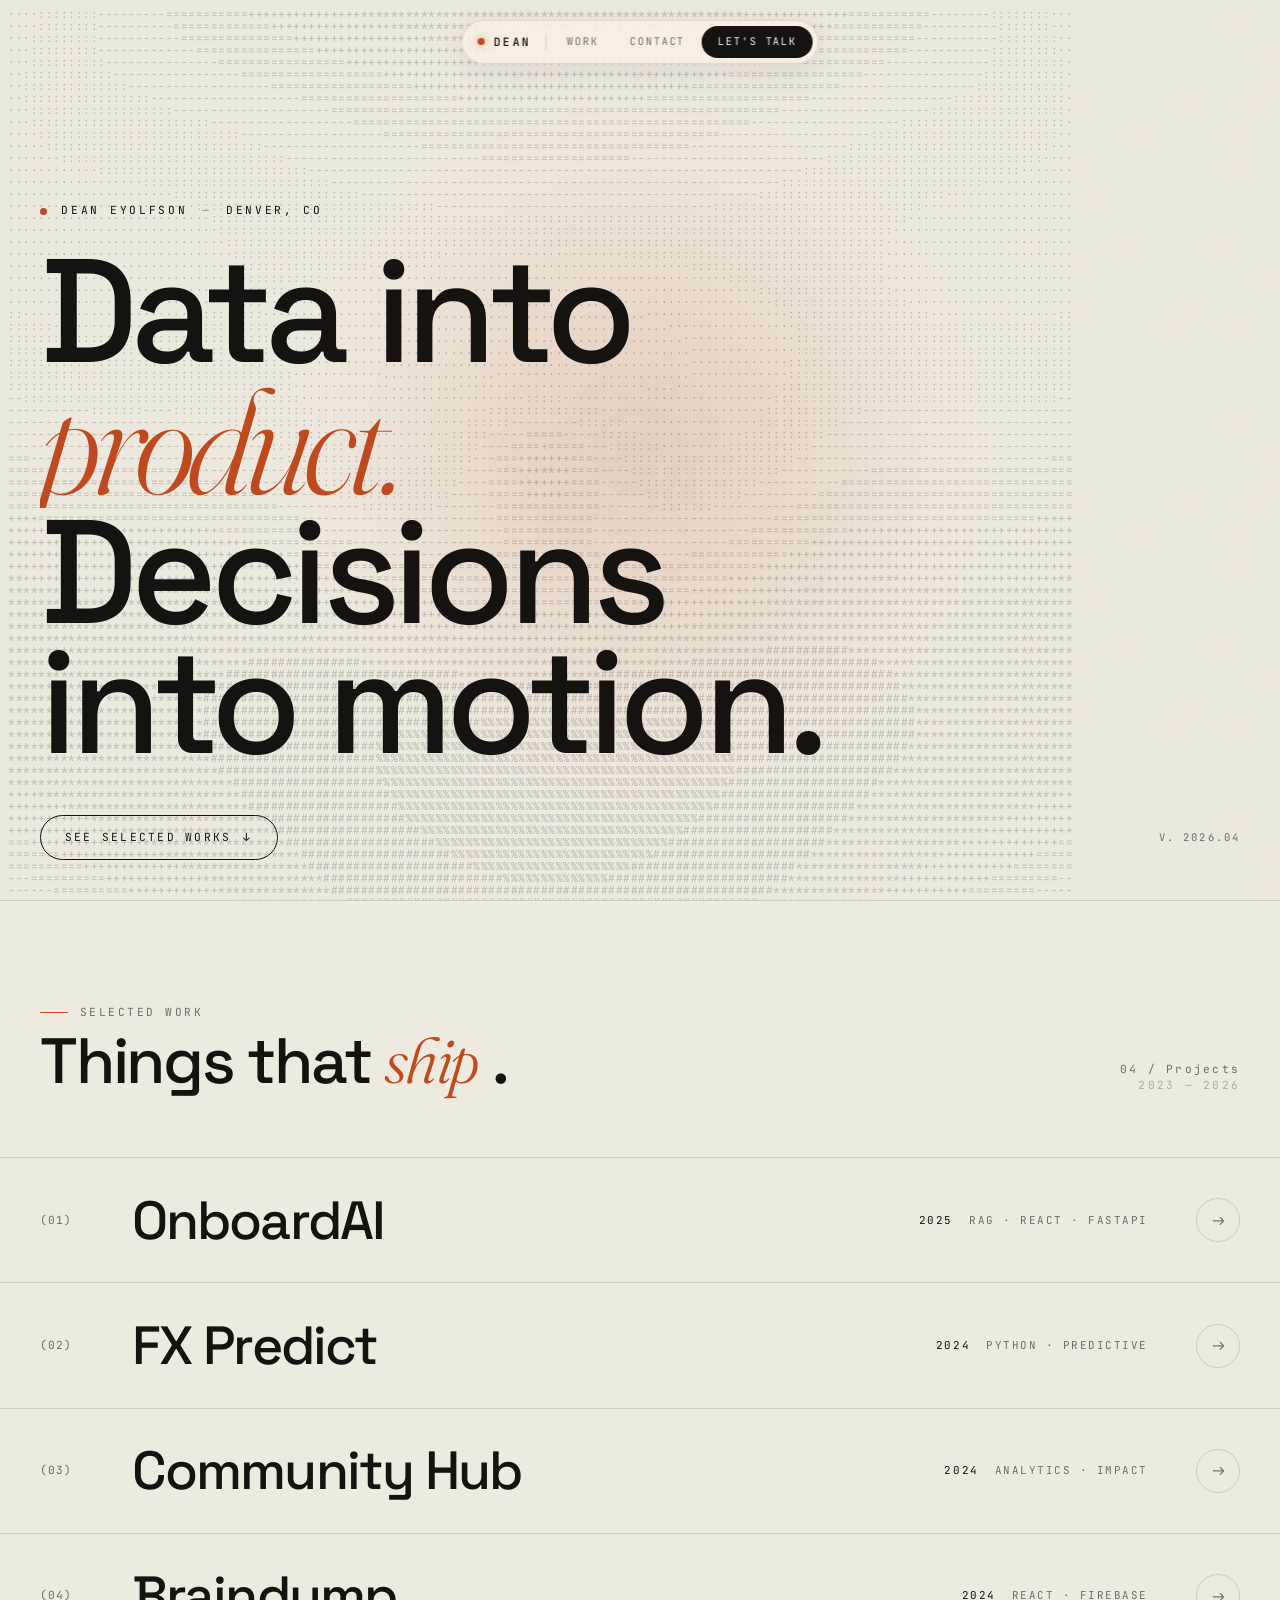
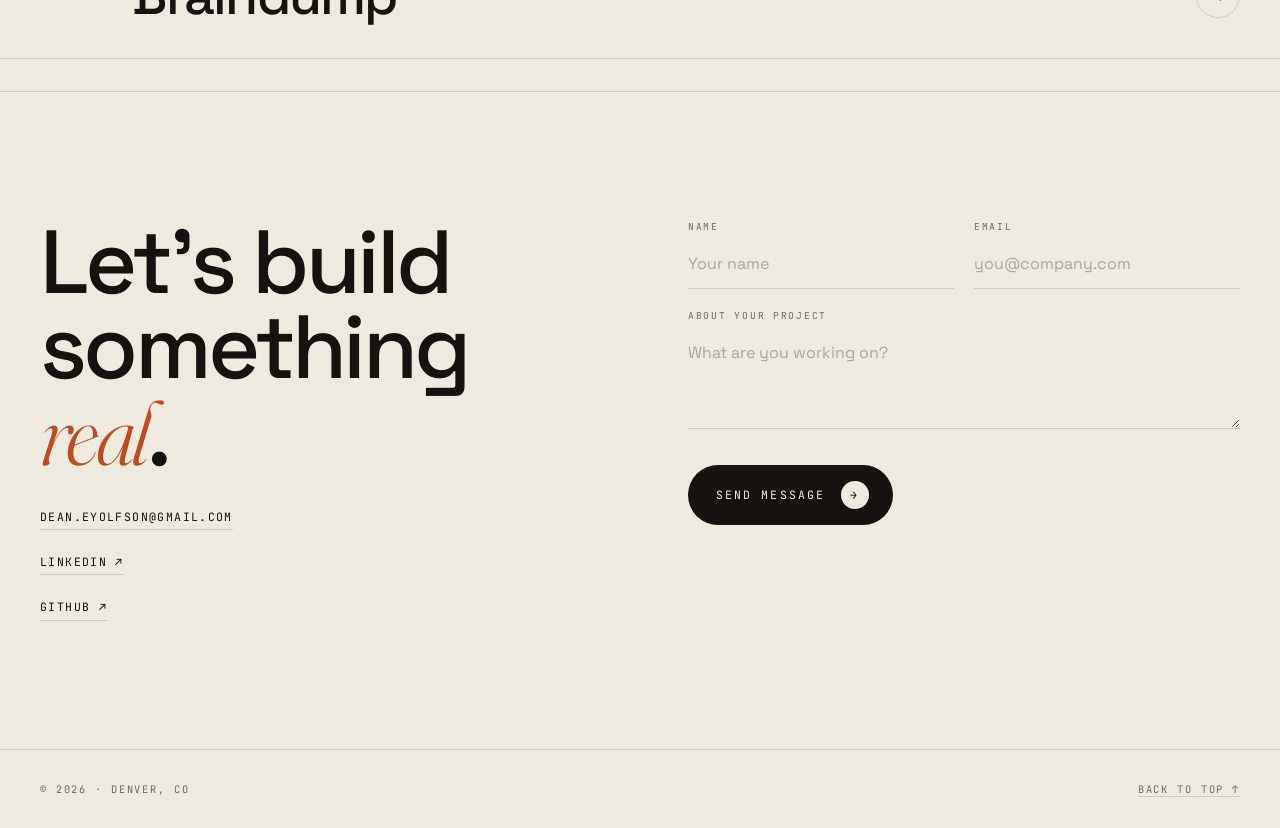
<file: index.html>
<!DOCTYPE html>
<html lang="en">
<head>
<meta charset="UTF-8">
<meta name="viewport" content="width=device-width, initial-scale=1.0">
<title>Dean Eyolfson — Analytics / AI / Product</title>

<!-- PostHog — placeholder key, replace with your project key at deploy -->
<script>
  !function(t,e){var o,n,p,r;e.__SV||(window.posthog=e,e._i=[],e.init=function(i,s,a){function g(t,e){var o=e.split(".");2==o.length&&(t=t[o[0]],e=o[1]),t[e]=function(){t.push([e].concat(Array.prototype.slice.call(arguments,0)))}}(p=t.createElement("script")).type="text/javascript",p.async=!0,p.src=s.api_host+"/static/array.js",(r=t.getElementsByTagName("script")[0]).parentNode.insertBefore(p,r);var u=e;for(void 0!==a?u=e[a]=[]:a="posthog",u.people=u.people||[],u.toString=function(t){var e="posthog";return"posthog"!==a&&(e+="."+a),t||(e+=" (stub)"),e},u.people.toString=function(){return u.toString(1)+".people (stub)"},o="capture identify alias people.set people.set_once set_config register register_once unregister opt_out_capturing has_opted_out_capturing opt_in_capturing reset isFeatureEnabled onFeatureFlags getFeatureFlag getFeatureFlagPayload reloadFeatureFlags group updateEarlyAccessFeatureEnrollment getEarlyAccessFeatures getActiveMatchingSurveys getSurveys getNextSurveyStep".split(" "),n=0;n<o.length;n++)g(u,o[n]);e._i.push([i,s,a])},e.__SV=1)}(document,window.posthog||[]);

  // Replace 'PH_PROJECT_KEY' with your PostHog project API key (public, safe in client)
  posthog.init('phc_nR7MpCmFndMpH3tkWULRqfyoLB4hrwVtb6SiZPTbXK7R', {
    api_host: 'https://us.i.posthog.com',
    person_profiles: 'identified_only',
    session_recording: { maskAllInputs: false },
    capture_pageview: true,
    autocapture: true
  });
</script>

<link rel="preconnect" href="https://fonts.googleapis.com">
<link rel="preconnect" href="https://fonts.gstatic.com" crossorigin>
<link href="https://fonts.googleapis.com/css2?family=Space+Grotesk:wght@300;400;500;600;700&family=Fraunces:ital,opsz,wght@0,9..144,300;0,9..144,400;0,9..144,500;1,9..144,300;1,9..144,400;1,9..144,500&family=JetBrains+Mono:wght@300;400;500&display=swap" rel="stylesheet">
<style>
  :root {
    /* CREAM palette (default per Dean's feedback) */
    --bg: #efeae0;
    --bg-2: #e4ddd0;
    --fg: #15120f;
    --fg-dim: rgba(21,18,15,0.58);
    --fg-faint: rgba(21,18,15,0.14);
    --accent: #c14a1f;         /* warm terracotta/rust */
    --accent-2: #1f4a3d;       /* deep forest — used in nav pattern */
    --accent-3: #d4a84b;       /* golden */
    --glow: rgba(193,74,31,0.32);
    --font-display: 'Space Grotesk', system-ui, sans-serif;
    --font-serif: 'Fraunces', Georgia, serif;
    --font-mono: 'JetBrains Mono', ui-monospace, monospace;
    --edge: 2.5rem;
  }

  *, *::before, *::after { margin:0; padding:0; box-sizing:border-box; }
  html, body { background: var(--bg); color: var(--fg); }
  html { scroll-behavior: smooth; }
  body {
    font-family: var(--font-display);
    font-weight: 400;
    overflow-x: hidden;
    min-height: 100vh;
    -webkit-font-smoothing: antialiased;
    line-height: 1.4;
  }
  a { color: inherit; text-decoration: none; }
  button { font: inherit; color: inherit; background: none; border: 0; cursor: pointer; }
  ::selection { background: var(--accent); color: var(--bg); }

  /* Paper grain */
  body::after {
    content:'';
    position: fixed; inset: 0;
    pointer-events: none;
    z-index: 9999;
    opacity: 0.06;
    mix-blend-mode: multiply;
    background-image: url("data:image/svg+xml,%3Csvg viewBox='0 0 200 200' xmlns='http://www.w3.org/2000/svg'%3E%3Cfilter id='n'%3E%3CfeTurbulence type='fractalNoise' baseFrequency='0.9' numOctaves='3' stitchTiles='stitch'/%3E%3C/filter%3E%3Crect width='100%25' height='100%25' filter='url(%23n)'/%3E%3C/svg%3E");
    background-size: 200px;
  }

  /* ─── NAV — neutral pill, three variants switchable via body[data-nav] ─── */
  .nav {
    position: fixed;
    top: 1.25rem;
    left: 50%;
    transform: translateX(-50%);
    z-index: 500;
    display: flex;
    align-items: center;
    gap: 0.15rem;
    padding: 0.35rem 0.35rem 0.35rem 1rem;
    border-radius: 999px;
    transition: padding .35s ease;
  }

  /* Variant A (default): glassy cream with subtle border */
  body[data-nav="a"] .nav {
    background: rgba(255,246,234,0.72);
    backdrop-filter: blur(18px) saturate(140%);
    -webkit-backdrop-filter: blur(18px) saturate(140%);
    box-shadow:
      0 8px 30px rgba(21,18,15,0.08),
      inset 0 0 0 1px rgba(21,18,15,0.10);
  }
  body[data-nav="a"] .nav__logo { color: var(--fg); border-color: rgba(21,18,15,0.14); }
  body[data-nav="a"] .nav__logo::before { background: var(--accent); box-shadow: 0 0 8px rgba(193,74,31,0.55); }
  body[data-nav="a"] .nav__link { color: var(--fg-dim); }
  body[data-nav="a"] .nav__link:hover { color: var(--fg); background: rgba(21,18,15,0.06); }
  body[data-nav="a"] .nav__cta { color: #fff6ea; background: var(--fg); }
  body[data-nav="a"] .nav__cta:hover { background: var(--accent); }

  /* Variant B: solid ink pill (neutral dark) */
  body[data-nav="b"] .nav {
    background: var(--fg);
    box-shadow: 0 10px 30px rgba(21,18,15,0.18);
  }
  body[data-nav="b"] .nav__logo { color: #fff6ea; border-color: rgba(255,246,234,0.18); }
  body[data-nav="b"] .nav__logo::before { background: var(--accent); box-shadow: 0 0 10px rgba(193,74,31,0.6); }
  body[data-nav="b"] .nav__link { color: rgba(255,246,234,0.68); }
  body[data-nav="b"] .nav__link:hover { color: #fff6ea; background: rgba(255,246,234,0.10); }
  body[data-nav="b"] .nav__cta { color: var(--fg); background: #fff6ea; }
  body[data-nav="b"] .nav__cta:hover { background: var(--accent); color: #fff6ea; }

  /* Variant C: outlined — no fill, just a ring + cream-paper interior */
  body[data-nav="c"] .nav {
    background: transparent;
    box-shadow: inset 0 0 0 1px var(--fg);
  }
  body[data-nav="c"] .nav__logo { color: var(--fg); border-color: rgba(21,18,15,0.2); }
  body[data-nav="c"] .nav__logo::before { background: var(--accent); box-shadow: 0 0 8px rgba(193,74,31,0.55); }
  body[data-nav="c"] .nav__link { color: var(--fg); }
  body[data-nav="c"] .nav__link:hover { color: var(--accent); background: transparent; }
  body[data-nav="c"] .nav__cta { color: #fff6ea; background: var(--fg); }
  body[data-nav="c"] .nav__cta:hover { background: var(--accent); }

  /* Unified logo/link styles — colors come from the variants above */
  .nav__logo {
    font-family: var(--font-mono);
    font-weight: 500;
    font-size: 0.72rem;
    letter-spacing: 0.22em;
    text-transform: uppercase;
    padding-right: 0.85rem;
    margin-right: 0.25rem;
    border-right: 1px solid;
    display: inline-flex; align-items: center; gap: 0.55rem;
  }
  .nav__logo::before{
    content:''; width:7px; height:7px; border-radius:999px;
    animation: pulse 2.4s ease-in-out infinite;
  }
  @keyframes pulse { 0%,100%{ opacity:1 } 50%{ opacity:.35 } }
  .nav__links { display:flex; align-items:center; gap:0.15rem; }
  .nav__link {
    padding: 0.5rem 0.9rem;
    font-family: var(--font-mono);
    font-size: 0.66rem;
    letter-spacing: 0.18em;
    text-transform: uppercase;
    border-radius: 999px;
    transition: color .25s ease, background .25s ease;
  }
  .nav__cta {
    padding: 0.55rem 1rem;
    font-family: var(--font-mono);
    font-size: 0.66rem;
    letter-spacing: 0.18em;
    text-transform: uppercase;
    border-radius: 999px;
    transition: background .25s ease, color .25s ease;
  }

  /* ─── Nav variant switcher ─── */
  .nav-switch {
    position: fixed;
    bottom: 1.25rem; left: 50%;
    transform: translateX(-50%);
    z-index: 600;
    display: flex; gap: 0.3rem;
    padding: 0.3rem;
    border-radius: 999px;
    background: rgba(255,246,234,0.9);
    box-shadow:
      0 8px 24px rgba(21,18,15,0.1),
      inset 0 0 0 1px rgba(21,18,15,0.12);
    backdrop-filter: blur(12px);
    font-family: var(--font-mono);
    font-size: 0.58rem;
    letter-spacing: 0.18em;
    text-transform: uppercase;
  }
  .nav-switch__btn {
    padding: 0.45rem 0.85rem;
    border-radius: 999px;
    color: var(--fg-dim);
    cursor: pointer;
    transition: color .25s, background .25s;
  }
  .nav-switch__btn:hover { color: var(--fg); }
  .nav-switch__btn.is-active { color: #fff6ea; background: var(--fg); }

  /* ─── HERO ─── */
  .hero {
    position: relative;
    min-height: 100svh;
    display: grid;
    grid-template-rows: 1fr auto;
    padding: 7rem var(--edge) 2.5rem;
    overflow: hidden;
    isolation: isolate;
  }
  .hero__bg { position: absolute; inset: 0; z-index: -1; overflow: hidden; }
  .hero__ascii {
    position: absolute; inset: 0;
    font-family: var(--font-mono);
    font-size: 11px; line-height: 12px; letter-spacing: 0.5px;
    color: var(--fg);
    opacity: 0.22;
    white-space: pre;
    pointer-events: none; user-select: none;
    padding: 0.5rem;
  }
  .hero__blob {
    position: absolute;
    width: 55vmax; height: 55vmax;
    top: 50%; left: 50%;
    transform: translate(-50%,-50%);
    background: radial-gradient(circle at 50% 50%, var(--glow), transparent 65%);
    filter: blur(40px);
    opacity: 0.55;
    pointer-events: none;
  }

  .hero__inner {
    position: relative;
    z-index: 2;
    align-self: end;
    display: block;
  }

  /* simpler eyebrow — single-line with subtle separator */
  .hero__eyebrow {
    font-family: var(--font-mono);
    font-size: 0.7rem;
    letter-spacing: 0.24em;
    text-transform: uppercase;
    color: var(--fg);
    margin-bottom: 1.75rem;
    display: inline-flex; align-items: center; gap: 0.9rem;
    opacity: 0;
    animation: fadeIn .9s ease forwards .15s;
  }
  .hero__eyebrow .dot {
    width: 7px; height: 7px; border-radius: 999px;
    background: var(--accent);
  }
  .hero__eyebrow .sep { opacity: .4; }

  .hero__title {
    font-family: var(--font-display);
    font-weight: 500;
    font-size: clamp(3.2rem, 11.5vw, 12rem);
    line-height: 0.88;
    letter-spacing: -0.045em;
    text-wrap: balance;
    max-width: 14ch;
  }
  .hero__title em {
    font-family: var(--font-serif);
    font-style: italic; font-weight: 300;
    color: var(--accent);
  }
  .hero__title .line { display: block; overflow: hidden; }
  .hero__title .line > span {
    display: inline-block;
    transform: translateY(110%);
    animation: riseIn 1s cubic-bezier(.2,.7,.2,1) forwards;
  }
  .hero__title .line:nth-child(1) > span { animation-delay: .25s; }
  .hero__title .line:nth-child(2) > span { animation-delay: .38s; }
  .hero__title .line:nth-child(3) > span { animation-delay: .51s; }
  @keyframes riseIn { from { transform: translateY(110%); } to { transform: translateY(0%); } }
  @keyframes fadeIn { to { opacity: 1; } }

  .hero__foot {
    z-index: 2;
    margin-top: 3rem;
    display: flex;
    justify-content: space-between;
    align-items: center;
    font-family: var(--font-mono);
    font-size: 0.66rem;
    letter-spacing: 0.2em;
    text-transform: uppercase;
    color: var(--fg-dim);
    opacity: 0;
    animation: fadeIn .8s ease forwards 1.2s;
  }

  /* See selected works — inline CTA */
  .hero__cta {
    display: inline-flex;
    align-items: center;
    gap: 0.75rem;
    font-family: var(--font-mono);
    font-size: 0.7rem;
    letter-spacing: 0.2em;
    text-transform: uppercase;
    color: var(--fg);
    padding: 0.85rem 1.5rem 0.85rem 1.5rem;
    border-radius: 999px;
    border: 1px solid var(--fg);
    background: transparent;
    transition: background .3s ease, color .3s ease, transform .4s cubic-bezier(.2,.7,.2,1);
    position: relative;
    overflow: hidden;
  }
  .hero__cta .arrow {
    display: inline-block;
    transition: transform .35s cubic-bezier(.2,.7,.2,1);
  }
  .hero__cta:hover {
    background: var(--fg);
    color: var(--bg);
  }
  .hero__cta:hover .arrow { transform: translateX(4px) rotate(45deg); }

  /* ─── WORK / case bands ─── */
  .work { padding: 6rem 0 2rem; border-top: 1px solid var(--fg-faint); }
  .work__head {
    padding: 0 var(--edge) 4rem;
    display: flex; align-items: flex-end; justify-content: space-between; gap: 3rem;
  }
  .work__eyebrow {
    font-family: var(--font-mono);
    font-size: 0.7rem; letter-spacing: 0.22em; text-transform: uppercase;
    color: var(--fg-dim);
    display: inline-flex; align-items: center; gap: .75rem;
  }
  .work__eyebrow::before { content:''; width:28px; height:1px; background: var(--accent); }
  .work__title {
    font-family: var(--font-display);
    font-weight: 500;
    font-size: clamp(2.2rem, 5vw, 4rem);
    letter-spacing: -0.035em;
    line-height: 1;
    max-width: 16ch;
    margin-top: 0.5rem;
  }
  .work__title em { font-family: var(--font-serif); font-style: italic; font-weight: 300; color: var(--accent); }
  .work__count {
    font-family: var(--font-mono); font-size: 0.7rem;
    letter-spacing: 0.2em; color: var(--fg-dim); text-align: right;
  }

  .work__list { display: flex; flex-direction: column; border-top: 1px solid var(--fg-faint); position: relative; }

  /* Case: collapsed (row) + expanded (on hover) */
  .case {
    position: relative;
    display: block;
    border-bottom: 1px solid var(--fg-faint);
    cursor: pointer;
    transition: background .4s ease;
  }
  .case:hover { background: rgba(21,18,15,0.03); }

  .case__row {
    display: grid;
    grid-template-columns: 60px 1fr auto 60px;
    align-items: center;
    gap: 2rem;
    padding: 2.2rem var(--edge);
  }

  .case__idx {
    font-family: var(--font-mono); font-size: 0.7rem;
    color: var(--fg-dim); letter-spacing: 0.1em;
  }
  .case__title {
    font-family: var(--font-display);
    font-weight: 500;
    font-size: clamp(1.8rem, 4.2vw, 3.5rem);
    letter-spacing: -0.035em;
    line-height: 1;
    color: var(--fg);
    transition: transform .5s cubic-bezier(.2,.7,.2,1);
  }
  .case__title .scramble { display: inline-block; white-space: pre; }

  .case__meta {
    font-family: var(--font-mono); font-size: 0.68rem; letter-spacing: 0.14em;
    color: var(--fg-dim); text-transform: uppercase; text-align: right;
  }
  .case__meta .year { color: var(--fg); margin-right: 1rem; }

  .case__arrow {
    justify-self: end;
    width: 44px; height: 44px;
    border: 1px solid var(--fg-faint);
    border-radius: 999px;
    display: grid; place-items: center;
    color: var(--fg-dim);
    transition: transform .5s cubic-bezier(.2,.7,.2,1), border-color .3s, color .3s, background .3s;
  }
  .case:hover .case__arrow { background: var(--accent); color: #fff6ea; border-color: var(--accent); transform: rotate(-45deg); }
  .case:hover .case__title { transform: translateX(12px); }

  /* Expanded detail panel */
  .case__detail {
    display: grid;
    grid-template-rows: 0fr;
    transition: grid-template-rows .55s cubic-bezier(.2,.7,.2,1);
  }
  .case.is-open .case__detail { grid-template-rows: 1fr; }
  .case__detail-inner {
    overflow: hidden;
  }
  .case__detail-content {
    display: grid;
    grid-template-columns: 60px 1fr 280px;
    gap: 2rem;
    padding: 0 var(--edge) 2.4rem;
    opacity: 0;
    transform: translateY(8px);
    transition: opacity .4s ease .1s, transform .55s cubic-bezier(.2,.7,.2,1) .1s;
  }
  .case.is-open .case__detail-content { opacity: 1; transform: translateY(0); }

  .case__detail-spacer { }

  .case__desc {
    font-family: var(--font-display);
    font-size: clamp(1rem, 1.2vw, 1.15rem);
    line-height: 1.55;
    color: var(--fg);
    max-width: 54ch;
    font-weight: 400;
  }
  /* Outcome: accent bar + mono caps, matches the site's eyebrow vocab */
  .case__outcome {
    margin-top: 1.5rem;
    font-family: var(--font-mono);
    font-size: 0.7rem;
    letter-spacing: 0.14em;
    text-transform: uppercase;
    color: var(--fg);
    line-height: 1.55;
    max-width: 60ch;
    padding-left: 1rem;
    position: relative;
  }
  .case__outcome::before {
    content:'';
    position: absolute;
    left: 0; top: 0.35em; bottom: 0.35em;
    width: 2px;
    background: var(--accent);
  }

  /* Tags: slash-separated mono meta row, no pills */
  .case__tags {
    margin-top: 1.5rem;
    padding-top: 1rem;
    border-top: 1px solid var(--fg-faint);
    display: flex; flex-wrap: wrap;
    align-items: center;
    gap: 0.4rem 0.75rem;
    font-family: var(--font-mono);
    font-size: 0.62rem;
    letter-spacing: 0.18em;
    text-transform: uppercase;
    color: var(--fg-dim);
  }
  .case__tags .tag { color: var(--fg); }
  .case__tags .tag + .tag::before {
    content: '/';
    color: var(--fg-faint);
    margin-right: 0.65rem;
    margin-left: -0.25rem;
    opacity: 0.7;
  }

  /* Aside: simple key/value stack, no dashed boxes */
  .case__aside {
    font-family: var(--font-mono);
    font-size: 0.65rem;
    letter-spacing: 0.14em;
    text-transform: uppercase;
    color: var(--fg-dim);
    display: flex; flex-direction: column;
  }
  .case__aside .row {
    display: grid; grid-template-columns: 70px 1fr; gap: 0.75rem;
    padding: 0.65rem 0;
    border-bottom: 1px solid var(--fg-faint);
  }
  .case__aside .row:first-child { border-top: 1px solid var(--fg-faint); }
  .case__aside .row .k { color: var(--fg-dim); }
  .case__aside .row .v { color: var(--fg); }
  .case__aside .actions {
    margin-top: 1rem;
    display: flex; gap: 0.25rem 1.25rem; flex-wrap: wrap;
    flex-direction: column;
  }
  .case__aside .actions a {
    font-family: var(--font-mono);
    font-size: 0.68rem;
    letter-spacing: 0.14em;
    text-transform: uppercase;
    color: var(--fg);
    padding: 0.15rem 0;
    display: inline-flex; align-items: center; gap: 0.5rem;
    transition: color .25s;
    width: max-content;
    position: relative;
  }
  .case__aside .actions a::after {
    content:''; position: absolute; left: 0; right: 0; bottom: -2px;
    height: 1px; background: var(--fg);
    transform-origin: right;
    transform: scaleX(1);
    transition: transform .4s cubic-bezier(.2,.7,.2,1);
  }
  .case__aside .actions a:hover { color: var(--accent); }
  .case__aside .actions a:hover::after { transform-origin: left; background: var(--accent); }
  .case__aside .actions a .chev { transition: transform .3s; }
  .case__aside .actions a:hover .chev { transform: translateX(3px); }
  .case__aside .actions a.primary .chev { color: var(--accent); }

  /* ─── CONTACT ─── */
  .contact {
    padding: 8rem var(--edge);
    border-top: 1px solid var(--fg-faint);
    display: grid; grid-template-columns: 1fr 1fr; gap: 6rem; align-items: start;
  }
  .contact__title {
    font-family: var(--font-display); font-weight: 500;
    font-size: clamp(2.5rem, 7vw, 6rem);
    letter-spacing: -0.04em; line-height: 0.95;
  }
  .contact__title em { font-family: var(--font-serif); font-style: italic; font-weight: 300; color: var(--accent); }
  .contact__side {
    margin-top: 2rem;
    display: flex; flex-direction: column; gap: 1.5rem;
    font-family: var(--font-mono); font-size: 0.72rem;
    letter-spacing: 0.12em; text-transform: uppercase; color: var(--fg-dim);
  }
  .contact__side a { color: var(--fg); border-bottom: 1px solid var(--fg-faint); padding-bottom: 0.25rem; transition: color .3s, border-color .3s; width: max-content; }
  .contact__side a:hover { color: var(--accent); border-color: var(--accent); }

  .form { display: flex; flex-direction: column; gap: 1.25rem; }
  .field { display: flex; flex-direction: column; gap: 0.4rem; }
  .field label { font-family: var(--font-mono); font-size: 0.6rem; letter-spacing: 0.18em; text-transform: uppercase; color: var(--fg-dim); }
  .field input, .field textarea {
    font-family: var(--font-display); font-size: 1rem; color: var(--fg);
    background: transparent; border: 0;
    border-bottom: 1px solid var(--fg-faint);
    padding: 0.85rem 0; outline: none;
    transition: border-color .3s;
  }
  .field textarea { min-height: 100px; resize: vertical; }
  .field input:focus, .field textarea:focus { border-color: var(--accent); }
  .field input::placeholder, .field textarea::placeholder { color: rgba(21,18,15,0.3); }
  .form__row { display: grid; grid-template-columns: 1fr 1fr; gap: 1.25rem; }
  .form__submit {
    margin-top: 1rem;
    display: inline-flex; align-items: center; gap: 1rem;
    padding: 1rem 1.5rem 1rem 1.75rem;
    background: var(--fg); color: var(--bg);
    border-radius: 999px;
    font-family: var(--font-mono); font-size: 0.72rem;
    letter-spacing: 0.18em; text-transform: uppercase;
    width: max-content;
    transition: background .3s ease, transform .4s cubic-bezier(.2,.7,.2,1);
  }
  .form__submit:hover { background: var(--accent); color: #fff6ea; transform: translateX(6px); }
  .form__submit .dot { width: 28px; height: 28px; border-radius: 999px; background: var(--bg); color: var(--fg); display: grid; place-items: center; }

  .footer {
    padding: 2rem var(--edge);
    display: flex; justify-content: space-between;
    border-top: 1px solid var(--fg-faint);
    font-family: var(--font-mono); font-size: 0.65rem;
    letter-spacing: 0.18em; text-transform: uppercase; color: var(--fg-dim);
  }

  /* Tweaks panel */
  .tweaks {
    position: fixed; bottom: 1.5rem; right: 1.5rem; z-index: 800;
    background: #fff6ea;
    border: 1px solid var(--fg-faint);
    box-shadow: 0 10px 40px rgba(21,18,15,0.15);
    border-radius: 14px;
    padding: 1rem 1.1rem;
    display: none;
    flex-direction: column; gap: 0.9rem;
    width: 240px;
    color: var(--fg);
    font-family: var(--font-mono);
    font-size: 0.65rem; letter-spacing: 0.08em;
  }
  .tweaks.is-open { display: flex; }
  .tweaks__title { display:flex; justify-content: space-between; align-items:center; text-transform: uppercase; letter-spacing: 0.2em; color: var(--fg-dim); }
  .tweaks__row { display: flex; flex-direction: column; gap: 0.4rem; }
  .tweaks__row > label { color: var(--fg-dim); text-transform: uppercase; letter-spacing: 0.18em; font-size: 0.58rem; }
  .tweaks__btns { display: flex; gap: 0.3rem; flex-wrap: wrap; }
  .tweaks__btn {
    padding: 0.4rem 0.55rem;
    border: 1px solid var(--fg-faint);
    border-radius: 999px;
    font-size: 0.6rem; text-transform: uppercase; letter-spacing: 0.12em;
    color: var(--fg-dim);
    transition: all .2s;
  }
  .tweaks__btn.is-active { border-color: var(--accent); color: var(--accent); background: rgba(193,74,31,0.08); }
  .tweaks__btn:hover { color: var(--fg); }

  /* Hero bg variants */
  body:not([data-bg="ascii"]) .hero__ascii { display: none; }
  body[data-bg="blob"] .hero__blob { opacity: 0.85; }
  body[data-bg="none"] .hero__blob { display:none; }

  @media (max-width: 900px) {
    :root { --edge: 1.25rem; }
    .nav { padding: 0.3rem 0.3rem 0.3rem 0.9rem; }
    .nav__links .nav__link:not(.nav__cta) { display: none; }
    .hero { padding-top: 6rem; }
    .hero__foot { flex-direction: column; gap: 1.25rem; align-items: flex-start; }
    .work__head { flex-direction: column; align-items: flex-start; }
    .case__row {
      grid-template-columns: 40px 1fr auto;
      grid-template-areas: "idx title arrow" "meta meta meta";
      row-gap: 0.75rem;
      padding: 1.75rem 1.25rem;
    }
    .case__idx { grid-area: idx; }
    .case__title { grid-area: title; }
    .case__arrow { grid-area: arrow; }
    .case__meta { grid-area: meta; text-align:left; }
    .case__detail-content {
      grid-template-columns: 1fr;
      padding: 0 1.25rem 2rem;
    }
    .contact { grid-template-columns: 1fr; gap: 3rem; padding: 5rem 1.25rem; }
    .form__row { grid-template-columns: 1fr; }
  }
</style>
</head>
<body data-bg="ascii" data-nav="a">

<nav class="nav" id="nav">
  <a href="#" class="nav__logo">Dean</a>
  <div class="nav__links">
    <a href="#work" class="nav__link">Work</a>
    <a href="#contact" class="nav__link">Contact</a>
    <a href="#contact" class="nav__cta">Let's Talk</a>
  </div>
</nav>



<section class="hero" id="top">
  <div class="hero__bg">
    <div class="hero__blob" id="heroBlob"></div>
    <pre class="hero__ascii" id="heroAscii"></pre>
  </div>

  <div class="hero__inner">
    <div class="hero__eyebrow">
      <span class="dot"></span>
      <span>Dean Eyolfson</span>
      <span class="sep">—</span>
      <span>Denver, CO</span>
    </div>
    <h1 class="hero__title">
      <span class="line"><span>Data into</span></span>
      <span class="line"><span><em>product.</em></span></span>
      <span class="line"><span>Decisions into motion.</span></span>
    </h1>
  </div>

  <div class="hero__foot">
    <a href="#work" class="hero__cta">
      See selected works <span class="arrow">↓</span>
    </a>
    <span>v. 2026.04</span>
  </div>
</section>

<section class="work" id="work">
  <div class="work__head">
    <div>
      <div class="work__eyebrow">Selected Work</div>
      <h2 class="work__title">Things that <em>ship</em>&nbsp;.</h2>
    </div>
    <div class="work__count">04 / Projects<br><span style="opacity:.5">2023 — 2026</span></div>
  </div>

  <div class="work__list" id="workList">

    <article class="case" data-case>
      <div class="case__row">
        <span class="case__idx">(01)</span>
        <span class="case__title"><span class="scramble" data-text="OnboardAI">OnboardAI</span></span>
        <span class="case__meta"><span class="year">2025</span>RAG · React · FastAPI</span>
        <span class="case__arrow" aria-hidden="true">→</span>
      </div>
      <div class="case__detail">
        <div class="case__detail-inner"><div class="case__detail-content">
          <div class="case__detail-spacer"></div>
          <div>
            <p class="case__desc">A RAG-powered knowledge app. Organizations upload internal documents; employees get instant, cited answers through an AI chat interface. Built to collapse onboarding ramp-up and break down information silos.</p>
            <div class="case__outcome">Reduces time-to-answer for internal knowledge from hours to seconds.</div>
            <div class="case__tags">
              <span class="tag">React</span><span class="tag">FastAPI</span>
              <span class="tag">ChromaDB</span><span class="tag">OpenAI</span>
              <span class="tag">RAG</span>
            </div>
          </div>
          <aside class="case__aside">
            <div class="row"><span class="k">Role</span><span class="v">Design · Build</span></div>
            <div class="row"><span class="k">Year</span><span class="v">2025</span></div>
            <div class="row"><span class="k">Stack</span><span class="v">React · FastAPI · Chroma</span></div>
            <div class="actions">
              <a href="https://onboard-ai-gold.vercel.app/" target="_blank" rel="noopener" class="primary">Visit live app <span class="chev">↗</span></a>
              <a href="case-studies/onboardai.html">Read case study <span class="chev">→</span></a>
            </div>
          </aside>
        </div></div>
      </div>
    </article>

    <article class="case" data-case>
      <div class="case__row">
        <span class="case__idx">(02)</span>
        <span class="case__title"><span class="scramble" data-text="FX Predict">FX Predict</span></span>
        <span class="case__meta"><span class="year">2024</span>Python · Predictive</span>
        <span class="case__arrow" aria-hidden="true">→</span>
      </div>
      <div class="case__detail">
        <div class="case__detail-inner"><div class="case__detail-content">
          <div class="case__detail-spacer"></div>
          <div>
            <p class="case__desc">Identifying customers with clockwork transaction patterns in money-transfer data to trigger proactive outreach. CV-based segmentation, LTV analysis, and a production-ready email trigger list.</p>
            <div class="case__outcome">Surfaced high-value retention targets from raw transaction data.</div>
            <div class="case__tags">
              <span class="tag">Python</span><span class="tag">Predictive Modeling</span>
              <span class="tag">LTV Analysis</span><span class="tag">Segmentation</span>
            </div>
          </div>
          <aside class="case__aside">
            <div class="row"><span class="k">Role</span><span class="v">Analytics · Modeling</span></div>
            <div class="row"><span class="k">Year</span><span class="v">2024</span></div>
            <div class="row"><span class="k">Stack</span><span class="v">Python · Pandas · scikit-learn</span></div>
            <div class="actions">
              <a href="case-studies/fx-predict.html">Read case study <span class="chev">→</span></a>
            </div>
          </aside>
        </div></div>
      </div>
    </article>

    <article class="case" data-case>
      <div class="case__row">
        <span class="case__idx">(03)</span>
        <span class="case__title"><span class="scramble" data-text="Community Hub">Community Hub</span></span>
        <span class="case__meta"><span class="year">2024</span>Analytics · Impact</span>
        <span class="case__arrow" aria-hidden="true">→</span>
      </div>
      <div class="case__detail">
        <div class="case__detail-inner"><div class="case__detail-content">
          <div class="case__detail-spacer"></div>
          <div>
            <p class="case__desc">Full analytics and economic modeling suite for a mixed-use development — coffee shop, makerspace, library, and gallery. Visitor journey funnels, impact projections, job creation metrics, and 5-year financial proformas.</p>
            <div class="case__outcome">Built the data package for a successful city grant application.</div>
            <div class="case__tags">
              <span class="tag">Jupyter</span><span class="tag">Python</span>
              <span class="tag">Grant Reporting</span><span class="tag">Economic Impact</span>
            </div>
          </div>
          <aside class="case__aside">
            <div class="row"><span class="k">Role</span><span class="v">Lead Analyst</span></div>
            <div class="row"><span class="k">Year</span><span class="v">2024</span></div>
            <div class="row"><span class="k">Stack</span><span class="v">Jupyter · Python</span></div>
            <div class="actions">
              <a href="case-studies/community-hub.html">Read case study <span class="chev">→</span></a>
            </div>
          </aside>
        </div></div>
      </div>
    </article>

    <article class="case" data-case>
      <div class="case__row">
        <span class="case__idx">(04)</span>
        <span class="case__title"><span class="scramble" data-text="Braindump">Braindump</span></span>
        <span class="case__meta"><span class="year">2024</span>React · Firebase</span>
        <span class="case__arrow" aria-hidden="true">→</span>
      </div>
      <div class="case__detail">
        <div class="case__detail-inner"><div class="case__detail-content">
          <div class="case__detail-spacer"></div>
          <div>
            <p class="case__desc">A web app that converts mental overwhelm into a single prioritized action. Built with React and Firebase, deployed to Vercel. Designed to cut through noise and give you one clear next step.</p>
            <div class="case__outcome">Live product — shipped and deployed to production.</div>
            <div class="case__tags">
              <span class="tag">React</span><span class="tag">Firebase</span>
              <span class="tag">Vercel</span><span class="tag">Product Design</span>
            </div>
          </div>
          <aside class="case__aside">
            <div class="row"><span class="k">Role</span><span class="v">Design · Build</span></div>
            <div class="row"><span class="k">Year</span><span class="v">2024</span></div>
            <div class="row"><span class="k">Stack</span><span class="v">React · Firebase · Vercel</span></div>
            <div class="actions">
              <a href="https://braindump-mu-kohl.vercel.app/" target="_blank" rel="noopener" class="primary">Visit live app <span class="chev">↗</span></a>
              <a href="case-studies/braindump.html">Read case study <span class="chev">→</span></a>
            </div>
          </aside>
        </div></div>
      </div>
    </article>

  </div>
</section>

<section class="contact" id="contact">
  <div>
    <h2 class="contact__title">Let's build<br>something<br><em>real</em>.</h2>
    <div class="contact__side">
      <a href="mailto:dean.eyolfson@gmail.com">dean.eyolfson@gmail.com</a>
      <a href="https://www.linkedin.com/in/dean-eyolfson-993a1a171/" target="_blank" rel="noopener">LinkedIn ↗</a>
      <a href="https://github.com/d3andong" target="_blank" rel="noopener">GitHub ↗</a>
    </div>
  </div>
  <form class="form" id="form" action="https://formspree.io/f/myknlqyj" method="POST">
    <div class="form__row">
      <div class="field">
        <label for="name">Name</label>
        <input id="name" name="name" type="text" placeholder="Your name" required>
      </div>
      <div class="field">
        <label for="email">Email</label>
        <input id="email" name="email" type="email" placeholder="you@company.com" required>
      </div>
    </div>
    <div class="field">
      <label for="message">About your project</label>
      <textarea id="message" name="message" placeholder="What are you working on?" required></textarea>
    </div>
    <button class="form__submit" type="submit">Send message <span class="dot">→</span></button>
  </form>
</section>

<footer class="footer">
  <span>© 2026 · Denver, CO</span>
  <span><a href="#top" style="border-bottom:1px solid var(--fg-faint)">Back to top ↑</a></span>
</footer>

<div style="display:none" id="tweaks"><button id="tweaksClose" style="display:none"></button></div>

<script>

/* ASCII flow field */
(function(){
  const el = document.getElementById('heroAscii');
  const hero = document.querySelector('.hero');
  if (!el || !hero) return;
  // ascii_field_engaged — accumulate mousemove time, idle gaps >1500ms excluded
  let engagedTotalMs = 0;
  let engagedLastMove = null;
  let engagedFired = false;
  const CHARS = ' .·:-=+*#%@';
  let cols=0, rows=0, mouseX=0.5, mouseY=0.5, scroll=0;
  function measure(){
    cols = Math.max(1, Math.min(220, Math.floor(hero.clientWidth / 9)));
    rows = Math.max(1, Math.min(140, Math.floor(hero.clientHeight / 12)));
  }
  let raf;
  let lastT = 0;
  function frame(t){
    // Throttle to ~30fps to keep the page responsive
    if (t - lastT < 33) { raf = requestAnimationFrame(frame); return; }
    lastT = t;
    t *= 0.001;
    const parts = new Array(rows);
    const mx = mouseX*cols, my = mouseY*rows;
    for (let y=0; y<rows; y++){
      let line = '';
      for (let x=0; x<cols; x++){
        const dx=(x-cols*0.5)/cols, dy=(y-rows*0.5)/rows;
        const v=Math.sin(dx*6+t*0.9)+Math.cos(dy*5-t*0.8)+Math.sin((dx*dx+dy*dy)*10-t);
        const mdx=(x-mx)/cols, mdy=(y-my)/rows;
        const md=Math.sqrt(mdx*mdx+mdy*mdy);
        const ripple=Math.cos(md*14-t*3)*Math.exp(-md*4);
        const s=Math.sin(dy*8+scroll*0.002);
        const n=(v*0.35+ripple*0.7+s*0.15+1)/2;
        const i=Math.max(0,Math.min(CHARS.length-1,Math.floor(n*CHARS.length)));
        line += CHARS[i];
      }
      parts[y] = line;
    }
    el.textContent = parts.join('\n');
    raf = requestAnimationFrame(frame);
  }
  function start(){ measure(); cancelAnimationFrame(raf); raf=requestAnimationFrame(frame); }
  window.addEventListener('resize', start);
  window.addEventListener('mousemove', (e)=>{
    const r = hero.getBoundingClientRect();
    mouseX = Math.max(0,Math.min(1,(e.clientX-r.left)/r.width));
    mouseY = Math.max(0,Math.min(1,(e.clientY-r.top)/r.height));
    const now = performance.now();
    if (engagedLastMove === null || now - engagedLastMove > 1500) {
      engagedLastMove = now;
    } else {
      engagedTotalMs += now - engagedLastMove;
      engagedLastMove = now;
    }
  });
  window.addEventListener('scroll', ()=>{ scroll = window.scrollY; });
  function flushEngaged(){
    if (engagedFired) return;
    if (engagedTotalMs < 250) return;
    engagedFired = true;
    if (window.posthog && posthog.capture) {
      try { posthog.capture('ascii_field_engaged', { duration_ms: Math.round(engagedTotalMs) }); } catch (_) {}
    }
  }
  window.addEventListener('beforeunload', flushEngaged);
  window.addEventListener('pagehide', flushEngaged);
  start();
})();

/* Hero blob cursor lag */
(function(){
  const blob = document.getElementById('heroBlob');
  if (!blob) return;
  let tx=0, ty=0, cx=0, cy=0;
  window.addEventListener('mousemove', (e)=>{
    tx = (e.clientX/window.innerWidth - 0.5)*60;
    ty = (e.clientY/window.innerHeight - 0.5)*60;
  });
  function tick(){
    cx += (tx-cx)*0.05; cy += (ty-cy)*0.05;
    blob.style.transform = `translate(calc(-50% + ${cx}px), calc(-50% + ${cy}px))`;
    requestAnimationFrame(tick);
  }
  tick();
})();

/* Shared slug helper — single source of truth for case_slug across events.
   Derives from .scramble[data-text] to stay stable during the scramble
   animation (textContent is randomized mid-hover). */
function getCaseSlug(caseEl){
  if (!caseEl) return 'unknown';
  var dataVal = caseEl.getAttribute('data-case');
  if (dataVal && dataVal !== '' && dataVal !== 'true') {
    return dataVal.toLowerCase().trim();
  }
  var scrambleEl = caseEl.querySelector('.scramble');
  var titleText = scrambleEl && scrambleEl.dataset && scrambleEl.dataset.text;
  if (!titleText) {
    var titleEl = caseEl.querySelector('.case__title');
    if (titleEl) titleText = titleEl.textContent;
  }
  if (titleText) {
    return titleText.toLowerCase().trim()
      .replace(/[^a-z0-9]+/g, '-')
      .replace(/^-+|-+$/g, '');
  }
  return 'unknown';
}

/* Case cards: hover to expand + scramble on title */
(function(){
  const cases = document.querySelectorAll('[data-case]');
  const ALPHA = '!<>-_\\/[]{}—=+*^?#________';
  const openedSlugs = new Set();
  function scramble(el){
    const text = el.dataset.text;
    let frame = 0;
    const len = text.length;
    clearInterval(el._iv);
    el._iv = setInterval(()=>{
      let out = '';
      for (let i=0;i<len;i++){
        if (i<frame) out += text[i];
        else if (text[i]===' ') out += ' ';
        else out += ALPHA[Math.floor(Math.random()*ALPHA.length)];
      }
      el.textContent = out;
      frame += 0.5;
      if (frame >= len) { el.textContent = text; clearInterval(el._iv); }
    }, 30);
  }

  let hoverTimer;
  cases.forEach(c=>{
    const scrambleEl = c.querySelector('.scramble');
    const title = c.querySelector('.case__title');

    c.addEventListener('mouseenter', ()=>{
      clearTimeout(hoverTimer);
      // close any other open cards
      cases.forEach(x => { if (x !== c) x.classList.remove('is-open'); });
      c.classList.add('is-open');
      if (scrambleEl) scramble(scrambleEl);
      const slug = getCaseSlug(c);
      if (!openedSlugs.has(slug)) {
        openedSlugs.add(slug);
        if (window.posthog && posthog.capture) {
          try { posthog.capture('case_study_opened', { case_slug: slug }); } catch (_) {}
        }
      }
    });
    c.addEventListener('mouseleave', ()=>{
      hoverTimer = setTimeout(()=>{ c.classList.remove('is-open'); }, 150);
    });

    c.addEventListener('mousemove', (e)=>{
      const row = c.querySelector('.case__row');
      const r = row.getBoundingClientRect();
      // Only tilt title on the row itself
      if (e.clientY > r.bottom) { title.style.transform=''; return; }
      const dx = (e.clientX-r.left)/r.width - 0.5;
      const dy = (e.clientY-r.top)/r.height - 0.5;
      title.style.transform = `translateX(${12+dx*10}px) rotateX(${-dy*3}deg) rotateY(${dx*5}deg)`;
    });
    c.addEventListener('mouseleave', ()=>{ title.style.transform=''; });
  });
})();

/* Whole-card click → route to the card's case-study page */
(function(){
  document.querySelectorAll('[data-case]').forEach(function(card){
    card.addEventListener('click', function(e){
      if (e.target.closest('a')) return;
      if (e.target.closest('[data-no-card-click]')) return;
      var link = card.querySelector('.case__aside .actions a:not(.primary)');
      if (link && link.getAttribute('href')) {
        var slug = getCaseSlug(card);
        if (window.posthog && posthog.capture) {
          try { posthog.capture('case_study_clicked_through', { case_slug: slug, trigger: 'card' }); } catch (_) {}
        }
        window.location.href = link.href;
      }
    });
  });
})();

/* Case aside anchor tracking — case_study_clicked_through (link) + live_app_clicked */
(function(){
  document.querySelectorAll('.case__aside .actions a:not(.primary)').forEach(function(anchor){
    anchor.addEventListener('click', function(){
      var caseEl = anchor.closest('.case');
      var slug = getCaseSlug(caseEl);
      if (window.posthog && posthog.capture) {
        try { posthog.capture('case_study_clicked_through', { case_slug: slug, trigger: 'link' }); } catch (_) {}
      }
    });
  });
  document.querySelectorAll('.case__aside .actions a.primary').forEach(function(anchor){
    anchor.addEventListener('click', function(){
      var caseEl = anchor.closest('.case');
      var slug = getCaseSlug(caseEl);
      if (window.posthog && posthog.capture) {
        try { posthog.capture('live_app_clicked', { case_slug: slug, url: anchor.href }); } catch (_) {}
      }
    });
  });
})();

/* Contact form */
(function(){
  const form = document.getElementById('form');
  if (!form) return;
  form.addEventListener('submit', function(e){
    e.preventDefault();
    const data = new FormData(form);
    fetch(form.action, { method:'POST', body: data, headers:{ 'Accept':'application/json' } })
      .then(r=>{
        if (r.ok){
          form.innerHTML = '<p style="font-family:var(--font-serif);font-style:italic;font-size:1.6rem;color:var(--accent)">Thanks — I\u2019ll be in touch within 24 hours.</p>';
        }
      }).catch(()=>{ window.location.href = 'mailto:dean.eyolfson@gmail.com'; });
  });
})();

/* Reveal on scroll */
(function(){
  const els = document.querySelectorAll('.case, .work__title, .work__count, .contact__title, .contact__side, .form');
  els.forEach(el=>{ el.style.opacity='0'; el.style.transform='translateY(24px)'; el.style.transition='opacity .8s cubic-bezier(.2,.7,.2,1), transform .8s cubic-bezier(.2,.7,.2,1)'; });
  const obs = new IntersectionObserver((entries)=>{
    entries.forEach((e,i)=>{
      if (e.isIntersecting){
        setTimeout(()=>{ e.target.style.opacity='1'; e.target.style.transform='translateY(0)'; }, i*60);
        obs.unobserve(e.target);
      }
    });
  }, { threshold: 0.1, rootMargin: '0px 0px -60px 0px' });
  els.forEach(el=>obs.observe(el));
})();

/* Tweaks */
(function(){
  const DEFAULTS = /*EDITMODE-BEGIN*/{
    "bg": "ascii"
  }/*EDITMODE-END*/;
  const body = document.body;
  Object.keys(DEFAULTS).forEach(k => body.setAttribute('data-'+k, DEFAULTS[k]));
  const panel = document.getElementById('tweaks');
  const closeBtn = document.getElementById('tweaksClose');
  function syncActive(){
    panel.querySelectorAll('[data-tweak]').forEach(row=>{
      const key = row.dataset.tweak;
      const cur = body.getAttribute('data-'+key);
      row.querySelectorAll('.tweaks__btn').forEach(b=>{
        b.classList.toggle('is-active', b.dataset.v === cur);
      });
    });
  }
  panel.addEventListener('click', (e)=>{
    const b = e.target.closest('.tweaks__btn');
    if (!b) return;
    const row = b.closest('[data-tweak]');
    const key = row.dataset.tweak;
    const v = b.dataset.v;
    body.setAttribute('data-'+key, v);
    DEFAULTS[key] = v;
    window.parent.postMessage({ type:'__edit_mode_set_keys', edits: { [key]: v }}, '*');
    syncActive();
  });
  closeBtn.addEventListener('click', ()=>{ panel.classList.remove('is-open'); });
  window.addEventListener('message', (ev)=>{
    const d = ev.data || {};
    if (d.type === '__activate_edit_mode')   panel.classList.add('is-open');
    if (d.type === '__deactivate_edit_mode') panel.classList.remove('is-open');
  });
  window.parent.postMessage({ type: '__edit_mode_available' }, '*');
  syncActive();
})();
</script>
</body>
</html>
</file>
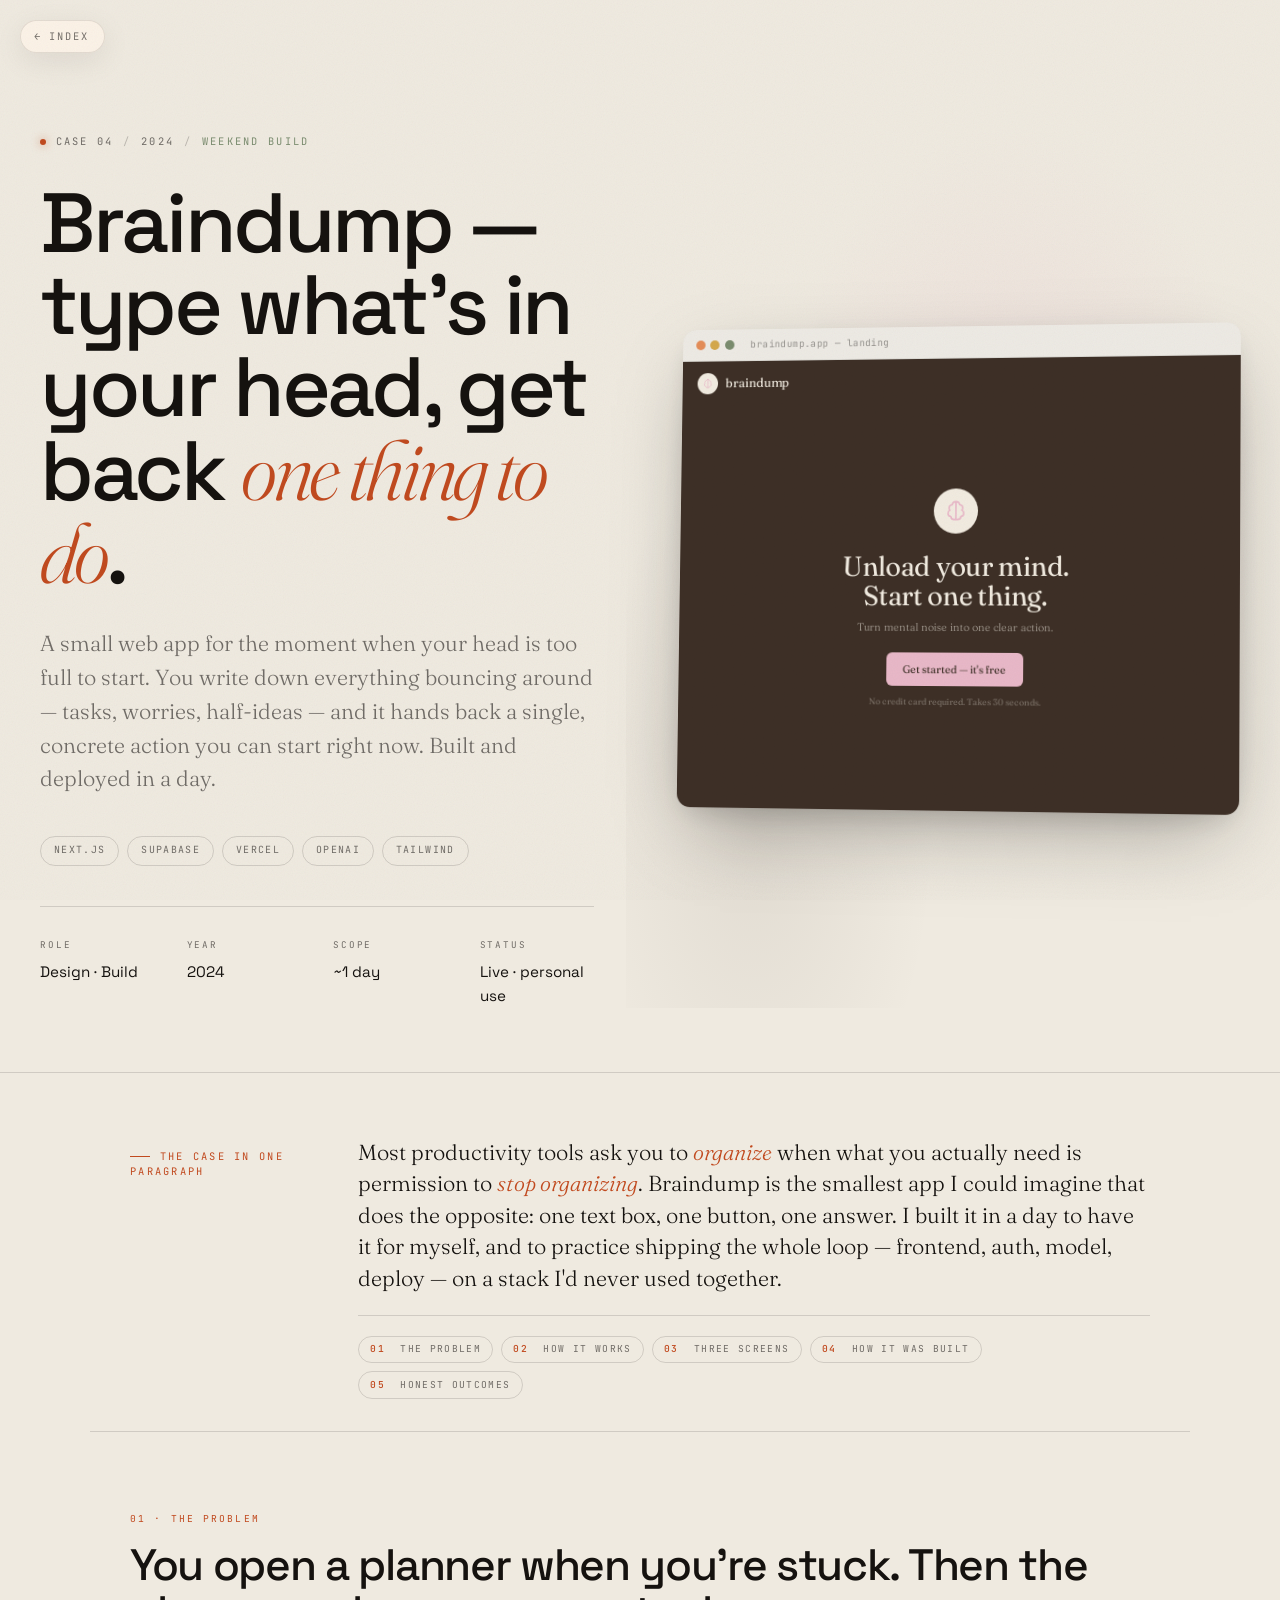
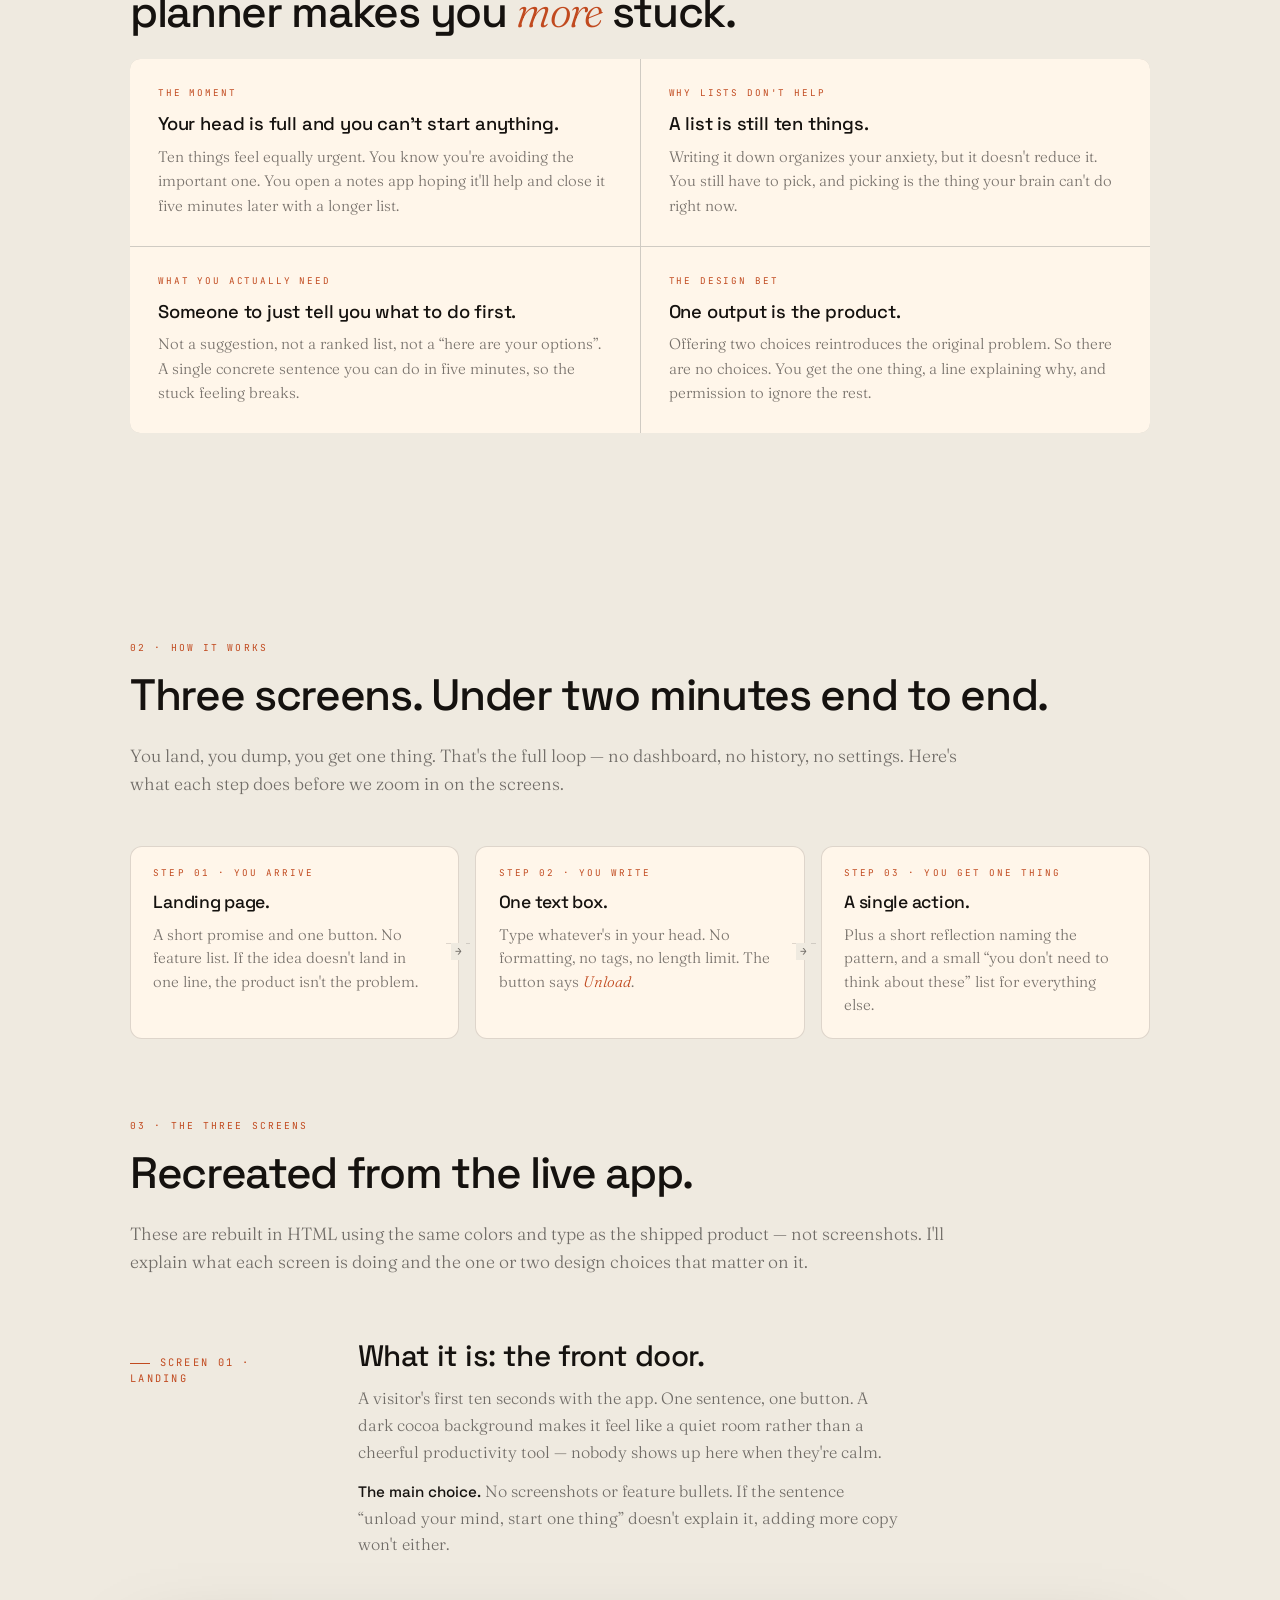
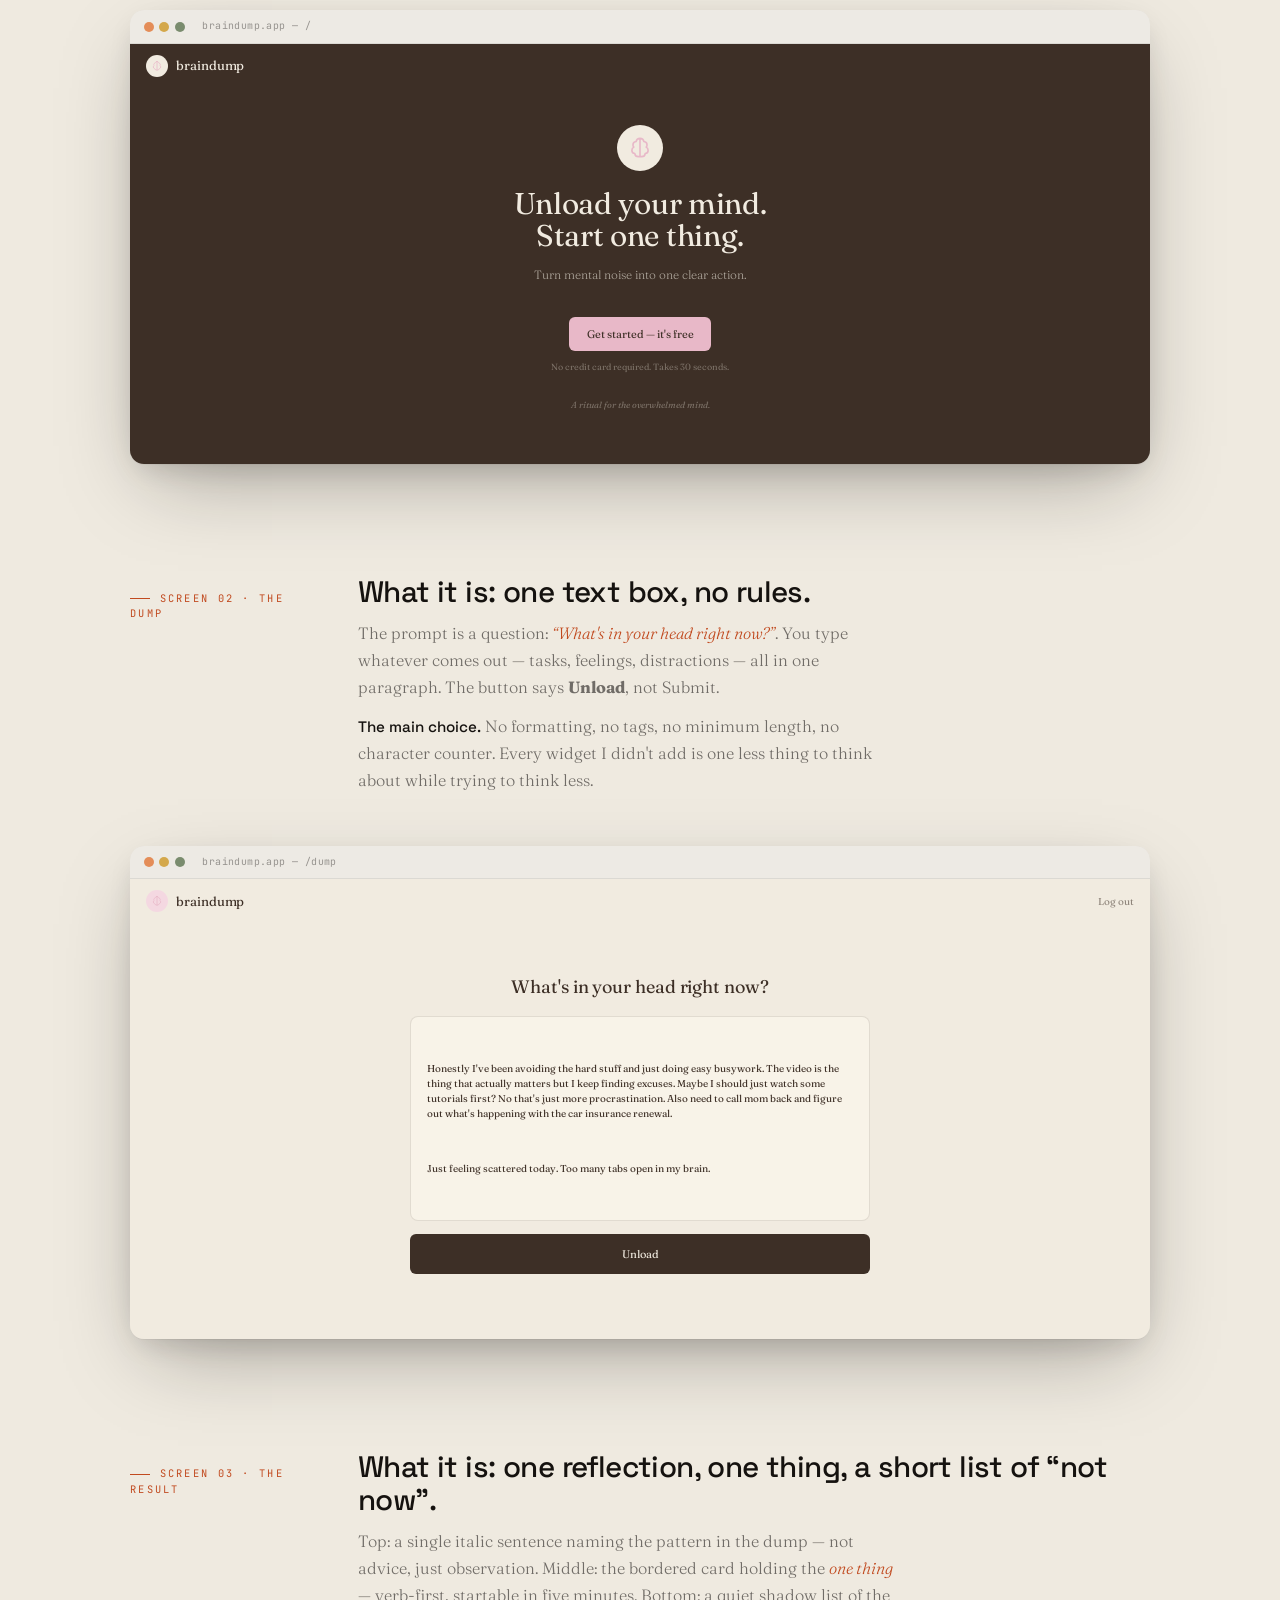
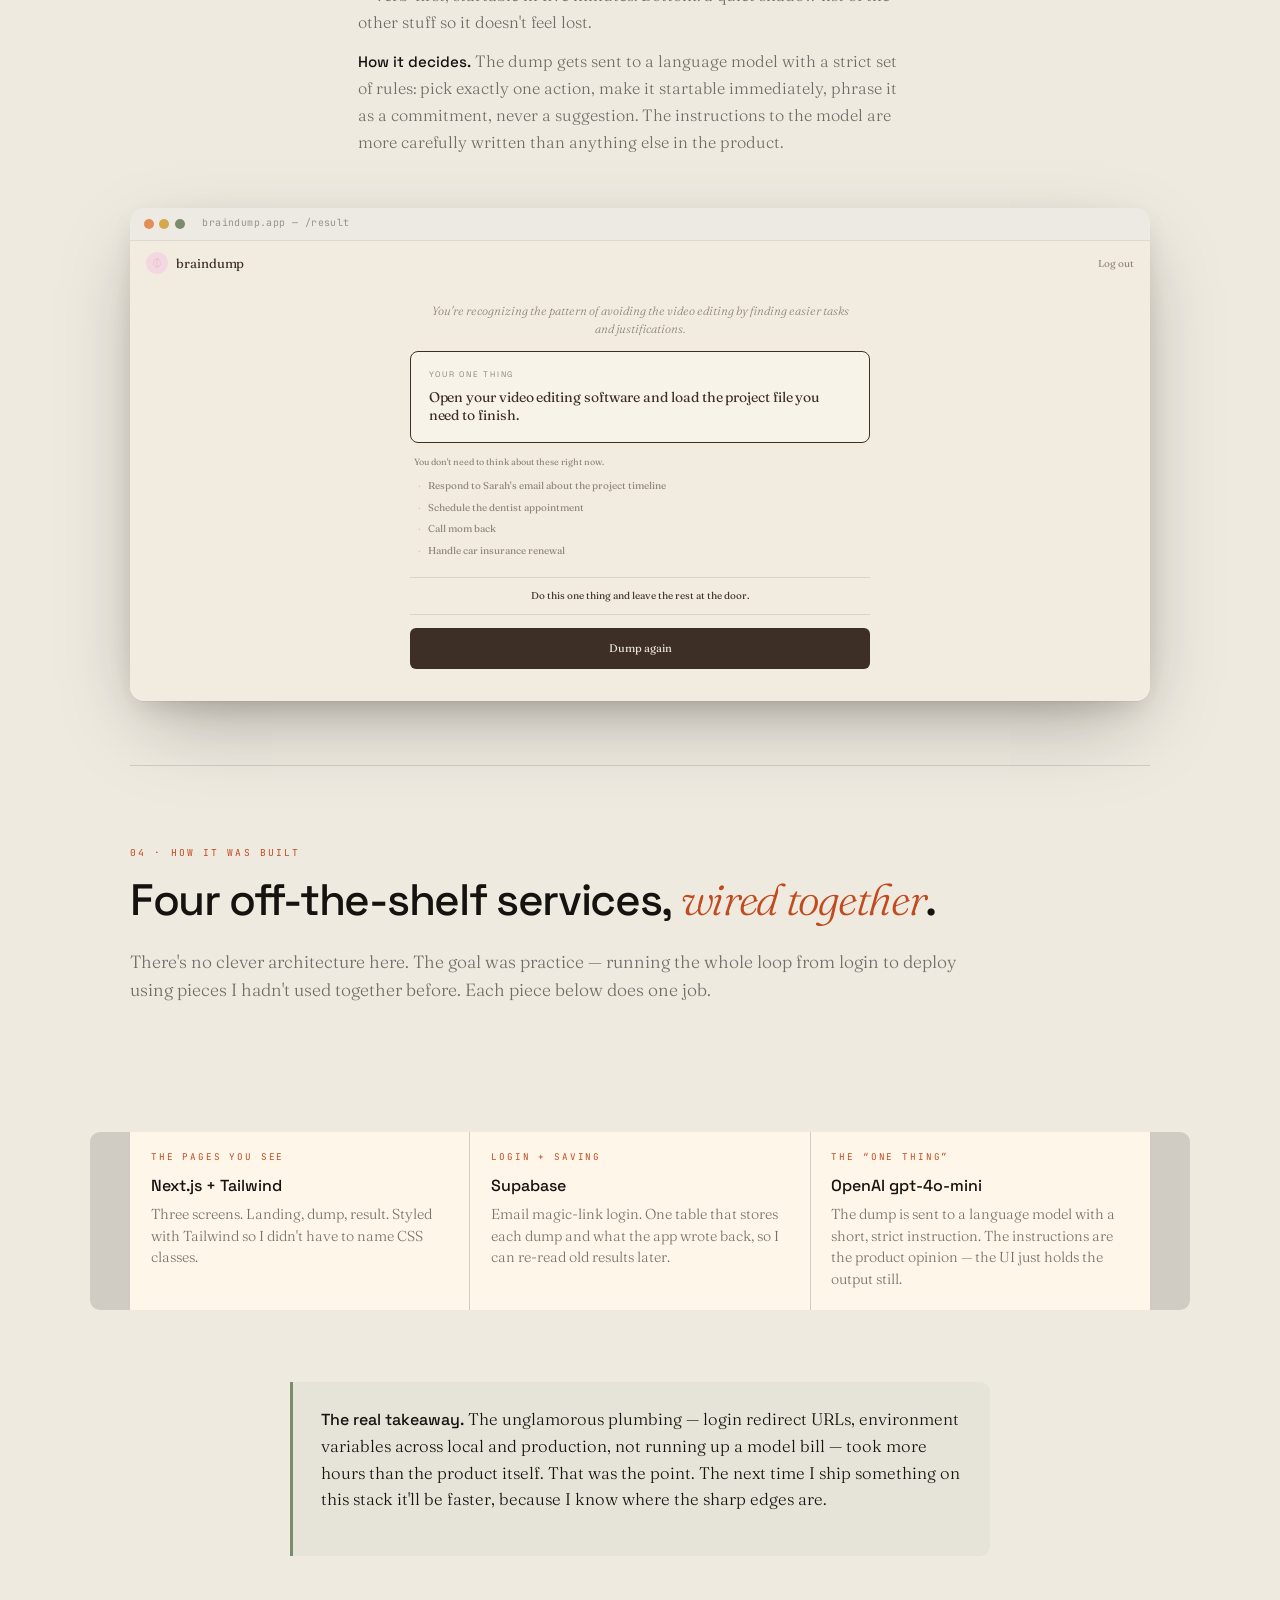
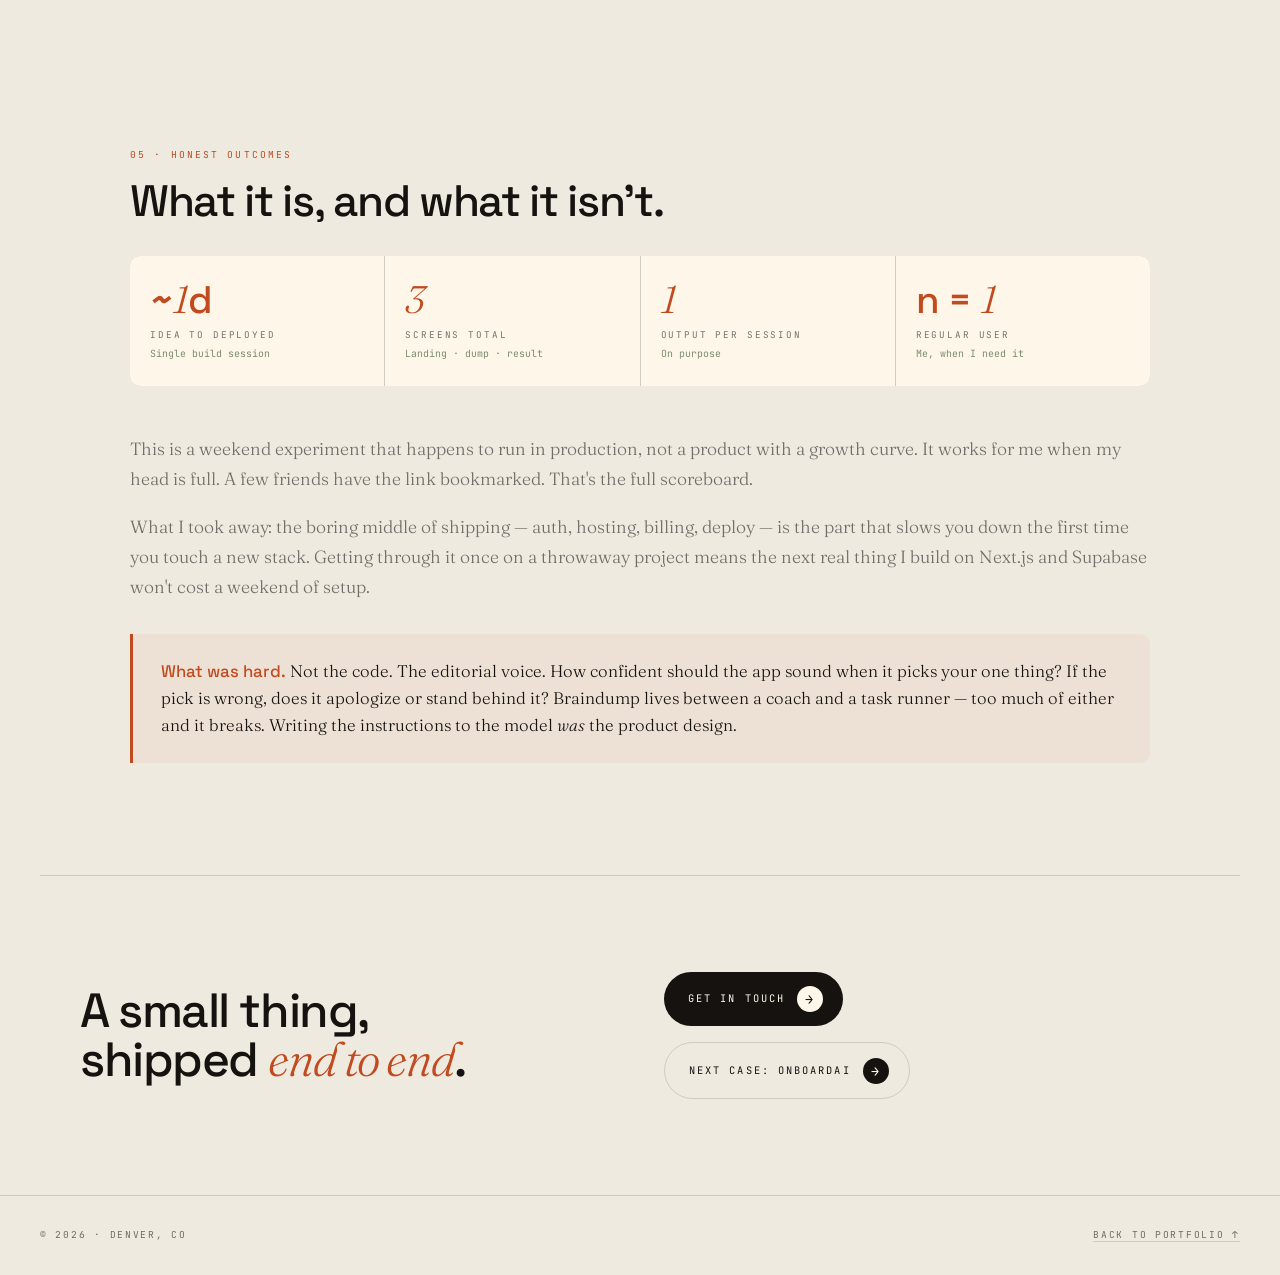
<file: case-studies/braindump.html>
<!DOCTYPE html>
<html lang="en">
<head>
<meta charset="UTF-8">
<meta name="viewport" content="width=device-width, initial-scale=1.0">
<title>Braindump — Case Study · Dean Eyolfson</title>

<!-- PostHog — placeholder key, replace with your project key at deploy -->
<script>
  !function(t,e){var o,n,p,r;e.__SV||(window.posthog=e,e._i=[],e.init=function(i,s,a){function g(t,e){var o=e.split(".");2==o.length&&(t=t[o[0]],e=o[1]),t[e]=function(){t.push([e].concat(Array.prototype.slice.call(arguments,0)))}}(p=t.createElement("script")).type="text/javascript",p.async=!0,p.src=s.api_host+"/static/array.js",(r=t.getElementsByTagName("script")[0]).parentNode.insertBefore(p,r);var u=e;for(void 0!==a?u=e[a]=[]:a="posthog",u.people=u.people||[],u.toString=function(t){var e="posthog";return"posthog"!==a&&(e+="."+a),t||(e+=" (stub)"),e},u.people.toString=function(){return u.toString(1)+".people (stub)"},o="capture identify alias people.set people.set_once set_config register register_once unregister opt_out_capturing has_opted_out_capturing opt_in_capturing reset isFeatureEnabled onFeatureFlags getFeatureFlag getFeatureFlagPayload reloadFeatureFlags group updateEarlyAccessFeatureEnrollment getEarlyAccessFeatures getActiveMatchingSurveys getSurveys getNextSurveyStep".split(" "),n=0;n<o.length;n++)g(u,o[n]);e._i.push([i,s,a])},e.__SV=1)}(document,window.posthog||[]);

  // Replace 'PH_PROJECT_KEY' with your PostHog project API key (public, safe in client)
  posthog.init('phc_nR7MpCmFndMpH3tkWULRqfyoLB4hrwVtb6SiZPTbXK7R', {
    api_host: 'https://us.i.posthog.com',
    person_profiles: 'identified_only',
    session_recording: { maskAllInputs: false },
    capture_pageview: true,
    autocapture: true
  });
</script>

<link rel="preconnect" href="https://fonts.googleapis.com">
<link rel="preconnect" href="https://fonts.gstatic.com" crossorigin>
<link href="https://fonts.googleapis.com/css2?family=Space+Grotesk:wght@300;400;500;600;700&family=Fraunces:ital,opsz,wght@0,9..144,300;0,9..144,400;0,9..144,500;1,9..144,300;1,9..144,400;1,9..144,500&family=JetBrains+Mono:wght@300;400;500&display=swap" rel="stylesheet">
<link rel="stylesheet" href="_case.css">
<style>
  /* ─── Braindump product palette (lifted from the app) ─── */
  :root {
    --bd-brown: #3d2f26;        /* deep cocoa — landing bg / buttons */
    --bd-brown-2: #2c211a;
    --bd-paper: #f1ebe0;        /* warm cream — app bg */
    --bd-paper-2: #f8f3e8;      /* lighter card */
    --bd-pink: #e8b8c8;         /* signature pink accent */
    --bd-pink-soft: #f4d8e1;
    --bd-ink: #3d2f26;
    --bd-muted: rgba(61,47,38,0.55);
    --bd-faint: rgba(61,47,38,0.12);
  }

  /* Hero split — thesis left, recreated app right */
  .hero-split {
    max-width: 1280px;
    margin: 0 auto;
    padding: 8rem var(--edge) 4rem;
    display: grid;
    grid-template-columns: 1fr 1.05fr;
    gap: 4rem;
    align-items: end;
    border-bottom: 1px solid var(--fg-faint);
  }
  .hero-split__stage {
    position: relative;
    align-self: stretch;
    display: flex;
    align-items: center;
    justify-content: center;
    min-height: 480px;
  }
  .hero-split__stage::before {
    content:'';
    position: absolute;
    inset: -4rem -2rem 0 -2rem;
    background:
      radial-gradient(55% 55% at 60% 45%, rgba(232,184,200,0.22), transparent 70%),
      radial-gradient(40% 55% at 20% 80%, rgba(61,47,38,0.08), transparent 70%);
    z-index: 0;
  }

  /* Thesis statement — the "before you scroll" summary */
  .thesis {
    max-width: 1100px;
    margin: 0 auto;
    padding: 4rem var(--edge) 2rem;
    display: grid;
    grid-template-columns: 180px 1fr;
    gap: 3rem;
    align-items: baseline;
    border-bottom: 1px solid var(--fg-faint);
  }
  .thesis__label {
    font-family: var(--font-mono);
    font-size: 0.65rem;
    letter-spacing: 0.22em;
    text-transform: uppercase;
    color: var(--accent);
  }
  .thesis__label::before {
    content:''; display: inline-block;
    width: 20px; height: 1px;
    background: var(--accent);
    vertical-align: middle;
    margin-right: 0.6rem;
  }
  .thesis p {
    font-family: var(--font-serif);
    font-weight: 300;
    font-size: clamp(1.15rem, 1.7vw, 1.5rem);
    line-height: 1.45;
    color: var(--fg);
    max-width: 62ch;
    margin-bottom: 1rem;
  }
  .thesis p em { color: var(--accent); font-style: italic; }
  .thesis p strong { color: var(--fg); font-weight: 500; font-family: var(--font-display); font-size: 1rem; letter-spacing: 0; }

  .thesis__map {
    display: flex; flex-wrap: wrap; gap: 0.5rem;
    margin-top: 1.25rem;
    padding-top: 1.25rem;
    border-top: 1px solid var(--fg-faint);
  }
  .thesis__step {
    font-family: var(--font-mono);
    font-size: 0.6rem;
    letter-spacing: 0.14em;
    text-transform: uppercase;
    color: var(--fg-dim);
    padding: 0.35rem 0.7rem;
    border: 1px solid var(--fg-faint);
    border-radius: 999px;
  }
  .thesis__step b {
    color: var(--accent);
    font-weight: 500;
    margin-right: 0.5rem;
  }

  /* Device chrome wrapping the recreated UI */
  .device {
    position: relative;
    border-radius: 14px;
    overflow: hidden;
    background: var(--bd-paper);
    box-shadow:
      0 1px 0 rgba(21,18,15,0.04),
      0 30px 80px -20px rgba(21,18,15,0.35),
      0 10px 30px -10px rgba(21,18,15,0.18),
      inset 0 0 0 1px rgba(21,18,15,0.08);
    width: 100%;
  }
  .device__chrome {
    display: flex; align-items: center; gap: 0.35rem;
    padding: 0.55rem 0.85rem;
    background: #edeae4;
    border-bottom: 1px solid rgba(21,18,15,0.08);
  }
  .device__chrome .dot { width: 10px; height: 10px; border-radius: 999px; }
  .device__chrome .dot:nth-child(1) { background: #e48d58; }
  .device__chrome .dot:nth-child(2) { background: #d4a84b; }
  .device__chrome .dot:nth-child(3) { background: #7a8c6e; }
  .device__chrome .url {
    margin-left: 0.75rem;
    font-family: var(--font-mono);
    font-size: 0.62rem;
    color: rgba(21,18,15,0.4);
    letter-spacing: 0.04em;
  }
  .hero-split__stage .device {
    transform: perspective(1800px) rotateY(-6deg) rotateX(2deg);
    transform-origin: center right;
    max-width: 640px;
    position: relative;
    z-index: 1;
  }

  /* ─── Braindump app recreation ─── */
  .bd {
    background: var(--bd-paper);
    color: var(--bd-ink);
    font-family: 'Fraunces', Georgia, serif;
    padding: 0;
    min-height: 360px;
    position: relative;
    display: flex; flex-direction: column;
  }
  .bd--tall { min-height: 460px; }
  .bd--brown { background: var(--bd-brown); color: var(--bd-paper); }

  .bd__topbar {
    display: flex; align-items: center; justify-content: space-between;
    padding: 0.7rem 1rem;
    font-family: 'Fraunces', Georgia, serif;
  }
  .bd__logo {
    display: inline-flex; align-items: center; gap: 0.5rem;
    font-size: 13px; font-weight: 400;
    letter-spacing: -0.005em;
  }
  .bd__logo .badge {
    width: 22px; height: 22px; border-radius: 999px;
    background: var(--bd-paper-2);
    display: inline-grid; place-items: center;
    color: var(--bd-pink);
  }
  .bd--brown .bd__logo .badge { background: var(--bd-paper); }
  .bd__logo .badge svg { width: 12px; height: 12px; display: block; }
  .bd__logout {
    font-family: 'Fraunces', Georgia, serif;
    font-size: 10px;
    color: var(--bd-muted);
  }
  .bd--brown .bd__logout { color: rgba(241,235,224,0.55); }

  /* Landing variant */
  .bd__landing {
    flex: 1;
    display: flex; flex-direction: column;
    align-items: center; justify-content: center;
    text-align: center;
    padding: 1rem 1.5rem 2rem;
  }
  .bd__landing .hero-badge {
    width: 46px; height: 46px; border-radius: 999px;
    background: var(--bd-paper);
    display: grid; place-items: center;
    color: var(--bd-pink);
    margin-bottom: 1.1rem;
  }
  .bd__landing .hero-badge svg { width: 26px; height: 26px; }
  .bd__landing h1 {
    font-family: 'Fraunces', Georgia, serif;
    font-weight: 400;
    font-size: 28px;
    line-height: 1.08;
    color: var(--bd-paper);
    letter-spacing: -0.01em;
    margin-bottom: 0.55rem;
  }
  .bd__landing .sub {
    font-family: 'Fraunces', Georgia, serif;
    font-weight: 300;
    font-size: 11px;
    color: rgba(241,235,224,0.62);
    margin-bottom: 1.1rem;
  }
  .bd__landing .cta {
    background: var(--bd-pink);
    color: var(--bd-brown);
    padding: 0.55rem 1.1rem;
    border-radius: 6px;
    font-family: 'Fraunces', Georgia, serif;
    font-size: 11px;
    font-weight: 400;
    margin-bottom: 0.55rem;
  }
  .bd__landing .fine {
    font-family: 'Fraunces', Georgia, serif;
    font-size: 9px;
    color: rgba(241,235,224,0.35);
  }

  /* Dump screen variant */
  .bd__center {
    flex: 1;
    display: flex; flex-direction: column;
    align-items: center; justify-content: center;
    padding: 1rem 1.5rem 2rem;
  }
  .bd__prompt {
    font-family: 'Fraunces', Georgia, serif;
    font-weight: 400;
    font-size: 18px;
    color: var(--bd-ink);
    letter-spacing: -0.005em;
    margin-bottom: 1rem;
    text-align: center;
  }
  .bd__textarea {
    width: 100%; max-width: 460px;
    background: var(--bd-paper-2);
    border: 1px solid var(--bd-faint);
    border-radius: 8px;
    padding: 0.9rem 1rem;
    font-family: 'Fraunces', Georgia, serif;
    font-size: 10px;
    line-height: 1.5;
    color: var(--bd-ink);
    margin-bottom: 0.8rem;
    min-height: 120px;
    white-space: pre-wrap;
  }
  .bd__textarea p { margin-bottom: 0.6rem; }
  .bd__textarea p:last-child { margin-bottom: 0; }
  .bd__button {
    width: 100%; max-width: 460px;
    background: var(--bd-brown);
    color: var(--bd-paper);
    padding: 0.75rem;
    text-align: center;
    border-radius: 6px;
    font-family: 'Fraunces', Georgia, serif;
    font-size: 11px;
    font-weight: 400;
  }

  /* Result screen variant */
  .bd__reflection {
    font-family: 'Fraunces', Georgia, serif;
    font-style: italic;
    font-weight: 300;
    font-size: 12px;
    color: var(--bd-muted);
    text-align: center;
    max-width: 420px;
    margin-bottom: 0.85rem;
    line-height: 1.5;
  }
  .bd__one-thing {
    width: 100%; max-width: 460px;
    background: var(--bd-paper-2);
    border: 1.5px solid var(--bd-ink);
    border-radius: 8px;
    padding: 0.95rem 1.1rem 1.1rem;
    margin-bottom: 0.75rem;
  }
  .bd__one-thing__label {
    font-family: 'Space Grotesk', sans-serif;
    font-size: 8px;
    letter-spacing: 0.22em;
    text-transform: uppercase;
    color: var(--bd-muted);
    margin-bottom: 0.5rem;
  }
  .bd__one-thing__text {
    font-family: 'Fraunces', Georgia, serif;
    font-weight: 400;
    font-size: 14px;
    line-height: 1.3;
    color: var(--bd-ink);
    letter-spacing: -0.005em;
  }
  .bd__shadow-note {
    width: 100%; max-width: 460px;
    font-family: 'Fraunces', Georgia, serif;
    font-size: 9px;
    color: var(--bd-muted);
    margin-bottom: 0.45rem;
    padding: 0 0.25rem;
  }
  .bd__shadow {
    width: 100%; max-width: 460px;
    list-style: none;
    padding: 0 0.25rem;
    margin-bottom: 1rem;
  }
  .bd__shadow li {
    font-family: 'Fraunces', Georgia, serif;
    font-size: 10px;
    color: var(--bd-muted);
    padding: 0.2rem 0 0.2rem 0.9rem;
    position: relative;
  }
  .bd__shadow li::before {
    content: '·';
    position: absolute; left: 0.25rem;
    color: var(--bd-pink);
  }
  .bd__dismiss {
    width: 100%; max-width: 460px;
    padding: 0.65rem 0;
    border-top: 1px solid var(--bd-faint);
    border-bottom: 1px solid var(--bd-faint);
    font-family: 'Fraunces', Georgia, serif;
    font-size: 10px;
    color: var(--bd-ink);
    text-align: center;
    margin-bottom: 0.85rem;
  }

  /* ─── Moment + shot layout ─── */
  .moment {
    max-width: 1100px;
    margin: 0 auto;
    padding: 3rem var(--edge) 1rem;
    display: grid;
    grid-template-columns: 180px 1fr;
    gap: 3rem;
    align-items: baseline;
  }
  .moment__num {
    font-family: var(--font-mono);
    font-size: 0.65rem;
    letter-spacing: 0.22em;
    text-transform: uppercase;
    color: var(--accent);
  }
  .moment__num::before {
    content:'';
    display: inline-block;
    width: 20px; height: 1px;
    background: var(--accent);
    vertical-align: middle;
    margin-right: 0.6rem;
  }
  .moment h3 {
    font-family: var(--font-display);
    font-weight: 500;
    font-size: clamp(1.3rem, 2.4vw, 1.85rem);
    letter-spacing: -0.02em;
    line-height: 1.1;
    margin-bottom: 0.75rem;
  }
  .moment h3 em { font-family: var(--font-serif); font-style: italic; font-weight: 300; color: var(--accent); }
  .moment p {
    font-family: var(--font-serif);
    font-weight: 300;
    font-size: 1.02rem;
    line-height: 1.65;
    color: var(--fg-dim);
    max-width: 54ch;
    margin-bottom: 0.75rem;
  }
  .moment p em { color: var(--accent); font-style: italic; }
  .moment p strong { color: var(--fg); font-weight: 500; font-family: var(--font-display); font-size: 0.95rem; }
  .moment-shot {
    max-width: 1100px;
    margin: 1.5rem auto 4rem;
    padding: 0 var(--edge);
  }

  /* Flow diagram — shows the three-step ritual as one picture */
  .flow {
    max-width: 1100px;
    margin: 0 auto;
    padding: 2rem var(--edge) 3rem;
    display: grid;
    grid-template-columns: repeat(3, 1fr);
    gap: 1rem;
    align-items: stretch;
    position: relative;
  }
  .flow__step {
    background: var(--paper);
    border: 1px solid var(--fg-faint);
    border-radius: 12px;
    padding: 1.25rem 1.4rem 1.35rem;
    position: relative;
  }
  .flow__step-num {
    font-family: var(--font-mono);
    font-size: 0.58rem;
    letter-spacing: 0.22em;
    text-transform: uppercase;
    color: var(--accent);
    margin-bottom: 0.5rem;
  }
  .flow__step-title {
    font-family: var(--font-display);
    font-weight: 500;
    font-size: 1.1rem;
    letter-spacing: -0.015em;
    color: var(--fg);
    margin-bottom: 0.45rem;
  }
  .flow__step-body {
    font-family: var(--font-serif);
    font-weight: 300;
    font-size: 0.95rem;
    line-height: 1.55;
    color: var(--fg-dim);
  }
  .flow__step-body em { color: var(--accent); font-style: italic; }
  .flow__arrow {
    position: absolute;
    top: 50%;
    right: -0.75rem;
    width: 1.5rem;
    height: 1px;
    background: var(--fg-faint);
    display: grid; place-items: center;
  }
  .flow__arrow::after {
    content:'→';
    font-family: var(--font-mono);
    font-size: 0.7rem;
    color: var(--fg-dim);
    background: var(--bg);
    padding: 0 0.25rem;
  }
  .flow__step:last-child .flow__arrow { display: none; }

  /* Stack list — simple service breakdown */
  .stack-row {
    max-width: 1100px;
    margin: 1rem auto 0;
    padding: 0 var(--edge);
    display: grid;
    grid-template-columns: repeat(3, 1fr);
    gap: 1px;
    background: var(--fg-faint);
    border-radius: 10px;
    overflow: hidden;
  }
  .stack-cell {
    background: var(--paper);
    padding: 1.2rem 1.3rem;
  }
  .stack-cell__label {
    font-family: var(--font-mono);
    font-size: 0.58rem;
    letter-spacing: 0.2em;
    text-transform: uppercase;
    color: var(--accent);
    margin-bottom: 0.55rem;
  }
  .stack-cell__value {
    font-family: var(--font-display);
    font-weight: 500;
    font-size: 1rem;
    color: var(--fg);
    margin-bottom: 0.4rem;
  }
  .stack-cell__note {
    font-family: var(--font-serif);
    font-weight: 300;
    font-size: 0.9rem;
    line-height: 1.5;
    color: var(--fg-dim);
  }

  @media (max-width: 900px) {
    .hero-split { grid-template-columns: 1fr; padding-top: 6rem; gap: 2rem; }
    .hero-split__stage { min-height: 320px; }
    .hero-split__stage .device { transform: none; }
    .thesis { grid-template-columns: 1fr; gap: 1rem; padding: 3rem 1.25rem; }
    .moment { grid-template-columns: 1fr; gap: 1rem; }
    .flow { grid-template-columns: 1fr; }
    .flow__arrow { display: none !important; }
    .stack-row { grid-template-columns: 1fr; }
  }
</style>
</head>
<body>

<a href="/#work" class="back-nav">
  <span class="arrow">←</span>
  <span>Index</span>
</a>

<!-- ─────────────── HERO ─────────────── -->
<section class="hero-split">
  <div>
    <div class="hero__eyebrow">
      <span class="dot"></span>
      <span>Case 04</span>
      <span style="opacity:.4">/</span>
      <span>2024</span>
      <span style="opacity:.4">/</span>
      <span style="color:var(--sage)">Weekend build</span>
    </div>
    <h1 class="hero__title">Braindump &mdash; type what's in your head, get back <em>one thing to do</em>.</h1>
    <p class="hero__summary">A small web app for the moment when your head is too full to start. You write down everything bouncing around &mdash; tasks, worries, half-ideas &mdash; and it hands back a single, concrete action you can start right now. Built and deployed in a day.</p>
    <div class="hero__tags">
      <span class="hero__tag">Next.js</span>
      <span class="hero__tag">Supabase</span>
      <span class="hero__tag">Vercel</span>
      <span class="hero__tag">OpenAI</span>
      <span class="hero__tag">Tailwind</span>
    </div>
    <div class="hero__meta">
      <div class="hero__meta-cell"><span class="k">Role</span><span class="v">Design · Build</span></div>
      <div class="hero__meta-cell"><span class="k">Year</span><span class="v">2024</span></div>
      <div class="hero__meta-cell"><span class="k">Scope</span><span class="v">~1 day</span></div>
      <div class="hero__meta-cell"><span class="k">Status</span><span class="v">Live · personal use</span></div>
    </div>
  </div>

  <div class="hero-split__stage">
    <div class="device">
      <div class="device__chrome">
        <span class="dot"></span><span class="dot"></span><span class="dot"></span>
        <span class="url">braindump.app &mdash; landing</span>
      </div>
      <div class="bd bd--brown bd--tall">
        <div class="bd__topbar">
          <span class="bd__logo">
            <span class="badge"><svg viewBox="0 0 24 24" fill="none" stroke="currentColor" stroke-width="1.5"><path d="M12 3c-1.8 0-3.3 1.3-3.6 3-1.6.2-2.9 1.5-2.9 3.2 0 .8.3 1.5.8 2-1 .5-1.8 1.5-1.8 2.8 0 1.6 1.2 2.9 2.7 3.1.2 1.6 1.6 2.9 3.3 2.9h3c1.7 0 3.1-1.3 3.3-2.9 1.5-.2 2.7-1.5 2.7-3.1 0-1.3-.7-2.3-1.8-2.8.5-.5.8-1.2.8-2 0-1.7-1.3-3-2.9-3.2C15.3 4.3 13.8 3 12 3z M12 3v17" stroke-linecap="round" stroke-linejoin="round"/></svg></span>
            braindump
          </span>
        </div>
        <div class="bd__landing">
          <div class="hero-badge">
            <svg viewBox="0 0 24 24" fill="none" stroke="currentColor" stroke-width="1.5"><path d="M12 3c-1.8 0-3.3 1.3-3.6 3-1.6.2-2.9 1.5-2.9 3.2 0 .8.3 1.5.8 2-1 .5-1.8 1.5-1.8 2.8 0 1.6 1.2 2.9 2.7 3.1.2 1.6 1.6 2.9 3.3 2.9h3c1.7 0 3.1-1.3 3.3-2.9 1.5-.2 2.7-1.5 2.7-3.1 0-1.3-.7-2.3-1.8-2.8.5-.5.8-1.2.8-2 0-1.7-1.3-3-2.9-3.2C15.3 4.3 13.8 3 12 3z M12 3v17" stroke-linecap="round" stroke-linejoin="round"/></svg>
          </div>
          <h1>Unload your mind.<br>Start one thing.</h1>
          <div class="sub">Turn mental noise into one clear action.</div>
          <div class="cta">Get started — it's free</div>
          <div class="fine">No credit card required. Takes 30 seconds.</div>
        </div>
      </div>
    </div>
  </div>
</section>

<!-- ─────────────── THESIS ─────────────── -->
<section class="thesis">
  <div class="thesis__label">The&nbsp;case in one paragraph</div>
  <div>
    <p>Most productivity tools ask you to <em>organize</em> when what you actually need is permission to <em>stop organizing</em>. Braindump is the smallest app I could imagine that does the opposite: one text box, one button, one answer. I built it in a day to have it for myself, and to practice shipping the whole loop &mdash; frontend, auth, model, deploy &mdash; on a stack I'd never used together.</p>
    <div class="thesis__map">
      <span class="thesis__step"><b>01</b> The problem</span>
      <span class="thesis__step"><b>02</b> How it works</span>
      <span class="thesis__step"><b>03</b> Three screens</span>
      <span class="thesis__step"><b>04</b> How it was built</span>
      <span class="thesis__step"><b>05</b> Honest outcomes</span>
    </div>
  </div>
</section>

<!-- ─────────────── 01 · THE PROBLEM ─────────────── -->
<section class="section">
  <div class="section__eyebrow">01 &middot; The problem</div>
  <h2 class="section__title">You open a planner when you're stuck. Then the planner makes you <em>more</em> stuck.</h2>
  <div class="context-grid">
    <div class="context-card">
      <div class="context-card__label">The moment</div>
      <div class="context-card__title">Your head is full and you can't start anything.</div>
      <div class="context-card__body">Ten things feel equally urgent. You know you're avoiding the important one. You open a notes app hoping it'll help and close it five minutes later with a longer list.</div>
    </div>
    <div class="context-card">
      <div class="context-card__label">Why lists don't help</div>
      <div class="context-card__title">A list is still ten things.</div>
      <div class="context-card__body">Writing it down organizes your anxiety, but it doesn't reduce it. You still have to pick, and picking is the thing your brain can't do right now.</div>
    </div>
    <div class="context-card">
      <div class="context-card__label">What you actually need</div>
      <div class="context-card__title">Someone to just tell you what to do first.</div>
      <div class="context-card__body">Not a suggestion, not a ranked list, not a &ldquo;here are your options&rdquo;. A single concrete sentence you can do in five minutes, so the stuck feeling breaks.</div>
    </div>
    <div class="context-card">
      <div class="context-card__label">The design bet</div>
      <div class="context-card__title">One output is the product.</div>
      <div class="context-card__body">Offering two choices reintroduces the original problem. So there are no choices. You get the one thing, a line explaining why, and permission to ignore the rest.</div>
    </div>
  </div>
</section>

<!-- ─────────────── 02 · HOW IT WORKS ─────────────── -->
<section class="section" style="padding-bottom:1rem;">
  <div class="section__eyebrow">02 &middot; How it works</div>
  <h2 class="section__title">Three screens. Under two minutes end to end.</h2>
  <p style="font-family:var(--font-serif);font-weight:300;font-size:1.1rem;line-height:1.6;color:var(--fg-dim);max-width:54rem;">You land, you dump, you get one thing. That's the full loop &mdash; no dashboard, no history, no settings. Here's what each step does before we zoom in on the screens.</p>
</section>

<div class="flow">
  <div class="flow__step">
    <div class="flow__step-num">Step 01 &middot; You arrive</div>
    <div class="flow__step-title">Landing page.</div>
    <div class="flow__step-body">A short promise and one button. No feature list. If the idea doesn't land in one line, the product isn't the problem.</div>
    <div class="flow__arrow"></div>
  </div>
  <div class="flow__step">
    <div class="flow__step-num">Step 02 &middot; You write</div>
    <div class="flow__step-title">One text box.</div>
    <div class="flow__step-body">Type whatever's in your head. No formatting, no tags, no length limit. The button says <em>Unload</em>.</div>
    <div class="flow__arrow"></div>
  </div>
  <div class="flow__step">
    <div class="flow__step-num">Step 03 &middot; You get one thing</div>
    <div class="flow__step-title">A single action.</div>
    <div class="flow__step-body">Plus a short reflection naming the pattern, and a small &ldquo;you don't need to think about these&rdquo; list for everything else.</div>
  </div>
</div>

<!-- ─────────────── 03 · THE THREE SCREENS ─────────────── -->
<section class="section" style="padding-top:2rem;padding-bottom:1rem;">
  <div class="section__eyebrow">03 &middot; The three screens</div>
  <h2 class="section__title">Recreated from the live app.</h2>
  <p style="font-family:var(--font-serif);font-weight:300;font-size:1.1rem;line-height:1.6;color:var(--fg-dim);max-width:54rem;">These are rebuilt in HTML using the same colors and type as the shipped product &mdash; not screenshots. I'll explain what each screen is doing and the one or two design choices that matter on it.</p>
</section>

<!-- ─────────────── SCREEN 01 — LANDING ─────────────── -->
<div class="moment">
  <div class="moment__num">Screen 01 &middot; Landing</div>
  <div>
    <h3>What it is: the front door.</h3>
    <p>A visitor's first ten seconds with the app. One sentence, one button. A dark cocoa background makes it feel like a quiet room rather than a cheerful productivity tool &mdash; nobody shows up here when they're calm.</p>
    <p><strong>The main choice.</strong> No screenshots or feature bullets. If the sentence &ldquo;unload your mind, start one thing&rdquo; doesn't explain it, adding more copy won't either.</p>
  </div>
</div>
<div class="moment-shot">
  <div class="device">
    <div class="device__chrome">
      <span class="dot"></span><span class="dot"></span><span class="dot"></span>
      <span class="url">braindump.app &mdash; /</span>
    </div>
    <div class="bd bd--brown" style="min-height:420px;">
      <div class="bd__topbar">
        <span class="bd__logo">
          <span class="badge"><svg viewBox="0 0 24 24" fill="none" stroke="currentColor" stroke-width="1.5"><path d="M12 3c-1.8 0-3.3 1.3-3.6 3-1.6.2-2.9 1.5-2.9 3.2 0 .8.3 1.5.8 2-1 .5-1.8 1.5-1.8 2.8 0 1.6 1.2 2.9 2.7 3.1.2 1.6 1.6 2.9 3.3 2.9h3c1.7 0 3.1-1.3 3.3-2.9 1.5-.2 2.7-1.5 2.7-3.1 0-1.3-.7-2.3-1.8-2.8.5-.5.8-1.2.8-2 0-1.7-1.3-3-2.9-3.2C15.3 4.3 13.8 3 12 3z M12 3v17" stroke-linecap="round" stroke-linejoin="round"/></svg></span>
          braindump
        </span>
      </div>
      <div class="bd__landing">
        <div class="hero-badge">
          <svg viewBox="0 0 24 24" fill="none" stroke="currentColor" stroke-width="1.5"><path d="M12 3c-1.8 0-3.3 1.3-3.6 3-1.6.2-2.9 1.5-2.9 3.2 0 .8.3 1.5.8 2-1 .5-1.8 1.5-1.8 2.8 0 1.6 1.2 2.9 2.7 3.1.2 1.6 1.6 2.9 3.3 2.9h3c1.7 0 3.1-1.3 3.3-2.9 1.5-.2 2.7-1.5 2.7-3.1 0-1.3-.7-2.3-1.8-2.8.5-.5.8-1.2.8-2 0-1.7-1.3-3-2.9-3.2C15.3 4.3 13.8 3 12 3z M12 3v17" stroke-linecap="round" stroke-linejoin="round"/></svg>
        </div>
        <h1 style="font-size:30px;line-height:1.05;">Unload your mind.<br>Start one thing.</h1>
        <div class="sub" style="font-size:12px;margin-top:0.35rem;">Turn mental noise into one clear action.</div>
        <div class="cta" style="margin-top:1rem;">Get started — it's free</div>
        <div class="fine">No credit card required. Takes 30 seconds.</div>
        <div class="fine" style="margin-top:1.5rem;font-style:italic;">A ritual for the overwhelmed mind.</div>
      </div>
    </div>
  </div>
</div>

<!-- ─────────────── SCREEN 02 — DUMP ─────────────── -->
<div class="moment">
  <div class="moment__num">Screen 02 &middot; The dump</div>
  <div>
    <h3>What it is: one text box, no rules.</h3>
    <p>The prompt is a question: <em>&ldquo;What's in your head right now?&rdquo;</em>. You type whatever comes out &mdash; tasks, feelings, distractions &mdash; all in one paragraph. The button says <b>Unload</b>, not Submit.</p>
    <p><strong>The main choice.</strong> No formatting, no tags, no minimum length, no character counter. Every widget I didn't add is one less thing to think about while trying to think less.</p>
  </div>
</div>
<div class="moment-shot">
  <div class="device">
    <div class="device__chrome">
      <span class="dot"></span><span class="dot"></span><span class="dot"></span>
      <span class="url">braindump.app &mdash; /dump</span>
    </div>
    <div class="bd bd--tall">
      <div class="bd__topbar">
        <span class="bd__logo">
          <span class="badge" style="background:var(--bd-pink-soft);">
            <svg viewBox="0 0 24 24" fill="none" stroke="currentColor" stroke-width="1.5"><path d="M12 3c-1.8 0-3.3 1.3-3.6 3-1.6.2-2.9 1.5-2.9 3.2 0 .8.3 1.5.8 2-1 .5-1.8 1.5-1.8 2.8 0 1.6 1.2 2.9 2.7 3.1.2 1.6 1.6 2.9 3.3 2.9h3c1.7 0 3.1-1.3 3.3-2.9 1.5-.2 2.7-1.5 2.7-3.1 0-1.3-.7-2.3-1.8-2.8.5-.5.8-1.2.8-2 0-1.7-1.3-3-2.9-3.2C15.3 4.3 13.8 3 12 3z M12 3v17" stroke-linecap="round" stroke-linejoin="round"/></svg>
          </span>
          braindump
        </span>
        <span class="bd__logout">Log out</span>
      </div>
      <div class="bd__center">
        <div class="bd__prompt">What's in your head right now?</div>
        <div class="bd__textarea">
          <p>Honestly I've been avoiding the hard stuff and just doing easy busywork. The video is the thing that actually matters but I keep finding excuses. Maybe I should just watch some tutorials first? No that's just more procrastination. Also need to call mom back and figure out what's happening with the car insurance renewal.</p>
          <p>Just feeling scattered today. Too many tabs open in my brain.</p>
        </div>
        <div class="bd__button">Unload</div>
      </div>
    </div>
  </div>
</div>

<!-- ─────────────── SCREEN 03 — RESULT ─────────────── -->
<div class="moment">
  <div class="moment__num">Screen 03 &middot; The result</div>
  <div>
    <h3>What it is: one reflection, one thing, a short list of &ldquo;not now&rdquo;.</h3>
    <p>Top: a single italic sentence naming the pattern in the dump &mdash; not advice, just observation. Middle: the bordered card holding the <em>one thing</em> &mdash; verb-first, startable in five minutes. Bottom: a quiet shadow list of the other stuff so it doesn't feel lost.</p>
    <p><strong>How it decides.</strong> The dump gets sent to a language model with a strict set of rules: pick exactly one action, make it startable immediately, phrase it as a commitment, never a suggestion. The instructions to the model are more carefully written than anything else in the product.</p>
  </div>
</div>
<div class="moment-shot">
  <div class="device">
    <div class="device__chrome">
      <span class="dot"></span><span class="dot"></span><span class="dot"></span>
      <span class="url">braindump.app &mdash; /result</span>
    </div>
    <div class="bd bd--tall">
      <div class="bd__topbar">
        <span class="bd__logo">
          <span class="badge" style="background:var(--bd-pink-soft);">
            <svg viewBox="0 0 24 24" fill="none" stroke="currentColor" stroke-width="1.5"><path d="M12 3c-1.8 0-3.3 1.3-3.6 3-1.6.2-2.9 1.5-2.9 3.2 0 .8.3 1.5.8 2-1 .5-1.8 1.5-1.8 2.8 0 1.6 1.2 2.9 2.7 3.1.2 1.6 1.6 2.9 3.3 2.9h3c1.7 0 3.1-1.3 3.3-2.9 1.5-.2 2.7-1.5 2.7-3.1 0-1.3-.7-2.3-1.8-2.8.5-.5.8-1.2.8-2 0-1.7-1.3-3-2.9-3.2C15.3 4.3 13.8 3 12 3z M12 3v17" stroke-linecap="round" stroke-linejoin="round"/></svg>
          </span>
          braindump
        </span>
        <span class="bd__logout">Log out</span>
      </div>
      <div class="bd__center">
        <div class="bd__reflection">You're recognizing the pattern of avoiding the video editing by finding easier tasks and justifications.</div>
        <div class="bd__one-thing">
          <div class="bd__one-thing__label">Your One Thing</div>
          <div class="bd__one-thing__text">Open your video editing software and load the project file you need to finish.</div>
        </div>
        <div class="bd__shadow-note">You don't need to think about these right now.</div>
        <ul class="bd__shadow">
          <li>Respond to Sarah's email about the project timeline</li>
          <li>Schedule the dentist appointment</li>
          <li>Call mom back</li>
          <li>Handle car insurance renewal</li>
        </ul>
        <div class="bd__dismiss">Do this one thing and leave the rest at the door.</div>
        <div class="bd__button">Dump again</div>
      </div>
    </div>
  </div>
</div>

<!-- ─────────────── 04 · HOW IT WAS BUILT ─────────────── -->
<div class="rule"><div class="rule__line"></div></div>

<section class="section">
  <div class="section__eyebrow">04 &middot; How it was built</div>
  <h2 class="section__title">Four off-the-shelf services, <em>wired together</em>.</h2>
  <p style="font-family:var(--font-serif);font-weight:300;font-size:1.1rem;line-height:1.6;color:var(--fg-dim);max-width:54rem;margin-bottom:2rem;">There's no clever architecture here. The goal was practice &mdash; running the whole loop from login to deploy using pieces I hadn't used together before. Each piece below does one job.</p>
</section>

<div class="stack-row">
  <div class="stack-cell">
    <div class="stack-cell__label">The pages you see</div>
    <div class="stack-cell__value">Next.js + Tailwind</div>
    <div class="stack-cell__note">Three screens. Landing, dump, result. Styled with Tailwind so I didn't have to name CSS classes.</div>
  </div>
  <div class="stack-cell">
    <div class="stack-cell__label">Login + saving</div>
    <div class="stack-cell__value">Supabase</div>
    <div class="stack-cell__note">Email magic-link login. One table that stores each dump and what the app wrote back, so I can re-read old results later.</div>
  </div>
  <div class="stack-cell">
    <div class="stack-cell__label">The &ldquo;one thing&rdquo;</div>
    <div class="stack-cell__value">OpenAI gpt-4o-mini</div>
    <div class="stack-cell__note">The dump is sent to a language model with a short, strict instruction. The instructions are the product opinion &mdash; the UI just holds the output still.</div>
  </div>
</div>

<section class="section section--narrow prose" style="padding-top:2.5rem;">
  <div class="callout callout--sage">
    <p><strong>The real takeaway.</strong> The unglamorous plumbing &mdash; login redirect URLs, environment variables across local and production, not running up a model bill &mdash; took more hours than the product itself. That was the point. The next time I ship something on this stack it'll be faster, because I know where the sharp edges are.</p>
  </div>
</section>

<!-- ─────────────── 05 · OUTCOMES ─────────────── -->
<section class="section">
  <div class="section__eyebrow">05 &middot; Honest outcomes</div>
  <h2 class="section__title">What it is, and what it isn't.</h2>

  <div class="kpi-row">
    <div class="kpi">
      <div class="kpi__value">~<em>1</em>d</div>
      <div class="kpi__label">Idea to deployed</div>
      <div class="kpi__sub">Single build session</div>
    </div>
    <div class="kpi">
      <div class="kpi__value"><em>3</em></div>
      <div class="kpi__label">Screens total</div>
      <div class="kpi__sub">Landing · dump · result</div>
    </div>
    <div class="kpi">
      <div class="kpi__value"><em>1</em></div>
      <div class="kpi__label">Output per session</div>
      <div class="kpi__sub">On purpose</div>
    </div>
    <div class="kpi">
      <div class="kpi__value">n = <em>1</em></div>
      <div class="kpi__label">Regular user</div>
      <div class="kpi__sub">Me, when I need it</div>
    </div>
  </div>

  <div class="prose">
    <p>This is a weekend experiment that happens to run in production, not a product with a growth curve. It works for me when my head is full. A few friends have the link bookmarked. That's the full scoreboard.</p>
    <p>What I took away: the boring middle of shipping &mdash; auth, hosting, billing, deploy &mdash; is the part that slows you down the first time you touch a new stack. Getting through it once on a throwaway project means the next real thing I build on Next.js and Supabase won't cost a weekend of setup.</p>
  </div>

  <div class="callout">
    <p><strong>What was hard.</strong> Not the code. The editorial voice. How confident should the app sound when it picks your one thing? If the pick is wrong, does it apologize or stand behind it? Braindump lives between a coach and a task runner &mdash; too much of either and it breaks. Writing the instructions to the model <em>was</em> the product design.</p>
  </div>
</section>

<!-- ─────────────── FOOTER CTA ─────────────── -->
<section class="footer-cta">
  <h2 class="footer-cta__title">A small thing,<br>shipped <em>end to end</em>.</h2>
  <div class="footer-cta__actions">
    <a class="pill pill--dark" href="/#contact">Get in touch <span class="chev">→</span></a>
    <a class="pill pill--ghost" href="onboardai.html">Next case: OnboardAI <span class="chev">→</span></a>
  </div>
</section>

<footer class="legal">
  <span>© 2026 · Denver, CO</span>
  <span><a href="/#work">Back to portfolio ↑</a></span>
</footer>

<script>
  const io = new IntersectionObserver((entries) => {
    entries.forEach(e => { if (e.isIntersecting) e.target.classList.add('is-visible'); });
  }, { threshold: 0.1 });
  document.querySelectorAll('.section, .moment, .moment-shot, .context-card, .kpi, .callout, .stack-cell, .flow__step, .thesis').forEach(el => {
    el.classList.add('reveal');
    io.observe(el);
  });
</script>

</body>
</html>
</file>
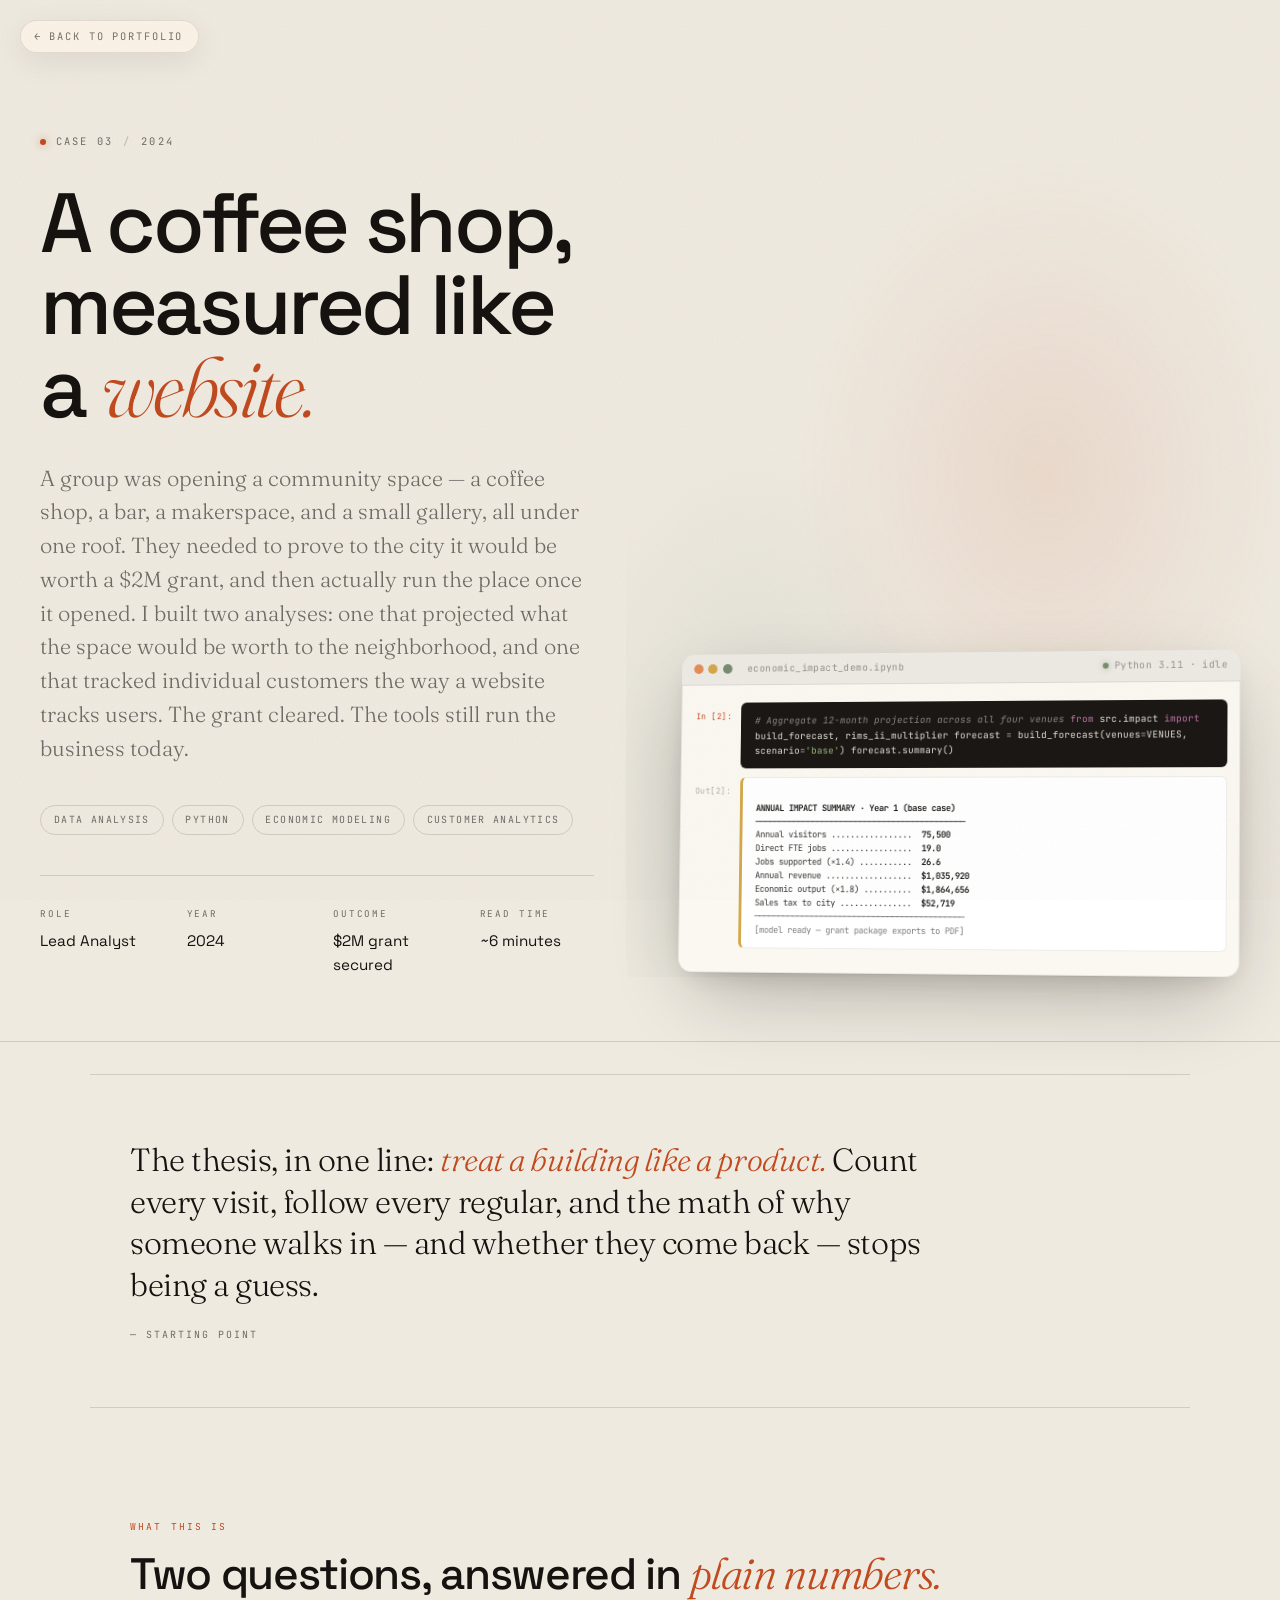
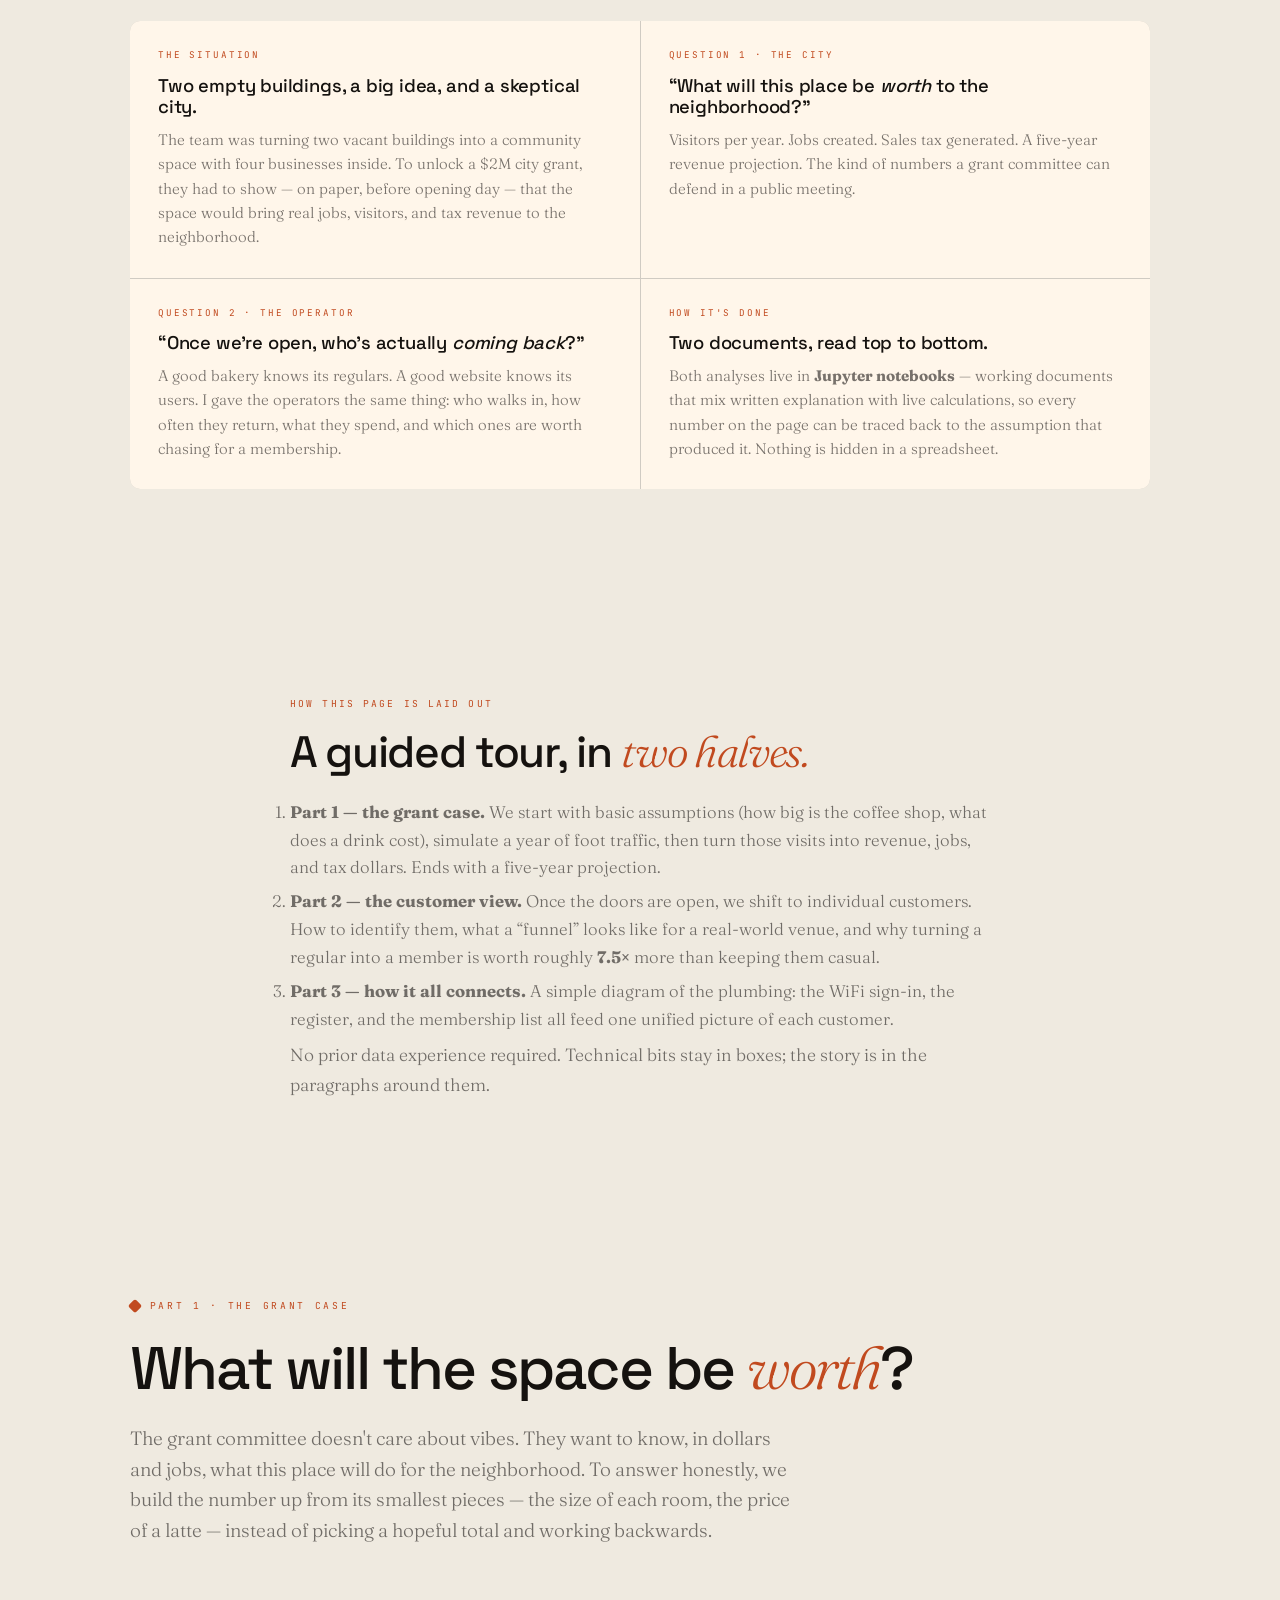
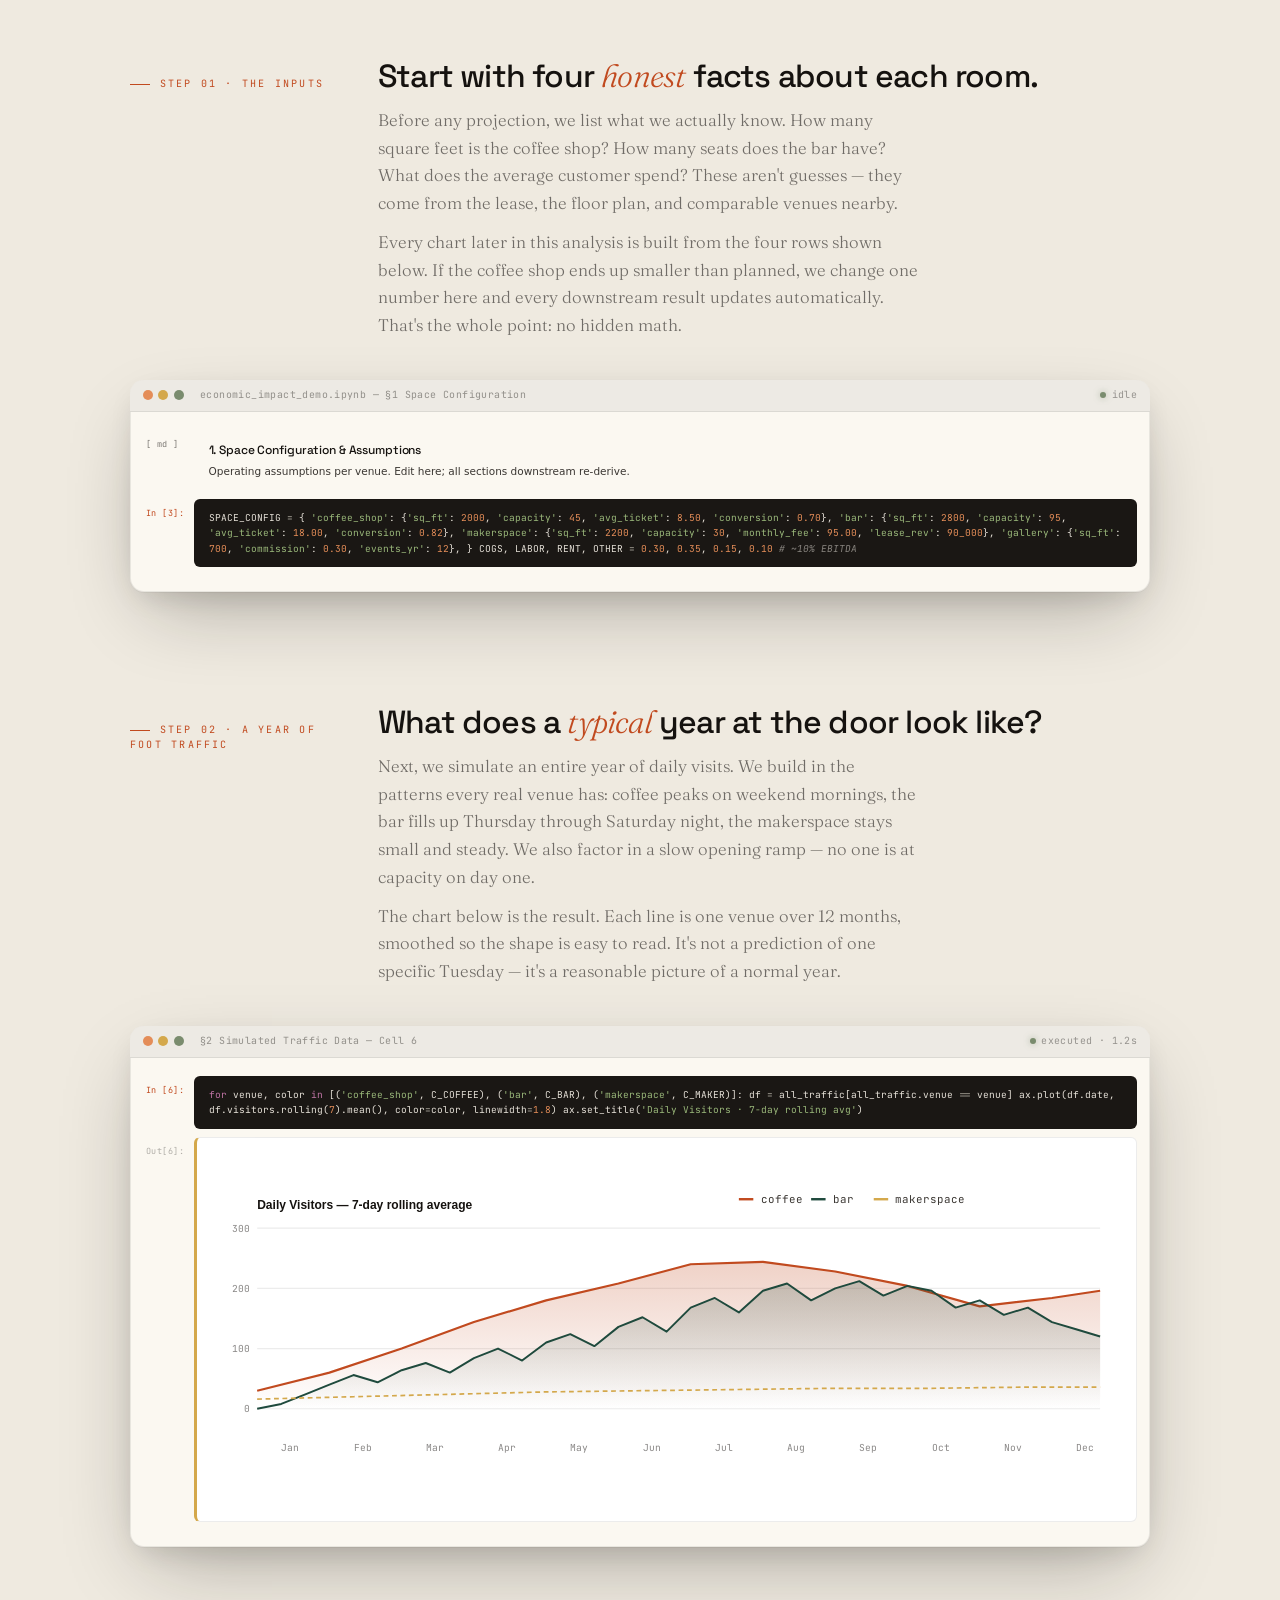
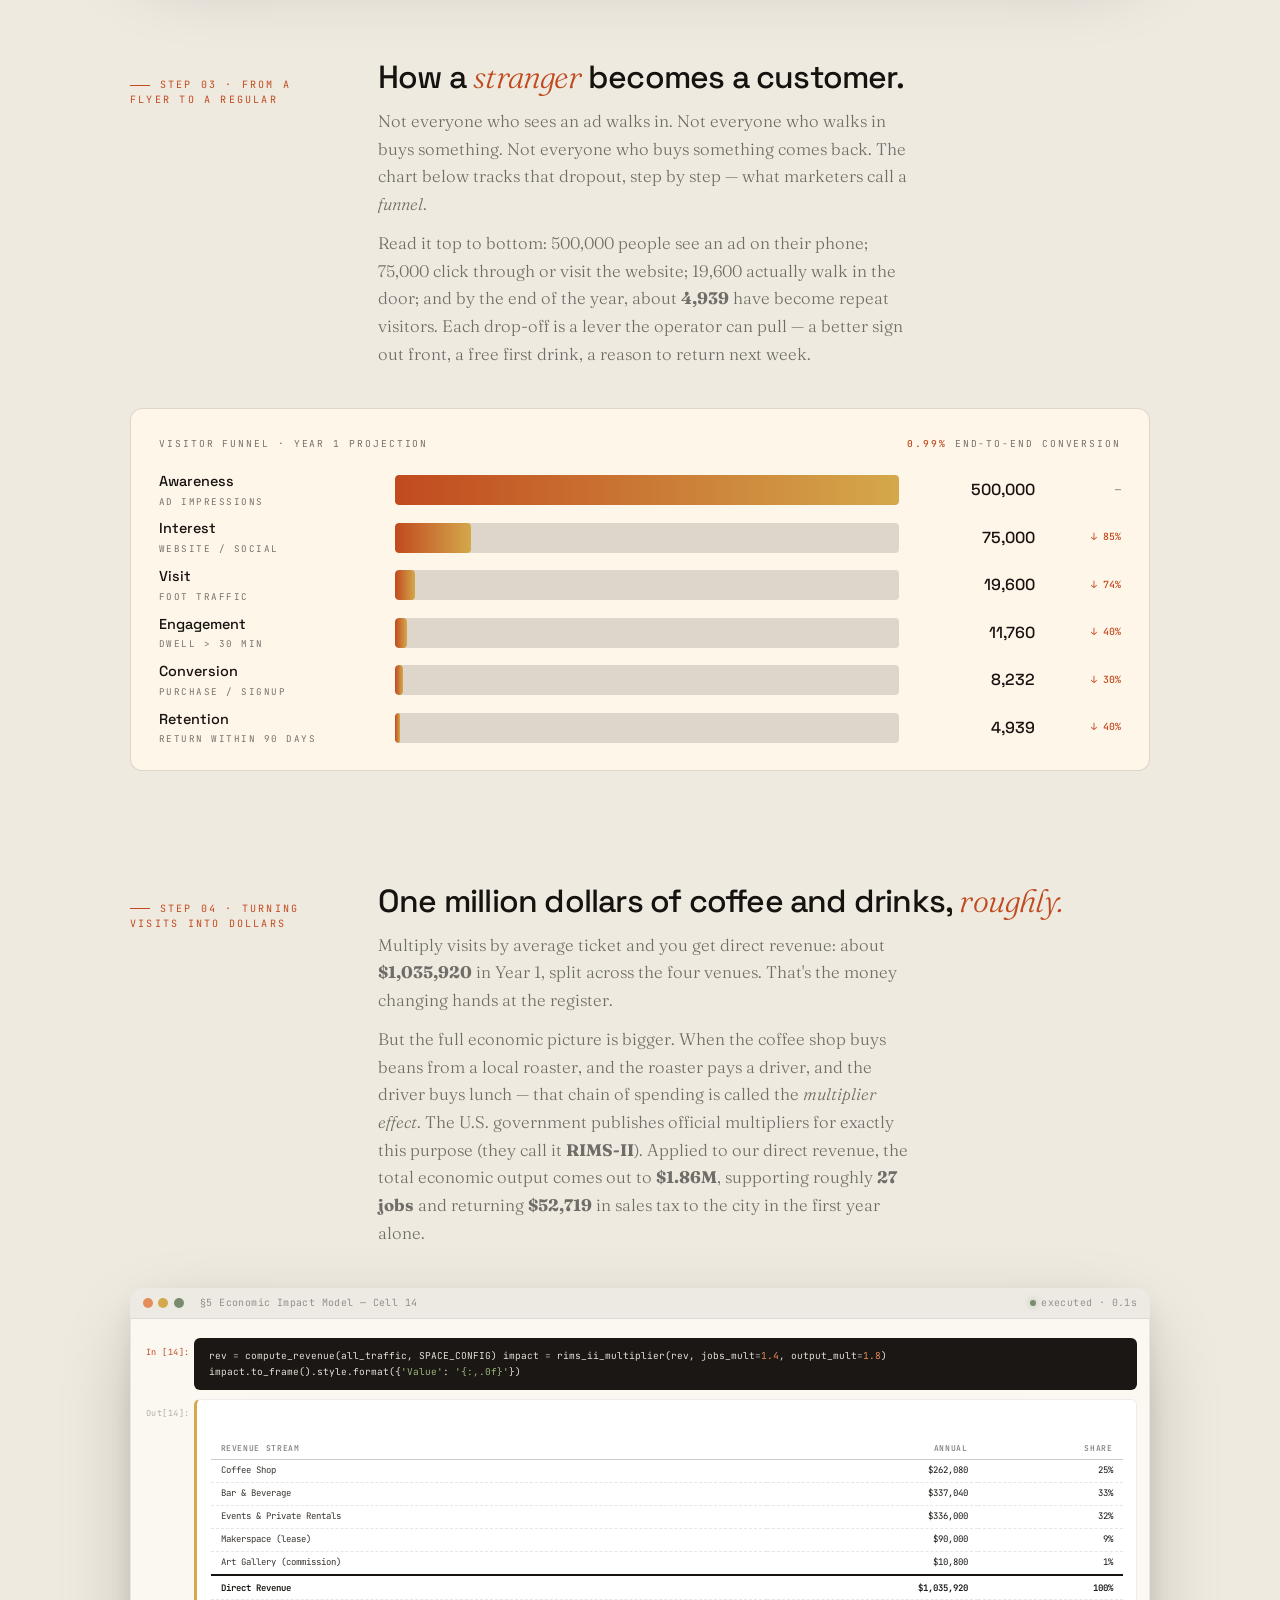
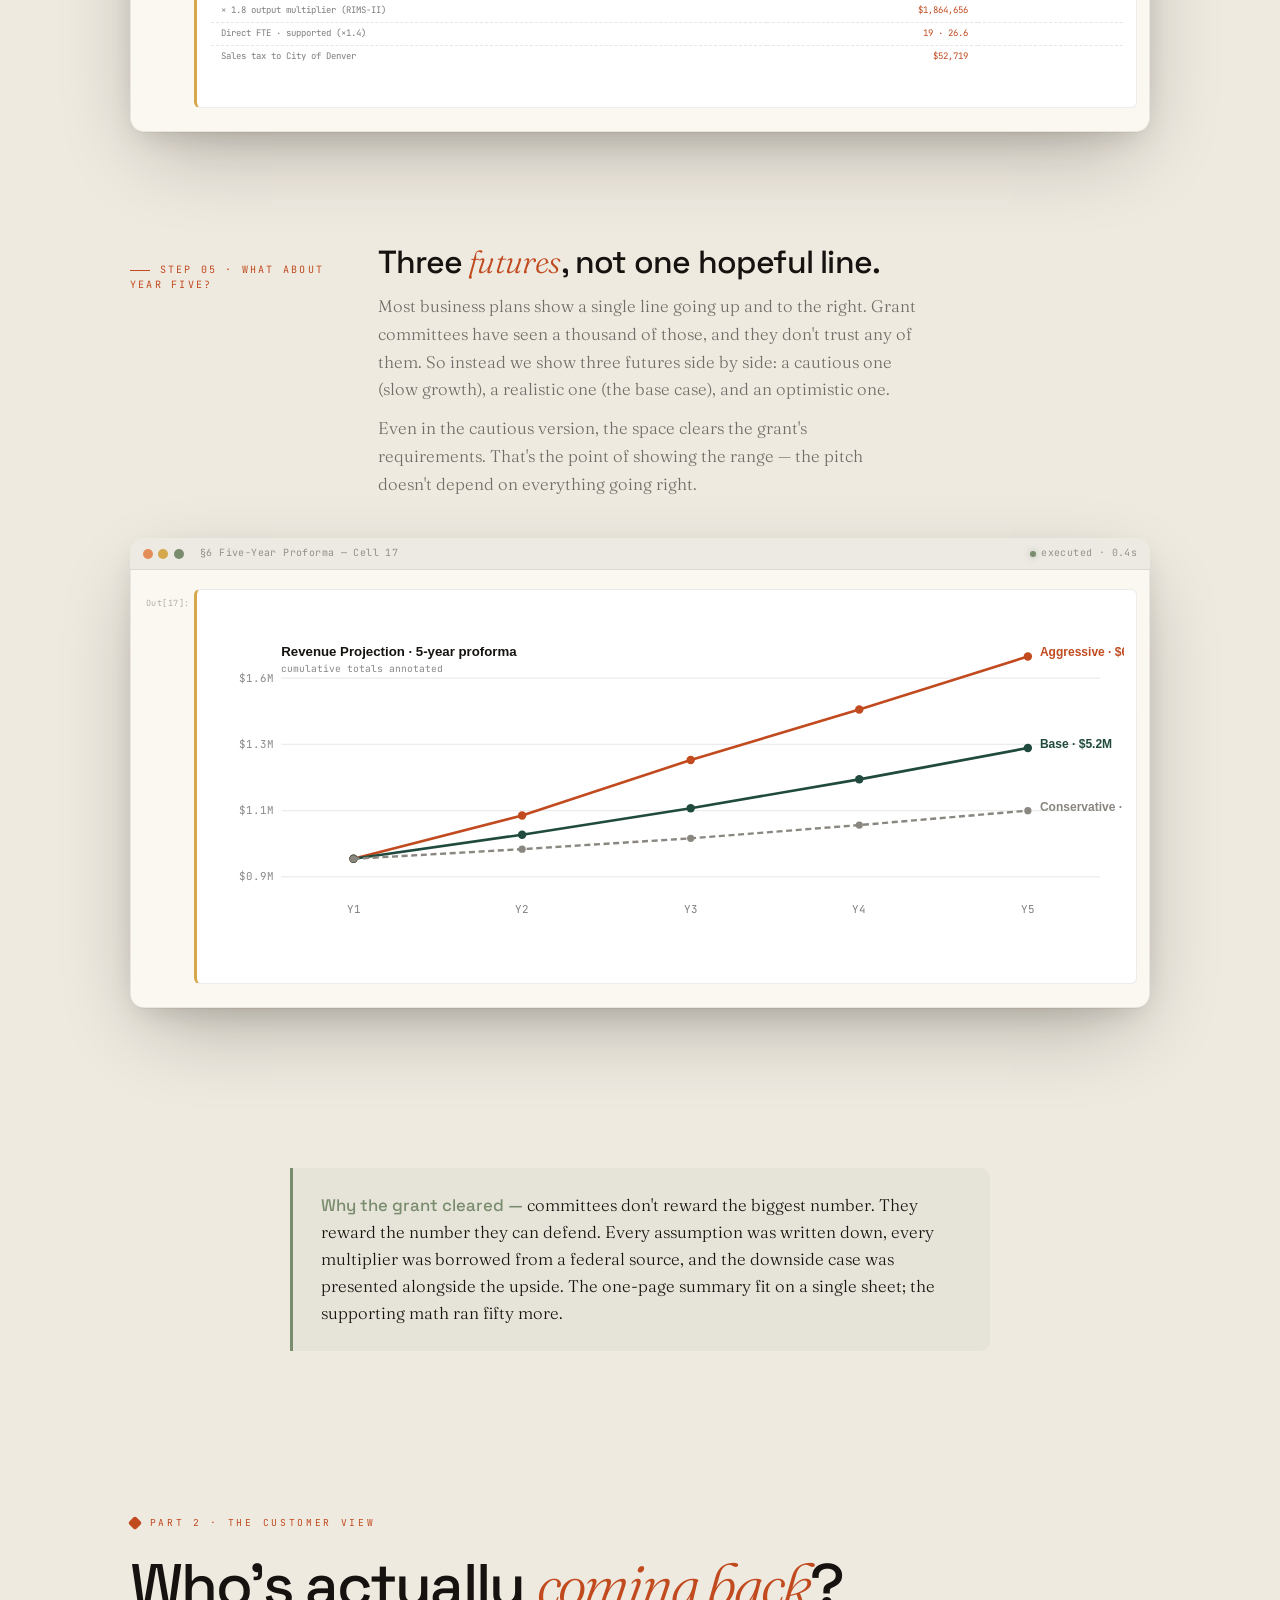
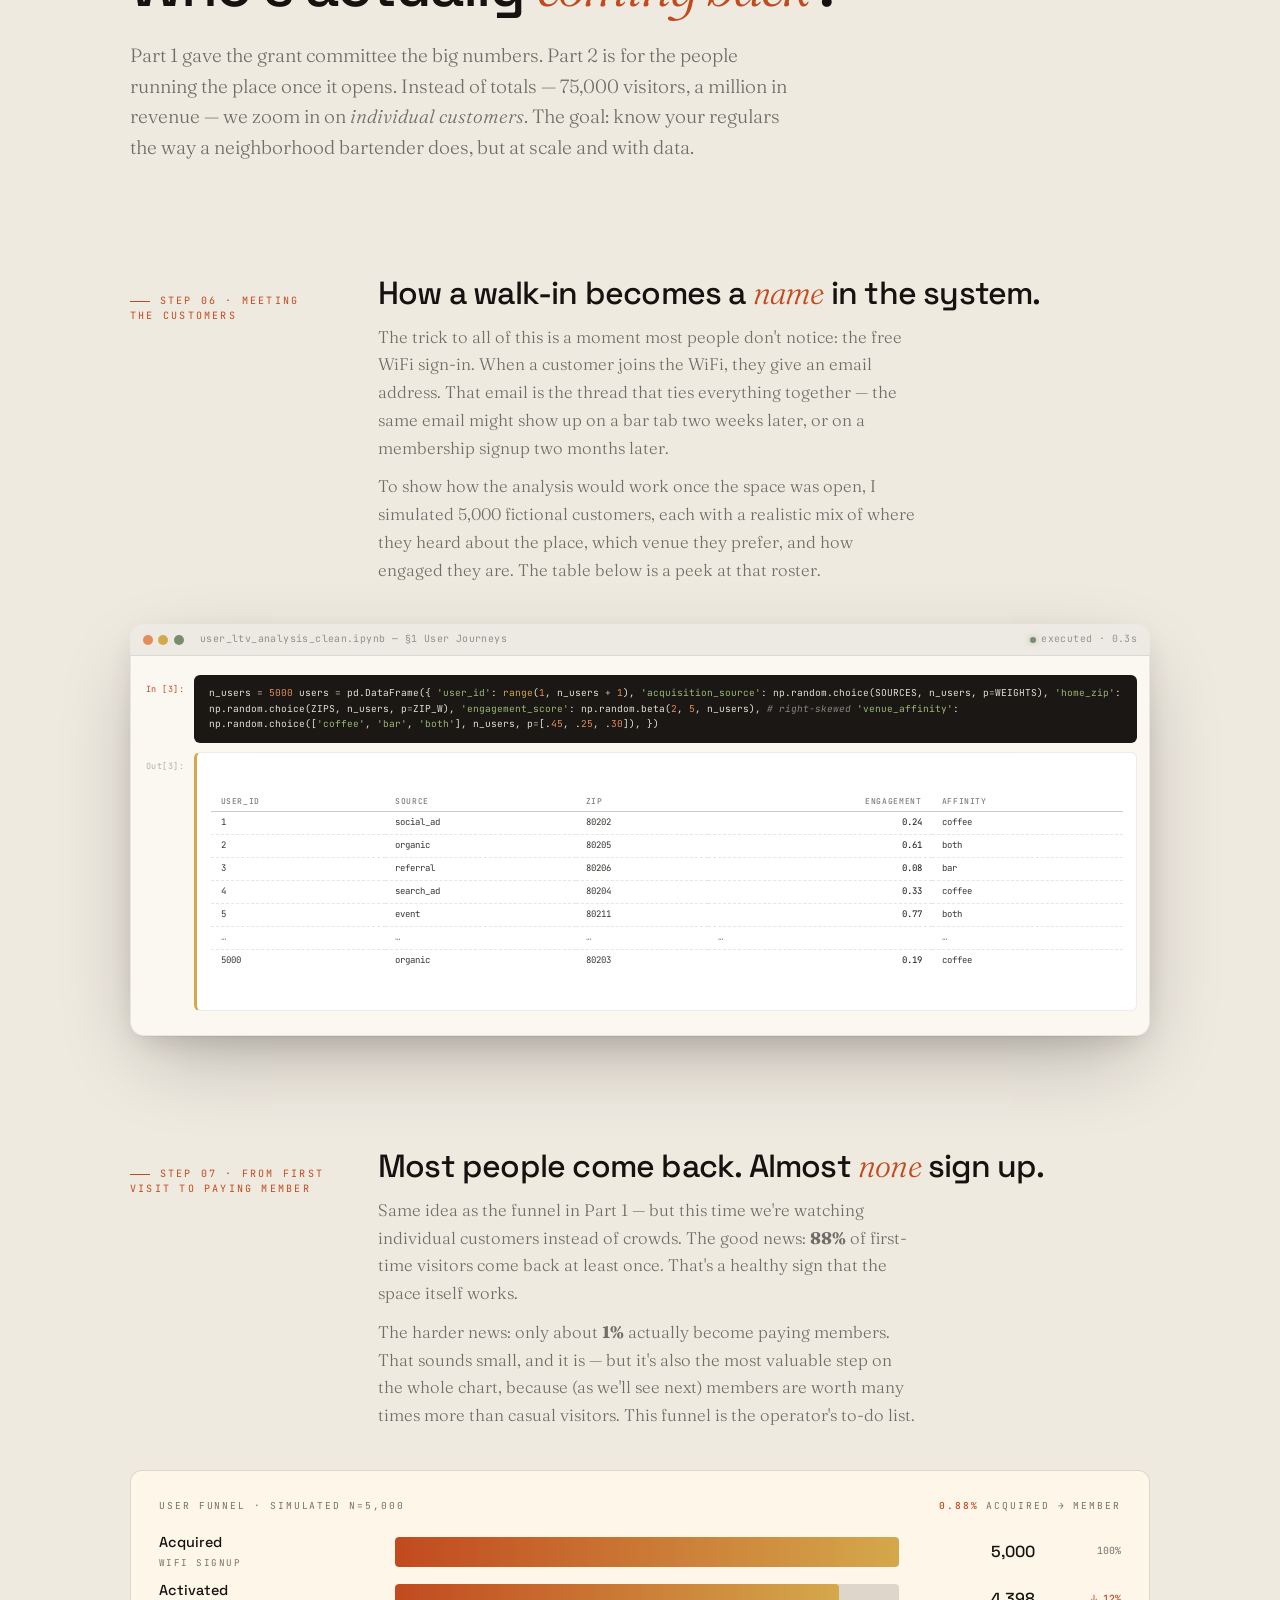
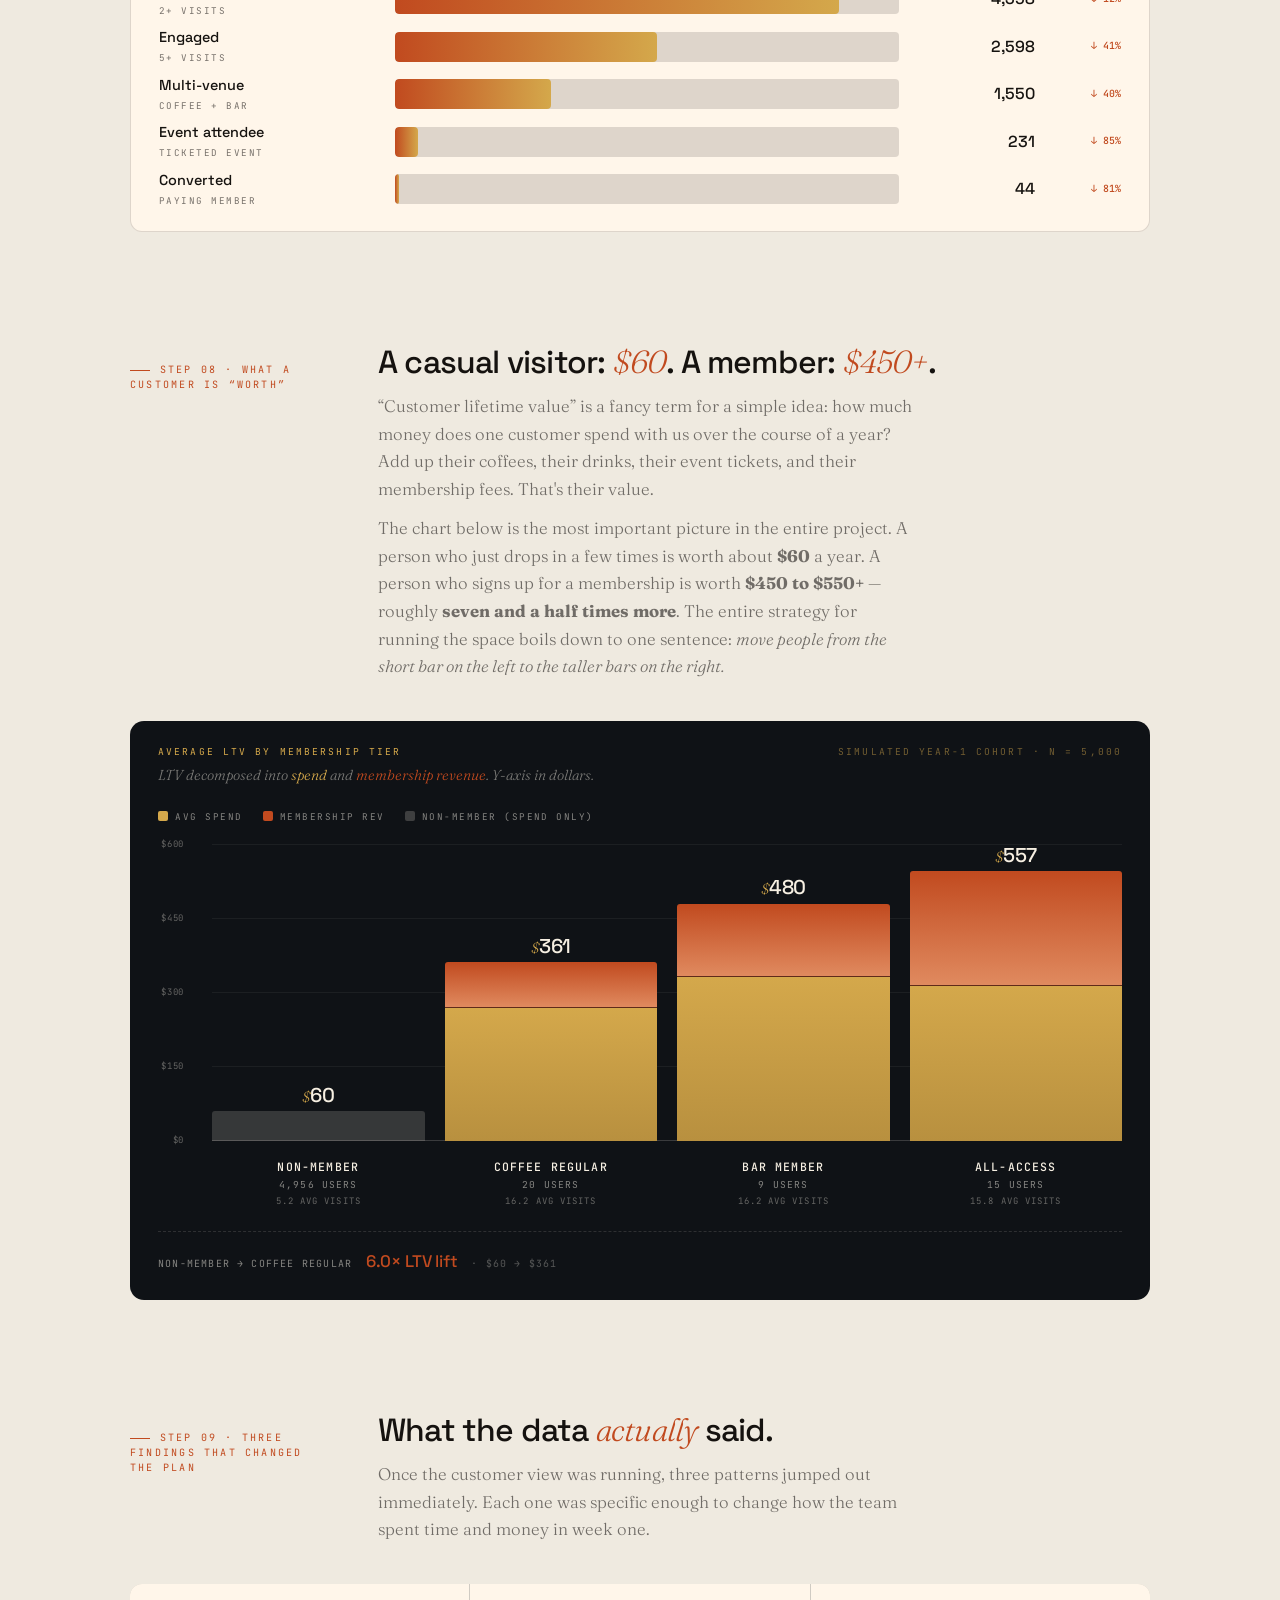
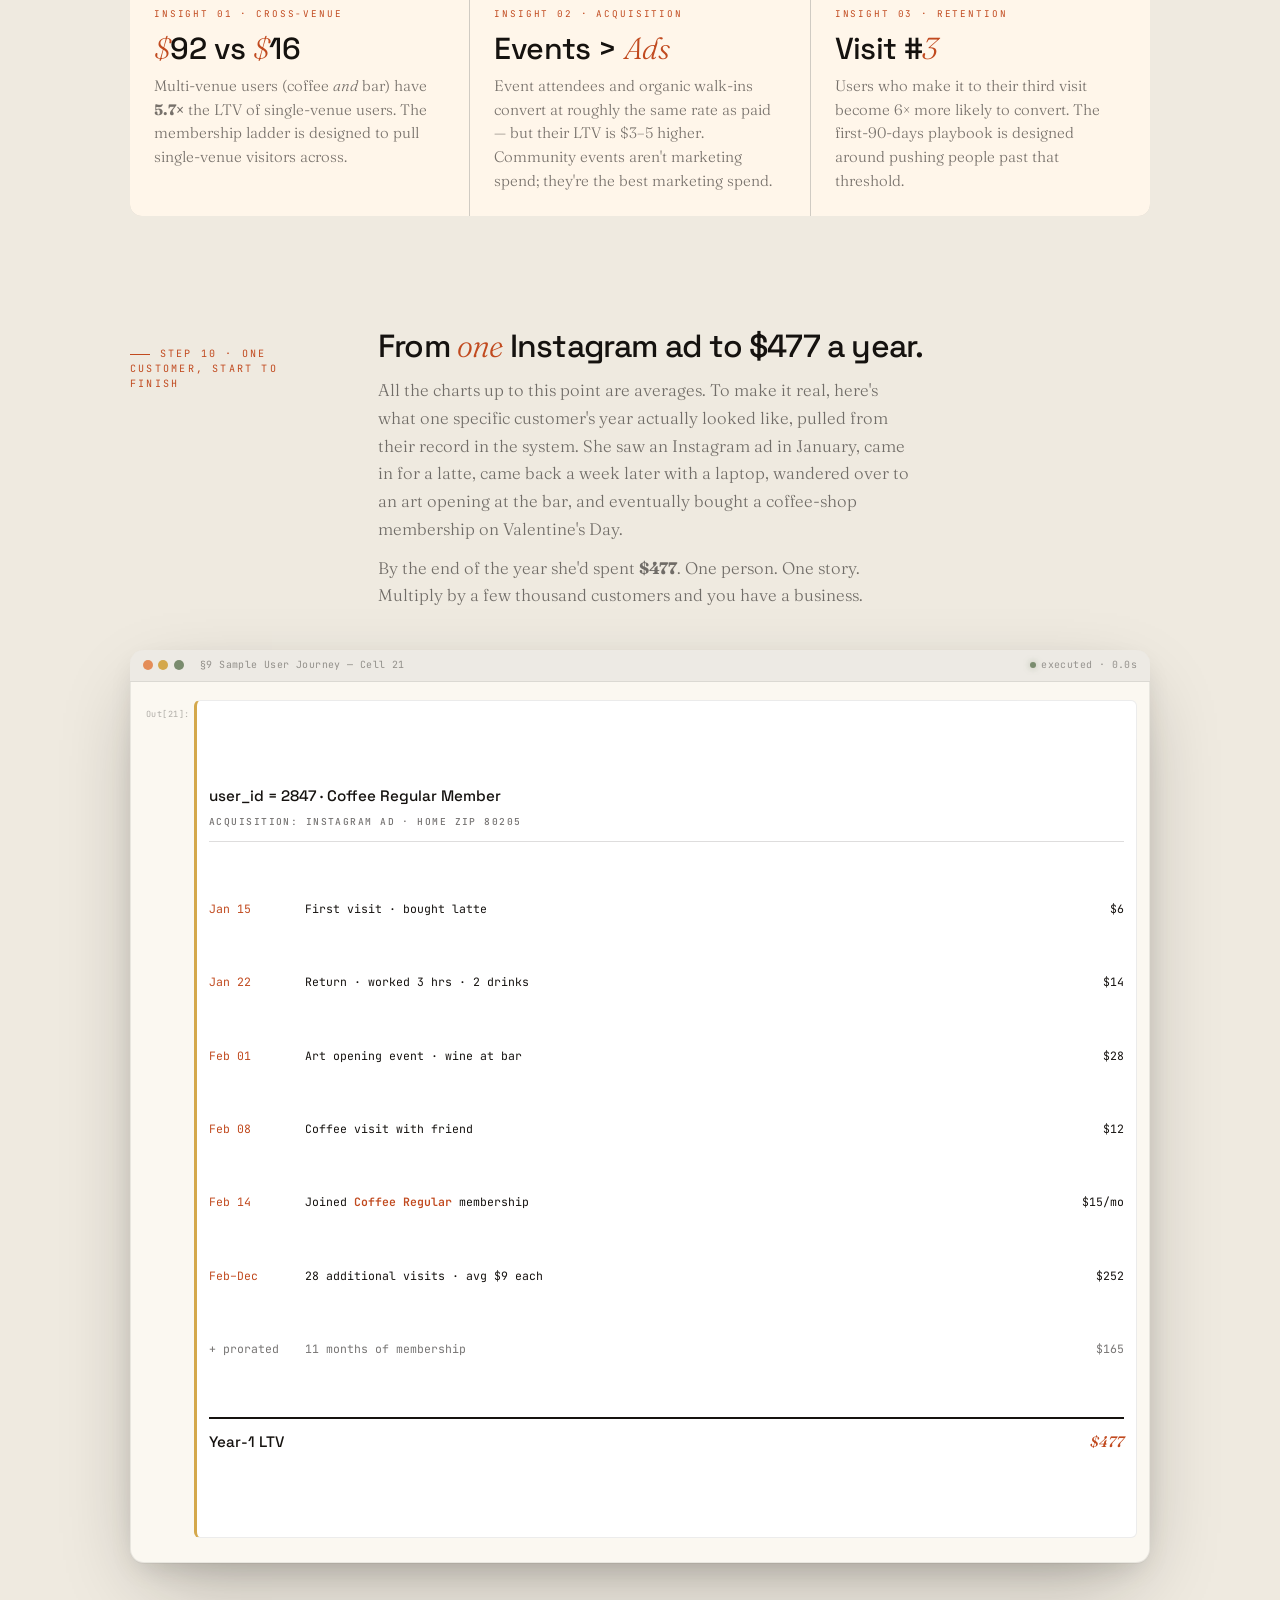
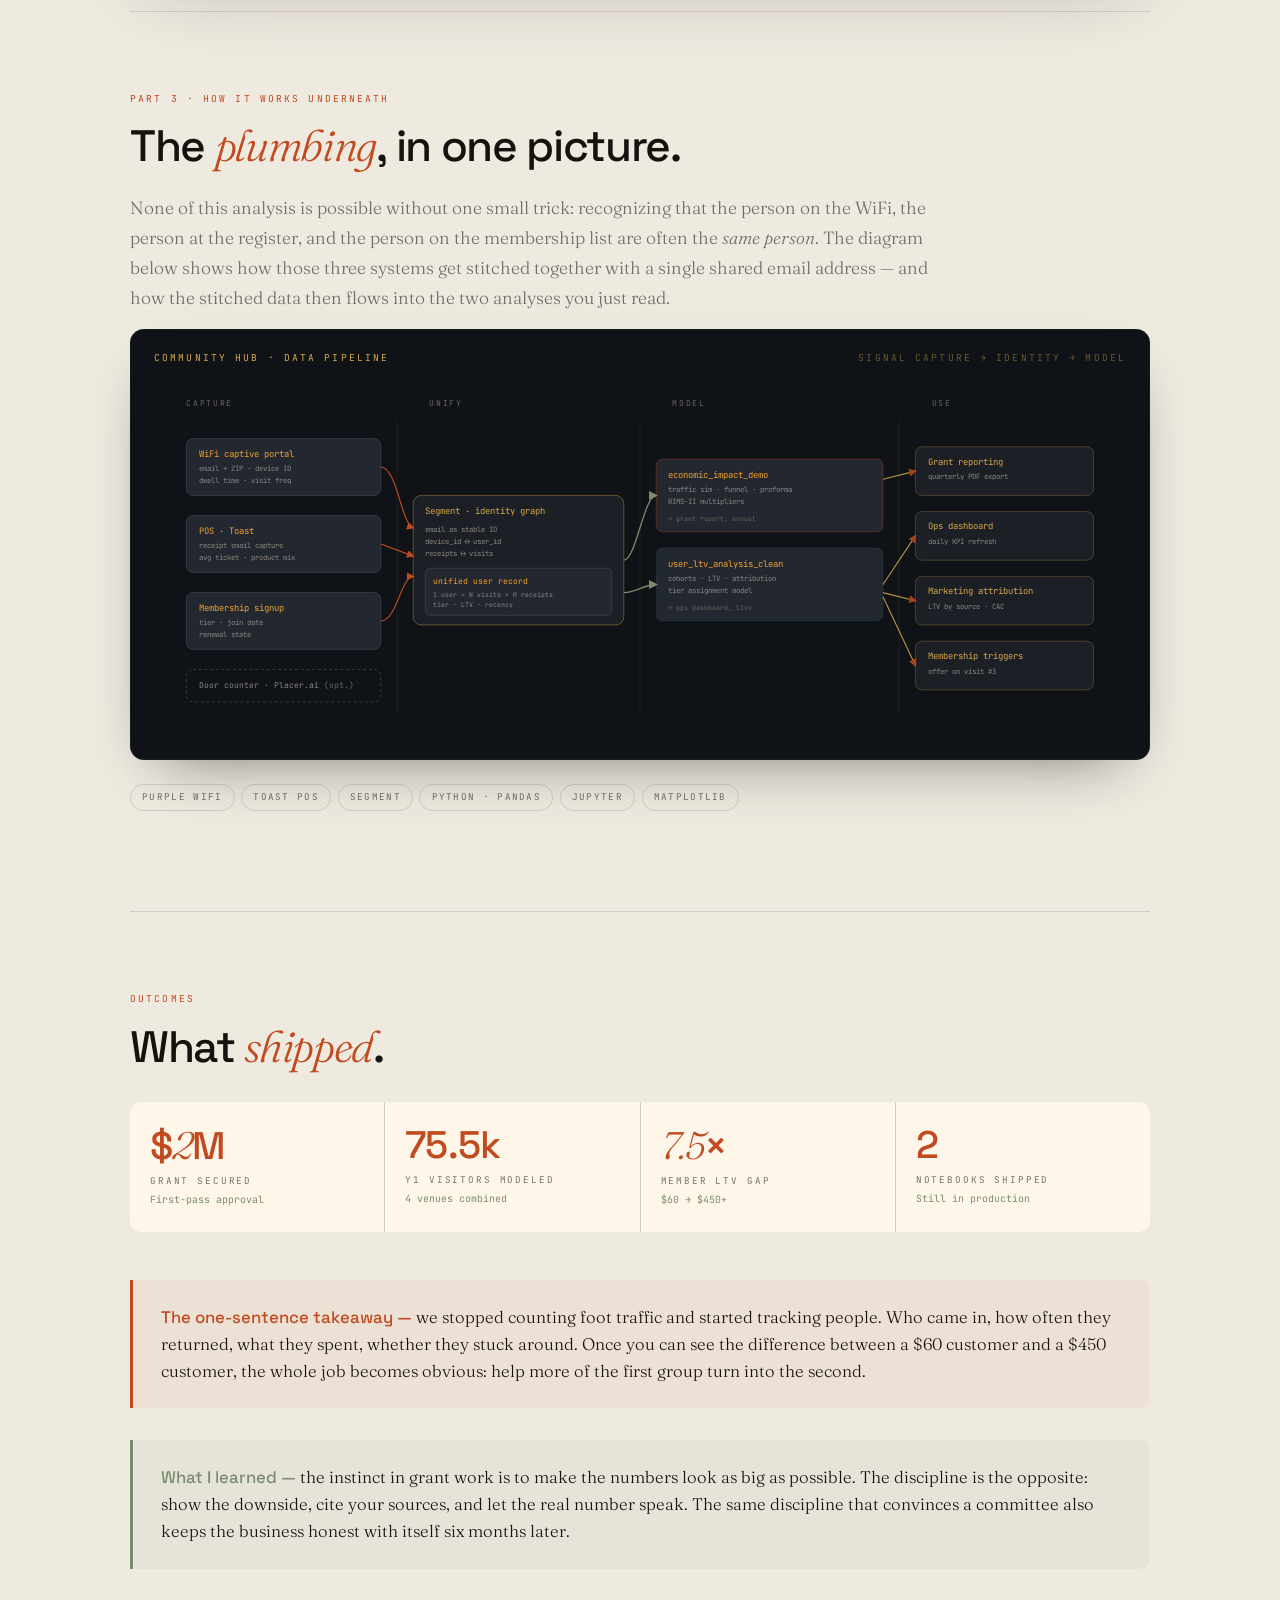
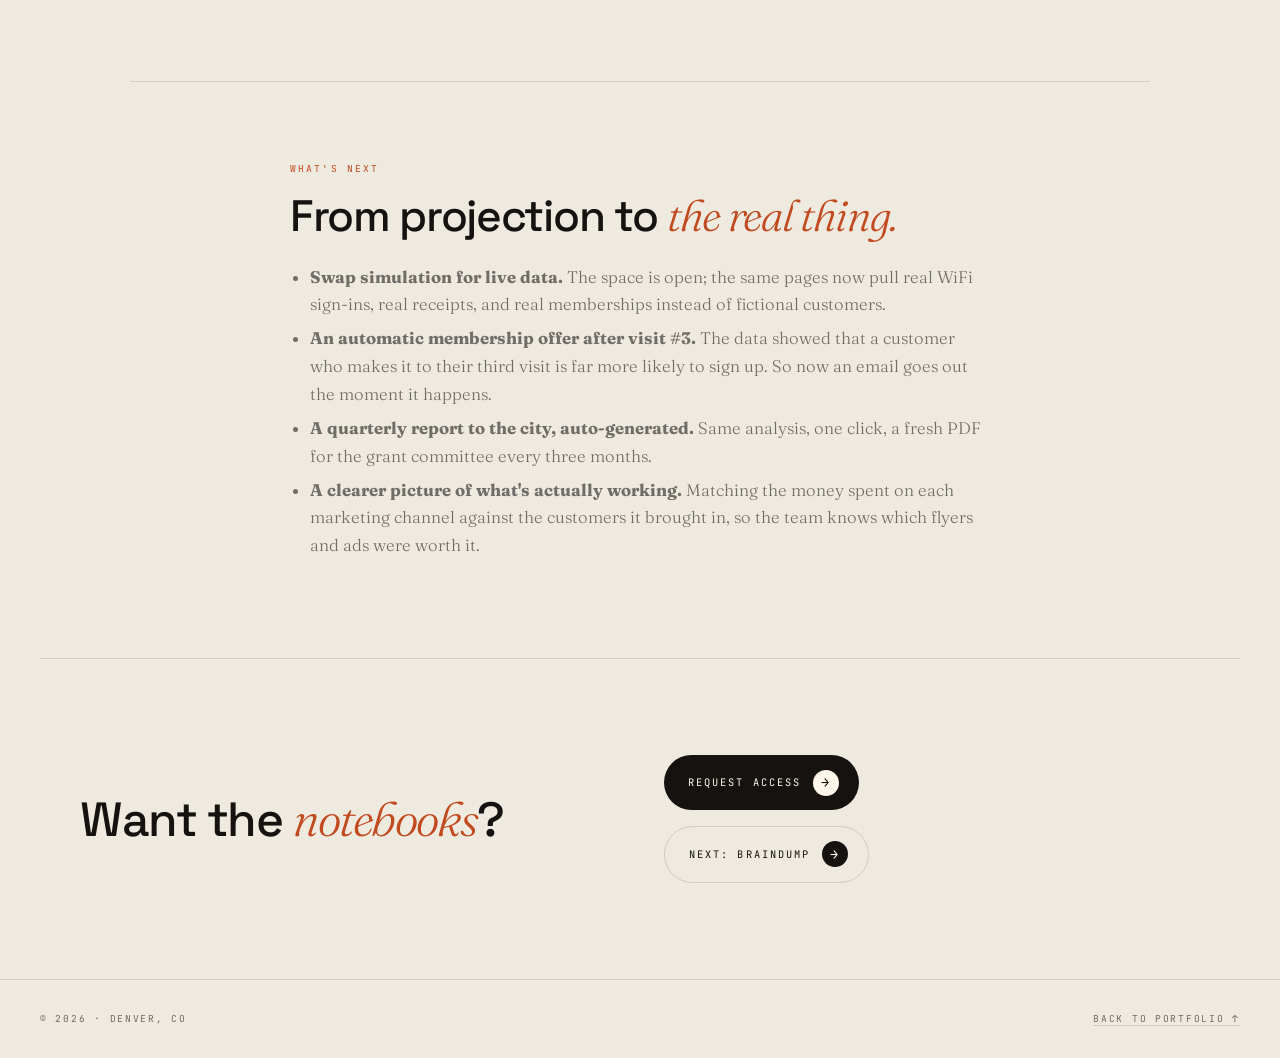
<file: case-studies/community-hub.html>
<!DOCTYPE html>
<html lang="en">
<head>
<meta charset="UTF-8">
<meta name="viewport" content="width=device-width, initial-scale=1.0">
<title>Community Hub — Case Study · Dean Eyolfson</title>

<!-- PostHog — placeholder key, replace with your project key at deploy -->
<script>
  !function(t,e){var o,n,p,r;e.__SV||(window.posthog=e,e._i=[],e.init=function(i,s,a){function g(t,e){var o=e.split(".");2==o.length&&(t=t[o[0]],e=o[1]),t[e]=function(){t.push([e].concat(Array.prototype.slice.call(arguments,0)))}}(p=t.createElement("script")).type="text/javascript",p.async=!0,p.src=s.api_host+"/static/array.js",(r=t.getElementsByTagName("script")[0]).parentNode.insertBefore(p,r);var u=e;for(void 0!==a?u=e[a]=[]:a="posthog",u.people=u.people||[],u.toString=function(t){var e="posthog";return"posthog"!==a&&(e+="."+a),t||(e+=" (stub)"),e},u.people.toString=function(){return u.toString(1)+".people (stub)"},o="capture identify alias people.set people.set_once set_config register register_once unregister opt_out_capturing has_opted_out_capturing opt_in_capturing reset isFeatureEnabled onFeatureFlags getFeatureFlag getFeatureFlagPayload reloadFeatureFlags group updateEarlyAccessFeatureEnrollment getEarlyAccessFeatures getActiveMatchingSurveys getSurveys getNextSurveyStep".split(" "),n=0;n<o.length;n++)g(u,o[n]);e._i.push([i,s,a])},e.__SV=1)}(document,window.posthog||[]);

  // Replace 'PH_PROJECT_KEY' with your PostHog project API key (public, safe in client)
  posthog.init('phc_nR7MpCmFndMpH3tkWULRqfyoLB4hrwVtb6SiZPTbXK7R', {
    api_host: 'https://us.i.posthog.com',
    person_profiles: 'identified_only',
    session_recording: { maskAllInputs: false },
    capture_pageview: true,
    autocapture: true
  });
</script>

<link rel="preconnect" href="https://fonts.googleapis.com">
<link rel="preconnect" href="https://fonts.gstatic.com" crossorigin>
<link href="https://fonts.googleapis.com/css2?family=Space+Grotesk:wght@300;400;500;600;700&family=Fraunces:ital,opsz,wght@0,9..144,300;0,9..144,400;0,9..144,500;1,9..144,300;1,9..144,400;1,9..144,500&family=JetBrains+Mono:wght@300;400;500&display=swap" rel="stylesheet">
<link rel="stylesheet" href="_case.css">
<style>
  /* ─── Notebook palette ─── */
  :root {
    --nb-paper: #fbf8f1;
    --nb-ink:   #15120f;
    --nb-muted: rgba(21,18,15,0.55);
    --nb-faint: rgba(21,18,15,0.10);
    --nb-code-bg: #1a1714;
    --nb-code-fg: #e6e1d8;
    --nb-prompt: #c14a1f;
    --nb-out-bar: #d4a84b;

    /* chart palette — shared across the page */
    --c-coffee:     #c14a1f;   /* terracotta */
    --c-bar:        #1f4a3d;   /* deep forest */
    --c-maker:      #d4a84b;   /* gold */
    --c-event:      #7a8c6e;   /* sage */
    --c-gallery:    #8c6e8c;   /* dusty plum */
  }

  /* ═══ HERO split: title + mini-notebook preview ═══ */
  .hero-split {
    max-width: 1280px;
    margin: 0 auto;
    padding: 8rem var(--edge) 4rem;
    display: grid;
    grid-template-columns: 1fr 1.05fr;
    gap: 4rem;
    align-items: end;
    border-bottom: 1px solid var(--fg-faint);
  }
  .hero-split__stage {
    position: relative;
    align-self: stretch;
    display: flex;
    align-items: flex-end;
    justify-content: center;
    min-height: 520px;
  }
  .hero-split__stage::before {
    content:'';
    position: absolute;
    inset: -4rem -2rem 0 -2rem;
    background:
      radial-gradient(55% 50% at 65% 45%, rgba(193,74,31,0.10), transparent 70%),
      radial-gradient(45% 55% at 20% 80%, rgba(31,74,61,0.08), transparent 70%);
    z-index: 0;
  }

  /* ═══ Notebook mockup (pervasive throughout the page) ═══ */
  .nb {
    position: relative;
    width: 100%;
    background: var(--nb-paper);
    border-radius: 14px;
    overflow: hidden;
    box-shadow:
      0 1px 0 rgba(21,18,15,0.04),
      0 30px 80px -20px rgba(21,18,15,0.32),
      0 10px 30px -10px rgba(21,18,15,0.16),
      inset 0 0 0 1px rgba(21,18,15,0.08);
    font-family: 'Inter', system-ui, -apple-system, sans-serif;
    color: #2d2d2d;
  }
  .nb__chrome {
    display: flex; align-items: center; gap: 0.35rem;
    padding: 0.5rem 0.8rem;
    background: #edeae4;
    border-bottom: 1px solid rgba(21,18,15,0.08);
    font-family: var(--font-mono);
    font-size: 0.62rem;
    letter-spacing: 0.04em;
  }
  .nb__chrome .dot { width: 10px; height: 10px; border-radius: 999px; }
  .nb__chrome .dot:nth-child(1) { background: #e48d58; }
  .nb__chrome .dot:nth-child(2) { background: #d4a84b; }
  .nb__chrome .dot:nth-child(3) { background: #7a8c6e; }
  .nb__chrome .url {
    margin-left: 0.65rem;
    color: rgba(21,18,15,0.42);
  }
  .nb__chrome .kernel {
    margin-left: auto;
    color: rgba(21,18,15,0.4);
    display: inline-flex; align-items: center; gap: 0.35rem;
  }
  .nb__chrome .kernel::before {
    content:''; width: 6px; height: 6px; border-radius: 999px;
    background: #7a8c6e;
    box-shadow: 0 0 6px rgba(122,140,110,0.55);
  }

  .nb__body { padding: 0.6rem 0.8rem 1rem; }

  /* a single cell */
  .nb-cell { position: relative; margin: 0.55rem 0; }
  .nb-cell__prompt {
    position: absolute;
    left: 0.2rem;
    top: 0.5rem;
    font-family: var(--font-mono);
    font-size: 8.5px;
    letter-spacing: 0.05em;
    color: var(--nb-muted);
  }
  .nb-cell__prompt.in { color: var(--nb-prompt); }
  .nb-cell__prompt.out { color: rgba(21,18,15,0.32); }

  .nb-code, .nb-md, .nb-out {
    border: 1px solid var(--nb-faint);
    border-radius: 6px;
    margin-left: 3.2rem;
    overflow: hidden;
  }
  .nb-md {
    padding: 0.65rem 0.85rem;
    background: transparent;
    border-color: transparent;
  }
  .nb-md h4 {
    font-family: var(--font-display);
    font-weight: 500;
    font-size: 12px;
    letter-spacing: -0.01em;
    color: var(--nb-ink);
    margin-bottom: 0.2rem;
  }
  .nb-md p {
    font-size: 10.5px;
    line-height: 1.55;
    color: #3a3632;
  }
  .nb-md p + p { margin-top: 0.3rem; }

  .nb-code {
    background: var(--nb-code-bg);
    padding: 0.6rem 0.85rem;
    font-family: var(--font-mono);
    font-size: 9.5px;
    line-height: 1.65;
    color: var(--nb-code-fg);
    overflow-x: auto;
  }
  .nb-code .cm { color: #8a8680; font-style: italic; }
  .nb-code .kw { color: #c074a5; }
  .nb-code .fn { color: #d4a84b; }
  .nb-code .st { color: #9ab87a; }
  .nb-code .nu { color: #e48d58; }
  .nb-code .op { color: #b8b3a8; }
  .nb-code .self { color: #7aa8d0; }

  .nb-out {
    background: #fff;
    border-color: rgba(21,18,15,0.08);
    border-left: 3px solid var(--nb-out-bar);
    padding: 0.65rem 0.85rem;
    font-family: var(--font-mono);
    font-size: 9px;
    line-height: 1.55;
    color: #3a3632;
    white-space: pre-wrap;
  }
  .nb-out--figure { padding: 0.75rem; }
  .nb-out b { color: var(--nb-ink); font-weight: 600; }
  .nb-out .dim { color: var(--nb-muted); }

  /* A "chart" area inside an output — SVG goes here */
  .nb-chart { width: 100%; height: auto; display: block; }

  /* Data table */
  .nb-table {
    width: 100%;
    border-collapse: collapse;
    font-family: var(--font-mono);
    font-size: 9px;
    color: #3a3632;
  }
  .nb-table th, .nb-table td {
    padding: 4px 10px;
    text-align: left;
    border-bottom: 1px dashed rgba(21,18,15,0.10);
  }
  .nb-table th {
    font-weight: 500;
    color: var(--nb-muted);
    border-bottom: 1px solid rgba(21,18,15,0.22);
    text-transform: uppercase;
    letter-spacing: 0.08em;
    font-size: 8px;
  }
  .nb-table td.num { text-align: right; color: var(--nb-ink); }
  .nb-table tr:last-child td { border-bottom: 0; }
  .nb-table tr.total td { border-top: 2px solid var(--nb-ink); font-weight: 600; color: var(--nb-ink); padding-top: 6px; }

  .hero-split__stage .nb {
    transform: perspective(1800px) rotateY(-6deg) rotateX(2deg);
    transform-origin: center right;
    max-width: 640px;
    position: relative;
    z-index: 1;
  }

  /* ═══ Moment sections (reused from onboardai) ═══ */
  .moment {
    max-width: 1100px;
    margin: 0 auto;
    padding: 4rem var(--edge) 1rem;
    display: grid;
    grid-template-columns: 200px 1fr;
    gap: 3rem;
    align-items: baseline;
  }
  .moment__num {
    font-family: var(--font-mono);
    font-size: 0.63rem;
    letter-spacing: 0.22em;
    text-transform: uppercase;
    color: var(--accent);
    line-height: 1.5;
  }
  .moment__num::before {
    content:'';
    display: inline-block;
    width: 20px; height: 1px;
    background: var(--accent);
    vertical-align: middle;
    margin-right: 0.6rem;
  }
  .moment h3 {
    font-family: var(--font-display);
    font-weight: 500;
    font-size: clamp(1.4rem, 2.6vw, 2rem);
    letter-spacing: -0.025em;
    line-height: 1.1;
    margin-bottom: 0.8rem;
  }
  .moment h3 em { font-family: var(--font-serif); font-style: italic; font-weight: 300; color: var(--accent); }
  .moment p {
    font-family: var(--font-serif);
    font-weight: 300;
    font-size: 1.05rem;
    line-height: 1.65;
    color: var(--fg-dim);
    max-width: 54ch;
  }
  .moment p + p { margin-top: 0.7rem; }
  .moment-shot {
    max-width: 1100px;
    margin: 1.5rem auto 3rem;
    padding: 0 var(--edge);
  }

  /* Part divider — big orienting block between the two halves */
  .part {
    max-width: 1100px;
    margin: 0 auto;
    padding: 6rem var(--edge) 3rem;
  }
  .part__tag {
    font-family: var(--font-mono);
    font-size: 0.6rem;
    letter-spacing: 0.28em;
    text-transform: uppercase;
    color: var(--accent);
    display: inline-flex; align-items: center; gap: 0.6rem;
    margin-bottom: 1.5rem;
  }
  .part__tag::before {
    content:''; width: 10px; height: 10px;
    background: var(--accent); border-radius: 2px;
    transform: rotate(45deg);
    display: inline-block;
  }
  .part__title {
    font-family: var(--font-display);
    font-weight: 500;
    font-size: clamp(2rem, 5vw, 3.75rem);
    letter-spacing: -0.035em;
    line-height: 1;
    margin-bottom: 1.5rem;
    max-width: 22ch;
  }
  .part__title em { font-family: var(--font-serif); font-style: italic; font-weight: 300; color: var(--accent); }
  .part__lede {
    font-family: var(--font-serif);
    font-weight: 300;
    font-size: 1.2rem;
    line-height: 1.6;
    color: var(--fg-dim);
    max-width: 55ch;
  }

  /* Big "pull quote / thesis" band */
  .thesis {
    max-width: 1100px;
    margin: 2rem auto;
    padding: 4rem var(--edge);
    border-top: 1px solid var(--fg-faint);
    border-bottom: 1px solid var(--fg-faint);
  }
  .thesis blockquote {
    font-family: var(--font-serif);
    font-weight: 300;
    font-size: clamp(1.4rem, 2.6vw, 2rem);
    line-height: 1.3;
    letter-spacing: -0.015em;
    color: var(--fg);
    max-width: 42ch;
  }
  .thesis blockquote em {
    font-style: italic;
    color: var(--accent);
  }
  .thesis cite {
    display: block;
    margin-top: 1.4rem;
    font-family: var(--font-mono);
    font-size: 0.62rem;
    letter-spacing: 0.2em;
    text-transform: uppercase;
    color: var(--fg-dim);
    font-style: normal;
  }

  /* Funnel — full-width chart card */
  .funnel {
    background: var(--paper);
    border: 1px solid var(--fg-faint);
    border-radius: 12px;
    padding: 1.75rem 1.75rem 1.4rem;
    margin: 0.5rem 0 1rem;
  }
  .funnel__head {
    display: flex; justify-content: space-between; align-items: baseline;
    font-family: var(--font-mono);
    font-size: 0.6rem;
    letter-spacing: 0.2em;
    text-transform: uppercase;
    color: var(--fg-dim);
    margin-bottom: 1.2rem;
  }
  .funnel__head b { color: var(--accent); font-weight: 500; }
  .funnel__rows {
    display: flex; flex-direction: column; gap: 0.55rem;
  }
  .funnel__row {
    display: grid;
    grid-template-columns: 220px 1fr 120px 70px;
    gap: 1rem;
    align-items: center;
  }
  .funnel__label {
    font-family: var(--font-display);
    font-weight: 500;
    font-size: 0.9rem;
    color: var(--fg);
  }
  .funnel__label small {
    display: block;
    font-family: var(--font-mono);
    font-size: 0.58rem;
    letter-spacing: 0.16em;
    text-transform: uppercase;
    color: var(--fg-dim);
    margin-top: 0.2rem;
    font-weight: 400;
  }
  .funnel__bar {
    height: 30px;
    background: var(--fg-faint);
    border-radius: 4px;
    overflow: hidden;
    position: relative;
  }
  .funnel__bar span {
    display: block;
    height: 100%;
    background: linear-gradient(90deg, var(--accent), #d4a84b);
    border-radius: 4px;
  }
  .funnel__count {
    font-family: var(--font-display);
    font-weight: 500;
    font-size: 1rem;
    color: var(--fg);
    text-align: right;
  }
  .funnel__drop {
    font-family: var(--font-mono);
    font-size: 0.62rem;
    color: var(--fg-dim);
    text-align: right;
  }
  .funnel__drop b { color: var(--accent); font-weight: 500; }

  /* LTV by membership tier — stacked (spend + membership) */
  .ltv-bars {
    background: #0f1216;
    border-radius: 14px;
    padding: 1.5rem 1.75rem 1.6rem;
    color: #e6e1d8;
  }
  .ltv-bars__head {
    font-family: var(--font-mono);
    font-size: 0.6rem;
    letter-spacing: 0.22em;
    text-transform: uppercase;
    color: var(--accent-3);
    margin-bottom: 0.35rem;
    display: flex; justify-content: space-between; align-items: baseline;
  }
  .ltv-bars__head .sub { color: rgba(212,168,75,0.5); }
  .ltv-bars__caption {
    font-family: var(--font-serif);
    font-weight: 300;
    font-style: italic;
    font-size: 0.9rem;
    color: rgba(230,225,216,0.5);
    margin-bottom: 1.5rem;
  }
  .ltv-bars__legend {
    display: flex; gap: 1.25rem;
    font-family: var(--font-mono);
    font-size: 0.58rem;
    letter-spacing: 0.16em;
    text-transform: uppercase;
    color: rgba(230,225,216,0.55);
    margin-bottom: 1rem;
  }
  .ltv-bars__legend i {
    display: inline-block;
    width: 10px; height: 10px;
    border-radius: 2px;
    margin-right: 0.45rem;
    vertical-align: -1px;
  }
  .ltv-bars__legend .sw-spend { background: var(--accent-3); }
  .ltv-bars__legend .sw-mem { background: var(--accent); }
  .ltv-bars__legend .sw-none { background: rgba(230,225,216,0.22); }

  .ltv-bars__grid {
    position: relative;
    display: grid;
    grid-template-columns: 34px repeat(4, 1fr);
    gap: 0 1.25rem;
    align-items: end;
    height: 300px;
    padding: 0.25rem 0 0;
  }
  /* y-axis */
  .ltv-bars__axis {
    position: relative;
    height: 100%;
    font-family: var(--font-mono);
    font-size: 0.56rem;
    color: rgba(230,225,216,0.4);
    letter-spacing: 0.08em;
  }
  .ltv-bars__axis span {
    position: absolute;
    right: 8px;
    transform: translateY(50%);
    white-space: nowrap;
  }
  .ltv-bars__gridlines {
    position: absolute;
    inset: 0;
    grid-column: 2 / -1;
    pointer-events: none;
  }
  .ltv-bars__gridlines::before,
  .ltv-bars__gridlines::after,
  .ltv-bars__gridlines span {
    content: '';
    position: absolute;
    left: 0; right: 0;
    height: 1px;
    background: rgba(230,225,216,0.06);
  }
  .ltv-bars__gridlines::before { bottom: 0; background: rgba(230,225,216,0.2); }
  .ltv-bars__gridlines::after  { bottom: 50%; }
  .ltv-bars__gridlines span:nth-child(1) { bottom: 25%; }
  .ltv-bars__gridlines span:nth-child(2) { bottom: 75%; }
  .ltv-bars__gridlines span:nth-child(3) { bottom: 100%; }

  .ltv-bars__col {
    position: relative;
    display: flex;
    flex-direction: column;
    align-items: stretch;
    justify-content: flex-end;
    height: 100%;
  }
  .ltv-bars__val {
    font-family: var(--font-display);
    font-weight: 500;
    font-size: 1.25rem;
    color: #f6efe2;
    letter-spacing: -0.02em;
    text-align: center;
    margin-bottom: 0.4rem;
    line-height: 1;
  }
  .ltv-bars__val em {
    font-family: var(--font-serif);
    font-style: italic;
    font-weight: 300;
    color: var(--accent-3);
    font-size: 0.75em;
    margin-right: 1px;
  }
  .ltv-bars__stack {
    width: 100%;
    display: flex;
    flex-direction: column;
    justify-content: flex-end;
    border-radius: 3px 3px 0 0;
    overflow: hidden;
  }
  .ltv-bars__seg {
    width: 100%;
    min-height: 2px;
    transition: filter .3s;
  }
  .ltv-bars__seg--mem {
    background: linear-gradient(180deg, var(--accent) 0%, #e08a5f 100%);
    border-bottom: 1px solid rgba(15,18,22,0.55);
  }
  .ltv-bars__seg--spend {
    background: linear-gradient(180deg, var(--accent-3) 0%, #b8903f 100%);
  }
  .ltv-bars__seg--none {
    background: rgba(230,225,216,0.18);
  }
  .ltv-bars__seg-lbl {
    position: absolute;
    left: 50%;
    transform: translate(-50%, -50%);
    font-family: var(--font-mono);
    font-size: 0.58rem;
    color: #15120f;
    font-weight: 500;
    letter-spacing: 0.04em;
    pointer-events: none;
    text-shadow: 0 0 0 transparent;
    white-space: nowrap;
  }
  .ltv-bars__seg-lbl.on-dim { color: rgba(230,225,216,0.65); }
  .ltv-bars__name {
    font-family: var(--font-mono);
    font-size: 0.6rem;
    letter-spacing: 0.12em;
    text-transform: uppercase;
    color: rgba(230,225,216,0.55);
    margin-top: 0.9rem;
    text-align: center;
    line-height: 1.35;
  }
  .ltv-bars__name b {
    color: #f6efe2;
    font-weight: 500;
    display: block;
    font-size: 0.72rem;
    margin-bottom: 0.25rem;
  }
  .ltv-bars__name .meta {
    display: block;
    font-size: 0.56rem;
    color: rgba(230,225,216,0.4);
    letter-spacing: 0.12em;
    margin-top: 0.2rem;
  }

  /* Lift callout */
  .ltv-bars__lift {
    margin-top: 1.5rem;
    padding-top: 1.1rem;
    border-top: 1px dashed rgba(230,225,216,0.14);
    display: flex;
    align-items: baseline;
    gap: 0.85rem;
    font-family: var(--font-mono);
    font-size: 0.62rem;
    letter-spacing: 0.12em;
    text-transform: uppercase;
    color: rgba(230,225,216,0.55);
  }
  .ltv-bars__lift strong {
    font-family: var(--font-display);
    font-weight: 500;
    font-size: 1.05rem;
    letter-spacing: -0.01em;
    text-transform: none;
    color: var(--accent);
  }

  /* Architecture-style stack diagram (data pipeline) */
  .pipeline {
    background: #0f1216;
    border-radius: 14px;
    padding: 1.4rem 1.5rem;
    margin-top: 1rem;
    box-shadow:
      inset 0 0 0 1px rgba(255,255,255,0.04),
      0 24px 60px -30px rgba(0,0,0,0.55);
  }
  .pipeline__head {
    display: flex; justify-content: space-between; align-items: baseline;
    font-family: var(--font-mono);
    font-size: 0.6rem;
    letter-spacing: 0.22em;
    text-transform: uppercase;
    margin-bottom: 1rem;
  }
  .pipeline__head span:first-child { color: var(--accent-3); }
  .pipeline__head span:last-child  { color: rgba(212,168,75,0.45); }
  .pipeline__svg { width: 100%; height: auto; display: block; }

  /* Insights 3-col */
  .insights {
    display: grid;
    grid-template-columns: repeat(3, 1fr);
    gap: 1px;
    background: var(--fg-faint);
    border-radius: 12px;
    overflow: hidden;
    margin: 1.5rem 0 2rem;
  }
  .insights__cell {
    background: var(--paper);
    padding: 1.5rem;
  }
  .insights__cell .lbl {
    font-family: var(--font-mono);
    font-size: 0.58rem;
    letter-spacing: 0.2em;
    text-transform: uppercase;
    color: var(--accent);
    margin-bottom: 0.7rem;
  }
  .insights__cell .big {
    font-family: var(--font-display);
    font-weight: 500;
    font-size: 1.9rem;
    letter-spacing: -0.02em;
    color: var(--fg);
    line-height: 1;
    margin-bottom: 0.6rem;
  }
  .insights__cell .big em { font-family: var(--font-serif); font-style: italic; font-weight: 300; color: var(--accent); }
  .insights__cell p {
    font-family: var(--font-serif);
    font-weight: 300;
    font-size: 0.95rem;
    line-height: 1.55;
    color: var(--fg-dim);
  }

  /* Journey timeline (Part 2 moment) */
  .journey {
    font-family: var(--font-mono);
    font-size: 0.72rem;
    line-height: 1.8;
    color: var(--fg);
  }
  .journey__head {
    font-family: var(--font-display);
    font-weight: 500;
    font-size: 0.95rem;
    color: var(--fg);
    padding-bottom: 0.7rem;
    margin-bottom: 0.6rem;
    border-bottom: 1px solid var(--fg-faint);
  }
  .journey__head small {
    font-family: var(--font-mono);
    font-size: 0.6rem;
    letter-spacing: 0.15em;
    text-transform: uppercase;
    color: var(--fg-dim);
    display: block;
    margin-top: 0.2rem;
  }
  .journey__row {
    display: grid;
    grid-template-columns: 80px 1fr 60px;
    gap: 1rem;
    padding: 0.35rem 0;
    color: var(--fg-dim);
  }
  .journey__row .d { color: var(--accent); }
  .journey__row .a { color: var(--fg); }
  .journey__row .v { text-align: right; color: var(--fg); }
  .journey__total {
    margin-top: 0.6rem;
    padding-top: 0.6rem;
    border-top: 2px solid var(--fg);
    display: flex; justify-content: space-between;
    font-family: var(--font-display);
    font-weight: 500;
    font-size: 0.95rem;
  }
  .journey__total em { font-family: var(--font-serif); font-style: italic; color: var(--accent); }

  @media (max-width: 900px) {
    .hero-split { grid-template-columns: 1fr; padding-top: 6rem; gap: 2rem; }
    .hero-split__stage { min-height: 320px; }
    .hero-split__stage .nb { transform: none; }
    .moment { grid-template-columns: 1fr; gap: 1rem; }
    .funnel__row { grid-template-columns: 1fr; gap: 0.35rem; }
    .funnel__count, .funnel__drop { text-align: left; }
    .insights { grid-template-columns: 1fr; }
    .ltv-bars__grid { height: 220px; grid-template-columns: 28px repeat(4,1fr); gap: 0 0.6rem; }
  }
</style>
</head>
<body>

<a class="back-nav" href="/#work">
  <span class="arrow">←</span> Back to Portfolio
</a>

<!-- ─────────────── HERO ─────────────── -->
<section class="hero-split">
  <div>
    <div class="hero__eyebrow">
      <span class="dot"></span>
      <span>Case 03</span>
      <span style="opacity:.4">/</span>
      <span>2024</span>
    </div>
    <h1 class="hero__title">A coffee shop, measured like a <em>website.</em></h1>
    <p class="hero__summary">
      A group was opening a community space — a coffee shop, a bar, a makerspace, and a small gallery, all under one roof. They needed to prove to the city it would be worth a $2M grant, and then actually run the place once it opened. I built two analyses: one that projected what the space would be worth to the neighborhood, and one that tracked individual customers the way a website tracks users. The grant cleared. The tools still run the business today.
    </p>
    <div class="hero__tags">
      <span class="hero__tag">Data Analysis</span>
      <span class="hero__tag">Python</span>
      <span class="hero__tag">Economic Modeling</span>
      <span class="hero__tag">Customer Analytics</span>
    </div>
    <div class="hero__meta">
      <div class="hero__meta-cell"><span class="k">Role</span><span class="v">Lead Analyst</span></div>
      <div class="hero__meta-cell"><span class="k">Year</span><span class="v">2024</span></div>
      <div class="hero__meta-cell"><span class="k">Outcome</span><span class="v">$2M grant secured</span></div>
      <div class="hero__meta-cell"><span class="k">Read time</span><span class="v">~6 minutes</span></div>
    </div>
  </div>

  <!-- Hero mini-notebook -->
  <div class="hero-split__stage">
    <div class="nb">
      <div class="nb__chrome">
        <span class="dot"></span><span class="dot"></span><span class="dot"></span>
        <span class="url">economic_impact_demo.ipynb</span>
        <span class="kernel">Python 3.11 · idle</span>
      </div>
      <div class="nb__body">
        <div class="nb-cell">
          <span class="nb-cell__prompt in">In [2]:</span>
          <div class="nb-code"><span class="cm"># Aggregate 12-month projection across all four venues</span>
<span class="kw">from</span> src.impact <span class="kw">import</span> build_forecast, rims_ii_multiplier
forecast <span class="op">=</span> build_forecast(venues<span class="op">=</span>VENUES, scenario<span class="op">=</span><span class="st">'base'</span>)
forecast.summary()</div>
        </div>
        <div class="nb-cell">
          <span class="nb-cell__prompt out">Out[2]:</span>
          <div class="nb-out">
<b>ANNUAL IMPACT SUMMARY · Year 1 (base case)</b>
────────────────────────────────────────────
Annual visitors .................  <b>75,500</b>
Direct FTE jobs .................  <b>19.0</b>
Jobs supported (×1.4) ...........  <b>26.6</b>
Annual revenue ..................  <b>$1,035,920</b>
Economic output (×1.8) ..........  <b>$1,864,656</b>
Sales tax to city ...............  <b>$52,719</b>
<span class="dim">────────────────────────────────────────────
[model ready — grant package exports to PDF]</span></div>
        </div>
      </div>
    </div>
  </div>
</section>

<!-- ─────────────── THESIS ─────────────── -->
<section class="thesis">
  <blockquote>
    The thesis, in one line: <em>treat a building like a product.</em> Count every visit, follow every regular, and the math of why someone walks in — and whether they come back — stops being a guess.
  </blockquote>
  <cite>— Starting point</cite>
</section>

<!-- ─────────────── CONTEXT / WHAT & WHY ─────────────── -->
<section class="section">
  <div class="section__eyebrow">What this is</div>
  <h2 class="section__title">Two questions, answered in <em>plain numbers.</em></h2>
  <div class="context-grid">
    <div class="context-card">
      <div class="context-card__label">The situation</div>
      <div class="context-card__title">Two empty buildings, a big idea, and a skeptical city.</div>
      <p class="context-card__body">The team was turning two vacant buildings into a community space with four businesses inside. To unlock a $2M city grant, they had to show — on paper, before opening day — that the space would bring real jobs, visitors, and tax revenue to the neighborhood.</p>
    </div>
    <div class="context-card">
      <div class="context-card__label">Question 1 · the city</div>
      <div class="context-card__title">“What will this place be <i>worth</i> to the neighborhood?”</div>
      <p class="context-card__body">Visitors per year. Jobs created. Sales tax generated. A five-year revenue projection. The kind of numbers a grant committee can defend in a public meeting.</p>
    </div>
    <div class="context-card">
      <div class="context-card__label">Question 2 · the operator</div>
      <div class="context-card__title">“Once we're open, who's actually <i>coming back</i>?”</div>
      <p class="context-card__body">A good bakery knows its regulars. A good website knows its users. I gave the operators the same thing: who walks in, how often they return, what they spend, and which ones are worth chasing for a membership.</p>
    </div>
    <div class="context-card">
      <div class="context-card__label">How it's done</div>
      <div class="context-card__title">Two documents, read top to bottom.</div>
      <p class="context-card__body">Both analyses live in <b>Jupyter notebooks</b> — working documents that mix written explanation with live calculations, so every number on the page can be traced back to the assumption that produced it. Nothing is hidden in a spreadsheet.</p>
    </div>
  </div>
</section>

<!-- ─── How to read this page ─── -->
<section class="section section--narrow prose">
  <div class="section__eyebrow">How this page is laid out</div>
  <h2 class="section__title">A guided tour, in <em>two halves.</em></h2>
  <ol>
    <li><strong>Part 1 — the grant case.</strong> We start with basic assumptions (how big is the coffee shop, what does a drink cost), simulate a year of foot traffic, then turn those visits into revenue, jobs, and tax dollars. Ends with a five-year projection.</li>
    <li><strong>Part 2 — the customer view.</strong> Once the doors are open, we shift to individual customers. How to identify them, what a “funnel” looks like for a real-world venue, and why turning a regular into a member is worth roughly <b>7.5×</b> more than keeping them casual.</li>
    <li><strong>Part 3 — how it all connects.</strong> A simple diagram of the plumbing: the WiFi sign-in, the register, and the membership list all feed one unified picture of each customer.</li>
  </ol>
  <p class="prose__caption">No prior data experience required. Technical bits stay in boxes; the story is in the paragraphs around them.</p>
</section>

<!-- ═══════════════════════════════════════════════════════════════════════
     PART 1 — AGGREGATE IMPACT (economic_impact_demo.ipynb)
     ═══════════════════════════════════════════════════════════════════════ -->
<section class="part">
  <span class="part__tag">Part 1 · the grant case</span>
  <h2 class="part__title">What will the space be <em>worth</em>?</h2>
  <p class="part__lede">
    The grant committee doesn't care about vibes. They want to know, in dollars and jobs, what this place will do for the neighborhood. To answer honestly, we build the number up from its smallest pieces — the size of each room, the price of a latte — instead of picking a hopeful total and working backwards.
  </p>
</section>

<!-- ─── Moment 1.1 — Setup / assumptions ─── -->
<div class="moment">
  <div class="moment__num">Step 01 · The inputs</div>
  <div>
    <h3>Start with four <em>honest</em> facts about each room.</h3>
    <p>Before any projection, we list what we actually know. How many square feet is the coffee shop? How many seats does the bar have? What does the average customer spend? These aren't guesses — they come from the lease, the floor plan, and comparable venues nearby.</p>
    <p>Every chart later in this analysis is built from the four rows shown below. If the coffee shop ends up smaller than planned, we change one number here and every downstream result updates automatically. That's the whole point: no hidden math.</p>
  </div>
</div>
<div class="moment-shot">
  <div class="nb">
    <div class="nb__chrome">
      <span class="dot"></span><span class="dot"></span><span class="dot"></span>
      <span class="url">economic_impact_demo.ipynb — §1 Space Configuration</span>
      <span class="kernel">idle</span>
    </div>
    <div class="nb__body">
      <div class="nb-cell">
        <span class="nb-cell__prompt">[ md ]</span>
        <div class="nb-md">
          <h4>1. Space Configuration &amp; Assumptions</h4>
          <p>Operating assumptions per venue. Edit here; all sections downstream re-derive.</p>
        </div>
      </div>
      <div class="nb-cell">
        <span class="nb-cell__prompt in">In [3]:</span>
        <div class="nb-code">SPACE_CONFIG <span class="op">=</span> {
    <span class="st">'coffee_shop'</span>: {<span class="st">'sq_ft'</span>: <span class="nu">2000</span>, <span class="st">'capacity'</span>: <span class="nu">45</span>, <span class="st">'avg_ticket'</span>: <span class="nu">8.50</span>, <span class="st">'conversion'</span>: <span class="nu">0.70</span>},
    <span class="st">'bar'</span>:         {<span class="st">'sq_ft'</span>: <span class="nu">2800</span>, <span class="st">'capacity'</span>: <span class="nu">95</span>, <span class="st">'avg_ticket'</span>: <span class="nu">18.00</span>, <span class="st">'conversion'</span>: <span class="nu">0.82</span>},
    <span class="st">'makerspace'</span>:  {<span class="st">'sq_ft'</span>: <span class="nu">2200</span>, <span class="st">'capacity'</span>: <span class="nu">30</span>, <span class="st">'monthly_fee'</span>: <span class="nu">95.00</span>, <span class="st">'lease_rev'</span>: <span class="nu">90_000</span>},
    <span class="st">'gallery'</span>:     {<span class="st">'sq_ft'</span>:  <span class="nu">700</span>, <span class="st">'commission'</span>: <span class="nu">0.30</span>, <span class="st">'events_yr'</span>: <span class="nu">12</span>},
}
COGS, LABOR, RENT, OTHER <span class="op">=</span> <span class="nu">0.30</span>, <span class="nu">0.35</span>, <span class="nu">0.15</span>, <span class="nu">0.10</span>    <span class="cm"># ~10% EBITDA</span></div>
      </div>
    </div>
  </div>
</div>

<!-- ─── Moment 1.2 — Traffic simulation ─── -->
<div class="moment">
  <div class="moment__num">Step 02 · A year of foot traffic</div>
  <div>
    <h3>What does a <em>typical</em> year at the door look like?</h3>
    <p>Next, we simulate an entire year of daily visits. We build in the patterns every real venue has: coffee peaks on weekend mornings, the bar fills up Thursday through Saturday night, the makerspace stays small and steady. We also factor in a slow opening ramp — no one is at capacity on day one.</p>
    <p>The chart below is the result. Each line is one venue over 12 months, smoothed so the shape is easy to read. It's not a prediction of one specific Tuesday — it's a reasonable picture of a normal year.</p>
  </div>
</div>
<div class="moment-shot">
  <div class="nb">
    <div class="nb__chrome">
      <span class="dot"></span><span class="dot"></span><span class="dot"></span>
      <span class="url">§2 Simulated Traffic Data — Cell 6</span>
      <span class="kernel">executed · 1.2s</span>
    </div>
    <div class="nb__body">
      <div class="nb-cell">
        <span class="nb-cell__prompt in">In [6]:</span>
        <div class="nb-code"><span class="kw">for</span> venue, color <span class="kw">in</span> [(<span class="st">'coffee_shop'</span>, C_COFFEE), (<span class="st">'bar'</span>, C_BAR), (<span class="st">'makerspace'</span>, C_MAKER)]:
    df <span class="op">=</span> all_traffic[all_traffic.venue <span class="op">==</span> venue]
    ax.plot(df.date, df.visitors.rolling(<span class="nu">7</span>).mean(), color<span class="op">=</span>color, linewidth<span class="op">=</span><span class="nu">1.8</span>)
ax.set_title(<span class="st">'Daily Visitors · 7-day rolling avg'</span>)</div>
      </div>
      <div class="nb-cell">
        <span class="nb-cell__prompt out">Out[6]:</span>
        <div class="nb-out nb-out--figure">
          <!-- Traffic SVG chart -->
          <svg class="nb-chart" viewBox="0 0 760 240" preserveAspectRatio="none" aria-label="Daily visitors chart">
            <defs>
              <linearGradient id="coffee-area" x1="0" x2="0" y1="0" y2="1">
                <stop offset="0" stop-color="#c14a1f" stop-opacity="0.25"/>
                <stop offset="1" stop-color="#c14a1f" stop-opacity="0"/>
              </linearGradient>
              <linearGradient id="bar-area" x1="0" x2="0" y1="0" y2="1">
                <stop offset="0" stop-color="#1f4a3d" stop-opacity="0.22"/>
                <stop offset="1" stop-color="#1f4a3d" stop-opacity="0"/>
              </linearGradient>
            </defs>

            <!-- grid -->
            <g stroke="rgba(21,18,15,0.08)" stroke-width="1">
              <line x1="40" y1="30"  x2="740" y2="30"/>
              <line x1="40" y1="80"  x2="740" y2="80"/>
              <line x1="40" y1="130" x2="740" y2="130"/>
              <line x1="40" y1="180" x2="740" y2="180"/>
            </g>
            <!-- y-axis labels -->
            <g font-family="JetBrains Mono, monospace" font-size="8" fill="rgba(21,18,15,0.5)">
              <text x="34" y="33" text-anchor="end">300</text>
              <text x="34" y="83" text-anchor="end">200</text>
              <text x="34" y="133" text-anchor="end">100</text>
              <text x="34" y="183" text-anchor="end">0</text>
            </g>
            <!-- x-axis labels (months) -->
            <g font-family="JetBrains Mono, monospace" font-size="8" fill="rgba(21,18,15,0.5)">
              <text x="60"  y="215">Jan</text>
              <text x="120" y="215">Feb</text>
              <text x="180" y="215">Mar</text>
              <text x="240" y="215">Apr</text>
              <text x="300" y="215">May</text>
              <text x="360" y="215">Jun</text>
              <text x="420" y="215">Jul</text>
              <text x="480" y="215">Aug</text>
              <text x="540" y="215">Sep</text>
              <text x="600" y="215">Oct</text>
              <text x="660" y="215">Nov</text>
              <text x="720" y="215">Dec</text>
            </g>

            <!-- Coffee area -->
            <path d="M40,165 L100,150 L160,130 L220,108 L280,90 L340,76 L400,60 L460,58 L520,66 L580,78 L640,95 L700,88 L740,82 L740,180 L40,180 Z"
                  fill="url(#coffee-area)"/>
            <!-- Coffee line (top venue) -->
            <path d="M40,165 L100,150 L160,130 L220,108 L280,90 L340,76 L400,60 L460,58 L520,66 L580,78 L640,95 L700,88 L740,82"
                  fill="none" stroke="#c14a1f" stroke-width="1.8" stroke-linejoin="round"/>

            <!-- Bar area (thursday-sat spikes) -->
            <path d="M40,180 L60,176 L80,168 L100,160 L120,152 L140,158 L160,148 L180,142 L200,150 L220,138 L240,130 L260,140 L280,125 L300,118 L320,128 L340,112 L360,104 L380,116 L400,96 L420,88 L440,100 L460,82 L480,76 L500,90 L520,80 L540,74 L560,86 L580,78 L600,82 L620,96 L640,90 L660,102 L680,96 L700,108 L720,114 L740,120 L740,180 L40,180 Z"
                  fill="url(#bar-area)"/>
            <path d="M40,180 L60,176 L80,168 L100,160 L120,152 L140,158 L160,148 L180,142 L200,150 L220,138 L240,130 L260,140 L280,125 L300,118 L320,128 L340,112 L360,104 L380,116 L400,96 L420,88 L440,100 L460,82 L480,76 L500,90 L520,80 L540,74 L560,86 L580,78 L600,82 L620,96 L640,90 L660,102 L680,96 L700,108 L720,114 L740,120"
                  fill="none" stroke="#1f4a3d" stroke-width="1.6" stroke-linejoin="round"/>

            <!-- Makerspace flat line -->
            <path d="M40,172 L120,170 L200,168 L280,166 L360,165 L440,164 L520,163 L600,163 L680,162 L740,162"
                  fill="none" stroke="#d4a84b" stroke-width="1.4" stroke-dasharray="4 3"/>

            <!-- Legend -->
            <g font-family="JetBrains Mono, monospace" font-size="9">
              <rect x="440" y="5" width="12" height="2" fill="#c14a1f"/>
              <text x="458" y="9" fill="#3a3632">coffee</text>
              <rect x="500" y="5" width="12" height="2" fill="#1f4a3d"/>
              <text x="518" y="9" fill="#3a3632">bar</text>
              <rect x="552" y="5" width="12" height="2" fill="#d4a84b"/>
              <text x="570" y="9" fill="#3a3632">makerspace</text>
            </g>
            <text x="40" y="14" font-family="Inter, sans-serif" font-size="10" font-weight="600" fill="#15120f">Daily Visitors — 7-day rolling average</text>
          </svg>
        </div>
      </div>
    </div>
  </div>
</div>

<!-- ─── Moment 1.3 — Visitor funnel ─── -->
<div class="moment">
  <div class="moment__num">Step 03 · From a flyer to a regular</div>
  <div>
    <h3>How a <em>stranger</em> becomes a customer.</h3>
    <p>Not everyone who sees an ad walks in. Not everyone who walks in buys something. Not everyone who buys something comes back. The chart below tracks that dropout, step by step — what marketers call a <i>funnel</i>.</p>
    <p>Read it top to bottom: 500,000 people see an ad on their phone; 75,000 click through or visit the website; 19,600 actually walk in the door; and by the end of the year, about <b>4,939</b> have become repeat visitors. Each drop-off is a lever the operator can pull — a better sign out front, a free first drink, a reason to return next week.</p>
  </div>
</div>
<div class="moment-shot">
  <div class="funnel">
    <div class="funnel__head">
      <span>Visitor Funnel · Year 1 projection</span>
      <span><b>0.99%</b> end-to-end conversion</span>
    </div>
    <div class="funnel__rows">
      <div class="funnel__row">
        <div class="funnel__label">Awareness<small>Ad Impressions</small></div>
        <div class="funnel__bar"><span style="width:100%"></span></div>
        <div class="funnel__count">500,000</div>
        <div class="funnel__drop">—</div>
      </div>
      <div class="funnel__row">
        <div class="funnel__label">Interest<small>Website / Social</small></div>
        <div class="funnel__bar"><span style="width:15%"></span></div>
        <div class="funnel__count">75,000</div>
        <div class="funnel__drop"><b>↓ 85%</b></div>
      </div>
      <div class="funnel__row">
        <div class="funnel__label">Visit<small>Foot Traffic</small></div>
        <div class="funnel__bar"><span style="width:3.9%"></span></div>
        <div class="funnel__count">19,600</div>
        <div class="funnel__drop"><b>↓ 74%</b></div>
      </div>
      <div class="funnel__row">
        <div class="funnel__label">Engagement<small>Dwell &gt; 30 min</small></div>
        <div class="funnel__bar"><span style="width:2.35%"></span></div>
        <div class="funnel__count">11,760</div>
        <div class="funnel__drop"><b>↓ 40%</b></div>
      </div>
      <div class="funnel__row">
        <div class="funnel__label">Conversion<small>Purchase / Signup</small></div>
        <div class="funnel__bar"><span style="width:1.65%"></span></div>
        <div class="funnel__count">8,232</div>
        <div class="funnel__drop"><b>↓ 30%</b></div>
      </div>
      <div class="funnel__row">
        <div class="funnel__label">Retention<small>Return within 90 days</small></div>
        <div class="funnel__bar"><span style="width:0.99%"></span></div>
        <div class="funnel__count">4,939</div>
        <div class="funnel__drop"><b>↓ 40%</b></div>
      </div>
    </div>
  </div>
</div>

<!-- ─── Moment 1.4 — Economic impact table ─── -->
<div class="moment">
  <div class="moment__num">Step 04 · Turning visits into dollars</div>
  <div>
    <h3>One million dollars of coffee and drinks, <em>roughly.</em></h3>
    <p>Multiply visits by average ticket and you get direct revenue: about <b>$1,035,920</b> in Year 1, split across the four venues. That's the money changing hands at the register.</p>
    <p>But the full economic picture is bigger. When the coffee shop buys beans from a local roaster, and the roaster pays a driver, and the driver buys lunch — that chain of spending is called the <i>multiplier effect</i>. The U.S. government publishes official multipliers for exactly this purpose (they call it <b>RIMS-II</b>). Applied to our direct revenue, the total economic output comes out to <b>$1.86M</b>, supporting roughly <b>27 jobs</b> and returning <b>$52,719</b> in sales tax to the city in the first year alone.</p>
  </div>
</div>
<div class="moment-shot">
  <div class="nb">
    <div class="nb__chrome">
      <span class="dot"></span><span class="dot"></span><span class="dot"></span>
      <span class="url">§5 Economic Impact Model — Cell 14</span>
      <span class="kernel">executed · 0.1s</span>
    </div>
    <div class="nb__body">
      <div class="nb-cell">
        <span class="nb-cell__prompt in">In [14]:</span>
        <div class="nb-code">rev <span class="op">=</span> compute_revenue(all_traffic, SPACE_CONFIG)
impact <span class="op">=</span> rims_ii_multiplier(rev, jobs_mult<span class="op">=</span><span class="nu">1.4</span>, output_mult<span class="op">=</span><span class="nu">1.8</span>)
impact.to_frame().style.format({<span class="st">'Value'</span>: <span class="st">'{:,.0f}'</span>})</div>
      </div>
      <div class="nb-cell">
        <span class="nb-cell__prompt out">Out[14]:</span>
        <div class="nb-out">
          <table class="nb-table">
            <thead><tr><th>Revenue Stream</th><th style="text-align:right">Annual</th><th style="text-align:right">Share</th></tr></thead>
            <tbody>
              <tr><td>Coffee Shop</td><td class="num">$262,080</td><td class="num">25%</td></tr>
              <tr><td>Bar &amp; Beverage</td><td class="num">$337,040</td><td class="num">33%</td></tr>
              <tr><td>Events &amp; Private Rentals</td><td class="num">$336,000</td><td class="num">32%</td></tr>
              <tr><td>Makerspace (lease)</td><td class="num">$90,000</td><td class="num">9%</td></tr>
              <tr><td>Art Gallery (commission)</td><td class="num">$10,800</td><td class="num">1%</td></tr>
              <tr class="total"><td>Direct Revenue</td><td class="num">$1,035,920</td><td class="num">100%</td></tr>
              <tr><td class="dim">× 1.8 output multiplier (RIMS-II)</td><td class="num" style="color:var(--accent)">$1,864,656</td><td class="num"></td></tr>
              <tr><td class="dim">Direct FTE · supported (×1.4)</td><td class="num" style="color:var(--accent)">19 · 26.6</td><td class="num"></td></tr>
              <tr><td class="dim">Sales tax to City of Denver</td><td class="num" style="color:var(--accent)">$52,719</td><td class="num"></td></tr>
            </tbody>
          </table>
        </div>
      </div>
    </div>
  </div>
</div>

<!-- ─── Moment 1.5 — 5-yr proforma ─── -->
<div class="moment">
  <div class="moment__num">Step 05 · What about year five?</div>
  <div>
    <h3>Three <em>futures</em>, not one hopeful line.</h3>
    <p>Most business plans show a single line going up and to the right. Grant committees have seen a thousand of those, and they don't trust any of them. So instead we show three futures side by side: a cautious one (slow growth), a realistic one (the base case), and an optimistic one.</p>
    <p>Even in the cautious version, the space clears the grant's requirements. That's the point of showing the range — the pitch doesn't depend on everything going right.</p>
  </div>
</div>
<div class="moment-shot">
  <div class="nb">
    <div class="nb__chrome">
      <span class="dot"></span><span class="dot"></span><span class="dot"></span>
      <span class="url">§6 Five-Year Proforma — Cell 17</span>
      <span class="kernel">executed · 0.4s</span>
    </div>
    <div class="nb__body">
      <div class="nb-cell">
        <span class="nb-cell__prompt out">Out[17]:</span>
        <div class="nb-out nb-out--figure">
          <svg class="nb-chart" viewBox="0 0 760 260" aria-label="Five-year revenue projection">
            <!-- grid -->
            <g stroke="rgba(21,18,15,0.08)" stroke-width="1">
              <line x1="60" y1="40"  x2="740" y2="40"/>
              <line x1="60" y1="95"  x2="740" y2="95"/>
              <line x1="60" y1="150" x2="740" y2="150"/>
              <line x1="60" y1="205" x2="740" y2="205"/>
            </g>
            <g font-family="JetBrains Mono, monospace" font-size="9" fill="rgba(21,18,15,0.5)">
              <text x="54" y="43" text-anchor="end">$1.6M</text>
              <text x="54" y="98" text-anchor="end">$1.3M</text>
              <text x="54" y="153" text-anchor="end">$1.1M</text>
              <text x="54" y="208" text-anchor="end">$0.9M</text>
            </g>
            <g font-family="JetBrains Mono, monospace" font-size="9" fill="rgba(21,18,15,0.55)" text-anchor="middle">
              <text x="120" y="235">Y1</text>
              <text x="260" y="235">Y2</text>
              <text x="400" y="235">Y3</text>
              <text x="540" y="235">Y4</text>
              <text x="680" y="235">Y5</text>
            </g>

            <!-- Aggressive (15%) -->
            <path d="M120,190 L260,154 L400,108 L540,66 L680,22" fill="none" stroke="#c14a1f" stroke-width="2.2" stroke-linejoin="round"/>
            <g fill="#c14a1f">
              <circle cx="120" cy="190" r="3.5"/><circle cx="260" cy="154" r="3.5"/>
              <circle cx="400" cy="108" r="3.5"/><circle cx="540" cy="66"  r="3.5"/>
              <circle cx="680" cy="22"  r="3.5"/>
            </g>

            <!-- Base (8%) -->
            <path d="M120,190 L260,170 L400,148 L540,124 L680,98" fill="none" stroke="#1f4a3d" stroke-width="2.2" stroke-linejoin="round"/>
            <g fill="#1f4a3d">
              <circle cx="120" cy="190" r="3.5"/><circle cx="260" cy="170" r="3.5"/>
              <circle cx="400" cy="148" r="3.5"/><circle cx="540" cy="124" r="3.5"/>
              <circle cx="680" cy="98"  r="3.5"/>
            </g>

            <!-- Conservative (3%) -->
            <path d="M120,190 L260,182 L400,173 L540,162 L680,150" fill="none" stroke="#8a8680" stroke-width="2" stroke-dasharray="5 3" stroke-linejoin="round"/>
            <g fill="#8a8680">
              <circle cx="120" cy="190" r="3"/><circle cx="260" cy="182" r="3"/>
              <circle cx="400" cy="173" r="3"/><circle cx="540" cy="162" r="3"/>
              <circle cx="680" cy="150" r="3"/>
            </g>

            <!-- Labels -->
            <text x="690" y="22"  font-family="Inter, sans-serif" font-size="10" fill="#c14a1f" font-weight="600">Aggressive · $6.6M</text>
            <text x="690" y="98"  font-family="Inter, sans-serif" font-size="10" fill="#1f4a3d" font-weight="600">Base · $5.2M</text>
            <text x="690" y="150" font-family="Inter, sans-serif" font-size="10" fill="#8a8680" font-weight="600">Conservative · $4.8M</text>

            <!-- title -->
            <text x="60" y="22" font-family="Inter, sans-serif" font-size="11" font-weight="600" fill="#15120f">Revenue Projection · 5-year proforma</text>
            <text x="60" y="35" font-family="JetBrains Mono, monospace" font-size="8" fill="rgba(21,18,15,0.5)">cumulative totals annotated</text>
          </svg>
        </div>
      </div>
    </div>
  </div>
</div>

<!-- ─── Part 1 Callout ─── -->
<section class="section section--narrow">
  <div class="callout callout--sage">
    <p><strong>Why the grant cleared —</strong> committees don't reward the biggest number. They reward the number they can defend. Every assumption was written down, every multiplier was borrowed from a federal source, and the downside case was presented alongside the upside. The one-page summary fit on a single sheet; the supporting math ran fifty more.</p>
  </div>
</section>

<!-- ═══════════════════════════════════════════════════════════════════════
     PART 2 — USER-LEVEL (user_ltv_analysis_clean.ipynb)
     ═══════════════════════════════════════════════════════════════════════ -->
<section class="part" style="padding-top:3rem;">
  <span class="part__tag">Part 2 · the customer view</span>
  <h2 class="part__title">Who's actually <em>coming back</em>?</h2>
  <p class="part__lede">
    Part 1 gave the grant committee the big numbers. Part 2 is for the people running the place once it opens. Instead of totals — 75,000 visitors, a million in revenue — we zoom in on <i>individual customers</i>. The goal: know your regulars the way a neighborhood bartender does, but at scale and with data.
  </p>
</section>

<!-- ─── Moment 2.1 — User cohort ─── -->
<div class="moment">
  <div class="moment__num">Step 06 · Meeting the customers</div>
  <div>
    <h3>How a walk-in becomes a <em>name</em> in the system.</h3>
    <p>The trick to all of this is a moment most people don't notice: the free WiFi sign-in. When a customer joins the WiFi, they give an email address. That email is the thread that ties everything together — the same email might show up on a bar tab two weeks later, or on a membership signup two months later.</p>
    <p>To show how the analysis would work once the space was open, I simulated 5,000 fictional customers, each with a realistic mix of where they heard about the place, which venue they prefer, and how engaged they are. The table below is a peek at that roster.</p>
  </div>
</div>
<div class="moment-shot">
  <div class="nb">
    <div class="nb__chrome">
      <span class="dot"></span><span class="dot"></span><span class="dot"></span>
      <span class="url">user_ltv_analysis_clean.ipynb — §1 User Journeys</span>
      <span class="kernel">executed · 0.3s</span>
    </div>
    <div class="nb__body">
      <div class="nb-cell">
        <span class="nb-cell__prompt in">In [3]:</span>
        <div class="nb-code">n_users <span class="op">=</span> <span class="nu">5000</span>
users <span class="op">=</span> pd.DataFrame({
    <span class="st">'user_id'</span>:           <span class="fn">range</span>(<span class="nu">1</span>, n_users <span class="op">+</span> <span class="nu">1</span>),
    <span class="st">'acquisition_source'</span>: np.random.choice(SOURCES, n_users, p<span class="op">=</span>WEIGHTS),
    <span class="st">'home_zip'</span>:          np.random.choice(ZIPS,    n_users, p<span class="op">=</span>ZIP_W),
    <span class="st">'engagement_score'</span>:  np.random.beta(<span class="nu">2</span>, <span class="nu">5</span>, n_users),   <span class="cm"># right-skewed</span>
    <span class="st">'venue_affinity'</span>:    np.random.choice([<span class="st">'coffee'</span>, <span class="st">'bar'</span>, <span class="st">'both'</span>], n_users, p<span class="op">=</span>[.<span class="nu">45</span>, .<span class="nu">25</span>, .<span class="nu">30</span>]),
})</div>
      </div>
      <div class="nb-cell">
        <span class="nb-cell__prompt out">Out[3]:</span>
        <div class="nb-out">
          <table class="nb-table">
            <thead><tr><th>user_id</th><th>source</th><th>zip</th><th style="text-align:right">engagement</th><th>affinity</th></tr></thead>
            <tbody>
              <tr><td>1</td><td>social_ad</td><td>80202</td><td class="num">0.24</td><td>coffee</td></tr>
              <tr><td>2</td><td>organic</td><td>80205</td><td class="num">0.61</td><td>both</td></tr>
              <tr><td>3</td><td>referral</td><td>80206</td><td class="num">0.08</td><td>bar</td></tr>
              <tr><td>4</td><td>search_ad</td><td>80204</td><td class="num">0.33</td><td>coffee</td></tr>
              <tr><td>5</td><td>event</td><td>80211</td><td class="num">0.77</td><td>both</td></tr>
              <tr><td class="dim">…</td><td class="dim">…</td><td class="dim">…</td><td class="dim">…</td><td class="dim">…</td></tr>
              <tr><td>5000</td><td>organic</td><td>80203</td><td class="num">0.19</td><td>coffee</td></tr>
            </tbody>
          </table>
        </div>
      </div>
    </div>
  </div>
</div>

<!-- ─── Moment 2.2 — Funnel ─── -->
<div class="moment">
  <div class="moment__num">Step 07 · From first visit to paying member</div>
  <div>
    <h3>Most people come back. Almost <em>none</em> sign up.</h3>
    <p>Same idea as the funnel in Part 1 — but this time we're watching individual customers instead of crowds. The good news: <b>88%</b> of first-time visitors come back at least once. That's a healthy sign that the space itself works.</p>
    <p>The harder news: only about <b>1%</b> actually become paying members. That sounds small, and it is — but it's also the most valuable step on the whole chart, because (as we'll see next) members are worth many times more than casual visitors. This funnel is the operator's to-do list.</p>
  </div>
</div>
<div class="moment-shot">
  <div class="funnel">
    <div class="funnel__head">
      <span>User Funnel · simulated N=5,000</span>
      <span><b>0.88%</b> Acquired → Member</span>
    </div>
    <div class="funnel__rows">
      <div class="funnel__row">
        <div class="funnel__label">Acquired<small>WiFi signup</small></div>
        <div class="funnel__bar"><span style="width:100%"></span></div>
        <div class="funnel__count">5,000</div>
        <div class="funnel__drop">100%</div>
      </div>
      <div class="funnel__row">
        <div class="funnel__label">Activated<small>2+ visits</small></div>
        <div class="funnel__bar"><span style="width:88%"></span></div>
        <div class="funnel__count">4,398</div>
        <div class="funnel__drop"><b>↓ 12%</b></div>
      </div>
      <div class="funnel__row">
        <div class="funnel__label">Engaged<small>5+ visits</small></div>
        <div class="funnel__bar"><span style="width:52%"></span></div>
        <div class="funnel__count">2,598</div>
        <div class="funnel__drop"><b>↓ 41%</b></div>
      </div>
      <div class="funnel__row">
        <div class="funnel__label">Multi-venue<small>coffee + bar</small></div>
        <div class="funnel__bar"><span style="width:31%"></span></div>
        <div class="funnel__count">1,550</div>
        <div class="funnel__drop"><b>↓ 40%</b></div>
      </div>
      <div class="funnel__row">
        <div class="funnel__label">Event attendee<small>ticketed event</small></div>
        <div class="funnel__bar"><span style="width:4.6%"></span></div>
        <div class="funnel__count">231</div>
        <div class="funnel__drop"><b>↓ 85%</b></div>
      </div>
      <div class="funnel__row">
        <div class="funnel__label">Converted<small>paying member</small></div>
        <div class="funnel__bar"><span style="width:0.88%"></span></div>
        <div class="funnel__count">44</div>
        <div class="funnel__drop"><b>↓ 81%</b></div>
      </div>
    </div>
  </div>
</div>

<!-- ─── Moment 2.3 — LTV by tier ─── -->
<div class="moment">
  <div class="moment__num">Step 08 · What a customer is “worth”</div>
  <div>
    <h3>A casual visitor: <em>$60</em>. A member: <em>$450+</em>.</h3>
    <p>“Customer lifetime value” is a fancy term for a simple idea: how much money does one customer spend with us over the course of a year? Add up their coffees, their drinks, their event tickets, and their membership fees. That's their value.</p>
    <p>The chart below is the most important picture in the entire project. A person who just drops in a few times is worth about <b>$60</b> a year. A person who signs up for a membership is worth <b>$450 to $550+</b> — roughly <b>seven and a half times more</b>. The entire strategy for running the space boils down to one sentence: <i>move people from the short bar on the left to the taller bars on the right.</i></p>
  </div>
</div>
<div class="moment-shot">
  <div class="ltv-bars">
    <div class="ltv-bars__head">
      <span>Average LTV by membership tier</span>
      <span class="sub">Simulated Year-1 cohort · n = 5,000</span>
    </div>
    <div class="ltv-bars__caption">LTV decomposed into <em style="color:var(--accent-3)">spend</em> and <em style="color:var(--accent)">membership revenue</em>. Y-axis in dollars.</div>

    <div class="ltv-bars__legend">
      <span><i class="sw-spend"></i>Avg spend</span>
      <span><i class="sw-mem"></i>Membership rev</span>
      <span><i class="sw-none"></i>Non-member (spend only)</span>
    </div>

    <!-- Bars scale against y_max = $600. Segment heights in % of 600. -->
    <div class="ltv-bars__grid" aria-label="Bar chart: average LTV by tier">
      <div class="ltv-bars__axis" aria-hidden="true">
        <span style="bottom:0%">$0</span>
        <span style="bottom:25%">$150</span>
        <span style="bottom:50%">$300</span>
        <span style="bottom:75%">$450</span>
        <span style="bottom:100%">$600</span>
      </div>

      <!-- gridline scaffolding placed in bar area via absolute positioning -->
      <div style="grid-column:2 / -1;position:relative;height:100%;" aria-hidden="true">
        <div class="ltv-bars__gridlines"><span></span><span></span><span></span></div>

        <!-- Bars laid out as an inner grid so they share the gridline backdrop -->
        <div style="position:absolute;inset:0;display:grid;grid-template-columns:repeat(4,1fr);gap:0 1.25rem;align-items:end;">

          <!-- Non-member — LTV $60.12 -->
          <div class="ltv-bars__col">
            <div class="ltv-bars__val"><em>$</em>60</div>
            <div class="ltv-bars__stack" style="height:10.0%;">
              <div class="ltv-bars__seg ltv-bars__seg--none" style="height:100%;"></div>
            </div>
          </div>

          <!-- Coffee Regular — spend $268.74 + mem $92.25 = $360.99 -->
          <div class="ltv-bars__col">
            <div class="ltv-bars__val"><em>$</em>361</div>
            <div class="ltv-bars__stack" style="height:60.2%;">
              <div class="ltv-bars__seg ltv-bars__seg--mem" style="height:25.6%;" title="Membership rev $92"></div>
              <div class="ltv-bars__seg ltv-bars__seg--spend" style="height:74.4%;" title="Avg spend $269"></div>
            </div>
          </div>

          <!-- Bar Member — spend $332.60 + mem $147.22 = $479.83 -->
          <div class="ltv-bars__col">
            <div class="ltv-bars__val"><em>$</em>480</div>
            <div class="ltv-bars__stack" style="height:80.0%;">
              <div class="ltv-bars__seg ltv-bars__seg--mem" style="height:30.7%;" title="Membership rev $147"></div>
              <div class="ltv-bars__seg ltv-bars__seg--spend" style="height:69.3%;" title="Avg spend $333"></div>
            </div>
          </div>

          <!-- All-Access — spend $320.02 + mem $237.33 = $557.35 -->
          <div class="ltv-bars__col">
            <div class="ltv-bars__val"><em>$</em>557</div>
            <div class="ltv-bars__stack" style="height:92.9%;">
              <div class="ltv-bars__seg ltv-bars__seg--mem" style="height:42.6%;" title="Membership rev $237"></div>
              <div class="ltv-bars__seg ltv-bars__seg--spend" style="height:57.4%;" title="Avg spend $320"></div>
            </div>
          </div>

        </div>
      </div>
    </div>

    <!-- Tier labels, aligned under the 4 bars -->
    <div style="display:grid;grid-template-columns:34px repeat(4,1fr);gap:0 1.25rem;margin-top:0.25rem;">
      <div></div>
      <div class="ltv-bars__name"><b>Non-member</b>4,956 users<span class="meta">5.2 avg visits</span></div>
      <div class="ltv-bars__name"><b>Coffee Regular</b>20 users<span class="meta">16.2 avg visits</span></div>
      <div class="ltv-bars__name"><b>Bar Member</b>9 users<span class="meta">16.2 avg visits</span></div>
      <div class="ltv-bars__name"><b>All-Access</b>15 users<span class="meta">15.8 avg visits</span></div>
    </div>

    <div class="ltv-bars__lift">
      <span>Non-member → Coffee Regular</span>
      <strong>6.0× LTV lift</strong>
      <span style="opacity:.6">· $60 → $361</span>
    </div>
  </div>
</div>

<!-- ─── Moment 2.4 — Cross-venue insight ─── -->
<div class="moment">
  <div class="moment__num">Step 09 · Three findings that changed the plan</div>
  <div>
    <h3>What the data <em>actually</em> said.</h3>
    <p>Once the customer view was running, three patterns jumped out immediately. Each one was specific enough to change how the team spent time and money in week one.</p>
  </div>
</div>
<div class="moment-shot">
  <div class="insights">
    <div class="insights__cell">
      <div class="lbl">Insight 01 · cross-venue</div>
      <div class="big"><em>$</em>92 vs <em>$</em>16</div>
      <p>Multi-venue users (coffee <i>and</i> bar) have <b>5.7×</b> the LTV of single-venue users. The membership ladder is designed to pull single-venue visitors across.</p>
    </div>
    <div class="insights__cell">
      <div class="lbl">Insight 02 · acquisition</div>
      <div class="big">Events &gt; <em>Ads</em></div>
      <p>Event attendees and organic walk-ins convert at roughly the same rate as paid — but their LTV is $3–5 higher. Community events aren't marketing spend; they're the best marketing spend.</p>
    </div>
    <div class="insights__cell">
      <div class="lbl">Insight 03 · retention</div>
      <div class="big">Visit #<em>3</em></div>
      <p>Users who make it to their third visit become 6× more likely to convert. The first-90-days playbook is designed around pushing people past that threshold.</p>
    </div>
  </div>
</div>

<!-- ─── Moment 2.5 — Sample journey ─── -->
<div class="moment">
  <div class="moment__num">Step 10 · One customer, start to finish</div>
  <div>
    <h3>From <em>one</em> Instagram ad to $477 a year.</h3>
    <p>All the charts up to this point are averages. To make it real, here's what one specific customer's year actually looked like, pulled from their record in the system. She saw an Instagram ad in January, came in for a latte, came back a week later with a laptop, wandered over to an art opening at the bar, and eventually bought a coffee-shop membership on Valentine's Day.</p>
    <p>By the end of the year she'd spent <b>$477</b>. One person. One story. Multiply by a few thousand customers and you have a business.</p>
  </div>
</div>
<div class="moment-shot">
  <div class="nb">
    <div class="nb__chrome">
      <span class="dot"></span><span class="dot"></span><span class="dot"></span>
      <span class="url">§9 Sample User Journey — Cell 21</span>
      <span class="kernel">executed · 0.0s</span>
    </div>
    <div class="nb__body">
      <div class="nb-cell">
        <span class="nb-cell__prompt out">Out[21]:</span>
        <div class="nb-out nb-out--figure">
          <div class="journey">
            <div class="journey__head">user_id = 2847 · Coffee Regular Member<small>Acquisition: Instagram ad · Home ZIP 80205</small></div>
            <div class="journey__row"><span class="d">Jan 15</span><span class="a">First visit · bought latte</span><span class="v">$6</span></div>
            <div class="journey__row"><span class="d">Jan 22</span><span class="a">Return · worked 3 hrs · 2 drinks</span><span class="v">$14</span></div>
            <div class="journey__row"><span class="d">Feb 01</span><span class="a">Art opening event · wine at bar</span><span class="v">$28</span></div>
            <div class="journey__row"><span class="d">Feb 08</span><span class="a">Coffee visit with friend</span><span class="v">$12</span></div>
            <div class="journey__row"><span class="d">Feb 14</span><span class="a">Joined <b style="color:var(--accent)">Coffee Regular</b> membership</span><span class="v">$15/mo</span></div>
            <div class="journey__row"><span class="d">Feb–Dec</span><span class="a">28 additional visits · avg $9 each</span><span class="v">$252</span></div>
            <div class="journey__row"><span class="d" style="color:var(--fg-dim)">+ prorated</span><span class="a" style="color:var(--fg-dim)">11 months of membership</span><span class="v" style="color:var(--fg-dim)">$165</span></div>
            <div class="journey__total"><span>Year-1 LTV</span><span><em>$477</em></span></div>
          </div>
        </div>
      </div>
    </div>
  </div>
</div>

<!-- ─────────────── ARCHITECTURE (the stitching that makes it real) ─────────────── -->
<div class="rule"><div class="rule__line"></div></div>

<section class="section" style="max-width:1100px;">
  <div class="section__eyebrow">Part 3 · how it works underneath</div>
  <h2 class="section__title">The <em>plumbing</em>, in one picture.</h2>
  <p style="font-family:var(--font-serif);font-weight:300;font-size:1.1rem;line-height:1.7;color:var(--fg-dim);max-width:52rem;">
    None of this analysis is possible without one small trick: recognizing that the person on the WiFi, the person at the register, and the person on the membership list are often the <i>same person</i>. The diagram below shows how those three systems get stitched together with a single shared email address — and how the stitched data then flows into the two analyses you just read.
  </p>

  <figure class="pipeline" aria-label="Data pipeline architecture">
    <div class="pipeline__head">
      <span>Community Hub · Data Pipeline</span>
      <span>Signal capture → identity → model</span>
    </div>

    <svg class="pipeline__svg" viewBox="0 0 1200 440" preserveAspectRatio="xMidYMid meet">
      <defs>
        <marker id="ar-warm" viewBox="0 0 10 10" refX="8" refY="5" markerWidth="7" markerHeight="7" orient="auto-start-reverse">
          <path d="M0,0 L10,5 L0,10 Z" fill="#c14a1f"/>
        </marker>
        <marker id="ar-cool" viewBox="0 0 10 10" refX="8" refY="5" markerWidth="7" markerHeight="7" orient="auto-start-reverse">
          <path d="M0,0 L10,5 L0,10 Z" fill="#7a8c6e"/>
        </marker>
      </defs>

      <!-- column headers -->
      <g font-family="JetBrains Mono, monospace" font-size="10" letter-spacing="2" fill="#6b665f">
        <text x="40"   y="30">CAPTURE</text>
        <text x="340"  y="30">UNIFY</text>
        <text x="640"  y="30">MODEL</text>
        <text x="960"  y="30">USE</text>
      </g>
      <g stroke="#2a2520" stroke-width="1">
        <line x1="300"  y1="46" x2="300"  y2="410"/>
        <line x1="600"  y1="46" x2="600"  y2="410"/>
        <line x1="920"  y1="46" x2="920"  y2="410"/>
      </g>

      <!-- CAPTURE column: 3 sources -->
      <g font-family="JetBrains Mono, monospace" font-size="11" fill="#e6e1d8">
        <rect x="40" y="70"  width="240" height="70" rx="8" fill="#23272f" stroke="#3a4150"/>
        <text x="55" y="93" fill="#f0a030">WiFi captive portal</text>
        <text x="55" y="110" font-size="9" fill="#8a8680">email + ZIP · device ID</text>
        <text x="55" y="125" font-size="9" fill="#8a8680">dwell time · visit freq</text>

        <rect x="40" y="165" width="240" height="70" rx="8" fill="#23272f" stroke="#3a4150"/>
        <text x="55" y="188" fill="#f0a030">POS · Toast</text>
        <text x="55" y="205" font-size="9" fill="#8a8680">receipt email capture</text>
        <text x="55" y="220" font-size="9" fill="#8a8680">avg ticket · product mix</text>

        <rect x="40" y="260" width="240" height="70" rx="8" fill="#23272f" stroke="#3a4150"/>
        <text x="55" y="283" fill="#f0a030">Membership signup</text>
        <text x="55" y="300" font-size="9" fill="#8a8680">tier · join date</text>
        <text x="55" y="315" font-size="9" fill="#8a8680">renewal state</text>

        <rect x="40" y="355" width="240" height="40" rx="8" fill="none" stroke="#3a4150" stroke-dasharray="4 3"/>
        <text x="55" y="378" fill="#8a8680" font-size="10">Door counter · Placer.ai <tspan fill="#6b665f">(opt.)</tspan></text>
      </g>

      <!-- UNIFY column: identity resolution hub -->
      <g font-family="JetBrains Mono, monospace" font-size="11" fill="#e6e1d8">
        <rect x="320" y="140" width="260" height="160" rx="10" fill="#1c1f25" stroke="#d4a84b" stroke-opacity="0.5"/>
        <text x="335" y="163" fill="#d4a84b" font-size="11">Segment · identity graph</text>
        <text x="335" y="185" font-size="9" fill="#8a8680">email as stable ID</text>
        <text x="335" y="200" font-size="9" fill="#8a8680">device_id ↔ user_id</text>
        <text x="335" y="215" font-size="9" fill="#8a8680">receipts ↔ visits</text>

        <rect x="335" y="230" width="230" height="58" rx="6" fill="#23272f" stroke="#3a4150"/>
        <text x="345" y="250" font-size="10" fill="#f0a030">unified user record</text>
        <text x="345" y="265" font-size="8" fill="#8a8680">1 user = N visits + M receipts</text>
        <text x="345" y="278" font-size="8" fill="#8a8680">tier · LTV · recency</text>
      </g>

      <!-- MODEL column: the 2 notebooks -->
      <g font-family="JetBrains Mono, monospace" font-size="11" fill="#e6e1d8">
        <rect x="620" y="95" width="280" height="90" rx="8" fill="#23272f" stroke="#c14a1f" stroke-opacity="0.45"/>
        <text x="635" y="118" fill="#f0a030">economic_impact_demo</text>
        <text x="635" y="136" font-size="9" fill="#8a8680">traffic sim · funnel · proforma</text>
        <text x="635" y="151" font-size="9" fill="#8a8680">RIMS-II multipliers</text>
        <text x="635" y="171" font-size="8" fill="#6b665f">→ grant report, annual</text>

        <rect x="620" y="205" width="280" height="90" rx="8" fill="#23272f" stroke="#1f4a3d" stroke-opacity="0.55"/>
        <text x="635" y="228" fill="#f0a030">user_ltv_analysis_clean</text>
        <text x="635" y="246" font-size="9" fill="#8a8680">cohorts · LTV · attribution</text>
        <text x="635" y="261" font-size="9" fill="#8a8680">tier assignment model</text>
        <text x="635" y="281" font-size="8" fill="#6b665f">→ ops dashboard, live</text>
      </g>

      <!-- USE column: outputs -->
      <g font-family="JetBrains Mono, monospace" font-size="11" fill="#e6e1d8">
        <rect x="940" y="80" width="220" height="60" rx="8" fill="#1c1f25" stroke="#d4a84b" stroke-opacity="0.35"/>
        <text x="955" y="102" fill="#d4a84b">Grant reporting</text>
        <text x="955" y="120" font-size="9" fill="#8a8680">quarterly PDF export</text>

        <rect x="940" y="160" width="220" height="60" rx="8" fill="#1c1f25" stroke="#d4a84b" stroke-opacity="0.35"/>
        <text x="955" y="182" fill="#d4a84b">Ops dashboard</text>
        <text x="955" y="200" font-size="9" fill="#8a8680">daily KPI refresh</text>

        <rect x="940" y="240" width="220" height="60" rx="8" fill="#1c1f25" stroke="#d4a84b" stroke-opacity="0.35"/>
        <text x="955" y="262" fill="#d4a84b">Marketing attribution</text>
        <text x="955" y="280" font-size="9" fill="#8a8680">LTV by source · CAC</text>

        <rect x="940" y="320" width="220" height="60" rx="8" fill="#1c1f25" stroke="#d4a84b" stroke-opacity="0.35"/>
        <text x="955" y="342" fill="#d4a84b">Membership triggers</text>
        <text x="955" y="360" font-size="9" fill="#8a8680">offer on visit #3</text>
      </g>

      <!-- wires: capture → unify -->
      <g fill="none" stroke="#c14a1f" stroke-width="1.4" marker-end="url(#ar-warm)">
        <path d="M280,105 C300,105 305,175 320,180"/>
        <path d="M280,200 L320,215"/>
        <path d="M280,295 C300,295 305,240 320,240"/>
      </g>

      <!-- unify → model -->
      <g fill="none" stroke="#7a8c6e" stroke-width="1.6" marker-end="url(#ar-cool)">
        <path d="M580,220 C595,220 605,140 620,140"/>
        <path d="M580,260 C595,260 605,250 620,250"/>
      </g>

      <!-- model → use -->
      <g fill="none" stroke="#d4a84b" stroke-width="1.4" marker-end="url(#ar-warm)" opacity="0.85">
        <path d="M900,120 L940,110"/>
        <path d="M900,250 L940,190"/>
        <path d="M900,260 L940,270"/>
        <path d="M900,265 L940,350"/>
      </g>
    </svg>
  </figure>

  <div class="tag-list" style="margin-top:1.5rem;">
    <span class="tag">Purple WiFi</span>
    <span class="tag">Toast POS</span>
    <span class="tag">Segment</span>
    <span class="tag">Python · Pandas</span>
    <span class="tag">Jupyter</span>
    <span class="tag">Matplotlib</span>
  </div>
</section>

<!-- ─────────────── OUTCOMES ─────────────── -->
<div class="rule"><div class="rule__line"></div></div>

<section class="section">
  <div class="section__eyebrow">Outcomes</div>
  <h2 class="section__title">What <em>shipped</em>.</h2>
  <div class="kpi-row">
    <div class="kpi">
      <div class="kpi__value">$<em>2</em>M</div>
      <div class="kpi__label">Grant secured</div>
      <div class="kpi__sub">First-pass approval</div>
    </div>
    <div class="kpi">
      <div class="kpi__value">75.5k</div>
      <div class="kpi__label">Y1 visitors modeled</div>
      <div class="kpi__sub">4 venues combined</div>
    </div>
    <div class="kpi">
      <div class="kpi__value"><em>7.5</em>×</div>
      <div class="kpi__label">Member LTV gap</div>
      <div class="kpi__sub">$60 → $450+</div>
    </div>
    <div class="kpi">
      <div class="kpi__value">2</div>
      <div class="kpi__label">Notebooks shipped</div>
      <div class="kpi__sub">Still in production</div>
    </div>
  </div>

  <div class="callout">
    <p><strong>The one-sentence takeaway —</strong> we stopped counting foot traffic and started tracking people. Who came in, how often they returned, what they spent, whether they stuck around. Once you can see the difference between a $60 customer and a $450 customer, the whole job becomes obvious: help more of the first group turn into the second.</p>
  </div>

  <div class="callout callout--sage">
    <p><strong>What I learned —</strong> the instinct in grant work is to make the numbers look as big as possible. The discipline is the opposite: show the downside, cite your sources, and let the real number speak. The same discipline that convinces a committee also keeps the business honest with itself six months later.</p>
  </div>
</section>

<!-- ─────────────── WHAT'S NEXT ─────────────── -->
<div class="rule"><div class="rule__line"></div></div>

<section class="section section--narrow prose">
  <div class="section__eyebrow">What's next</div>
  <h2 class="section__title">From projection to <em>the real thing.</em></h2>
  <ul>
    <li><strong>Swap simulation for live data.</strong> The space is open; the same pages now pull real WiFi sign-ins, real receipts, and real memberships instead of fictional customers.</li>
    <li><strong>An automatic membership offer after visit #3.</strong> The data showed that a customer who makes it to their third visit is far more likely to sign up. So now an email goes out the moment it happens.</li>
    <li><strong>A quarterly report to the city, auto-generated.</strong> Same analysis, one click, a fresh PDF for the grant committee every three months.</li>
    <li><strong>A clearer picture of what's actually working.</strong> Matching the money spent on each marketing channel against the customers it brought in, so the team knows which flyers and ads were worth it.</li>
  </ul>
</section>

<section class="footer-cta">
  <h2 class="footer-cta__title">Want the <em>notebooks</em>?</h2>
  <div class="footer-cta__actions">
    <a class="pill pill--dark" href="/#contact">Request access <span class="chev">→</span></a>
    <a class="pill pill--ghost" href="braindump.html">Next: Braindump <span class="chev">→</span></a>
  </div>
</section>

<footer class="legal">
  <span>© 2026 · Denver, CO</span>
  <span><a href="/#work">Back to portfolio ↑</a></span>
</footer>

<script>
  const io = new IntersectionObserver((entries) => {
    entries.forEach(e => { if (e.isIntersecting) e.target.classList.add('is-visible'); });
  }, { threshold: 0.12 });
  document.querySelectorAll('.section, .moment, .moment-shot, .thesis, .part, .context-card, .kpi, .callout, .insights__cell').forEach(el => {
    el.classList.add('reveal');
    io.observe(el);
  });
</script>
</body>
</html>
</file>
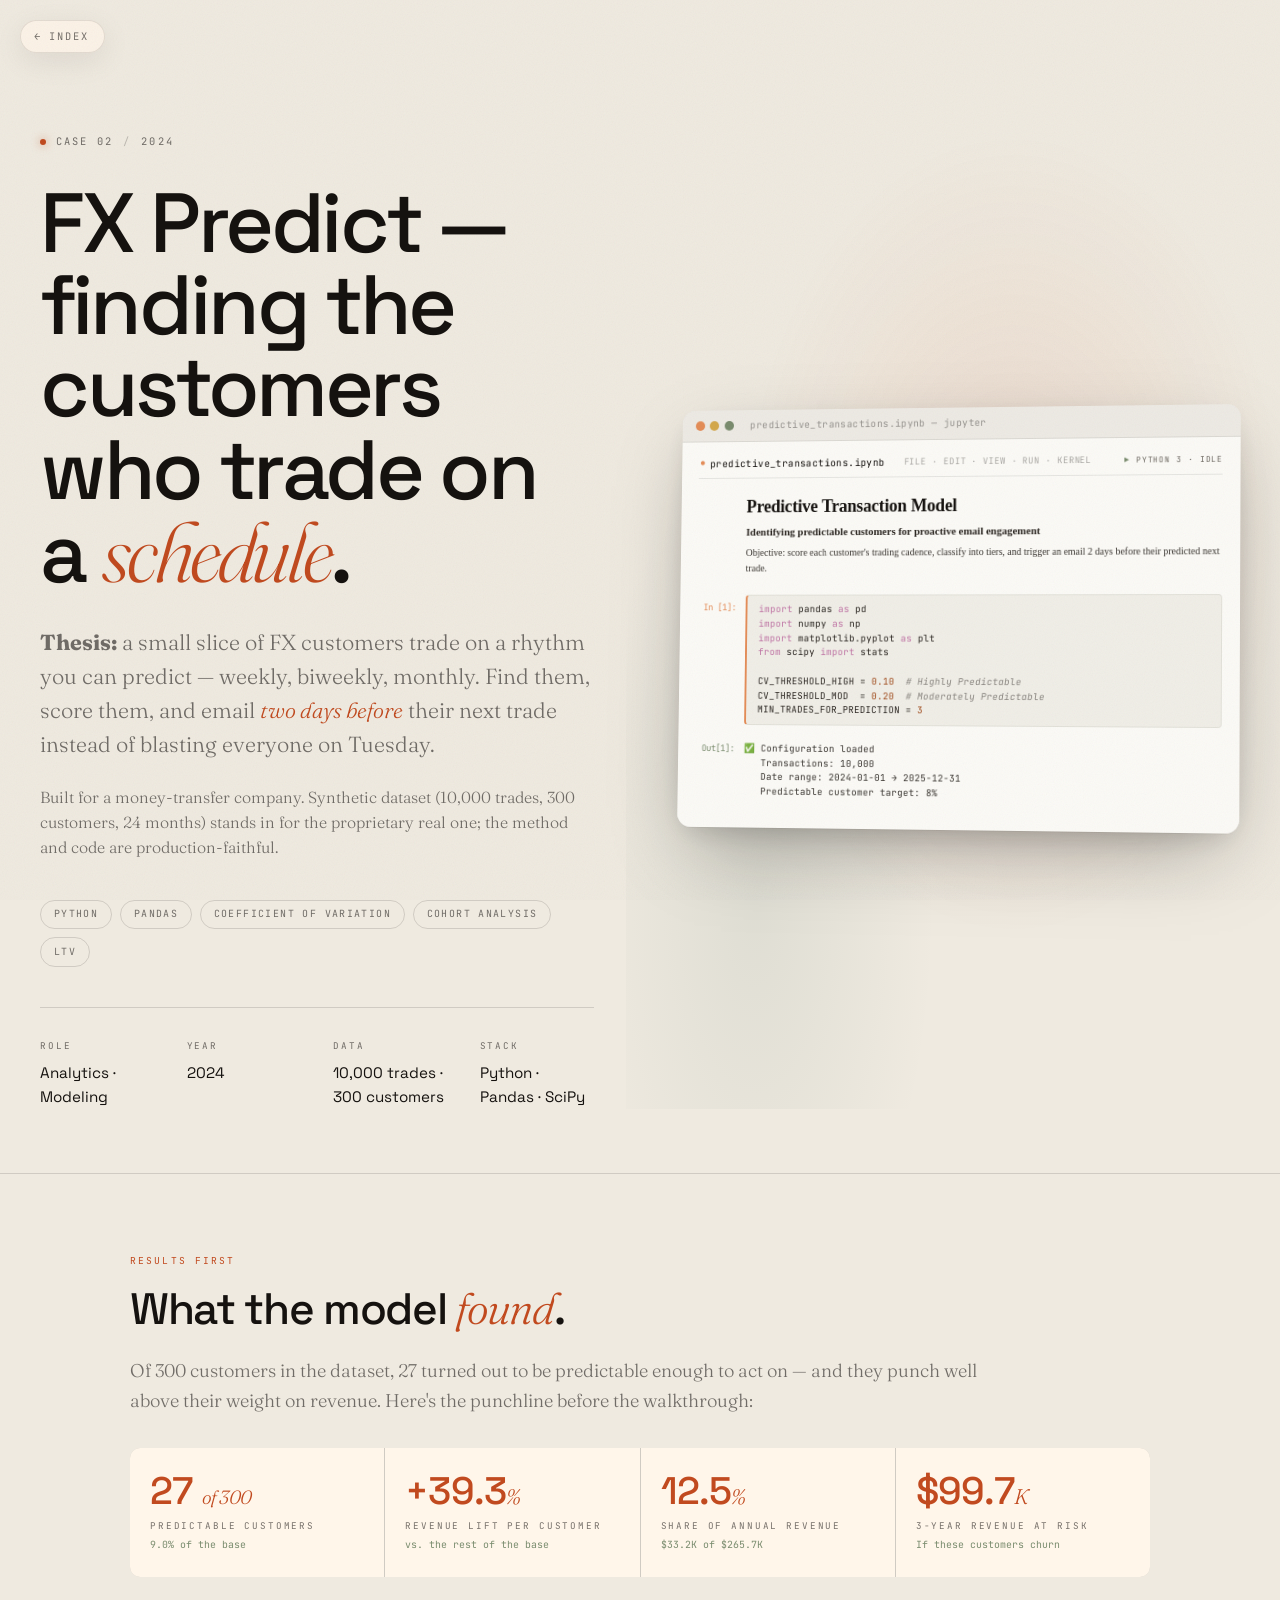
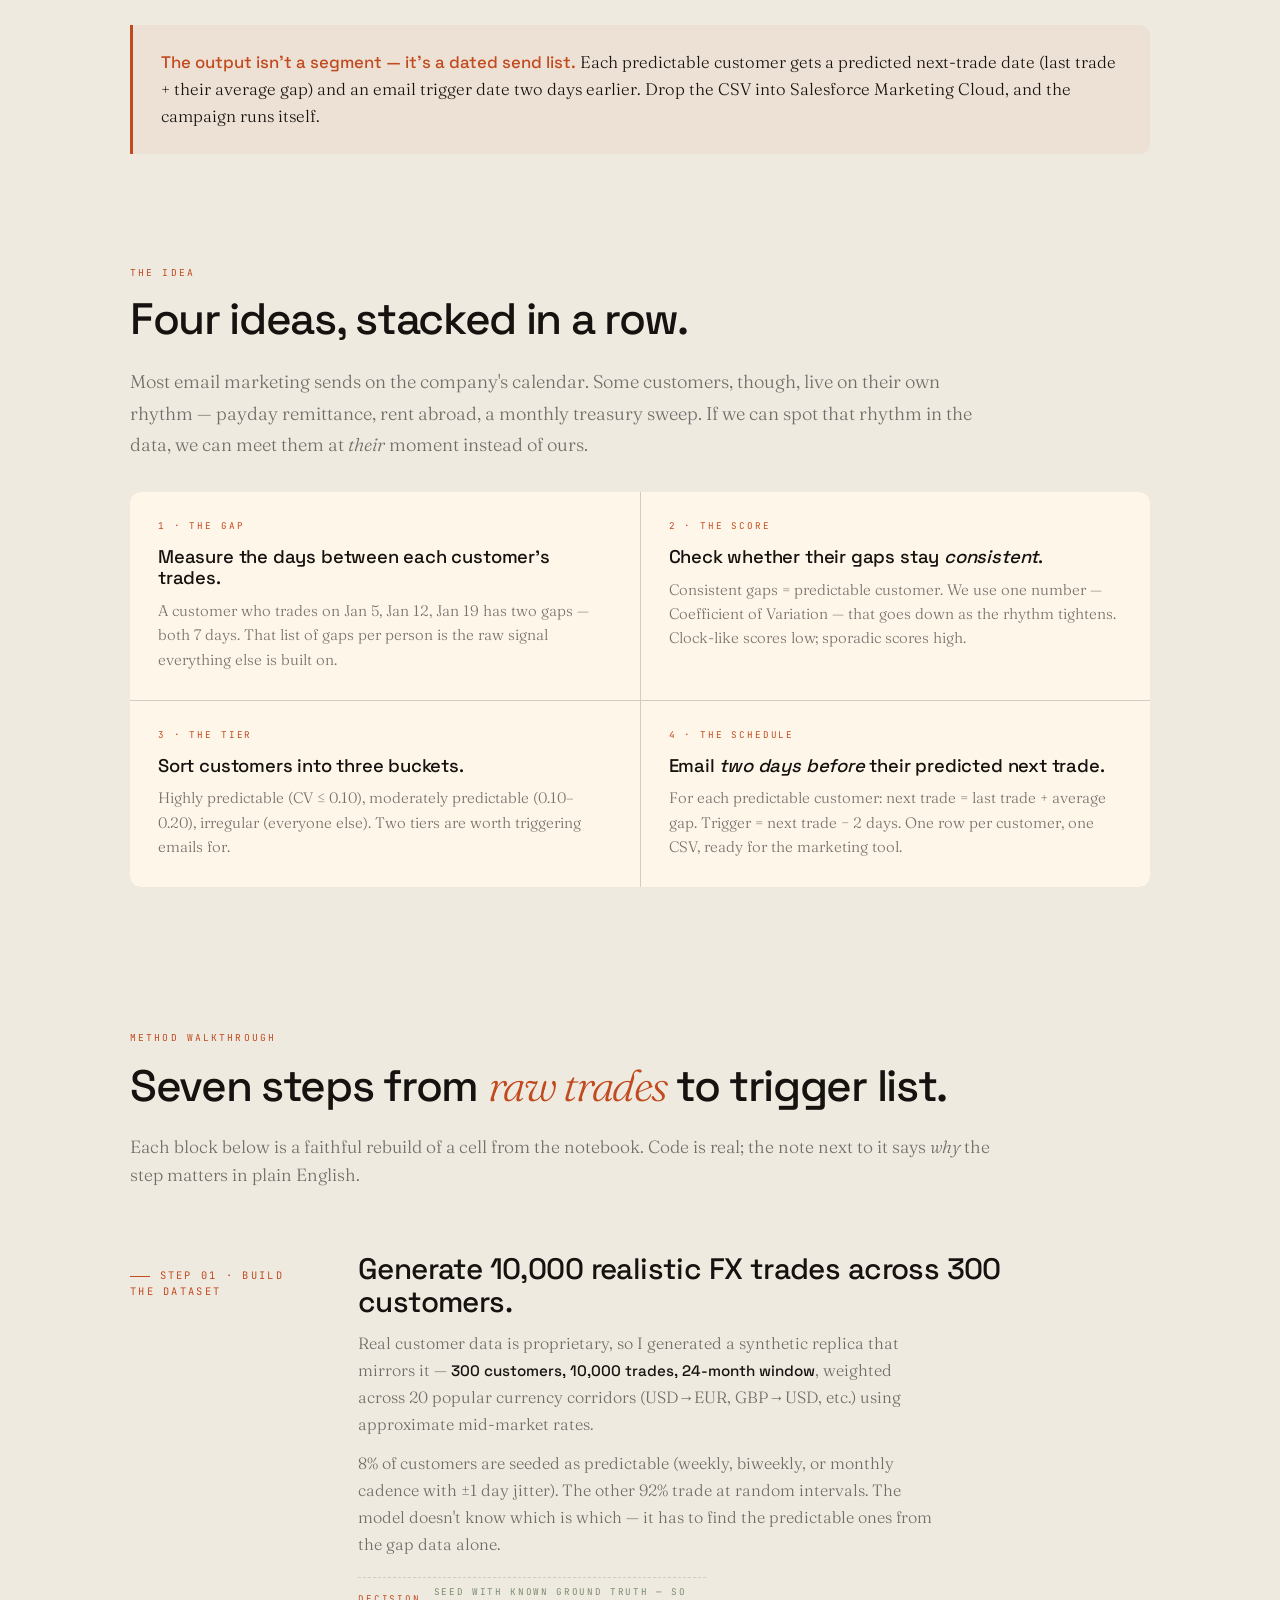
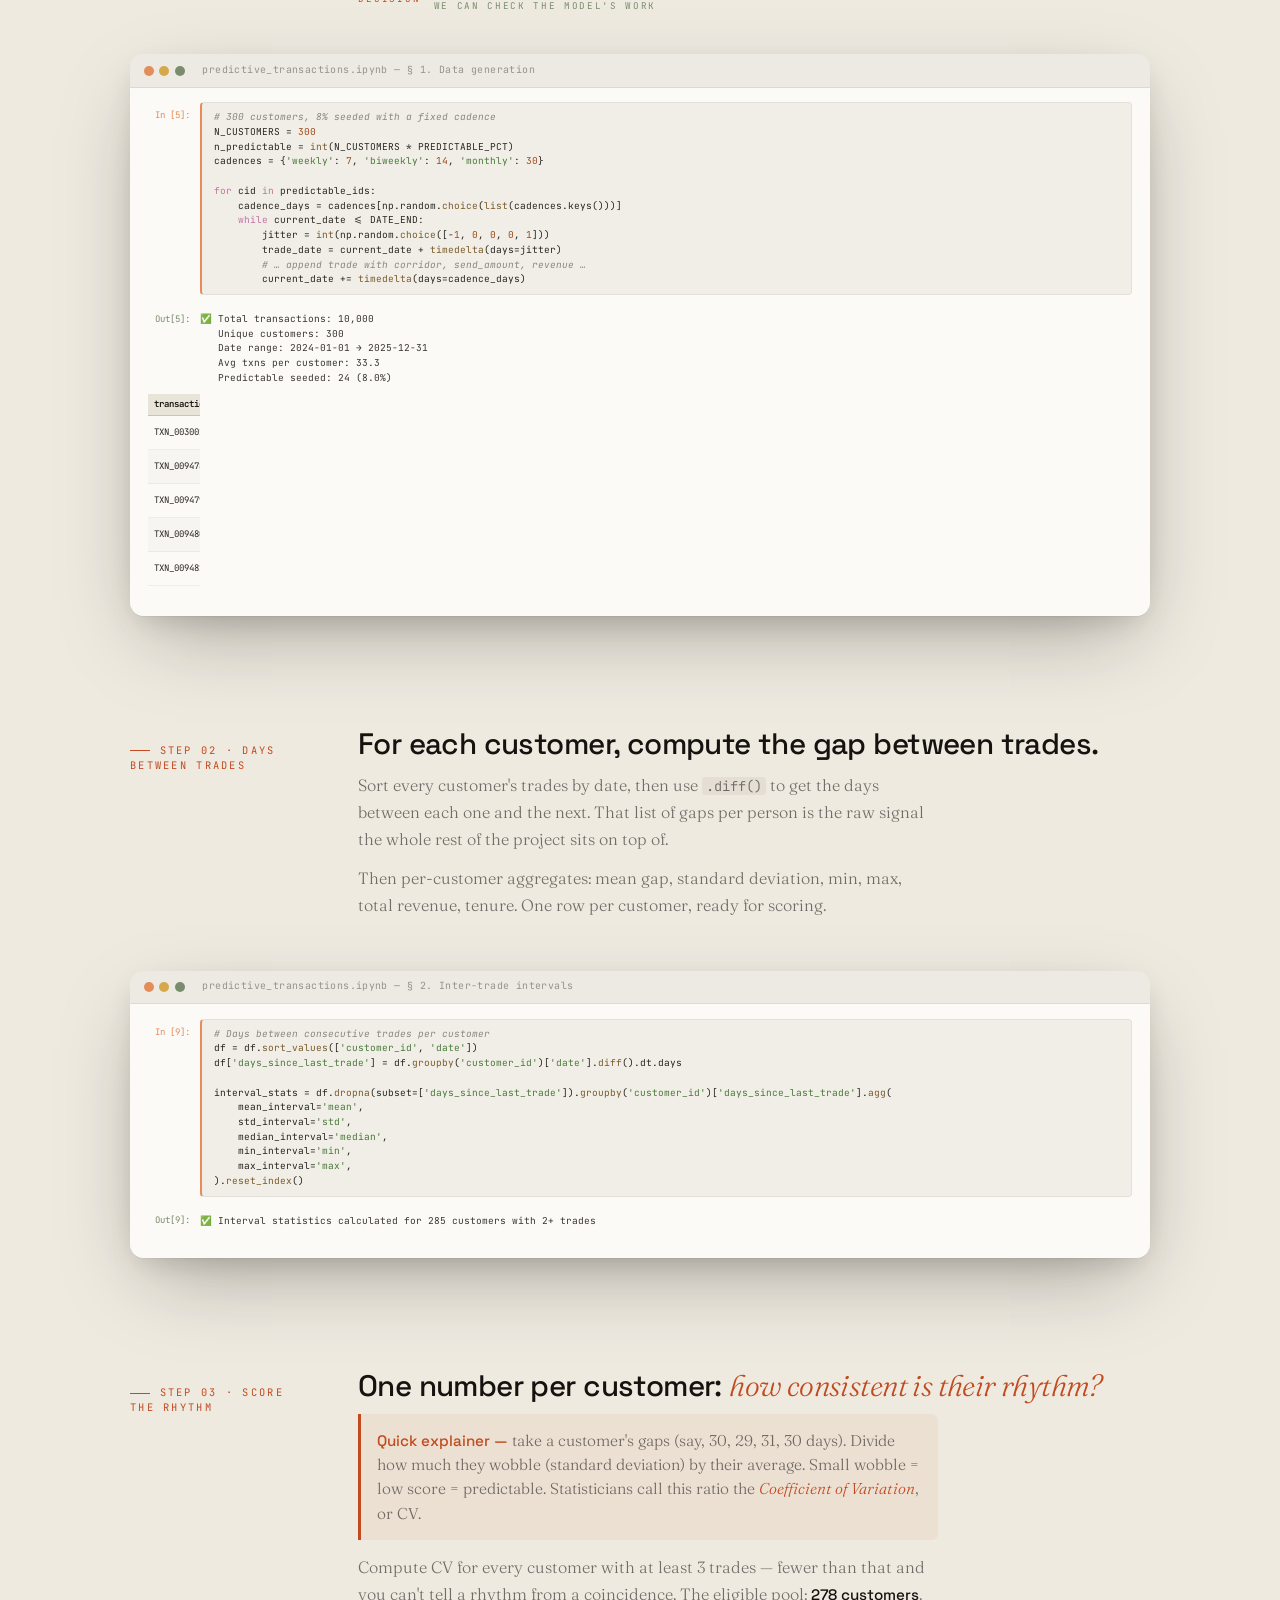
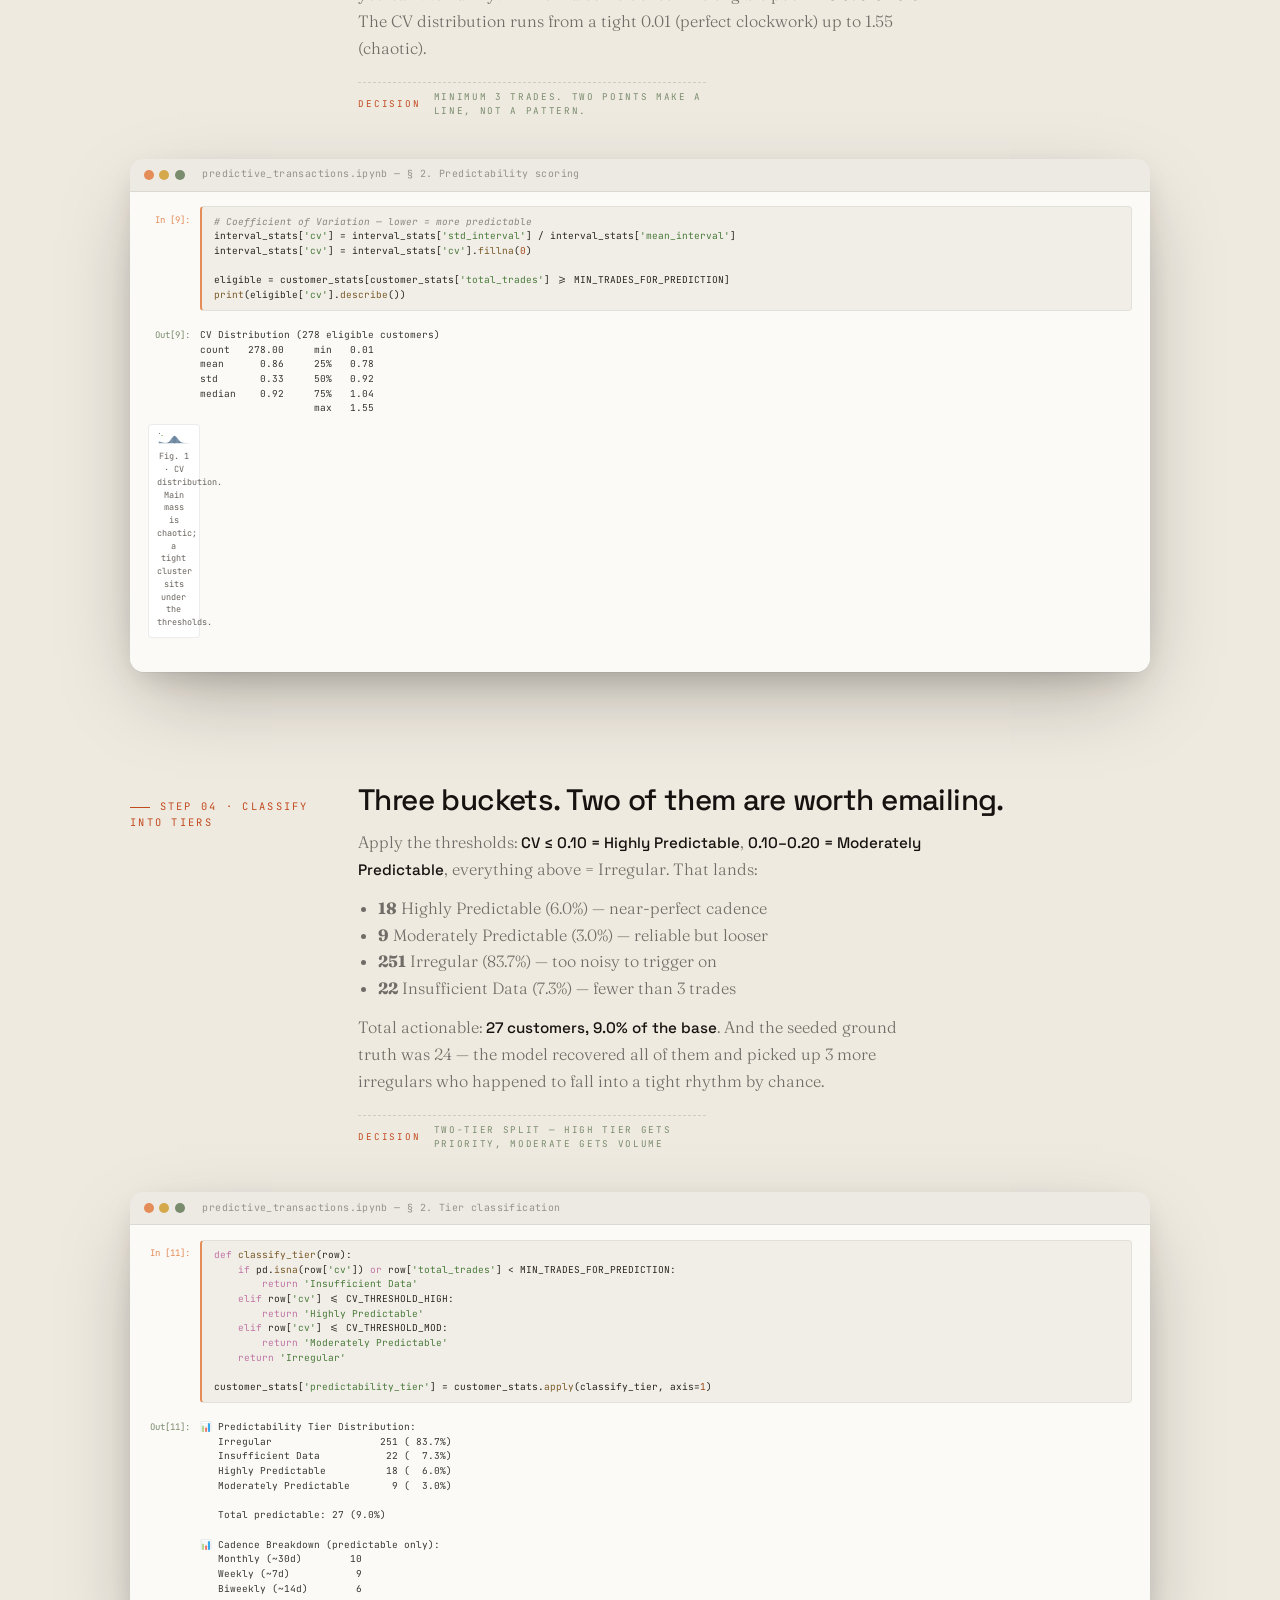
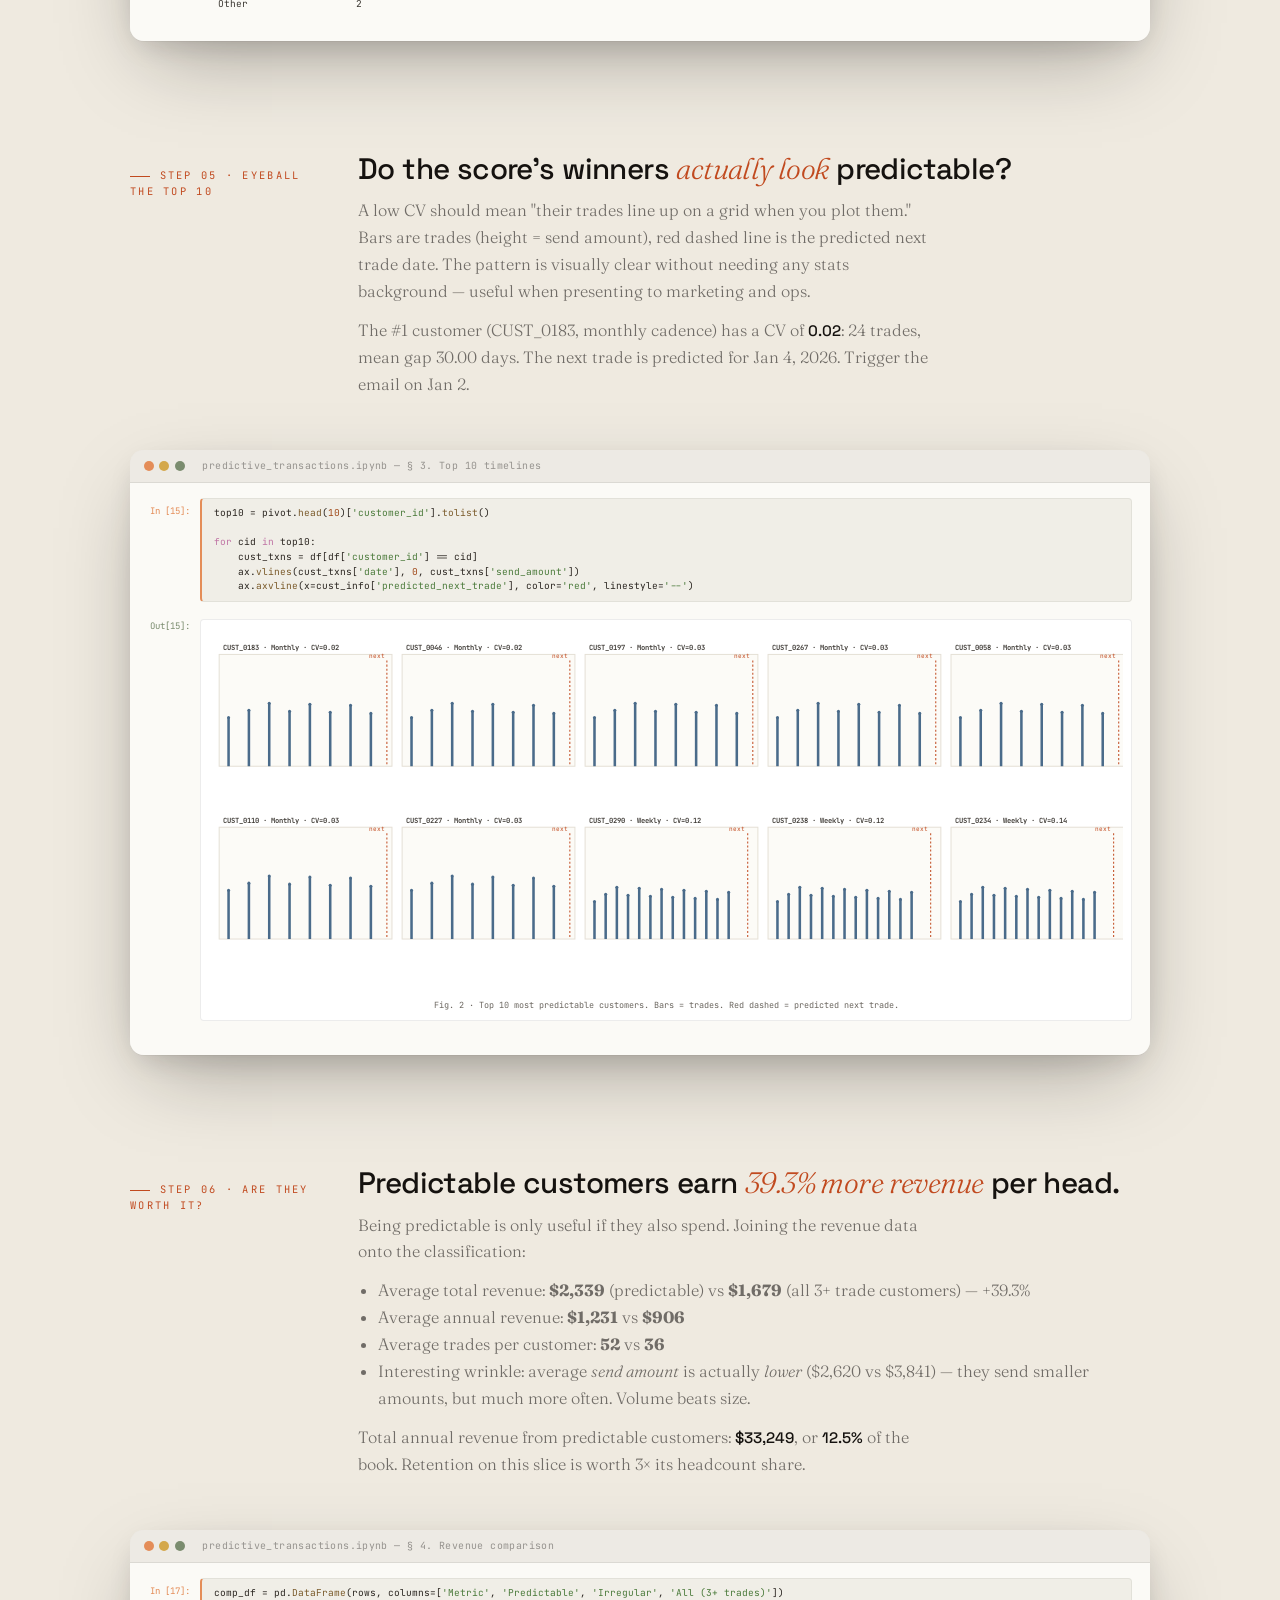
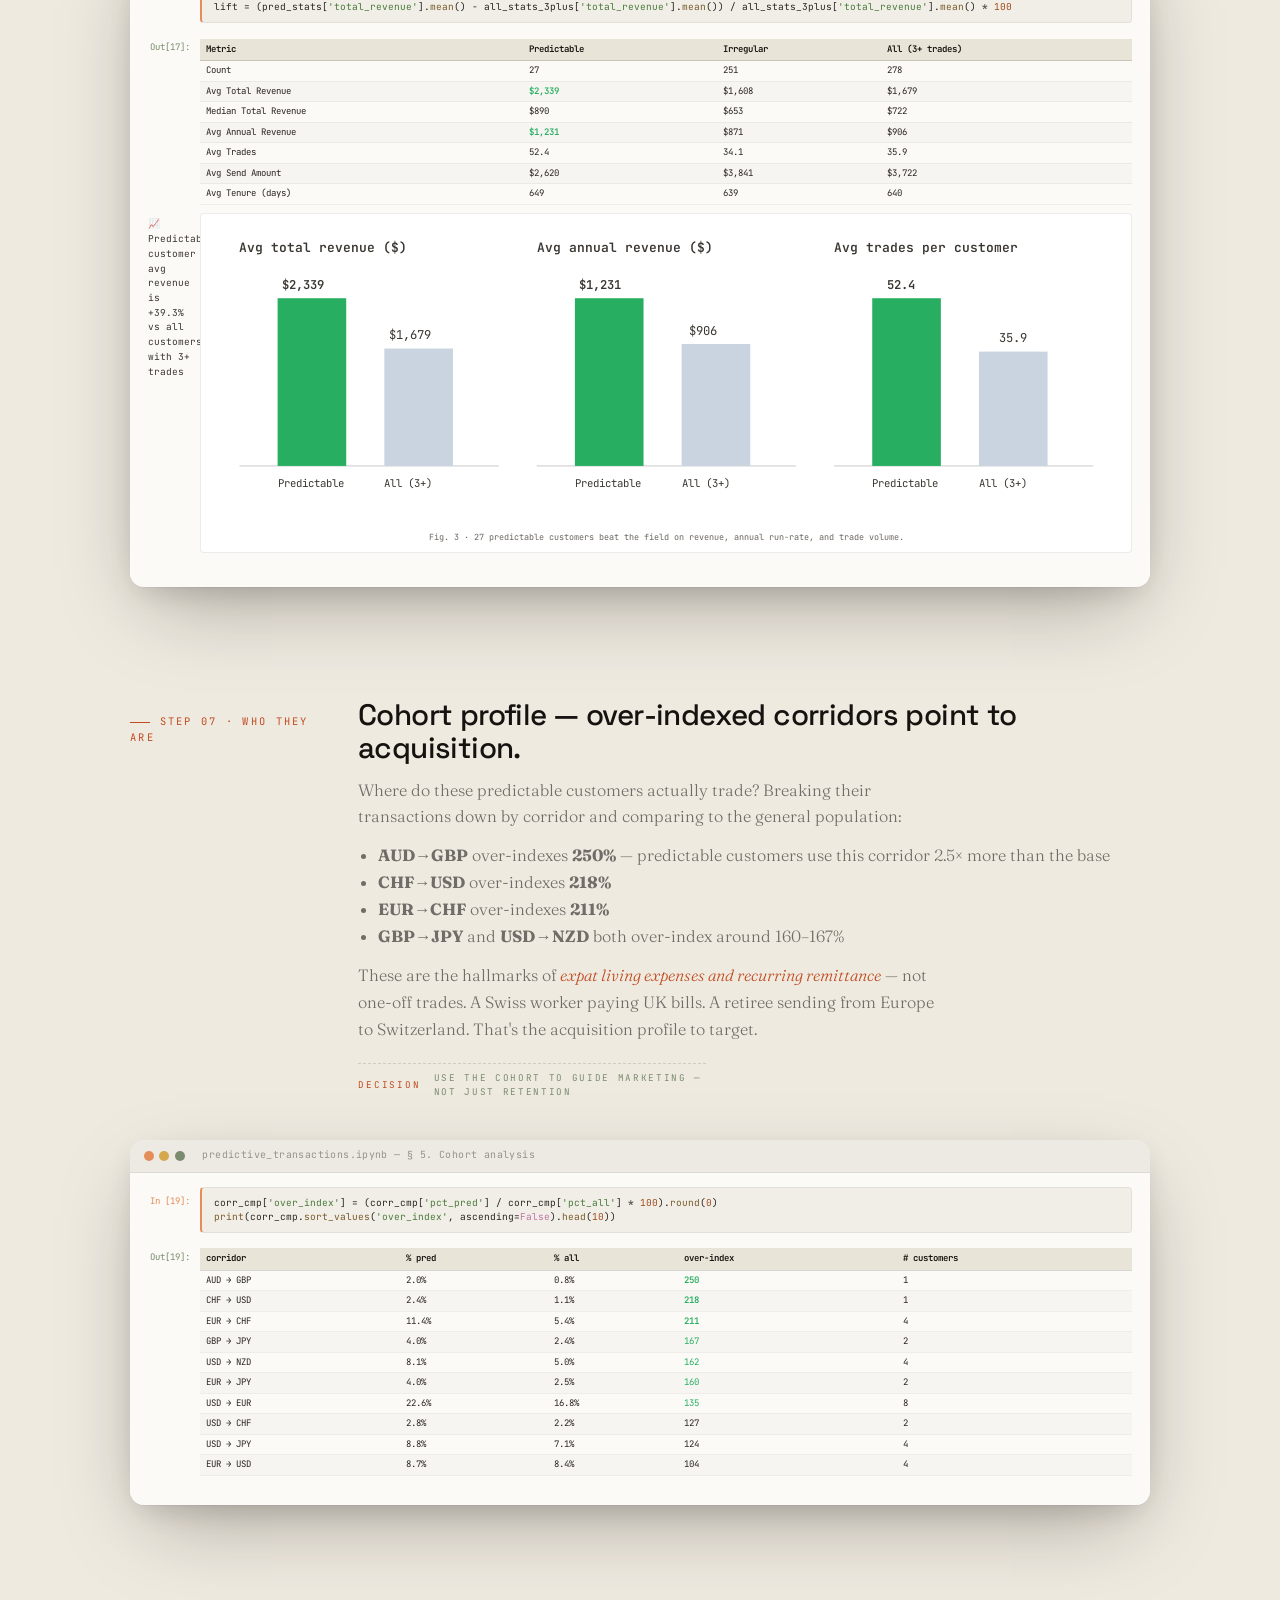
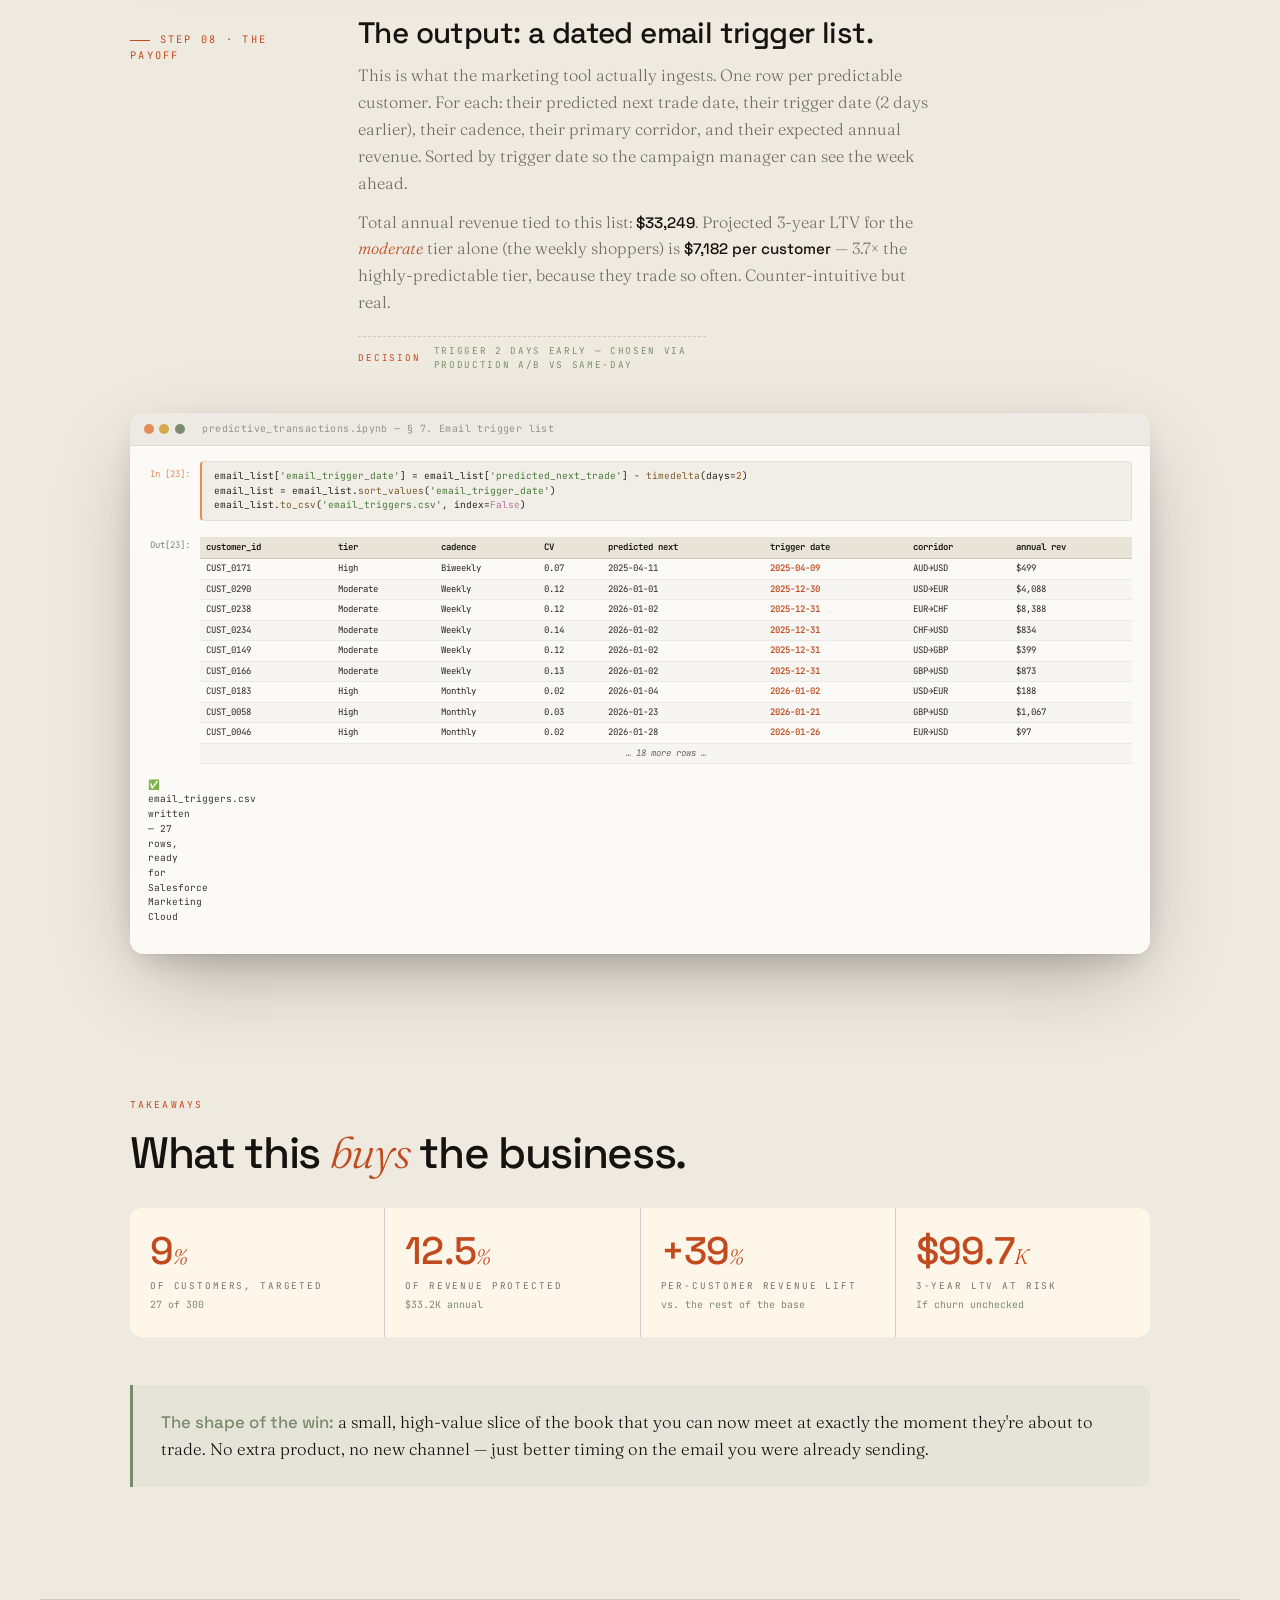
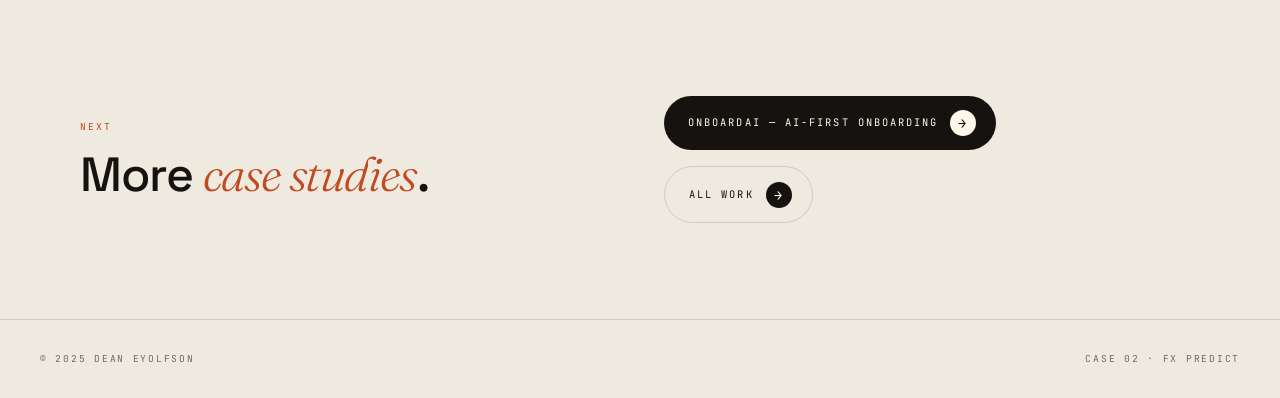
<file: case-studies/fx-predict.html>
<!DOCTYPE html>
<html lang="en">
<head>
<meta charset="UTF-8">
<meta name="viewport" content="width=device-width, initial-scale=1.0">
<title>FX Predict — Case Study · Dean Eyolfson</title>

<!-- PostHog — placeholder key, replace with your project key at deploy -->
<script>
  !function(t,e){var o,n,p,r;e.__SV||(window.posthog=e,e._i=[],e.init=function(i,s,a){function g(t,e){var o=e.split(".");2==o.length&&(t=t[o[0]],e=o[1]),t[e]=function(){t.push([e].concat(Array.prototype.slice.call(arguments,0)))}}(p=t.createElement("script")).type="text/javascript",p.async=!0,p.src=s.api_host+"/static/array.js",(r=t.getElementsByTagName("script")[0]).parentNode.insertBefore(p,r);var u=e;for(void 0!==a?u=e[a]=[]:a="posthog",u.people=u.people||[],u.toString=function(t){var e="posthog";return"posthog"!==a&&(e+="."+a),t||(e+=" (stub)"),e},u.people.toString=function(){return u.toString(1)+".people (stub)"},o="capture identify alias people.set people.set_once set_config register register_once unregister opt_out_capturing has_opted_out_capturing opt_in_capturing reset isFeatureEnabled onFeatureFlags getFeatureFlag getFeatureFlagPayload reloadFeatureFlags group updateEarlyAccessFeatureEnrollment getEarlyAccessFeatures getActiveMatchingSurveys getSurveys getNextSurveyStep".split(" "),n=0;n<o.length;n++)g(u,o[n]);e._i.push([i,s,a])},e.__SV=1)}(document,window.posthog||[]);

  // Replace 'PH_PROJECT_KEY' with your PostHog project API key (public, safe in client)
  posthog.init('phc_nR7MpCmFndMpH3tkWULRqfyoLB4hrwVtb6SiZPTbXK7R', {
    api_host: 'https://us.i.posthog.com',
    person_profiles: 'identified_only',
    session_recording: { maskAllInputs: false },
    capture_pageview: true,
    autocapture: true
  });
</script>

<link rel="preconnect" href="https://fonts.googleapis.com">
<link rel="preconnect" href="https://fonts.gstatic.com" crossorigin>
<link href="https://fonts.googleapis.com/css2?family=Space+Grotesk:wght@300;400;500;600;700&family=Fraunces:ital,opsz,wght@0,9..144,300;0,9..144,400;0,9..144,500;1,9..144,300;1,9..144,400;1,9..144,500&family=JetBrains+Mono:wght@300;400;500&display=swap" rel="stylesheet">
<link rel="stylesheet" href="_case.css">
<style>
  /* ─── FX Predict / Jupyter palette ─── */
  :root {
    --nb-paper: #fbfaf6;
    --nb-ink: #15120f;
    --nb-ink-2: #2a2520;
    --nb-border: rgba(21,18,15,0.09);
    --nb-muted: #6b665f;
    --nb-in: #e48d58;        /* In[] prompt */
    --nb-out: #7a8c6e;       /* Out[] prompt */
    --nb-blue: #4a6b8a;      /* steelblue, matches matplotlib */
    --nb-blue-soft: #c9d4e0;
    --nb-red: #c14a1f;
    --nb-keyword: #c074a5;
    --nb-fn: #d4a84b;
    --nb-str: #9ab87a;
    --nb-comment: #8a8680;
    --nb-num: #e48d58;
  }

  /* Hero with notebook mockup */
  .hero-split {
    max-width: 1280px;
    margin: 0 auto;
    padding: 8rem var(--edge) 4rem;
    display: grid;
    grid-template-columns: 1fr 1.05fr;
    gap: 4rem;
    align-items: end;
    border-bottom: 1px solid var(--fg-faint);
  }
  .hero-split__stage {
    position: relative;
    align-self: stretch;
    display: flex;
    align-items: center;
    justify-content: center;
    min-height: 500px;
  }
  .hero-split__stage::before {
    content:'';
    position: absolute;
    inset: -4rem -2rem 0 -2rem;
    background:
      radial-gradient(60% 55% at 60% 45%, rgba(193,74,31,0.10), transparent 70%),
      radial-gradient(40% 60% at 20% 80%, rgba(31,74,61,0.08), transparent 70%);
    z-index: 0;
  }

  /* Device chrome wrapping the notebook */
  .device {
    position: relative;
    border-radius: 14px;
    overflow: hidden;
    background: var(--nb-paper);
    box-shadow:
      0 1px 0 rgba(21,18,15,0.04),
      0 30px 80px -20px rgba(21,18,15,0.35),
      0 10px 30px -10px rgba(21,18,15,0.18),
      inset 0 0 0 1px rgba(21,18,15,0.08);
    width: 100%;
  }
  .device__chrome {
    display: flex; align-items: center; gap: 0.35rem;
    padding: 0.55rem 0.85rem;
    background: #edeae4;
    border-bottom: 1px solid rgba(21,18,15,0.08);
  }
  .device__chrome .dot { width: 10px; height: 10px; border-radius: 999px; }
  .device__chrome .dot:nth-child(1) { background: #e48d58; }
  .device__chrome .dot:nth-child(2) { background: #d4a84b; }
  .device__chrome .dot:nth-child(3) { background: #7a8c6e; }
  .device__chrome .url {
    margin-left: 0.75rem;
    font-family: var(--font-mono);
    font-size: 0.62rem;
    color: rgba(21,18,15,0.4);
    letter-spacing: 0.04em;
  }
  .hero-split__stage .device {
    transform: perspective(1800px) rotateY(-6deg) rotateX(2deg);
    transform-origin: center right;
    max-width: 640px;
    position: relative;
    z-index: 1;
  }

  /* ─── Jupyter notebook recreation ─── */
  .nb {
    background: var(--nb-paper);
    font-family: var(--font-mono);
    color: var(--nb-ink);
    padding: 0.9rem 1.1rem 1.1rem;
  }
  .nb__tabbar {
    display: flex; align-items: center; gap: 1.25rem;
    font-size: 9px;
    color: var(--nb-muted);
    letter-spacing: 0.1em;
    text-transform: uppercase;
    padding: 0 0 0.45rem 0.15rem;
    border-bottom: 1px solid var(--nb-border);
    margin-bottom: 0.75rem;
  }
  .nb__tabbar .file {
    color: var(--nb-ink);
    display: inline-flex; align-items: center; gap: 0.35rem;
    letter-spacing: 0.04em;
    text-transform: none;
    font-size: 10px;
  }
  .nb__tabbar .file::before {
    content: '●'; color: var(--nb-in); font-size: 7px;
  }
  .nb__tabbar .menu { color: rgba(21,18,15,0.35); }
  .nb__tabbar .kernel { margin-left: auto; color: var(--nb-muted); font-size: 8px; }
  .nb__tabbar .kernel::before { content:'▶ '; color: var(--nb-out); }

  .nb__cell { display: grid; grid-template-columns: 52px 1fr; gap: 0; margin-bottom: 0.65rem; }
  .nb__prompt {
    font-size: 9px;
    color: var(--nb-in);
    padding-top: 0.45rem;
    text-align: right;
    padding-right: 0.6rem;
    font-family: var(--font-mono);
    letter-spacing: 0;
    white-space: nowrap;
  }
  .nb__prompt.is-out { color: var(--nb-out); }
  .nb__prompt.is-empty { color: transparent; }

  .nb__md {
    padding: 0.25rem 0 0.25rem;
    font-family: 'Georgia', serif;
    color: var(--nb-ink);
  }
  .nb__md h1 { font-size: 18px; font-weight: 600; letter-spacing: -0.01em; margin-bottom: 0.25rem; }
  .nb__md h2 { font-size: 14px; font-weight: 600; letter-spacing: -0.005em; margin: 0.3rem 0 0.25rem; color: var(--nb-ink); }
  .nb__md h3 { font-size: 11px; font-weight: 600; color: var(--nb-ink-2); margin-bottom: 0.35rem; }
  .nb__md p { font-size: 10px; line-height: 1.55; color: #3a3631; margin-bottom: 0.35rem; font-family: 'Georgia', serif; }
  .nb__md code { font-family: var(--font-mono); font-size: 9px; background: rgba(21,18,15,0.06); padding: 0 3px; border-radius: 3px; }
  .nb__md strong { color: var(--nb-ink); font-weight: 600; }

  .nb__code {
    background: #f0eee7;
    border: 1px solid rgba(21,18,15,0.06);
    border-left: 2px solid var(--nb-in);
    border-radius: 4px;
    padding: 0.45rem 0.75rem;
    font-size: 9.5px;
    line-height: 1.55;
    overflow-x: auto;
    color: var(--nb-ink-2);
    white-space: pre;
  }
  .nb__code .kw { color: var(--nb-keyword); }
  .nb__code .fn { color: #7a5a2a; }
  .nb__code .st { color: #4a7a3a; }
  .nb__code .cm { color: var(--nb-comment); font-style: italic; }
  .nb__code .num-lit { color: #a04a1a; }
  .nb__code .op { color: #6b665f; }

  .nb__out {
    padding: 0.4rem 0 0.1rem;
    font-size: 9.5px;
    line-height: 1.55;
    color: var(--nb-ink-2);
    white-space: pre-wrap;
    font-family: var(--font-mono);
  }
  .nb__out--stream { color: #3a3631; }
  .nb__out--error { color: #b04a2a; }

  /* Dataframe rendering */
  .nb__df {
    font-family: var(--font-mono);
    font-size: 9px;
    color: var(--nb-ink);
    overflow-x: auto;
    margin: 0.3rem 0 0.1rem;
  }
  .nb__df table { border-collapse: collapse; width: 100%; }
  .nb__df th {
    background: #e8e4d8;
    padding: 4px 6px;
    text-align: left;
    border-bottom: 1px solid rgba(21,18,15,0.15);
    color: var(--nb-ink);
    font-weight: 600;
    letter-spacing: 0;
  }
  .nb__df td {
    padding: 3px 6px;
    border-bottom: 1px solid rgba(21,18,15,0.05);
    color: var(--nb-ink-2);
  }
  .nb__df tbody tr:nth-child(even) td { background: rgba(21,18,15,0.02); }

  /* Inline chart mocks (SVG) */
  .nb__chart {
    background: #fff;
    border: 1px solid rgba(21,18,15,0.08);
    border-radius: 4px;
    padding: 0.5rem;
    margin: 0.4rem 0;
  }
  .nb__chart--tall { padding: 0.5rem 0.5rem 0.5rem; }
  .nb__chart svg { display: block; width: 100%; height: auto; }
  .nb__chart-cap {
    text-align: center;
    font-family: var(--font-mono);
    font-size: 8.5px;
    color: var(--nb-muted);
    padding-top: 0.3rem;
  }

  /* Moment frame shared w/ onboardai style */
  .moment {
    max-width: 1100px;
    margin: 0 auto;
    padding: 3rem var(--edge) 1rem;
    display: grid;
    grid-template-columns: 180px 1fr;
    gap: 3rem;
    align-items: baseline;
  }
  .moment__num {
    font-family: var(--font-mono);
    font-size: 0.65rem;
    letter-spacing: 0.22em;
    text-transform: uppercase;
    color: var(--accent);
  }
  .moment__num::before {
    content:'';
    display: inline-block;
    width: 20px; height: 1px;
    background: var(--accent);
    vertical-align: middle;
    margin-right: 0.6rem;
  }
  .moment h3 {
    font-family: var(--font-display);
    font-weight: 500;
    font-size: clamp(1.3rem, 2.4vw, 1.85rem);
    letter-spacing: -0.02em;
    line-height: 1.1;
    margin-bottom: 0.75rem;
  }
  .moment h3 em { font-family: var(--font-serif); font-style: italic; font-weight: 300; color: var(--accent); }
  .moment p {
    font-family: var(--font-serif);
    font-weight: 300;
    font-size: 1.02rem;
    line-height: 1.65;
    color: var(--fg-dim);
    max-width: 58ch;
    margin-bottom: 0.75rem;
  }
  .moment p em { color: var(--accent); font-style: italic; }
  .moment p strong { color: var(--fg); font-weight: 500; font-family: var(--font-display); font-size: 0.95rem; }
  .moment-shot {
    max-width: 1100px;
    margin: 1.5rem auto 4rem;
    padding: 0 var(--edge);
  }

  /* Decision tag — explains WHY in a small pill row */
  .decision-tag {
    display: inline-flex;
    align-items: center;
    gap: 0.45rem;
    font-family: var(--font-mono);
    font-size: 0.58rem;
    letter-spacing: 0.18em;
    text-transform: uppercase;
    color: var(--sage);
    margin-top: 0.5rem;
    padding-top: 0.5rem;
    border-top: 1px dashed var(--fg-faint);
    width: 100%;
    max-width: 58ch;
  }
  .decision-tag::before {
    content: 'Decision';
    color: var(--accent);
    letter-spacing: 0.2em;
    margin-right: 0.35rem;
  }

  /* pivot card — for the "threshold was wrong, here's what I did" moment */
  .pivot {
    max-width: 1100px;
    margin: 2rem auto 0;
    padding: 0 var(--edge);
  }
  .pivot-card {
    background: #fff;
    border: 1px solid var(--fg-faint);
    border-left: 3px solid var(--accent);
    border-radius: 0 12px 12px 0;
    padding: 1.75rem 2rem;
    display: grid;
    grid-template-columns: 160px 1fr;
    gap: 2rem;
    align-items: start;
  }
  .pivot-card__label {
    font-family: var(--font-mono);
    font-size: 0.6rem;
    letter-spacing: 0.22em;
    text-transform: uppercase;
    color: var(--accent);
    padding-top: 0.25rem;
  }
  .pivot-card h4 {
    font-family: var(--font-display);
    font-weight: 500;
    font-size: 1.2rem;
    letter-spacing: -0.015em;
    margin-bottom: 0.6rem;
    color: var(--fg);
  }
  .pivot-card h4 em { font-family: var(--font-serif); font-style: italic; font-weight: 300; color: var(--accent); }
  .pivot-card p {
    font-family: var(--font-serif);
    font-weight: 300;
    font-size: 1rem;
    line-height: 1.6;
    color: var(--fg-dim);
    margin-bottom: 0.6rem;
  }
  .pivot-card p:last-child { margin-bottom: 0; }
  .pivot-card p strong { color: var(--fg); font-weight: 500; font-family: var(--font-display); font-size: 0.93rem; }
  .pivot-card p em { color: var(--accent); font-style: italic; }

  /* Inline comparison row — e.g., "before / after threshold" */
  .compare-row {
    display: grid;
    grid-template-columns: 1fr 1fr;
    gap: 1px;
    background: var(--fg-faint);
    border-radius: 10px;
    overflow: hidden;
    margin: 1.5rem 0;
  }
  .compare-cell {
    background: var(--paper);
    padding: 1.25rem 1.4rem;
  }
  .compare-cell__label {
    font-family: var(--font-mono);
    font-size: 0.58rem;
    letter-spacing: 0.2em;
    text-transform: uppercase;
    color: var(--fg-dim);
    margin-bottom: 0.45rem;
  }
  .compare-cell__value {
    font-family: var(--font-display);
    font-weight: 500;
    font-size: 1.6rem;
    line-height: 1.05;
    letter-spacing: -0.02em;
    color: var(--fg);
    margin-bottom: 0.35rem;
  }
  .compare-cell__value em { font-family: var(--font-serif); font-style: italic; font-weight: 300; color: var(--accent); }
  .compare-cell__note {
    font-family: var(--font-serif);
    font-weight: 300;
    font-size: 0.9rem;
    line-height: 1.5;
    color: var(--fg-dim);
  }
  .compare-cell--before { background: #f5f1e6; }
  .compare-cell--after  { background: var(--paper); border-left: 2px solid var(--accent); }

  @media (max-width: 900px) {
    .hero-split { grid-template-columns: 1fr; padding-top: 6rem; gap: 2rem; }
    .hero-split__stage { min-height: 300px; }
    .hero-split__stage .device { transform: none; }
    .moment { grid-template-columns: 1fr; gap: 1rem; }
    .pivot-card { grid-template-columns: 1fr; gap: 0.75rem; }
    .compare-row { grid-template-columns: 1fr; }
  }
</style>
</head>
<body>

<a href="/#work" class="back-nav">
  <span class="arrow">←</span>
  <span>Index</span>
</a>

<!-- ─────────────── HERO ─────────────── -->
<section class="hero-split">
  <div>
    <div class="hero__eyebrow">
      <span class="dot"></span>
      <span>Case 02</span>
      <span style="opacity:.4">/</span>
      <span>2024</span>
    </div>
    <h1 class="hero__title">FX Predict &mdash; finding the customers who trade on a <em>schedule</em>.</h1>
    <p class="hero__summary"><strong>Thesis:</strong> a small slice of FX customers trade on a rhythm you can predict &mdash; weekly, biweekly, monthly. Find them, score them, and email <em>two days before</em> their next trade instead of blasting everyone on Tuesday.</p>
    <p class="hero__summary" style="font-size:1rem;margin-top:-1rem;">Built for a money-transfer company. Synthetic dataset (10,000 trades, 300 customers, 24 months) stands in for the proprietary real one; the method and code are production-faithful.</p>
    <div class="hero__tags">
      <span class="hero__tag">Python</span>
      <span class="hero__tag">Pandas</span>
      <span class="hero__tag">Coefficient of Variation</span>
      <span class="hero__tag">Cohort analysis</span>
      <span class="hero__tag">LTV</span>
    </div>
    <div class="hero__meta">
      <div class="hero__meta-cell"><span class="k">Role</span><span class="v">Analytics &middot; Modeling</span></div>
      <div class="hero__meta-cell"><span class="k">Year</span><span class="v">2024</span></div>
      <div class="hero__meta-cell"><span class="k">Data</span><span class="v">10,000 trades &middot; 300 customers</span></div>
      <div class="hero__meta-cell"><span class="k">Stack</span><span class="v">Python &middot; Pandas &middot; SciPy</span></div>
    </div>
  </div>

  <div class="hero-split__stage">
    <div class="device">
      <div class="device__chrome">
        <span class="dot"></span><span class="dot"></span><span class="dot"></span>
        <span class="url">predictive_transactions.ipynb &mdash; jupyter</span>
      </div>
      <div class="nb">
        <div class="nb__tabbar">
          <span class="file">predictive_transactions.ipynb</span>
          <span class="menu">File &middot; Edit &middot; View &middot; Run &middot; Kernel</span>
          <span class="kernel">Python 3 &middot; idle</span>
        </div>
        <div class="nb__cell">
          <div class="nb__prompt is-empty">&middot;</div>
          <div class="nb__md">
            <h1>Predictive Transaction Model</h1>
            <h3>Identifying predictable customers for proactive email engagement</h3>
            <p>Objective: score each customer's trading cadence, classify into tiers, and trigger an email 2 days before their predicted next trade.</p>
          </div>
        </div>
        <div class="nb__cell">
          <div class="nb__prompt">In&nbsp;[1]:</div>
          <div class="nb__code"><span class="kw">import</span> pandas <span class="kw">as</span> pd
<span class="kw">import</span> numpy <span class="kw">as</span> np
<span class="kw">import</span> matplotlib.pyplot <span class="kw">as</span> plt
<span class="kw">from</span> scipy <span class="kw">import</span> stats

CV_THRESHOLD_HIGH = <span class="num-lit">0.10</span>  <span class="cm"># Highly Predictable</span>
CV_THRESHOLD_MOD  = <span class="num-lit">0.20</span>  <span class="cm"># Moderately Predictable</span>
MIN_TRADES_FOR_PREDICTION = <span class="num-lit">3</span></div>
        </div>
        <div class="nb__cell">
          <div class="nb__prompt is-out">Out[1]:</div>
          <div class="nb__out nb__out--stream">✅ Configuration loaded
   Transactions: 10,000
   Date range: 2024-01-01 → 2025-12-31
   Predictable customer target: 8%</div>
        </div>
      </div>
    </div>
  </div>
</section>

<!-- ─────────────── RESULTS UP FRONT ─────────────── -->
<section class="section">
  <div class="section__eyebrow">Results first</div>
  <h2 class="section__title">What the model <em>found</em>.</h2>
  <p style="font-family:var(--font-serif);font-weight:300;font-size:1.15rem;line-height:1.65;color:var(--fg-dim);max-width:54rem;margin-bottom:2rem;">Of 300 customers in the dataset, 27 turned out to be predictable enough to act on &mdash; and they punch well above their weight on revenue. Here's the punchline before the walkthrough:</p>

  <div class="kpi-row">
    <div class="kpi">
      <div class="kpi__value">27 <em style="font-size:0.5em;">of 300</em></div>
      <div class="kpi__label">Predictable customers</div>
      <div class="kpi__sub">9.0% of the base</div>
    </div>
    <div class="kpi">
      <div class="kpi__value">+39.3<em style="font-size:0.55em;">%</em></div>
      <div class="kpi__label">Revenue lift per customer</div>
      <div class="kpi__sub">vs. the rest of the base</div>
    </div>
    <div class="kpi">
      <div class="kpi__value">12.5<em style="font-size:0.55em;">%</em></div>
      <div class="kpi__label">Share of annual revenue</div>
      <div class="kpi__sub">$33.2K of $265.7K</div>
    </div>
    <div class="kpi">
      <div class="kpi__value">$99.7<em style="font-size:0.55em;">K</em></div>
      <div class="kpi__label">3-year revenue at risk</div>
      <div class="kpi__sub">If these customers churn</div>
    </div>
  </div>

  <div class="callout">
    <p><strong>The output isn't a segment &mdash; it's a dated send list.</strong> Each predictable customer gets a predicted next-trade date (last trade + their average gap) and an email trigger date two days earlier. Drop the CSV into Salesforce Marketing Cloud, and the campaign runs itself.</p>
  </div>
</section>

<!-- ─────────────── THE IDEA IN PLAIN TERMS ─────────────── -->
<section class="section" style="padding-top:0;">
  <div class="section__eyebrow">The idea</div>
  <h2 class="section__title">Four ideas, stacked in a row.</h2>
  <p style="font-family:var(--font-serif);font-weight:300;font-size:1.15rem;line-height:1.7;color:var(--fg-dim);max-width:54rem;margin-bottom:2rem;">Most email marketing sends on the company's calendar. Some customers, though, live on their own rhythm &mdash; payday remittance, rent abroad, a monthly treasury sweep. If we can spot that rhythm in the data, we can meet them at <em>their</em> moment instead of ours.</p>

  <div class="context-grid">
    <div class="context-card">
      <div class="context-card__label">1 &middot; The gap</div>
      <div class="context-card__title">Measure the days between each customer's trades.</div>
      <div class="context-card__body">A customer who trades on Jan 5, Jan 12, Jan 19 has two gaps &mdash; both 7 days. That list of gaps per person is the raw signal everything else is built on.</div>
    </div>
    <div class="context-card">
      <div class="context-card__label">2 &middot; The score</div>
      <div class="context-card__title">Check whether their gaps stay <em>consistent</em>.</div>
      <div class="context-card__body">Consistent gaps = predictable customer. We use one number &mdash; Coefficient of Variation &mdash; that goes down as the rhythm tightens. Clock-like scores low; sporadic scores high.</div>
    </div>
    <div class="context-card">
      <div class="context-card__label">3 &middot; The tier</div>
      <div class="context-card__title">Sort customers into three buckets.</div>
      <div class="context-card__body">Highly predictable (CV &le; 0.10), moderately predictable (0.10&ndash;0.20), irregular (everyone else). Two tiers are worth triggering emails for.</div>
    </div>
    <div class="context-card">
      <div class="context-card__label">4 &middot; The schedule</div>
      <div class="context-card__title">Email <em>two days before</em> their predicted next trade.</div>
      <div class="context-card__body">For each predictable customer: next trade = last trade + average gap. Trigger = next trade &minus; 2 days. One row per customer, one CSV, ready for the marketing tool.</div>
    </div>
  </div>
</section>

<!-- ─────────────── WALKTHROUGH HEADER ─────────────── -->
<section class="section" style="padding-top:1rem;padding-bottom:1rem;">
  <div class="section__eyebrow">Method walkthrough</div>
  <h2 class="section__title">Seven steps from <em>raw trades</em> to trigger list.</h2>
  <p style="font-family:var(--font-serif);font-weight:300;font-size:1.1rem;line-height:1.6;color:var(--fg-dim);max-width:54rem;">Each block below is a faithful rebuild of a cell from the notebook. Code is real; the note next to it says <em>why</em> the step matters in plain English.</p>
</section>

<!-- ─────────────── STEP 01 — GENERATE ─────────────── -->
<div class="moment">
  <div class="moment__num">Step 01 &middot; Build the dataset</div>
  <div>
    <h3>Generate 10,000 realistic FX trades across 300 customers.</h3>
    <p>Real customer data is proprietary, so I generated a synthetic replica that mirrors it &mdash; <strong>300 customers, 10,000 trades, 24-month window</strong>, weighted across 20 popular currency corridors (USD&rarr;EUR, GBP&rarr;USD, etc.) using approximate mid-market rates.</p>
    <p>8% of customers are seeded as predictable (weekly, biweekly, or monthly cadence with &plusmn;1 day jitter). The other 92% trade at random intervals. The model doesn't know which is which &mdash; it has to find the predictable ones from the gap data alone.</p>
    <span class="decision-tag">Seed with known ground truth &mdash; so we can check the model's work</span>
  </div>
</div>
<div class="moment-shot">
  <div class="device">
    <div class="device__chrome">
      <span class="dot"></span><span class="dot"></span><span class="dot"></span>
      <span class="url">predictive_transactions.ipynb &mdash; § 1. Data generation</span>
    </div>
    <div class="nb">
      <div class="nb__cell">
        <div class="nb__prompt">In&nbsp;[5]:</div>
        <div class="nb__code"><span class="cm"># 300 customers, 8% seeded with a fixed cadence</span>
N_CUSTOMERS = <span class="num-lit">300</span>
n_predictable = <span class="fn">int</span>(N_CUSTOMERS * PREDICTABLE_PCT)
cadences = {<span class="st">'weekly'</span>: <span class="num-lit">7</span>, <span class="st">'biweekly'</span>: <span class="num-lit">14</span>, <span class="st">'monthly'</span>: <span class="num-lit">30</span>}

<span class="kw">for</span> cid <span class="kw">in</span> predictable_ids:
    cadence_days = cadences[np.random.<span class="fn">choice</span>(<span class="fn">list</span>(cadences.keys()))]
    <span class="kw">while</span> current_date &lt;= DATE_END:
        jitter = <span class="fn">int</span>(np.random.<span class="fn">choice</span>([-<span class="num-lit">1</span>, <span class="num-lit">0</span>, <span class="num-lit">0</span>, <span class="num-lit">0</span>, <span class="num-lit">1</span>]))
        trade_date = current_date + <span class="fn">timedelta</span>(days=jitter)
        <span class="cm"># … append trade with corridor, send_amount, revenue …</span>
        current_date += <span class="fn">timedelta</span>(days=cadence_days)</div>
      </div>
      <div class="nb__cell">
        <div class="nb__prompt is-out">Out[5]:</div>
        <div class="nb__out nb__out--stream">✅ Total transactions: 10,000
   Unique customers: 300
   Date range: 2024-01-01 → 2025-12-31
   Avg txns per customer: 33.3
   Predictable seeded: 24 (8.0%)</div>
        <div class="nb__df" style="margin-top:0.4rem;">
          <table>
            <thead><tr><th>transaction_id</th><th>customer_id</th><th>date</th><th>send_amount</th><th>sell</th><th>buy</th><th>rate</th><th>revenue</th></tr></thead>
            <tbody>
              <tr><td>TXN_003001</td><td>CUST_0001</td><td>2024-11-12</td><td>2,475.97</td><td>USD</td><td>JPY</td><td>148.77</td><td>37.14</td></tr>
              <tr><td>TXN_009478</td><td>CUST_0002</td><td>2024-01-01</td><td>1,626.55</td><td>GBP</td><td>JPY</td><td>189.20</td><td>24.40</td></tr>
              <tr><td>TXN_009479</td><td>CUST_0002</td><td>2024-02-10</td><td>3,412.80</td><td>EUR</td><td>CHF</td><td>0.96</td><td>51.19</td></tr>
              <tr><td>TXN_009480</td><td>CUST_0002</td><td>2024-03-01</td><td>6,822.90</td><td>USD</td><td>AUD</td><td>1.53</td><td>102.34</td></tr>
              <tr><td>TXN_009481</td><td>CUST_0002</td><td>2024-03-15</td><td>2,995.68</td><td>USD</td><td>AUD</td><td>1.53</td><td>44.94</td></tr>
            </tbody>
          </table>
        </div>
      </div>
    </div>
  </div>
</div>

<!-- ─────────────── STEP 02 — GAPS ─────────────── -->
<div class="moment">
  <div class="moment__num">Step 02 &middot; Days between trades</div>
  <div>
    <h3>For each customer, compute the gap between trades.</h3>
    <p>Sort every customer's trades by date, then use <code style="font-family:var(--font-mono);font-size:0.85rem;background:rgba(21,18,15,0.05);padding:0 4px;border-radius:3px;">.diff()</code> to get the days between each one and the next. That list of gaps per person is the raw signal the whole rest of the project sits on top of.</p>
    <p>Then per-customer aggregates: mean gap, standard deviation, min, max, total revenue, tenure. One row per customer, ready for scoring.</p>
  </div>
</div>
<div class="moment-shot">
  <div class="device">
    <div class="device__chrome">
      <span class="dot"></span><span class="dot"></span><span class="dot"></span>
      <span class="url">predictive_transactions.ipynb &mdash; § 2. Inter-trade intervals</span>
    </div>
    <div class="nb">
      <div class="nb__cell">
        <div class="nb__prompt">In&nbsp;[9]:</div>
        <div class="nb__code"><span class="cm"># Days between consecutive trades per customer</span>
df = df.<span class="fn">sort_values</span>([<span class="st">'customer_id'</span>, <span class="st">'date'</span>])
df[<span class="st">'days_since_last_trade'</span>] = df.<span class="fn">groupby</span>(<span class="st">'customer_id'</span>)[<span class="st">'date'</span>].<span class="fn">diff</span>().dt.days

interval_stats = df.<span class="fn">dropna</span>(subset=[<span class="st">'days_since_last_trade'</span>]).<span class="fn">groupby</span>(<span class="st">'customer_id'</span>)[<span class="st">'days_since_last_trade'</span>].<span class="fn">agg</span>(
    mean_interval=<span class="st">'mean'</span>,
    std_interval=<span class="st">'std'</span>,
    median_interval=<span class="st">'median'</span>,
    min_interval=<span class="st">'min'</span>,
    max_interval=<span class="st">'max'</span>,
).<span class="fn">reset_index</span>()</div>
      </div>
      <div class="nb__cell">
        <div class="nb__prompt is-out">Out[9]:</div>
        <div class="nb__out nb__out--stream">✅ Interval statistics calculated for 285 customers with 2+ trades</div>
      </div>
    </div>
  </div>
</div>

<!-- ─────────────── STEP 03 — CV SCORE ─────────────── -->
<div class="moment">
  <div class="moment__num">Step 03 &middot; Score the rhythm</div>
  <div>
    <h3>One number per customer: <em>how consistent is their rhythm?</em></h3>
    <p style="background:rgba(193,74,31,0.06);border-left:3px solid var(--accent);padding:0.9rem 1rem;border-radius:0 6px 6px 0;margin-bottom:0.85rem;font-family:var(--font-serif);font-size:0.98rem;line-height:1.55;"><strong style="color:var(--accent);font-family:var(--font-display);font-weight:500;">Quick explainer &mdash;</strong> take a customer's gaps (say, 30, 29, 31, 30 days). Divide how much they wobble (standard deviation) by their average. Small wobble = low score = predictable. Statisticians call this ratio the <em>Coefficient of Variation</em>, or CV.</p>
    <p>Compute CV for every customer with at least 3 trades &mdash; fewer than that and you can't tell a rhythm from a coincidence. The eligible pool: <strong>278 customers</strong>. The CV distribution runs from a tight 0.01 (perfect clockwork) up to 1.55 (chaotic).</p>
    <span class="decision-tag">Minimum 3 trades. Two points make a line, not a pattern.</span>
  </div>
</div>
<div class="moment-shot">
  <div class="device">
    <div class="device__chrome">
      <span class="dot"></span><span class="dot"></span><span class="dot"></span>
      <span class="url">predictive_transactions.ipynb &mdash; § 2. Predictability scoring</span>
    </div>
    <div class="nb">
      <div class="nb__cell">
        <div class="nb__prompt">In&nbsp;[9]:</div>
        <div class="nb__code"><span class="cm"># Coefficient of Variation — lower = more predictable</span>
interval_stats[<span class="st">'cv'</span>] = interval_stats[<span class="st">'std_interval'</span>] / interval_stats[<span class="st">'mean_interval'</span>]
interval_stats[<span class="st">'cv'</span>] = interval_stats[<span class="st">'cv'</span>].<span class="fn">fillna</span>(<span class="num-lit">0</span>)

eligible = customer_stats[customer_stats[<span class="st">'total_trades'</span>] &gt;= MIN_TRADES_FOR_PREDICTION]
<span class="fn">print</span>(eligible[<span class="st">'cv'</span>].<span class="fn">describe</span>())</div>
      </div>
      <div class="nb__cell">
        <div class="nb__prompt is-out">Out[9]:</div>
        <div class="nb__out nb__out--stream">CV Distribution (278 eligible customers)
count   278.00     min   0.01
mean      0.86     25%   0.78
std       0.33     50%   0.92
median    0.92     75%   1.04
                   max   1.55</div>
        <div class="nb__chart" style="margin-top:0.4rem;">
          <svg viewBox="0 0 600 220" xmlns="http://www.w3.org/2000/svg">
            <g font-family="JetBrains Mono, monospace" font-size="8" fill="#3a3631">
              <g transform="translate(30,20)">
                <text x="0" y="0" font-weight="600">CV distribution (278 eligible customers)</text>
                <line x1="0" y1="160" x2="540" y2="160" stroke="#bbb" stroke-width="0.5"/>
                <line x1="0" y1="20" x2="0" y2="160" stroke="#bbb" stroke-width="0.5"/>
                <!-- Bimodal-ish: small bump at tight CV (predictable seed) + main mass around 0.9 -->
                <g fill="#4a6b8a">
                  <rect x="2"   y="132" width="14" height="28"/>
                  <rect x="17"  y="138" width="14" height="22"/>
                  <rect x="32"  y="140" width="14" height="20"/>
                  <rect x="47"  y="145" width="14" height="15"/>
                  <rect x="62"  y="150" width="14" height="10"/>
                  <rect x="77"  y="152" width="14" height="8"/>
                  <rect x="92"  y="154" width="14" height="6"/>
                  <rect x="107" y="155" width="14" height="5"/>
                  <rect x="122" y="155" width="14" height="5"/>
                  <rect x="137" y="153" width="14" height="7"/>
                  <rect x="152" y="148" width="14" height="12"/>
                  <rect x="167" y="140" width="14" height="20"/>
                  <rect x="182" y="128" width="14" height="32"/>
                  <rect x="197" y="110" width="14" height="50"/>
                  <rect x="212" y="90"  width="14" height="70"/>
                  <rect x="227" y="70"  width="14" height="90"/>
                  <rect x="242" y="52"  width="14" height="108"/>
                  <rect x="257" y="38"  width="14" height="122"/>
                  <rect x="272" y="30"  width="14" height="130"/>
                  <rect x="287" y="38"  width="14" height="122"/>
                  <rect x="302" y="50"  width="14" height="110"/>
                  <rect x="317" y="66"  width="14" height="94"/>
                  <rect x="332" y="85"  width="14" height="75"/>
                  <rect x="347" y="105" width="14" height="55"/>
                  <rect x="362" y="122" width="14" height="38"/>
                  <rect x="377" y="135" width="14" height="25"/>
                  <rect x="392" y="144" width="14" height="16"/>
                  <rect x="407" y="150" width="14" height="10"/>
                  <rect x="422" y="153" width="14" height="7"/>
                  <rect x="437" y="155" width="14" height="5"/>
                  <rect x="452" y="156" width="14" height="4"/>
                  <rect x="467" y="157" width="14" height="3"/>
                  <rect x="482" y="158" width="14" height="2"/>
                  <rect x="497" y="158" width="14" height="2"/>
                  <rect x="512" y="159" width="14" height="1"/>
                </g>
                <!-- threshold markers -->
                <line x1="32" y1="20" x2="32" y2="160" stroke="#27ae60" stroke-dasharray="3 2" stroke-width="1.2"/>
                <text x="34" y="28" fill="#27ae60" font-size="8" font-weight="600">CV ≤ 0.10</text>
                <text x="34" y="38" fill="#27ae60" font-size="7">Highly predictable</text>
                <line x1="62" y1="20" x2="62" y2="160" stroke="#d4a84b" stroke-dasharray="3 2" stroke-width="1.2"/>
                <text x="64" y="28" fill="#b0832a" font-size="8" font-weight="600">CV ≤ 0.20</text>
                <text x="64" y="38" fill="#b0832a" font-size="7">Moderately predictable</text>
                <!-- axis labels -->
                <text x="0" y="178" font-size="7" fill="#6b665f">0.0</text>
                <text x="270" y="178" font-size="7" fill="#6b665f">0.9 (median)</text>
                <text x="515" y="178" font-size="7" fill="#6b665f">1.55</text>
              </g>
            </g>
          </svg>
          <div class="nb__chart-cap">Fig. 1 · CV distribution. Main mass is chaotic; a tight cluster sits under the thresholds.</div>
        </div>
      </div>
    </div>
  </div>
</div>

<!-- ─────────────── STEP 04 — TIERS ─────────────── -->
<div class="moment">
  <div class="moment__num">Step 04 &middot; Classify into tiers</div>
  <div>
    <h3>Three buckets. Two of them are worth emailing.</h3>
    <p>Apply the thresholds: <strong>CV &le; 0.10 = Highly Predictable</strong>, <strong>0.10&ndash;0.20 = Moderately Predictable</strong>, everything above = Irregular. That lands:</p>
    <ul style="font-family:var(--font-serif);font-weight:300;font-size:1.02rem;line-height:1.65;color:var(--fg-dim);padding-left:1.25rem;margin-bottom:0.75rem;">
      <li><strong>18</strong> Highly Predictable (6.0%) &mdash; near-perfect cadence</li>
      <li><strong>9</strong> Moderately Predictable (3.0%) &mdash; reliable but looser</li>
      <li><strong>251</strong> Irregular (83.7%) &mdash; too noisy to trigger on</li>
      <li><strong>22</strong> Insufficient Data (7.3%) &mdash; fewer than 3 trades</li>
    </ul>
    <p>Total actionable: <strong>27 customers, 9.0% of the base</strong>. And the seeded ground truth was 24 &mdash; the model recovered all of them and picked up 3 more irregulars who happened to fall into a tight rhythm by chance.</p>
    <span class="decision-tag">Two-tier split &mdash; high tier gets priority, moderate gets volume</span>
  </div>
</div>
<div class="moment-shot">
  <div class="device">
    <div class="device__chrome">
      <span class="dot"></span><span class="dot"></span><span class="dot"></span>
      <span class="url">predictive_transactions.ipynb &mdash; § 2. Tier classification</span>
    </div>
    <div class="nb">
      <div class="nb__cell">
        <div class="nb__prompt">In&nbsp;[11]:</div>
        <div class="nb__code"><span class="kw">def</span> <span class="fn">classify_tier</span>(row):
    <span class="kw">if</span> pd.<span class="fn">isna</span>(row[<span class="st">'cv'</span>]) <span class="kw">or</span> row[<span class="st">'total_trades'</span>] &lt; MIN_TRADES_FOR_PREDICTION:
        <span class="kw">return</span> <span class="st">'Insufficient Data'</span>
    <span class="kw">elif</span> row[<span class="st">'cv'</span>] &lt;= CV_THRESHOLD_HIGH:
        <span class="kw">return</span> <span class="st">'Highly Predictable'</span>
    <span class="kw">elif</span> row[<span class="st">'cv'</span>] &lt;= CV_THRESHOLD_MOD:
        <span class="kw">return</span> <span class="st">'Moderately Predictable'</span>
    <span class="kw">return</span> <span class="st">'Irregular'</span>

customer_stats[<span class="st">'predictability_tier'</span>] = customer_stats.<span class="fn">apply</span>(classify_tier, axis=<span class="num-lit">1</span>)</div>
      </div>
      <div class="nb__cell">
        <div class="nb__prompt is-out">Out[11]:</div>
        <div class="nb__out nb__out--stream">📊 Predictability Tier Distribution:
   Irregular                  251 ( 83.7%)
   Insufficient Data           22 (  7.3%)
   Highly Predictable          18 (  6.0%)
   Moderately Predictable       9 (  3.0%)

   Total predictable: 27 (9.0%)

📊 Cadence Breakdown (predictable only):
   Monthly (~30d)        10
   Weekly (~7d)           9
   Biweekly (~14d)        6
   Other                  2</div>
      </div>
    </div>
  </div>
</div>

<!-- ─────────────── STEP 05 — VALIDATE ─────────────── -->
<div class="moment">
  <div class="moment__num">Step 05 &middot; Eyeball the top 10</div>
  <div>
    <h3>Do the score's winners <em>actually look</em> predictable?</h3>
    <p>A low CV should mean "their trades line up on a grid when you plot them." Bars are trades (height = send amount), red dashed line is the predicted next trade date. The pattern is visually clear without needing any stats background &mdash; useful when presenting to marketing and ops.</p>
    <p>The #1 customer (CUST_0183, monthly cadence) has a CV of <strong>0.02</strong>: 24 trades, mean gap 30.00 days. The next trade is predicted for Jan 4, 2026. Trigger the email on Jan 2.</p>
  </div>
</div>
<div class="moment-shot">
  <div class="device">
    <div class="device__chrome">
      <span class="dot"></span><span class="dot"></span><span class="dot"></span>
      <span class="url">predictive_transactions.ipynb &mdash; § 3. Top 10 timelines</span>
    </div>
    <div class="nb">
      <div class="nb__cell">
        <div class="nb__prompt">In&nbsp;[15]:</div>
        <div class="nb__code">top10 = pivot.<span class="fn">head</span>(<span class="num-lit">10</span>)[<span class="st">'customer_id'</span>].<span class="fn">tolist</span>()

<span class="kw">for</span> cid <span class="kw">in</span> top10:
    cust_txns = df[df[<span class="st">'customer_id'</span>] == cid]
    ax.<span class="fn">vlines</span>(cust_txns[<span class="st">'date'</span>], <span class="num-lit">0</span>, cust_txns[<span class="st">'send_amount'</span>])
    ax.<span class="fn">axvline</span>(x=cust_info[<span class="st">'predicted_next_trade'</span>], color=<span class="st">'red'</span>, linestyle=<span class="st">'--'</span>)</div>
      </div>
      <div class="nb__cell">
        <div class="nb__prompt is-out">Out[15]:</div>
        <div class="nb__chart nb__chart--tall">
          <svg viewBox="0 0 900 360" xmlns="http://www.w3.org/2000/svg">
            <defs>
              <g id="pnl">
                <rect x="0" y="16" width="170" height="110" fill="#fcfbf7" stroke="#e5e0d6"/>
              </g>
            </defs>
            <g font-family="JetBrains Mono, monospace" font-size="7.5" fill="#3a3631">
              <g transform="translate(10,10)"><use href="#pnl"/><text x="4" y="12" font-size="7" font-weight="600">CUST_0183 · Monthly · CV=0.02</text><rect x="8" y="78" width="2.5" height="48" fill="#4a6b8a"/><circle cx="9.25" cy="78" r="1.5" fill="#4a6b8a"/><rect x="28" y="71" width="2.5" height="55" fill="#4a6b8a"/><circle cx="29.25" cy="71" r="1.5" fill="#4a6b8a"/><rect x="48" y="64" width="2.5" height="62" fill="#4a6b8a"/><circle cx="49.25" cy="64" r="1.5" fill="#4a6b8a"/><rect x="68" y="72" width="2.5" height="54" fill="#4a6b8a"/><circle cx="69.25" cy="72" r="1.5" fill="#4a6b8a"/><rect x="88" y="65" width="2.5" height="61" fill="#4a6b8a"/><circle cx="89.25" cy="65" r="1.5" fill="#4a6b8a"/><rect x="108" y="73" width="2.5" height="53" fill="#4a6b8a"/><circle cx="109.25" cy="73" r="1.5" fill="#4a6b8a"/><rect x="128" y="66" width="2.5" height="60" fill="#4a6b8a"/><circle cx="129.25" cy="66" r="1.5" fill="#4a6b8a"/><rect x="148" y="74" width="2.5" height="52" fill="#4a6b8a"/><circle cx="149.25" cy="74" r="1.5" fill="#4a6b8a"/><line x1="165" y1="22" x2="165" y2="126" stroke="#c14a1f" stroke-dasharray="2 2" stroke-width="1"/><text x="147" y="20" fill="#c14a1f" font-size="6">next</text></g><g transform="translate(190,10)"><use href="#pnl"/><text x="4" y="12" font-size="7" font-weight="600">CUST_0046 · Monthly · CV=0.02</text><rect x="8" y="78" width="2.5" height="48" fill="#4a6b8a"/><circle cx="9.25" cy="78" r="1.5" fill="#4a6b8a"/><rect x="28" y="71" width="2.5" height="55" fill="#4a6b8a"/><circle cx="29.25" cy="71" r="1.5" fill="#4a6b8a"/><rect x="48" y="64" width="2.5" height="62" fill="#4a6b8a"/><circle cx="49.25" cy="64" r="1.5" fill="#4a6b8a"/><rect x="68" y="72" width="2.5" height="54" fill="#4a6b8a"/><circle cx="69.25" cy="72" r="1.5" fill="#4a6b8a"/><rect x="88" y="65" width="2.5" height="61" fill="#4a6b8a"/><circle cx="89.25" cy="65" r="1.5" fill="#4a6b8a"/><rect x="108" y="73" width="2.5" height="53" fill="#4a6b8a"/><circle cx="109.25" cy="73" r="1.5" fill="#4a6b8a"/><rect x="128" y="66" width="2.5" height="60" fill="#4a6b8a"/><circle cx="129.25" cy="66" r="1.5" fill="#4a6b8a"/><rect x="148" y="74" width="2.5" height="52" fill="#4a6b8a"/><circle cx="149.25" cy="74" r="1.5" fill="#4a6b8a"/><line x1="165" y1="22" x2="165" y2="126" stroke="#c14a1f" stroke-dasharray="2 2" stroke-width="1"/><text x="147" y="20" fill="#c14a1f" font-size="6">next</text></g><g transform="translate(370,10)"><use href="#pnl"/><text x="4" y="12" font-size="7" font-weight="600">CUST_0197 · Monthly · CV=0.03</text><rect x="8" y="78" width="2.5" height="48" fill="#4a6b8a"/><circle cx="9.25" cy="78" r="1.5" fill="#4a6b8a"/><rect x="28" y="71" width="2.5" height="55" fill="#4a6b8a"/><circle cx="29.25" cy="71" r="1.5" fill="#4a6b8a"/><rect x="48" y="64" width="2.5" height="62" fill="#4a6b8a"/><circle cx="49.25" cy="64" r="1.5" fill="#4a6b8a"/><rect x="68" y="72" width="2.5" height="54" fill="#4a6b8a"/><circle cx="69.25" cy="72" r="1.5" fill="#4a6b8a"/><rect x="88" y="65" width="2.5" height="61" fill="#4a6b8a"/><circle cx="89.25" cy="65" r="1.5" fill="#4a6b8a"/><rect x="108" y="73" width="2.5" height="53" fill="#4a6b8a"/><circle cx="109.25" cy="73" r="1.5" fill="#4a6b8a"/><rect x="128" y="66" width="2.5" height="60" fill="#4a6b8a"/><circle cx="129.25" cy="66" r="1.5" fill="#4a6b8a"/><rect x="148" y="74" width="2.5" height="52" fill="#4a6b8a"/><circle cx="149.25" cy="74" r="1.5" fill="#4a6b8a"/><line x1="165" y1="22" x2="165" y2="126" stroke="#c14a1f" stroke-dasharray="2 2" stroke-width="1"/><text x="147" y="20" fill="#c14a1f" font-size="6">next</text></g><g transform="translate(550,10)"><use href="#pnl"/><text x="4" y="12" font-size="7" font-weight="600">CUST_0267 · Monthly · CV=0.03</text><rect x="8" y="78" width="2.5" height="48" fill="#4a6b8a"/><circle cx="9.25" cy="78" r="1.5" fill="#4a6b8a"/><rect x="28" y="71" width="2.5" height="55" fill="#4a6b8a"/><circle cx="29.25" cy="71" r="1.5" fill="#4a6b8a"/><rect x="48" y="64" width="2.5" height="62" fill="#4a6b8a"/><circle cx="49.25" cy="64" r="1.5" fill="#4a6b8a"/><rect x="68" y="72" width="2.5" height="54" fill="#4a6b8a"/><circle cx="69.25" cy="72" r="1.5" fill="#4a6b8a"/><rect x="88" y="65" width="2.5" height="61" fill="#4a6b8a"/><circle cx="89.25" cy="65" r="1.5" fill="#4a6b8a"/><rect x="108" y="73" width="2.5" height="53" fill="#4a6b8a"/><circle cx="109.25" cy="73" r="1.5" fill="#4a6b8a"/><rect x="128" y="66" width="2.5" height="60" fill="#4a6b8a"/><circle cx="129.25" cy="66" r="1.5" fill="#4a6b8a"/><rect x="148" y="74" width="2.5" height="52" fill="#4a6b8a"/><circle cx="149.25" cy="74" r="1.5" fill="#4a6b8a"/><line x1="165" y1="22" x2="165" y2="126" stroke="#c14a1f" stroke-dasharray="2 2" stroke-width="1"/><text x="147" y="20" fill="#c14a1f" font-size="6">next</text></g><g transform="translate(730,10)"><use href="#pnl"/><text x="4" y="12" font-size="7" font-weight="600">CUST_0058 · Monthly · CV=0.03</text><rect x="8" y="78" width="2.5" height="48" fill="#4a6b8a"/><circle cx="9.25" cy="78" r="1.5" fill="#4a6b8a"/><rect x="28" y="71" width="2.5" height="55" fill="#4a6b8a"/><circle cx="29.25" cy="71" r="1.5" fill="#4a6b8a"/><rect x="48" y="64" width="2.5" height="62" fill="#4a6b8a"/><circle cx="49.25" cy="64" r="1.5" fill="#4a6b8a"/><rect x="68" y="72" width="2.5" height="54" fill="#4a6b8a"/><circle cx="69.25" cy="72" r="1.5" fill="#4a6b8a"/><rect x="88" y="65" width="2.5" height="61" fill="#4a6b8a"/><circle cx="89.25" cy="65" r="1.5" fill="#4a6b8a"/><rect x="108" y="73" width="2.5" height="53" fill="#4a6b8a"/><circle cx="109.25" cy="73" r="1.5" fill="#4a6b8a"/><rect x="128" y="66" width="2.5" height="60" fill="#4a6b8a"/><circle cx="129.25" cy="66" r="1.5" fill="#4a6b8a"/><rect x="148" y="74" width="2.5" height="52" fill="#4a6b8a"/><circle cx="149.25" cy="74" r="1.5" fill="#4a6b8a"/><line x1="165" y1="22" x2="165" y2="126" stroke="#c14a1f" stroke-dasharray="2 2" stroke-width="1"/><text x="147" y="20" fill="#c14a1f" font-size="6">next</text></g><g transform="translate(10,180)"><use href="#pnl"/><text x="4" y="12" font-size="7" font-weight="600">CUST_0110 · Monthly · CV=0.03</text><rect x="8" y="78" width="2.5" height="48" fill="#4a6b8a"/><circle cx="9.25" cy="78" r="1.5" fill="#4a6b8a"/><rect x="28" y="71" width="2.5" height="55" fill="#4a6b8a"/><circle cx="29.25" cy="71" r="1.5" fill="#4a6b8a"/><rect x="48" y="64" width="2.5" height="62" fill="#4a6b8a"/><circle cx="49.25" cy="64" r="1.5" fill="#4a6b8a"/><rect x="68" y="72" width="2.5" height="54" fill="#4a6b8a"/><circle cx="69.25" cy="72" r="1.5" fill="#4a6b8a"/><rect x="88" y="65" width="2.5" height="61" fill="#4a6b8a"/><circle cx="89.25" cy="65" r="1.5" fill="#4a6b8a"/><rect x="108" y="73" width="2.5" height="53" fill="#4a6b8a"/><circle cx="109.25" cy="73" r="1.5" fill="#4a6b8a"/><rect x="128" y="66" width="2.5" height="60" fill="#4a6b8a"/><circle cx="129.25" cy="66" r="1.5" fill="#4a6b8a"/><rect x="148" y="74" width="2.5" height="52" fill="#4a6b8a"/><circle cx="149.25" cy="74" r="1.5" fill="#4a6b8a"/><line x1="165" y1="22" x2="165" y2="126" stroke="#c14a1f" stroke-dasharray="2 2" stroke-width="1"/><text x="147" y="20" fill="#c14a1f" font-size="6">next</text></g><g transform="translate(190,180)"><use href="#pnl"/><text x="4" y="12" font-size="7" font-weight="600">CUST_0227 · Monthly · CV=0.03</text><rect x="8" y="78" width="2.5" height="48" fill="#4a6b8a"/><circle cx="9.25" cy="78" r="1.5" fill="#4a6b8a"/><rect x="28" y="71" width="2.5" height="55" fill="#4a6b8a"/><circle cx="29.25" cy="71" r="1.5" fill="#4a6b8a"/><rect x="48" y="64" width="2.5" height="62" fill="#4a6b8a"/><circle cx="49.25" cy="64" r="1.5" fill="#4a6b8a"/><rect x="68" y="72" width="2.5" height="54" fill="#4a6b8a"/><circle cx="69.25" cy="72" r="1.5" fill="#4a6b8a"/><rect x="88" y="65" width="2.5" height="61" fill="#4a6b8a"/><circle cx="89.25" cy="65" r="1.5" fill="#4a6b8a"/><rect x="108" y="73" width="2.5" height="53" fill="#4a6b8a"/><circle cx="109.25" cy="73" r="1.5" fill="#4a6b8a"/><rect x="128" y="66" width="2.5" height="60" fill="#4a6b8a"/><circle cx="129.25" cy="66" r="1.5" fill="#4a6b8a"/><rect x="148" y="74" width="2.5" height="52" fill="#4a6b8a"/><circle cx="149.25" cy="74" r="1.5" fill="#4a6b8a"/><line x1="165" y1="22" x2="165" y2="126" stroke="#c14a1f" stroke-dasharray="2 2" stroke-width="1"/><text x="147" y="20" fill="#c14a1f" font-size="6">next</text></g><g transform="translate(370,180)"><use href="#pnl"/><text x="4" y="12" font-size="7" font-weight="600">CUST_0290 · Weekly · CV=0.12</text><rect x="8" y="89" width="2.5" height="37" fill="#4a6b8a"/><circle cx="9.25" cy="89" r="1.5" fill="#4a6b8a"/><rect x="19" y="82" width="2.5" height="44" fill="#4a6b8a"/><circle cx="20.25" cy="82" r="1.5" fill="#4a6b8a"/><rect x="30" y="75" width="2.5" height="51" fill="#4a6b8a"/><circle cx="31.25" cy="75" r="1.5" fill="#4a6b8a"/><rect x="41" y="83" width="2.5" height="43" fill="#4a6b8a"/><circle cx="42.25" cy="83" r="1.5" fill="#4a6b8a"/><rect x="52" y="76" width="2.5" height="50" fill="#4a6b8a"/><circle cx="53.25" cy="76" r="1.5" fill="#4a6b8a"/><rect x="63" y="84" width="2.5" height="42" fill="#4a6b8a"/><circle cx="64.25" cy="84" r="1.5" fill="#4a6b8a"/><rect x="74" y="77" width="2.5" height="49" fill="#4a6b8a"/><circle cx="75.25" cy="77" r="1.5" fill="#4a6b8a"/><rect x="85" y="85" width="2.5" height="41" fill="#4a6b8a"/><circle cx="86.25" cy="85" r="1.5" fill="#4a6b8a"/><rect x="96" y="78" width="2.5" height="48" fill="#4a6b8a"/><circle cx="97.25" cy="78" r="1.5" fill="#4a6b8a"/><rect x="107" y="86" width="2.5" height="40" fill="#4a6b8a"/><circle cx="108.25" cy="86" r="1.5" fill="#4a6b8a"/><rect x="118" y="79" width="2.5" height="47" fill="#4a6b8a"/><circle cx="119.25" cy="79" r="1.5" fill="#4a6b8a"/><rect x="129" y="87" width="2.5" height="39" fill="#4a6b8a"/><circle cx="130.25" cy="87" r="1.5" fill="#4a6b8a"/><rect x="140" y="80" width="2.5" height="46" fill="#4a6b8a"/><circle cx="141.25" cy="80" r="1.5" fill="#4a6b8a"/><line x1="160" y1="22" x2="160" y2="126" stroke="#c14a1f" stroke-dasharray="2 2" stroke-width="1"/><text x="142" y="20" fill="#c14a1f" font-size="6">next</text></g><g transform="translate(550,180)"><use href="#pnl"/><text x="4" y="12" font-size="7" font-weight="600">CUST_0238 · Weekly · CV=0.12</text><rect x="8" y="89" width="2.5" height="37" fill="#4a6b8a"/><circle cx="9.25" cy="89" r="1.5" fill="#4a6b8a"/><rect x="19" y="82" width="2.5" height="44" fill="#4a6b8a"/><circle cx="20.25" cy="82" r="1.5" fill="#4a6b8a"/><rect x="30" y="75" width="2.5" height="51" fill="#4a6b8a"/><circle cx="31.25" cy="75" r="1.5" fill="#4a6b8a"/><rect x="41" y="83" width="2.5" height="43" fill="#4a6b8a"/><circle cx="42.25" cy="83" r="1.5" fill="#4a6b8a"/><rect x="52" y="76" width="2.5" height="50" fill="#4a6b8a"/><circle cx="53.25" cy="76" r="1.5" fill="#4a6b8a"/><rect x="63" y="84" width="2.5" height="42" fill="#4a6b8a"/><circle cx="64.25" cy="84" r="1.5" fill="#4a6b8a"/><rect x="74" y="77" width="2.5" height="49" fill="#4a6b8a"/><circle cx="75.25" cy="77" r="1.5" fill="#4a6b8a"/><rect x="85" y="85" width="2.5" height="41" fill="#4a6b8a"/><circle cx="86.25" cy="85" r="1.5" fill="#4a6b8a"/><rect x="96" y="78" width="2.5" height="48" fill="#4a6b8a"/><circle cx="97.25" cy="78" r="1.5" fill="#4a6b8a"/><rect x="107" y="86" width="2.5" height="40" fill="#4a6b8a"/><circle cx="108.25" cy="86" r="1.5" fill="#4a6b8a"/><rect x="118" y="79" width="2.5" height="47" fill="#4a6b8a"/><circle cx="119.25" cy="79" r="1.5" fill="#4a6b8a"/><rect x="129" y="87" width="2.5" height="39" fill="#4a6b8a"/><circle cx="130.25" cy="87" r="1.5" fill="#4a6b8a"/><rect x="140" y="80" width="2.5" height="46" fill="#4a6b8a"/><circle cx="141.25" cy="80" r="1.5" fill="#4a6b8a"/><line x1="160" y1="22" x2="160" y2="126" stroke="#c14a1f" stroke-dasharray="2 2" stroke-width="1"/><text x="142" y="20" fill="#c14a1f" font-size="6">next</text></g><g transform="translate(730,180)"><use href="#pnl"/><text x="4" y="12" font-size="7" font-weight="600">CUST_0234 · Weekly · CV=0.14</text><rect x="8" y="89" width="2.5" height="37" fill="#4a6b8a"/><circle cx="9.25" cy="89" r="1.5" fill="#4a6b8a"/><rect x="19" y="82" width="2.5" height="44" fill="#4a6b8a"/><circle cx="20.25" cy="82" r="1.5" fill="#4a6b8a"/><rect x="30" y="75" width="2.5" height="51" fill="#4a6b8a"/><circle cx="31.25" cy="75" r="1.5" fill="#4a6b8a"/><rect x="41" y="83" width="2.5" height="43" fill="#4a6b8a"/><circle cx="42.25" cy="83" r="1.5" fill="#4a6b8a"/><rect x="52" y="76" width="2.5" height="50" fill="#4a6b8a"/><circle cx="53.25" cy="76" r="1.5" fill="#4a6b8a"/><rect x="63" y="84" width="2.5" height="42" fill="#4a6b8a"/><circle cx="64.25" cy="84" r="1.5" fill="#4a6b8a"/><rect x="74" y="77" width="2.5" height="49" fill="#4a6b8a"/><circle cx="75.25" cy="77" r="1.5" fill="#4a6b8a"/><rect x="85" y="85" width="2.5" height="41" fill="#4a6b8a"/><circle cx="86.25" cy="85" r="1.5" fill="#4a6b8a"/><rect x="96" y="78" width="2.5" height="48" fill="#4a6b8a"/><circle cx="97.25" cy="78" r="1.5" fill="#4a6b8a"/><rect x="107" y="86" width="2.5" height="40" fill="#4a6b8a"/><circle cx="108.25" cy="86" r="1.5" fill="#4a6b8a"/><rect x="118" y="79" width="2.5" height="47" fill="#4a6b8a"/><circle cx="119.25" cy="79" r="1.5" fill="#4a6b8a"/><rect x="129" y="87" width="2.5" height="39" fill="#4a6b8a"/><circle cx="130.25" cy="87" r="1.5" fill="#4a6b8a"/><rect x="140" y="80" width="2.5" height="46" fill="#4a6b8a"/><circle cx="141.25" cy="80" r="1.5" fill="#4a6b8a"/><line x1="160" y1="22" x2="160" y2="126" stroke="#c14a1f" stroke-dasharray="2 2" stroke-width="1"/><text x="142" y="20" fill="#c14a1f" font-size="6">next</text></g>
            </g>
          </svg>
          <div class="nb__chart-cap">Fig. 2 · Top 10 most predictable customers. Bars = trades. Red dashed = predicted next trade.</div>
        </div>
      </div>
    </div>
  </div>
</div>

<!-- ─────────────── STEP 06 — REVENUE COMPARE ─────────────── -->
<div class="moment">
  <div class="moment__num">Step 06 &middot; Are they worth it?</div>
  <div>
    <h3>Predictable customers earn <em>39.3% more revenue</em> per head.</h3>
    <p>Being predictable is only useful if they also spend. Joining the revenue data onto the classification:</p>
    <ul style="font-family:var(--font-serif);font-weight:300;font-size:1.02rem;line-height:1.65;color:var(--fg-dim);padding-left:1.25rem;margin-bottom:0.75rem;">
      <li>Average total revenue: <strong>$2,339</strong> (predictable) vs <strong>$1,679</strong> (all 3+ trade customers) &mdash; +39.3%</li>
      <li>Average annual revenue: <strong>$1,231</strong> vs <strong>$906</strong></li>
      <li>Average trades per customer: <strong>52</strong> vs <strong>36</strong></li>
      <li>Interesting wrinkle: average <em>send amount</em> is actually <em>lower</em> ($2,620 vs $3,841) &mdash; they send smaller amounts, but much more often. Volume beats size.</li>
    </ul>
    <p>Total annual revenue from predictable customers: <strong>$33,249</strong>, or <strong>12.5%</strong> of the book. Retention on this slice is worth 3&times; its headcount share.</p>
  </div>
</div>
<div class="moment-shot">
  <div class="device">
    <div class="device__chrome">
      <span class="dot"></span><span class="dot"></span><span class="dot"></span>
      <span class="url">predictive_transactions.ipynb &mdash; § 4. Revenue comparison</span>
    </div>
    <div class="nb">
      <div class="nb__cell">
        <div class="nb__prompt">In&nbsp;[17]:</div>
        <div class="nb__code">comp_df = pd.<span class="fn">DataFrame</span>(rows, columns=[<span class="st">'Metric'</span>, <span class="st">'Predictable'</span>, <span class="st">'Irregular'</span>, <span class="st">'All (3+ trades)'</span>])
lift = (pred_stats[<span class="st">'total_revenue'</span>].<span class="fn">mean</span>() - all_stats_3plus[<span class="st">'total_revenue'</span>].<span class="fn">mean</span>()) / all_stats_3plus[<span class="st">'total_revenue'</span>].<span class="fn">mean</span>() * <span class="num-lit">100</span></div>
      </div>
      <div class="nb__cell">
        <div class="nb__prompt is-out">Out[17]:</div>
        <div class="nb__df">
          <table>
            <thead><tr><th>Metric</th><th>Predictable</th><th>Irregular</th><th>All (3+ trades)</th></tr></thead>
            <tbody>
              <tr><td>Count</td><td>27</td><td>251</td><td>278</td></tr>
              <tr><td>Avg Total Revenue</td><td style="color:#27ae60;font-weight:600;">$2,339</td><td>$1,608</td><td>$1,679</td></tr>
              <tr><td>Median Total Revenue</td><td>$890</td><td>$653</td><td>$722</td></tr>
              <tr><td>Avg Annual Revenue</td><td style="color:#27ae60;font-weight:600;">$1,231</td><td>$871</td><td>$906</td></tr>
              <tr><td>Avg Trades</td><td>52.4</td><td>34.1</td><td>35.9</td></tr>
              <tr><td>Avg Send Amount</td><td>$2,620</td><td>$3,841</td><td>$3,722</td></tr>
              <tr><td>Avg Tenure (days)</td><td>649</td><td>639</td><td>640</td></tr>
            </tbody>
          </table>
        </div>
        <div class="nb__out nb__out--stream" style="margin-top:0.3rem;">📈 Predictable customer avg revenue is +39.3% vs all customers with 3+ trades</div>
        <div class="nb__chart" style="margin-top:0.4rem;">
          <svg viewBox="0 0 600 200" xmlns="http://www.w3.org/2000/svg">
            <g font-family="JetBrains Mono, monospace" font-size="8" fill="#3a3631">
              <g transform="translate(20,20)">
                <text x="0" y="0" font-size="8.5" font-weight="600">Avg total revenue ($)</text>
                <line x1="0" y1="140" x2="170" y2="140" stroke="#bbb" stroke-width="0.5"/>
                <rect x="25"  y="30"  width="45" height="110" fill="#27ae60"/>
                <rect x="95"  y="63"  width="45" height="77"  fill="#c9d4e0"/>
                <text x="28" y="24" font-size="8" font-weight="600">$2,339</text>
                <text x="98" y="57" font-size="8">$1,679</text>
                <text x="25" y="154" font-size="7">Predictable</text>
                <text x="95" y="154" font-size="7">All (3+)</text>
              </g>
              <g transform="translate(215,20)">
                <text x="0" y="0" font-size="8.5" font-weight="600">Avg annual revenue ($)</text>
                <line x1="0" y1="140" x2="170" y2="140" stroke="#bbb" stroke-width="0.5"/>
                <rect x="25"  y="30"  width="45" height="110" fill="#27ae60"/>
                <rect x="95"  y="60"  width="45" height="80"  fill="#c9d4e0"/>
                <text x="28" y="24" font-size="8" font-weight="600">$1,231</text>
                <text x="100" y="54" font-size="8">$906</text>
                <text x="25" y="154" font-size="7">Predictable</text>
                <text x="95" y="154" font-size="7">All (3+)</text>
              </g>
              <g transform="translate(410,20)">
                <text x="0" y="0" font-size="8.5" font-weight="600">Avg trades per customer</text>
                <line x1="0" y1="140" x2="170" y2="140" stroke="#bbb" stroke-width="0.5"/>
                <rect x="25"  y="30"  width="45" height="110" fill="#27ae60"/>
                <rect x="95"  y="65"  width="45" height="75"  fill="#c9d4e0"/>
                <text x="35" y="24" font-size="8" font-weight="600">52.4</text>
                <text x="108" y="59" font-size="8">35.9</text>
                <text x="25" y="154" font-size="7">Predictable</text>
                <text x="95" y="154" font-size="7">All (3+)</text>
              </g>
            </g>
          </svg>
          <div class="nb__chart-cap">Fig. 3 · 27 predictable customers beat the field on revenue, annual run-rate, and trade volume.</div>
        </div>
      </div>
    </div>
  </div>
</div>

<!-- ─────────────── STEP 07 — COHORT / CORRIDOR ─────────────── -->
<div class="moment">
  <div class="moment__num">Step 07 &middot; Who they are</div>
  <div>
    <h3>Cohort profile &mdash; over-indexed corridors point to acquisition.</h3>
    <p>Where do these predictable customers actually trade? Breaking their transactions down by corridor and comparing to the general population:</p>
    <ul style="font-family:var(--font-serif);font-weight:300;font-size:1.02rem;line-height:1.65;color:var(--fg-dim);padding-left:1.25rem;margin-bottom:0.75rem;">
      <li><strong>AUD&rarr;GBP</strong> over-indexes <strong>250%</strong> &mdash; predictable customers use this corridor 2.5&times; more than the base</li>
      <li><strong>CHF&rarr;USD</strong> over-indexes <strong>218%</strong></li>
      <li><strong>EUR&rarr;CHF</strong> over-indexes <strong>211%</strong></li>
      <li><strong>GBP&rarr;JPY</strong> and <strong>USD&rarr;NZD</strong> both over-index around 160&ndash;167%</li>
    </ul>
    <p>These are the hallmarks of <em>expat living expenses and recurring remittance</em> &mdash; not one-off trades. A Swiss worker paying UK bills. A retiree sending from Europe to Switzerland. That's the acquisition profile to target.</p>
    <span class="decision-tag">Use the cohort to guide marketing &mdash; not just retention</span>
  </div>
</div>
<div class="moment-shot">
  <div class="device">
    <div class="device__chrome">
      <span class="dot"></span><span class="dot"></span><span class="dot"></span>
      <span class="url">predictive_transactions.ipynb &mdash; § 5. Cohort analysis</span>
    </div>
    <div class="nb">
      <div class="nb__cell">
        <div class="nb__prompt">In&nbsp;[19]:</div>
        <div class="nb__code">corr_cmp[<span class="st">'over_index'</span>] = (corr_cmp[<span class="st">'pct_pred'</span>] / corr_cmp[<span class="st">'pct_all'</span>] * <span class="num-lit">100</span>).<span class="fn">round</span>(<span class="num-lit">0</span>)
<span class="fn">print</span>(corr_cmp.<span class="fn">sort_values</span>(<span class="st">'over_index'</span>, ascending=<span class="kw">False</span>).<span class="fn">head</span>(<span class="num-lit">10</span>))</div>
      </div>
      <div class="nb__cell">
        <div class="nb__prompt is-out">Out[19]:</div>
        <div class="nb__df">
          <table>
            <thead><tr><th>corridor</th><th>% pred</th><th>% all</th><th>over-index</th><th># customers</th></tr></thead>
            <tbody>
              <tr><td>AUD → GBP</td><td>2.0%</td><td>0.8%</td><td style="color:#27ae60;font-weight:600;">250</td><td>1</td></tr>
              <tr><td>CHF → USD</td><td>2.4%</td><td>1.1%</td><td style="color:#27ae60;font-weight:600;">218</td><td>1</td></tr>
              <tr><td>EUR → CHF</td><td>11.4%</td><td>5.4%</td><td style="color:#27ae60;font-weight:600;">211</td><td>4</td></tr>
              <tr><td>GBP → JPY</td><td>4.0%</td><td>2.4%</td><td style="color:#27ae60;">167</td><td>2</td></tr>
              <tr><td>USD → NZD</td><td>8.1%</td><td>5.0%</td><td style="color:#27ae60;">162</td><td>4</td></tr>
              <tr><td>EUR → JPY</td><td>4.0%</td><td>2.5%</td><td style="color:#27ae60;">160</td><td>2</td></tr>
              <tr><td>USD → EUR</td><td>22.6%</td><td>16.8%</td><td style="color:#27ae60;">135</td><td>8</td></tr>
              <tr><td>USD → CHF</td><td>2.8%</td><td>2.2%</td><td>127</td><td>2</td></tr>
              <tr><td>USD → JPY</td><td>8.8%</td><td>7.1%</td><td>124</td><td>4</td></tr>
              <tr><td>EUR → USD</td><td>8.7%</td><td>8.4%</td><td>104</td><td>4</td></tr>
            </tbody>
          </table>
        </div>
      </div>
    </div>
  </div>
</div>

<!-- ─────────────── STEP 08 — TRIGGER LIST ─────────────── -->
<div class="moment">
  <div class="moment__num">Step 08 &middot; The payoff</div>
  <div>
    <h3>The output: a dated email trigger list.</h3>
    <p>This is what the marketing tool actually ingests. One row per predictable customer. For each: their predicted next trade date, their trigger date (2 days earlier), their cadence, their primary corridor, and their expected annual revenue. Sorted by trigger date so the campaign manager can see the week ahead.</p>
    <p>Total annual revenue tied to this list: <strong>$33,249</strong>. Projected 3-year LTV for the <em>moderate</em> tier alone (the weekly shoppers) is <strong>$7,182 per customer</strong> &mdash; 3.7&times; the highly-predictable tier, because they trade so often. Counter-intuitive but real.</p>
    <span class="decision-tag">Trigger 2 days early &mdash; chosen via production A/B vs same-day</span>
  </div>
</div>
<div class="moment-shot">
  <div class="device">
    <div class="device__chrome">
      <span class="dot"></span><span class="dot"></span><span class="dot"></span>
      <span class="url">predictive_transactions.ipynb &mdash; § 7. Email trigger list</span>
    </div>
    <div class="nb">
      <div class="nb__cell">
        <div class="nb__prompt">In&nbsp;[23]:</div>
        <div class="nb__code">email_list[<span class="st">'email_trigger_date'</span>] = email_list[<span class="st">'predicted_next_trade'</span>] - <span class="fn">timedelta</span>(days=<span class="num-lit">2</span>)
email_list = email_list.<span class="fn">sort_values</span>(<span class="st">'email_trigger_date'</span>)
email_list.<span class="fn">to_csv</span>(<span class="st">'email_triggers.csv'</span>, index=<span class="kw">False</span>)</div>
      </div>
      <div class="nb__cell">
        <div class="nb__prompt is-out">Out[23]:</div>
        <div class="nb__df">
          <table>
            <thead><tr><th>customer_id</th><th>tier</th><th>cadence</th><th>CV</th><th>predicted next</th><th>trigger date</th><th>corridor</th><th>annual rev</th></tr></thead>
            <tbody>
              <tr><td>CUST_0171</td><td>High</td><td>Biweekly</td><td>0.07</td><td>2025-04-11</td><td style="color:#c14a1f;font-weight:600;">2025-04-09</td><td>AUD→USD</td><td>$499</td></tr>
              <tr><td>CUST_0290</td><td>Moderate</td><td>Weekly</td><td>0.12</td><td>2026-01-01</td><td style="color:#c14a1f;font-weight:600;">2025-12-30</td><td>USD→EUR</td><td>$4,088</td></tr>
              <tr><td>CUST_0238</td><td>Moderate</td><td>Weekly</td><td>0.12</td><td>2026-01-02</td><td style="color:#c14a1f;font-weight:600;">2025-12-31</td><td>EUR→CHF</td><td>$8,388</td></tr>
              <tr><td>CUST_0234</td><td>Moderate</td><td>Weekly</td><td>0.14</td><td>2026-01-02</td><td style="color:#c14a1f;font-weight:600;">2025-12-31</td><td>CHF→USD</td><td>$834</td></tr>
              <tr><td>CUST_0149</td><td>Moderate</td><td>Weekly</td><td>0.12</td><td>2026-01-02</td><td style="color:#c14a1f;font-weight:600;">2025-12-31</td><td>USD→GBP</td><td>$399</td></tr>
              <tr><td>CUST_0166</td><td>Moderate</td><td>Weekly</td><td>0.13</td><td>2026-01-02</td><td style="color:#c14a1f;font-weight:600;">2025-12-31</td><td>GBP→USD</td><td>$873</td></tr>
              <tr><td>CUST_0183</td><td>High</td><td>Monthly</td><td>0.02</td><td>2026-01-04</td><td style="color:#c14a1f;font-weight:600;">2026-01-02</td><td>USD→EUR</td><td>$188</td></tr>
              <tr><td>CUST_0058</td><td>High</td><td>Monthly</td><td>0.03</td><td>2026-01-23</td><td style="color:#c14a1f;font-weight:600;">2026-01-21</td><td>GBP→USD</td><td>$1,067</td></tr>
              <tr><td>CUST_0046</td><td>High</td><td>Monthly</td><td>0.02</td><td>2026-01-28</td><td style="color:#c14a1f;font-weight:600;">2026-01-26</td><td>EUR→USD</td><td>$97</td></tr>
              <tr><td colspan="8" style="text-align:center;color:#6b665f;font-style:italic;">… 18 more rows …</td></tr>
            </tbody>
          </table>
        </div>
        <div class="nb__out nb__out--stream" style="margin-top:0.35rem;">✅ email_triggers.csv written — 27 rows, ready for Salesforce Marketing Cloud</div>
      </div>
    </div>
  </div>
</div>

<!-- ─────────────── TAKEAWAYS ─────────────── -->
<section class="section" style="padding-top:5rem;">
  <div class="section__eyebrow">Takeaways</div>
  <h2 class="section__title">What this <em>buys</em> the business.</h2>

  <div class="kpi-row">
    <div class="kpi">
      <div class="kpi__value">9<em style="font-size:0.55em;">%</em></div>
      <div class="kpi__label">of customers, targeted</div>
      <div class="kpi__sub">27 of 300</div>
    </div>
    <div class="kpi">
      <div class="kpi__value">12.5<em style="font-size:0.55em;">%</em></div>
      <div class="kpi__label">of revenue protected</div>
      <div class="kpi__sub">$33.2K annual</div>
    </div>
    <div class="kpi">
      <div class="kpi__value">+39<em style="font-size:0.55em;">%</em></div>
      <div class="kpi__label">per-customer revenue lift</div>
      <div class="kpi__sub">vs. the rest of the base</div>
    </div>
    <div class="kpi">
      <div class="kpi__value">$99.7<em style="font-size:0.55em;">K</em></div>
      <div class="kpi__label">3-year LTV at risk</div>
      <div class="kpi__sub">If churn unchecked</div>
    </div>
  </div>

  <div class="callout callout--sage">
    <p><strong>The shape of the win:</strong> a small, high-value slice of the book that you can now meet at exactly the moment they're about to trade. No extra product, no new channel &mdash; just better timing on the email you were already sending.</p>
  </div>
</section>

<section class="footer-cta">
  <div>
    <div class="section__eyebrow" style="margin-bottom:1rem;">Next</div>
    <div class="footer-cta__title">More <em>case studies</em>.</div>
  </div>
  <div class="footer-cta__actions">
    <a class="pill pill--dark" href="onboardai.html">OnboardAI &mdash; AI-first onboarding<span class="chev">→</span></a>
    <a class="pill pill--ghost" href="/#work">All work<span class="chev">→</span></a>
  </div>
</section>

<footer class="legal">
  <span>&copy; 2025 Dean Eyolfson</span>
  <span>Case 02 &middot; FX Predict</span>
</footer>

<script>
  const io = new IntersectionObserver((entries) => {
    entries.forEach(e => { if (e.isIntersecting) e.target.classList.add('is-visible'); });
  }, { threshold: 0.1 });
  document.querySelectorAll('.section, .moment, .moment-shot, .context-card, .kpi, .callout, .pivot-card, .compare-cell').forEach(el => {
    el.classList.add('reveal');
    io.observe(el);
  });
</script>

</body>
</html>
</file>
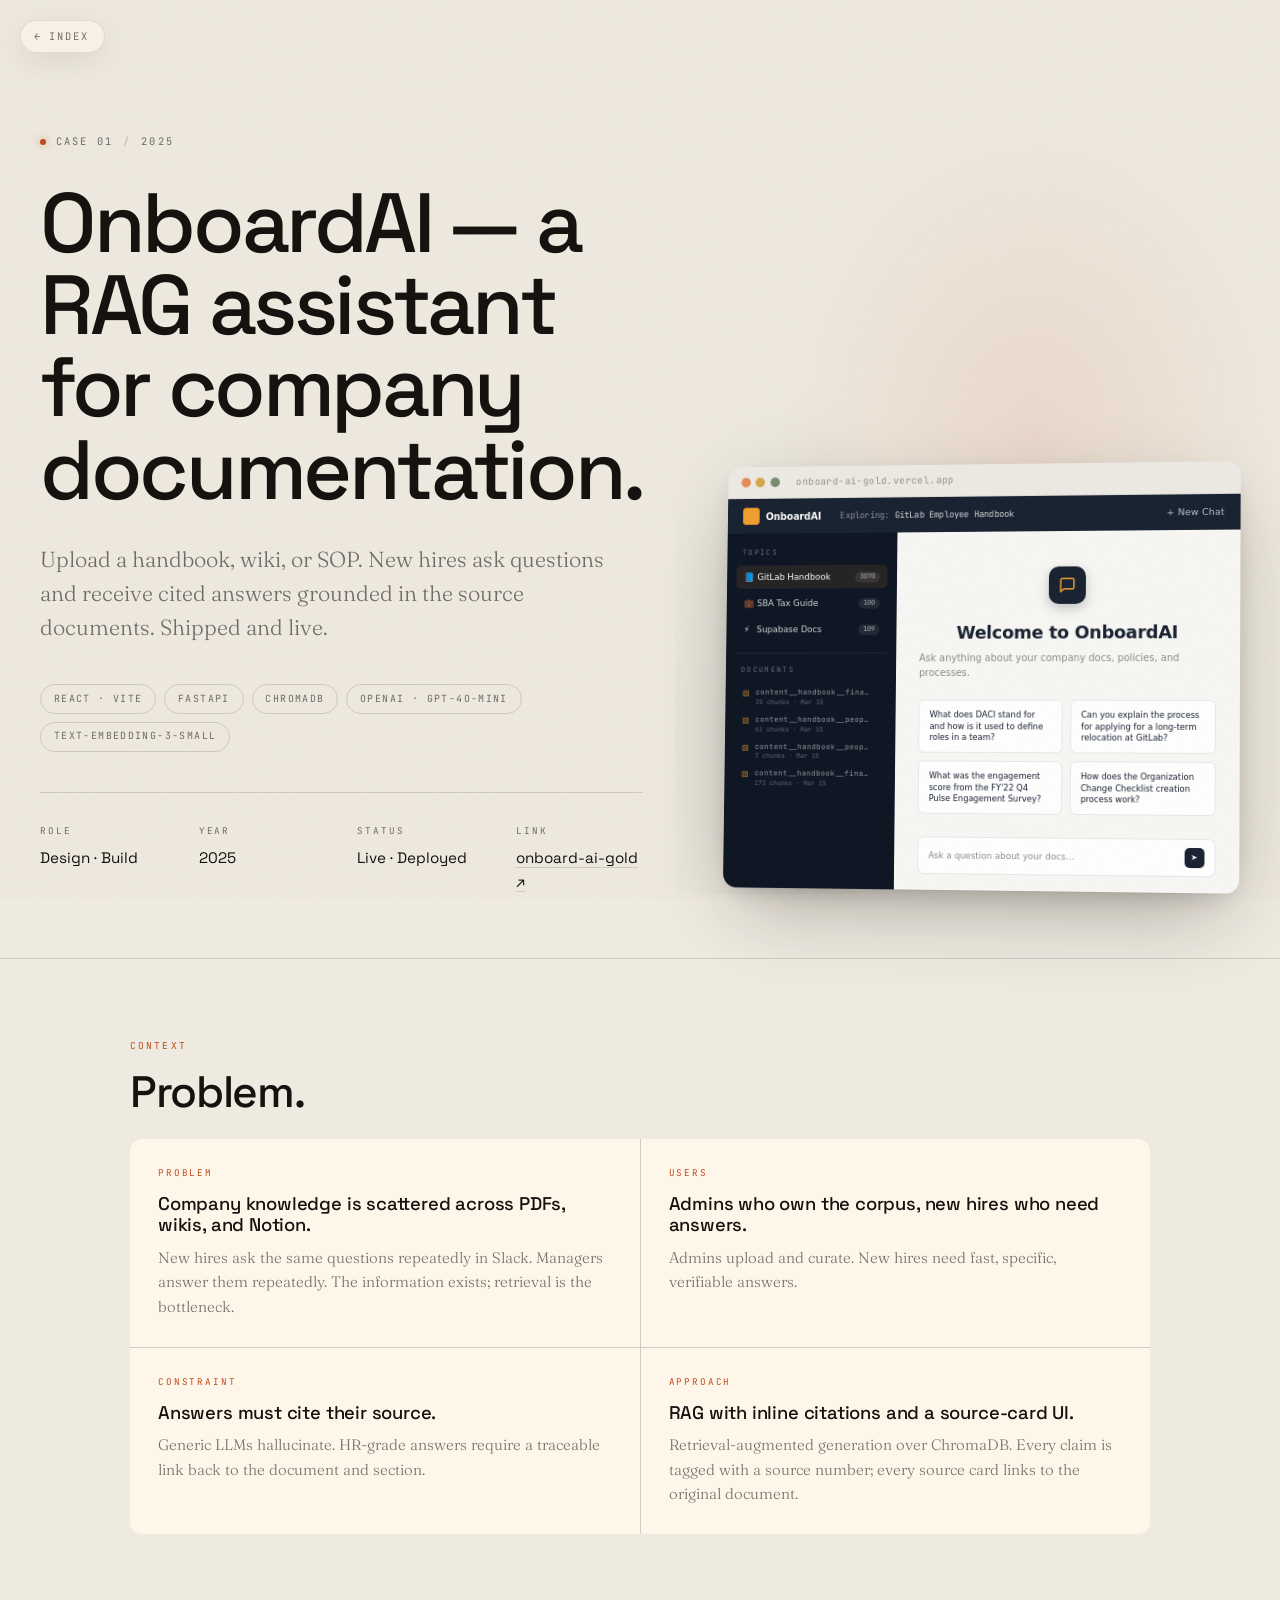
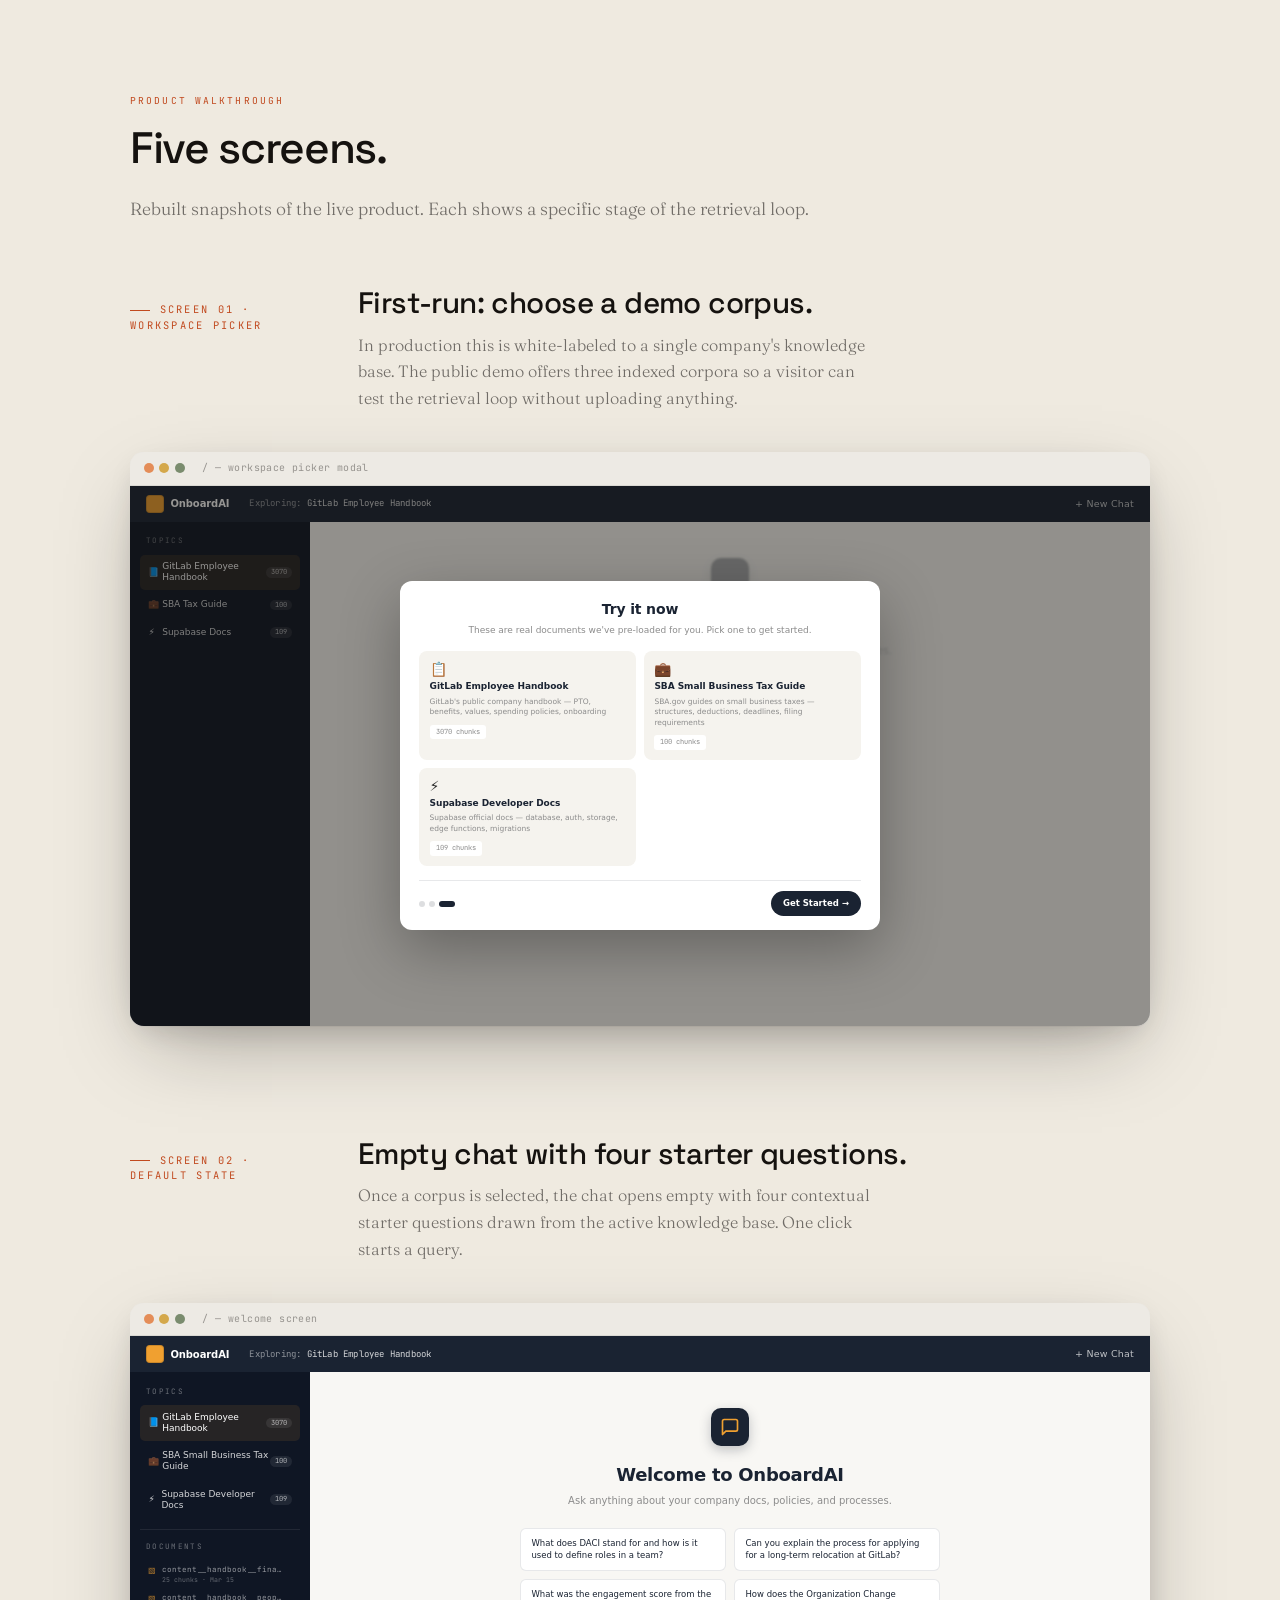
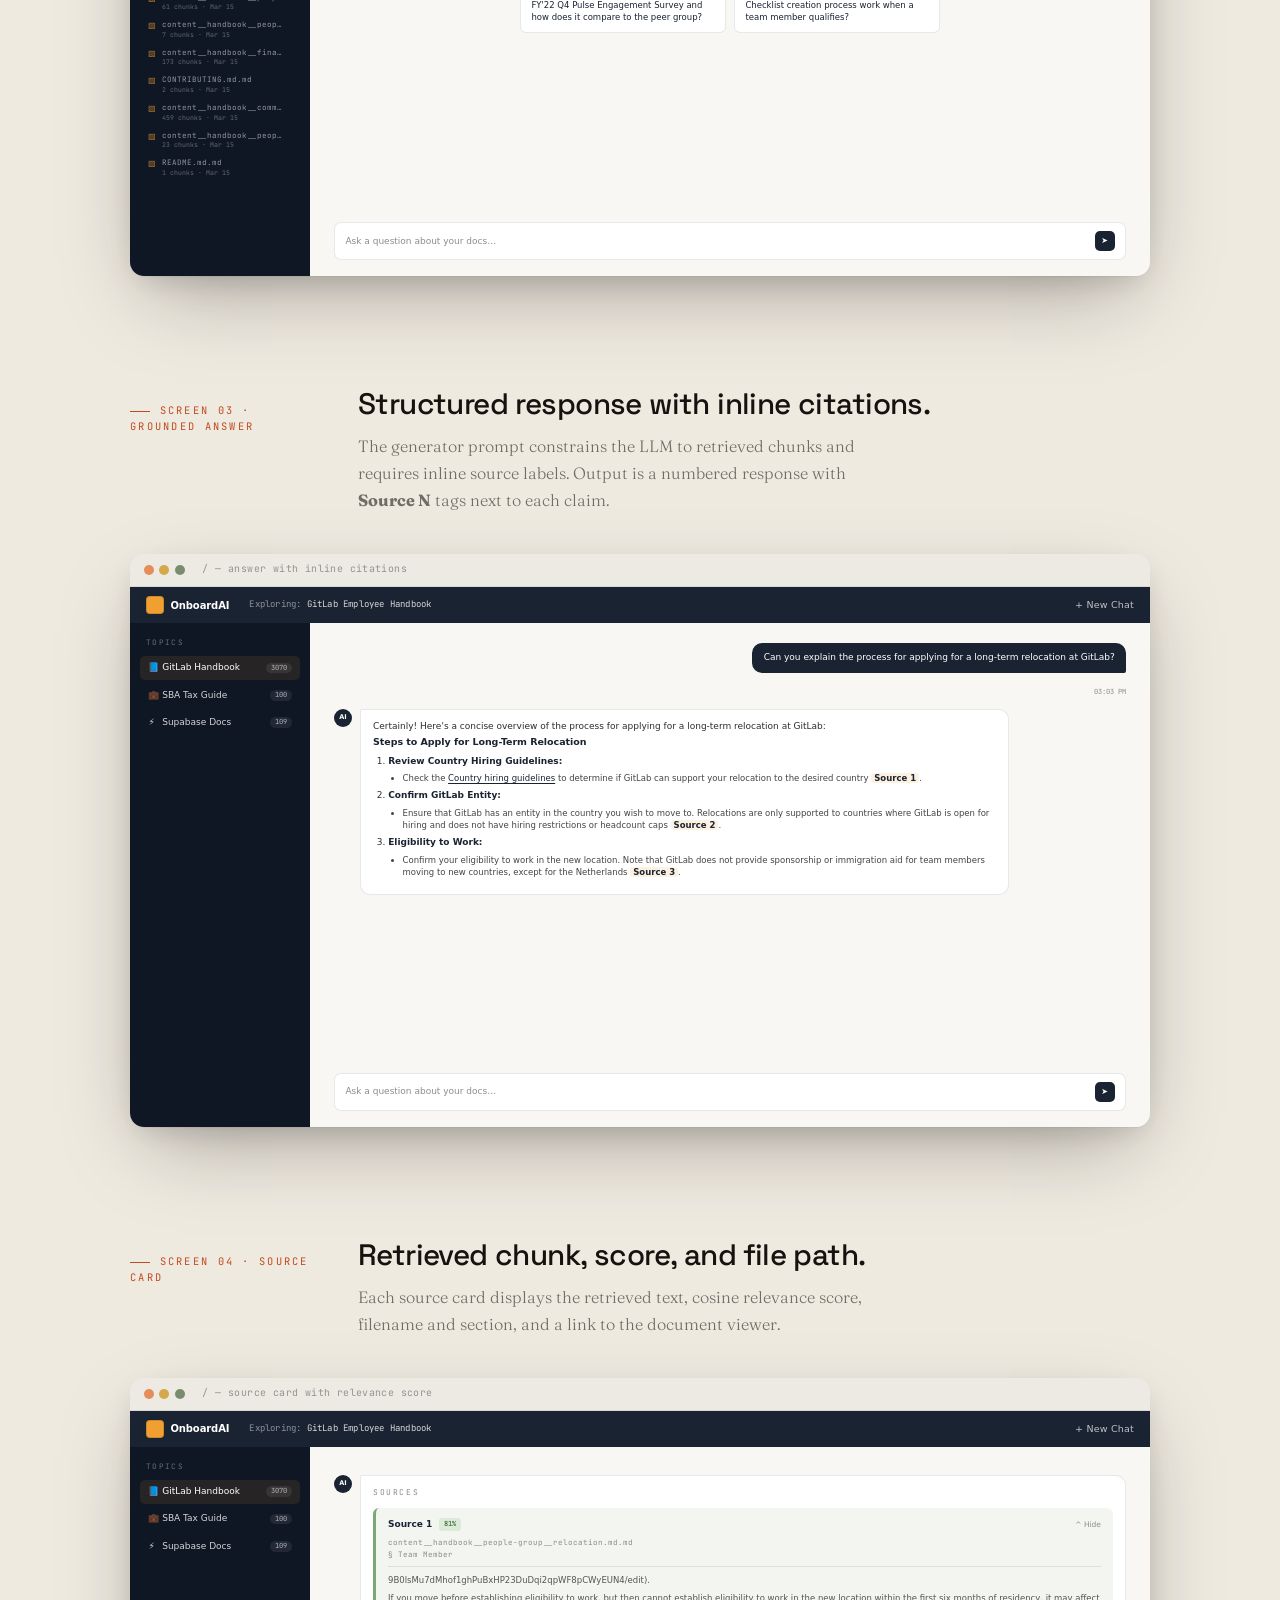
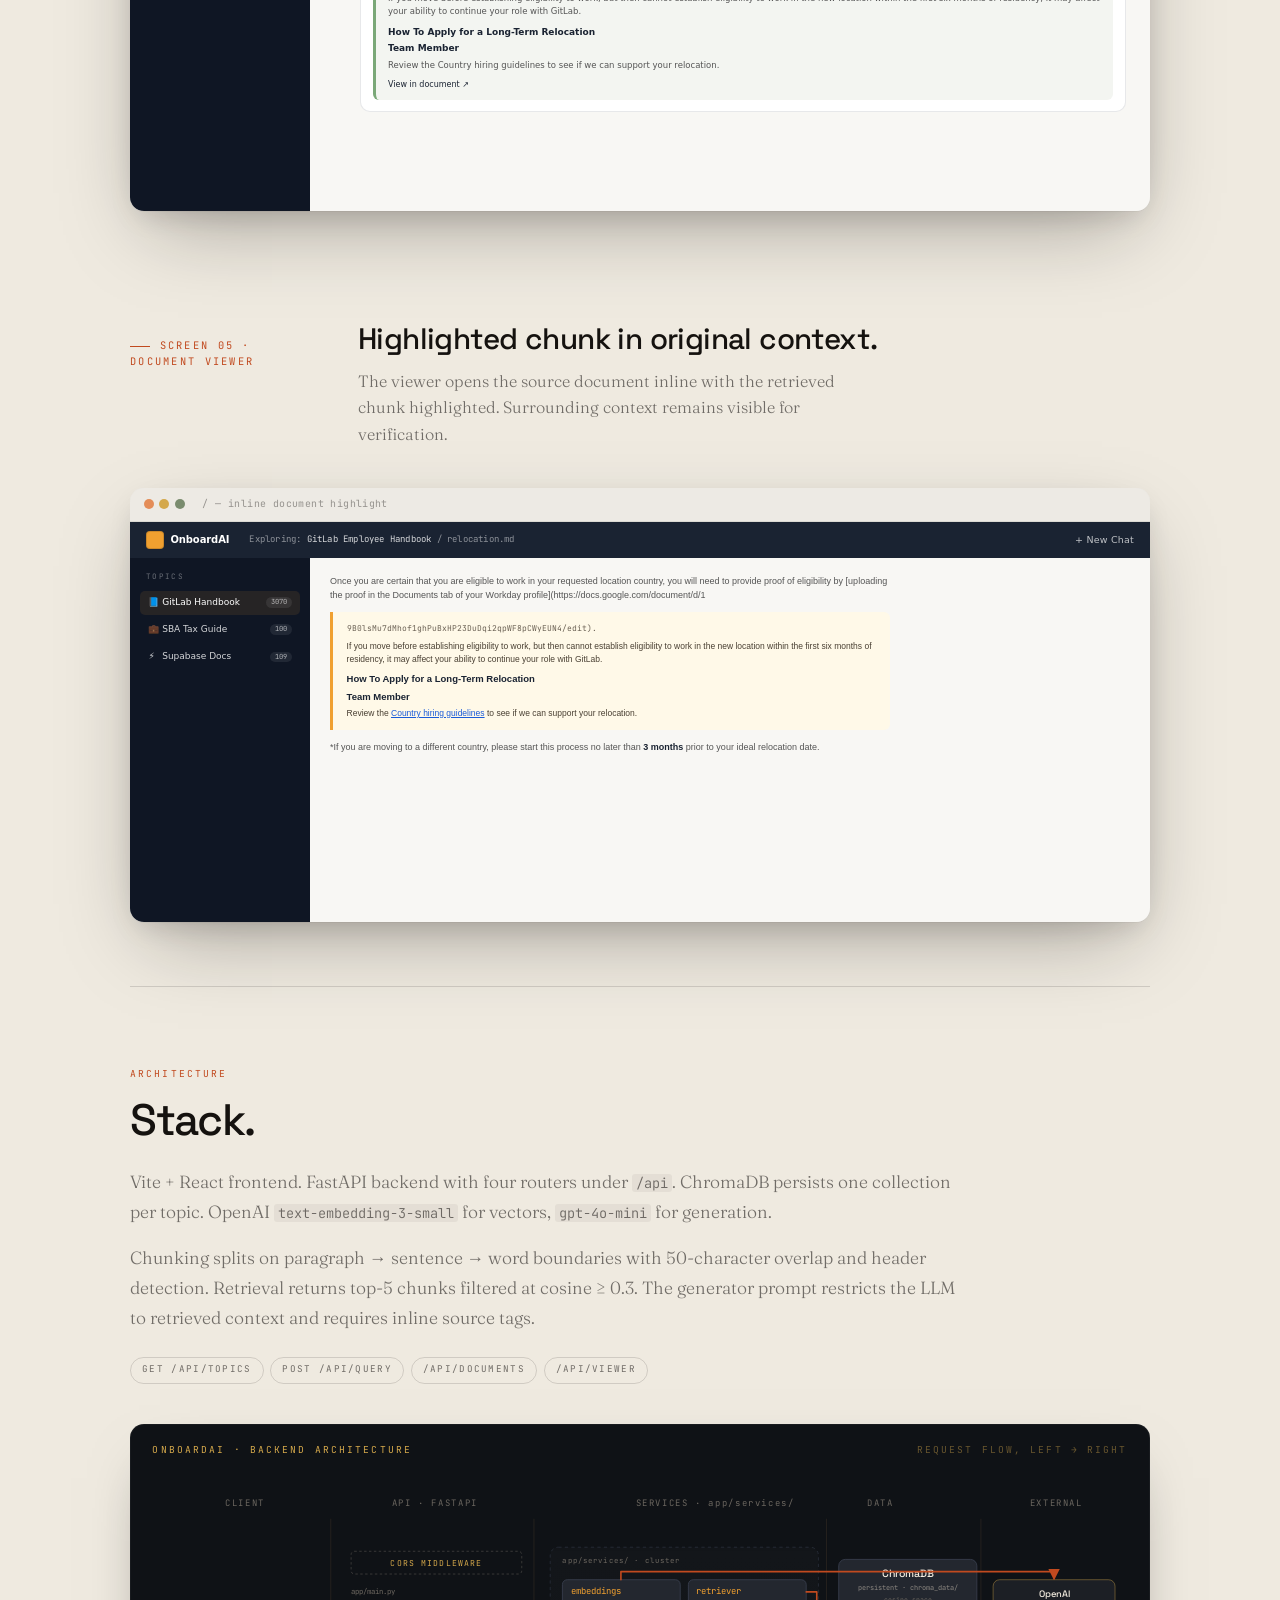
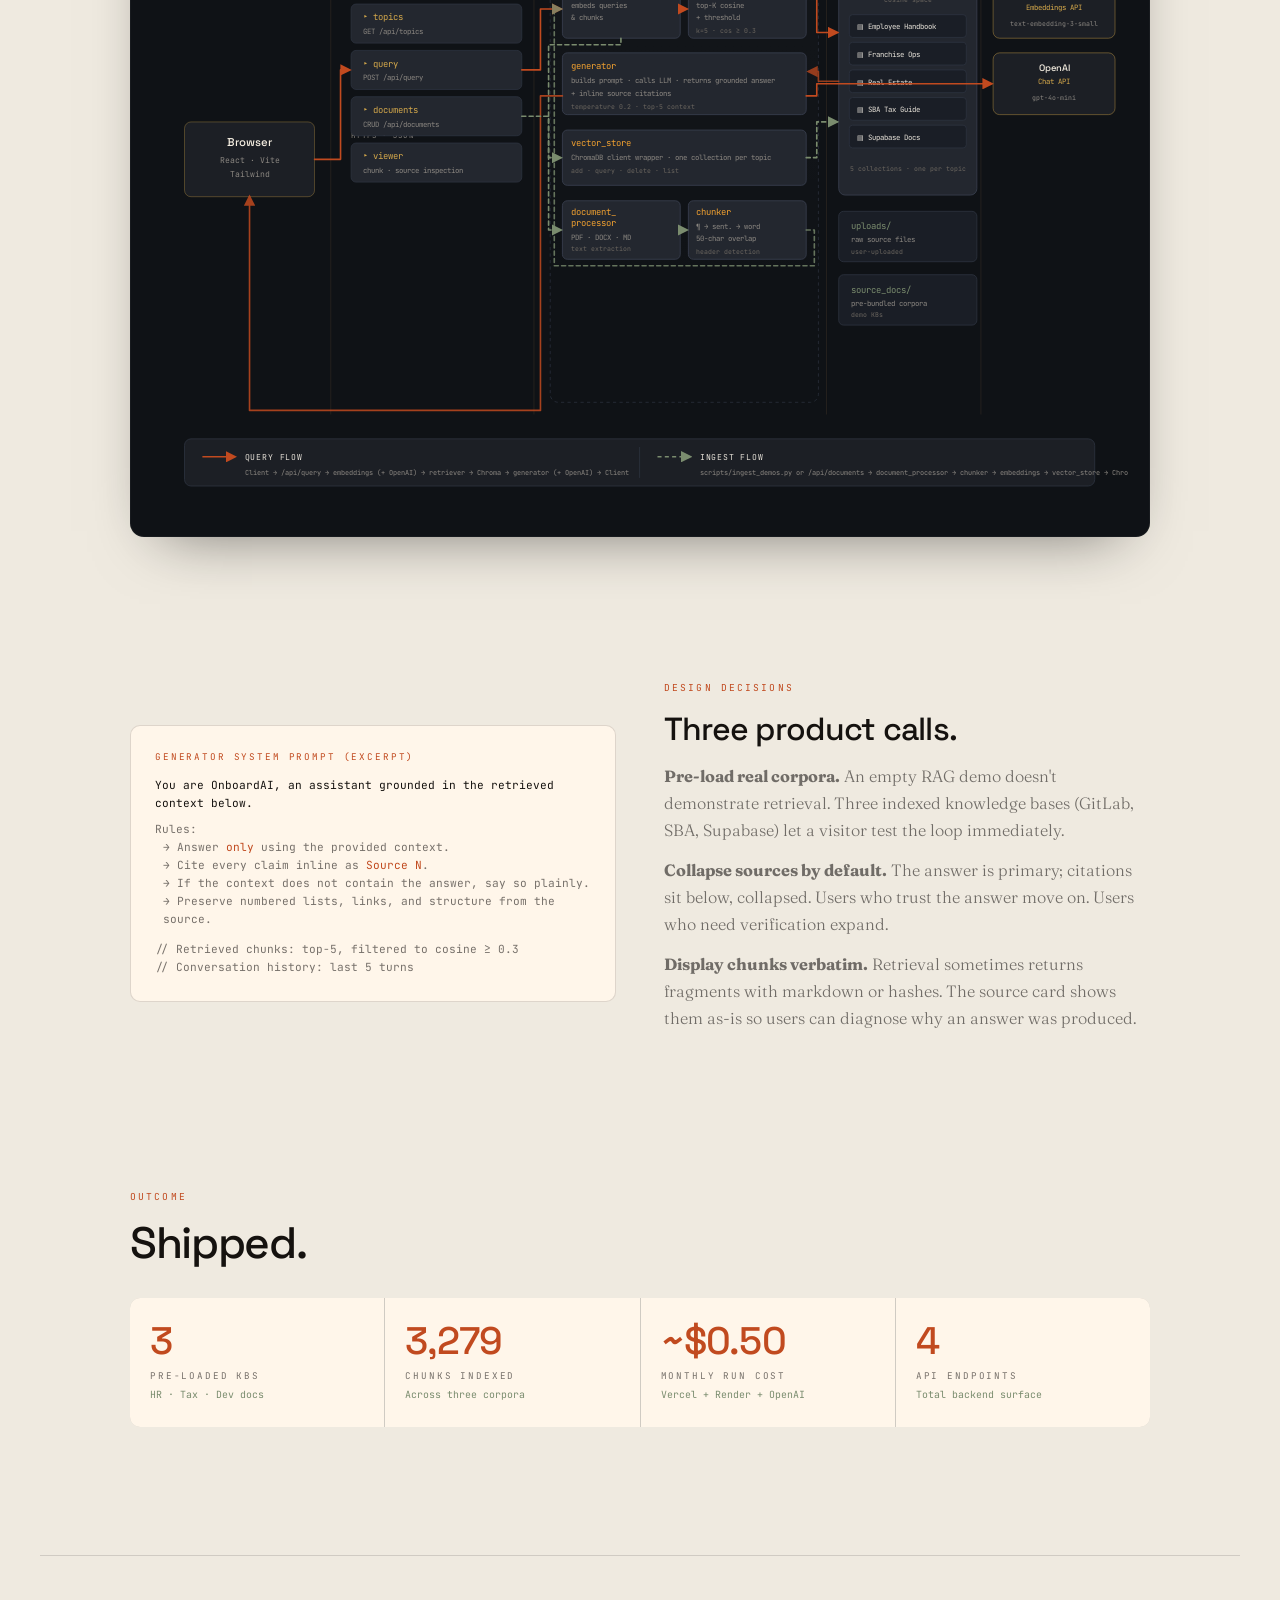
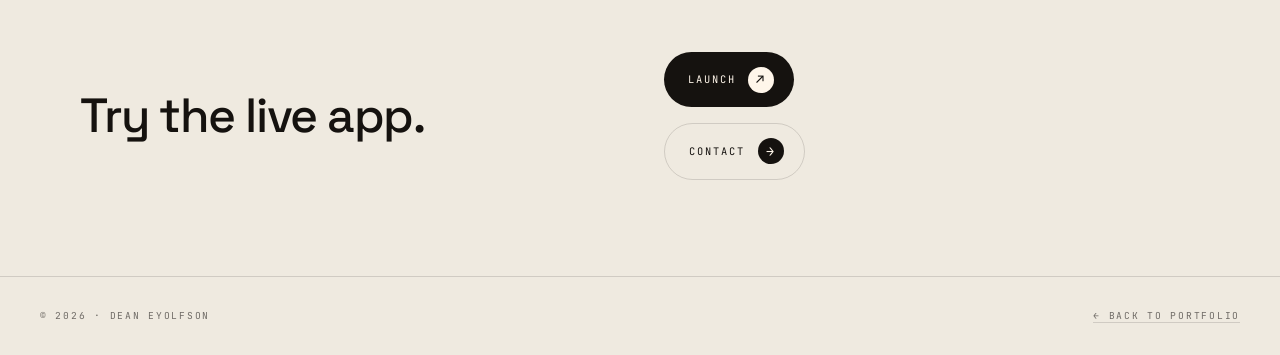
<file: case-studies/onboardai.html>
<!DOCTYPE html>
<html lang="en">
<head>
<meta charset="UTF-8">
<meta name="viewport" content="width=device-width, initial-scale=1.0">
<title>OnboardAI — Case Study · Dean Eyolfson</title>

<!-- PostHog — placeholder key, replace with your project key at deploy -->
<script>
  !function(t,e){var o,n,p,r;e.__SV||(window.posthog=e,e._i=[],e.init=function(i,s,a){function g(t,e){var o=e.split(".");2==o.length&&(t=t[o[0]],e=o[1]),t[e]=function(){t.push([e].concat(Array.prototype.slice.call(arguments,0)))}}(p=t.createElement("script")).type="text/javascript",p.async=!0,p.src=s.api_host+"/static/array.js",(r=t.getElementsByTagName("script")[0]).parentNode.insertBefore(p,r);var u=e;for(void 0!==a?u=e[a]=[]:a="posthog",u.people=u.people||[],u.toString=function(t){var e="posthog";return"posthog"!==a&&(e+="."+a),t||(e+=" (stub)"),e},u.people.toString=function(){return u.toString(1)+".people (stub)"},o="capture identify alias people.set people.set_once set_config register register_once unregister opt_out_capturing has_opted_out_capturing opt_in_capturing reset isFeatureEnabled onFeatureFlags getFeatureFlag getFeatureFlagPayload reloadFeatureFlags group updateEarlyAccessFeatureEnrollment getEarlyAccessFeatures getActiveMatchingSurveys getSurveys getNextSurveyStep".split(" "),n=0;n<o.length;n++)g(u,o[n]);e._i.push([i,s,a])},e.__SV=1)}(document,window.posthog||[]);

  // Replace 'PH_PROJECT_KEY' with your PostHog project API key (public, safe in client)
  posthog.init('phc_nR7MpCmFndMpH3tkWULRqfyoLB4hrwVtb6SiZPTbXK7R', {
    api_host: 'https://us.i.posthog.com',
    person_profiles: 'identified_only',
    session_recording: { maskAllInputs: false },
    capture_pageview: true,
    autocapture: true
  });
</script>

<link rel="preconnect" href="https://fonts.googleapis.com">
<link rel="preconnect" href="https://fonts.gstatic.com" crossorigin>
<link href="https://fonts.googleapis.com/css2?family=Space+Grotesk:wght@300;400;500;600;700&family=Fraunces:ital,opsz,wght@0,9..144,300;0,9..144,400;0,9..144,500;1,9..144,300;1,9..144,400;1,9..144,500&family=JetBrains+Mono:wght@300;400;500&display=swap" rel="stylesheet">
<link rel="stylesheet" href="_case.css">
<style>
  /* ─── OnboardAI product palette (from the app itself) ─── */
  :root {
    --oa-ink: #1a2332;       /* deep navy — app chrome */
    --oa-ink-2: #232d3f;
    --oa-amber: #f0a030;     /* accent gold */
    --oa-paper: #f8f7f4;     /* app bg */
    --oa-surface: #ffffff;
    --oa-muted: #8c8c8c;
    --oa-border: rgba(26,35,50,0.10);
    --oa-green: #7aa878;
    --oa-green-soft: #dcead8;
  }

  /* Hero override — put a real screen next to the intro */
  .hero-split {
    max-width: 1280px;
    margin: 0 auto;
    padding: 8rem var(--edge) 4rem;
    display: grid;
    grid-template-columns: 1fr 1.05fr;
    gap: 4rem;
    align-items: end;
    border-bottom: 1px solid var(--fg-faint);
  }
  .hero-split__stage {
    position: relative;
    align-self: stretch;
    display: flex;
    align-items: flex-end;
    justify-content: center;
    min-height: 460px;
  }
  .hero-split__stage::before {
    content:'';
    position: absolute;
    inset: -4rem -2rem 0 -2rem;
    background:
      radial-gradient(60% 55% at 60% 45%, rgba(193,74,31,0.10), transparent 70%),
      radial-gradient(40% 60% at 20% 80%, rgba(31,74,61,0.08), transparent 70%);
    z-index: 0;
  }

  /* Device mockup wrapper (used in hero + sections) */
  .device {
    position: relative;
    border-radius: 14px;
    overflow: hidden;
    background: var(--oa-paper);
    box-shadow:
      0 1px 0 rgba(21,18,15,0.04),
      0 30px 80px -20px rgba(21,18,15,0.35),
      0 10px 30px -10px rgba(21,18,15,0.18),
      inset 0 0 0 1px rgba(21,18,15,0.08);
    width: 100%;
  }
  .device__chrome {
    display: flex; align-items: center; gap: 0.35rem;
    padding: 0.55rem 0.85rem;
    background: #edeae4;
    border-bottom: 1px solid rgba(21,18,15,0.08);
  }
  .device__chrome .dot { width: 10px; height: 10px; border-radius: 999px; }
  .device__chrome .dot:nth-child(1) { background: #e48d58; }
  .device__chrome .dot:nth-child(2) { background: #d4a84b; }
  .device__chrome .dot:nth-child(3) { background: #7a8c6e; }
  .device__chrome .url {
    margin-left: 0.75rem;
    font-family: var(--font-mono);
    font-size: 0.62rem;
    color: rgba(21,18,15,0.4);
    letter-spacing: 0.04em;
  }

  .hero-split__stage .device {
    transform: perspective(1800px) rotateY(-6deg) rotateX(2deg);
    transform-origin: center right;
    max-width: 640px;
    position: relative;
    z-index: 1;
  }

  /* ─── OnboardAI app recreation ─── */
  .oa {
    display: grid;
    grid-template-columns: 180px 1fr;
    grid-template-rows: 36px 1fr;
    grid-template-areas:
      "top top"
      "side main";
    min-height: 400px;
    font-family: 'Inter', system-ui, -apple-system, sans-serif;
    color: #2d2d2d;
    background: var(--oa-paper);
  }
  .oa--tall { min-height: 540px; }

  .oa__top {
    grid-area: top;
    background: var(--oa-ink);
    color: #fff;
    display: flex; align-items: center;
    padding: 0 1rem;
    font-size: 10px;
    letter-spacing: 0.02em;
  }
  .oa__logo {
    display: inline-flex; align-items: center; gap: 0.4rem;
    font-weight: 600; letter-spacing: -0.01em;
  }
  .oa__logo::before {
    content:''; width: 18px; height: 18px; border-radius: 4px;
    background: var(--oa-amber);
    position: relative;
    box-shadow: inset 0 0 0 1px rgba(0,0,0,0.15);
  }
  .oa__logo::after {
    content:'';
    width: 0; height: 0;
  }
  .oa__exploring {
    margin-left: 0.85rem;
    color: rgba(255,255,255,0.5);
    font-family: 'JetBrains Mono', monospace;
    font-size: 9px;
  }
  .oa__exploring b { color: rgba(255,255,255,0.82); font-weight: 400; }
  .oa__top-right {
    margin-left: auto;
    display: flex; gap: 1rem;
    color: rgba(255,255,255,0.72);
    font-size: 9.5px;
  }

  .oa__side {
    grid-area: side;
    background: #0f1624;
    color: rgba(255,255,255,0.82);
    padding: 0.85rem 0.65rem;
    font-size: 9px;
    overflow: hidden;
  }
  .oa__side-label {
    font-family: 'JetBrains Mono', monospace;
    font-size: 7.5px; letter-spacing: 0.18em;
    text-transform: uppercase;
    color: rgba(255,255,255,0.38);
    padding: 0 0.35rem 0.5rem;
  }
  .oa__topic {
    display: flex; justify-content: space-between; align-items: center;
    padding: 0.4rem 0.5rem;
    border-radius: 5px;
    margin-bottom: 0.2rem;
    font-size: 9px;
    line-height: 1.25;
  }
  .oa__topic.is-active { background: rgba(240,160,48,0.10); color: #fff; }
  .oa__topic span:first-child { display: inline-flex; align-items: center; gap: 0.3rem; }
  .oa__topic .icon { width: 9px; height: 9px; display:inline-block; }
  .oa__topic .count {
    font-family: 'JetBrains Mono', monospace;
    font-size: 7px;
    background: rgba(255,255,255,0.08);
    padding: 1px 5px;
    border-radius: 999px;
    color: rgba(255,255,255,0.65);
  }
  .oa__side-divider {
    height: 1px; background: rgba(255,255,255,0.08);
    margin: 0.7rem 0;
  }
  .oa__doc {
    display: flex; gap: 0.35rem; align-items: flex-start;
    padding: 0.25rem 0.5rem;
    color: rgba(255,255,255,0.55);
    font-family: 'JetBrains Mono', monospace;
    font-size: 7.5px;
    line-height: 1.4;
  }
  .oa__doc-icon { flex: 0 0 8px; margin-top: 1px; color: var(--oa-amber); opacity: 0.75; }
  .oa__doc-meta { font-size: 6.5px; color: rgba(255,255,255,0.35); }

  .oa__main {
    grid-area: main;
    display: flex; flex-direction: column;
    padding: 1.25rem 1.5rem 1rem;
    position: relative;
    overflow: hidden;
  }

  /* Welcome screen */
  .oa__welcome {
    display: flex; flex-direction: column; align-items: center;
    margin-top: 1rem;
  }
  .oa__welcome-badge {
    width: 38px; height: 38px; border-radius: 10px;
    background: var(--oa-ink);
    display: grid; place-items: center;
    color: var(--oa-amber);
    margin-bottom: 0.9rem;
    box-shadow: 0 4px 12px rgba(26,35,50,0.25);
  }
  .oa__welcome h1 {
    font-size: 18px;
    font-weight: 600;
    letter-spacing: -0.015em;
    color: var(--oa-ink);
    margin-bottom: 0.35rem;
  }
  .oa__welcome p {
    font-size: 10px;
    color: var(--oa-muted);
    margin-bottom: 1.25rem;
  }
  .oa__suggest {
    display: grid;
    grid-template-columns: 1fr 1fr;
    gap: 0.5rem;
    width: 100%;
    max-width: 420px;
  }
  .oa__suggest-card {
    background: #fff;
    border: 1px solid var(--oa-border);
    border-radius: 6px;
    padding: 0.55rem 0.65rem;
    font-size: 8.5px;
    line-height: 1.35;
    color: var(--oa-ink);
  }

  /* Chat messages */
  .oa__chat {
    flex: 1;
    overflow: hidden;
    display: flex; flex-direction: column; gap: 0.5rem;
    padding-bottom: 0.5rem;
  }
  .oa__msg { display: flex; gap: 0.5rem; }
  .oa__msg--user { justify-content: flex-end; }
  .oa__msg--user .oa__bubble {
    background: var(--oa-ink); color: #fff;
    border-radius: 10px 10px 2px 10px;
    font-size: 9px;
    padding: 0.5rem 0.7rem;
    max-width: 68%;
  }
  .oa__msg--user .oa__time {
    font-family: 'JetBrains Mono', monospace;
    font-size: 7px; color: var(--oa-muted);
    align-self: flex-end;
    margin-left: 0.35rem;
  }
  .oa__msg--ai .oa__avatar {
    width: 18px; height: 18px; border-radius: 999px;
    background: var(--oa-ink);
    color: #fff; display: grid; place-items: center;
    font-size: 6.5px; font-weight: 600;
    flex: 0 0 18px;
  }
  .oa__msg--ai .oa__bubble {
    background: #fff;
    border: 1px solid var(--oa-border);
    border-radius: 2px 10px 10px 10px;
    font-size: 9px;
    padding: 0.65rem 0.75rem;
    line-height: 1.5;
    color: #2d2d2d;
    max-width: 82%;
  }
  .oa__bubble h4 {
    font-size: 9.5px; font-weight: 600;
    color: var(--oa-ink);
    margin: 0.1rem 0 0.35rem;
    letter-spacing: -0.005em;
  }
  .oa__bubble ol { padding-left: 0.95rem; margin: 0.2rem 0; }
  .oa__bubble ol li {
    margin-bottom: 0.25rem;
    font-size: 9px;
  }
  .oa__bubble ol li strong { font-weight: 600; color: var(--oa-ink); }
  .oa__bubble ul { padding-left: 0.9rem; margin: 0.25rem 0; list-style: disc; }
  .oa__bubble ul li { font-size: 8.5px; color: #444; line-height: 1.5; margin-bottom: 0.2rem; }
  .oa__bubble a.lnk { color: var(--oa-ink); text-decoration: underline; text-underline-offset: 2px; }
  .oa__bubble .src {
    color: var(--oa-ink);
    font-weight: 600;
    background: rgba(240,160,48,0.14);
    padding: 0 3px;
    border-radius: 3px;
    font-size: 8.5px;
  }

  .oa__input {
    margin-top: auto;
    display: flex; align-items: center; gap: 0.45rem;
    padding: 0.5rem 0.65rem;
    background: #fff;
    border: 1px solid var(--oa-border);
    border-radius: 7px;
    font-size: 9px;
    color: var(--oa-muted);
  }
  .oa__input .send {
    margin-left: auto;
    width: 20px; height: 20px;
    background: var(--oa-ink); color: #fff;
    border-radius: 5px;
    display: grid; place-items: center;
    font-size: 8px;
  }

  /* Source card (for sc4) */
  .oa__source {
    margin-top: 0.6rem;
    background: #f3f5f1;
    border-radius: 6px;
    border-left: 3px solid var(--oa-green);
    padding: 0.6rem 0.75rem;
    font-size: 8.5px;
    line-height: 1.5;
    color: #4a5a4a;
  }
  .oa__source-head {
    display: flex; align-items: center; gap: 0.4rem;
    margin-bottom: 0.4rem;
  }
  .oa__source-head b {
    font-size: 9px; color: var(--oa-ink); font-weight: 600;
  }
  .oa__source-head .score {
    background: var(--oa-green-soft);
    color: #3d6a3a;
    padding: 1px 5px;
    border-radius: 3px;
    font-family: 'JetBrains Mono', monospace;
    font-size: 7px;
    font-weight: 500;
  }
  .oa__source-head .hide {
    margin-left: auto;
    color: var(--oa-muted);
    font-size: 7.5px;
  }
  .oa__source-file {
    font-family: 'JetBrains Mono', monospace;
    font-size: 7.5px;
    color: var(--oa-muted);
    margin-bottom: 0.35rem;
  }
  .oa__source hr { border:0; border-top: 1px solid rgba(21,40,20,0.1); margin: 0.4rem 0; }
  .oa__source h5 { font-size: 9px; color: var(--oa-ink); font-weight: 600; margin-bottom: 0.2rem; }
  .oa__source .view-in {
    color: var(--oa-ink); font-weight: 500;
    margin-top: 0.45rem; display: inline-block; font-size: 8px;
  }

  /* Highlight block (for sc5) */
  .oa__highlight {
    margin: 0.5rem 0;
    padding: 0.65rem 0.85rem;
    background: #fff9e8;
    border-left: 3px solid var(--oa-amber);
    border-radius: 0 6px 6px 0;
    font-size: 8.5px;
    line-height: 1.55;
    color: #4a4033;
  }
  .oa__highlight h5 { font-size: 9.5px; color: var(--oa-ink); margin: 0.4rem 0 0.15rem; font-weight: 600; }
  .oa__highlight .mono { font-family: 'JetBrains Mono', monospace; font-size: 8px; color: #6b6154; }

  /* Workspace picker modal */
  .oa__modal-scrim {
    position: absolute; inset: 0;
    background: rgba(21,18,15,0.45);
    display: grid; place-items: center;
    padding: 1rem;
  }
  .oa__modal {
    width: 100%; max-width: 480px;
    background: #fff;
    border-radius: 12px;
    padding: 1.1rem 1.2rem 0.9rem;
    box-shadow: 0 20px 60px rgba(0,0,0,0.3);
  }
  .oa__modal h2 {
    text-align: center; font-size: 14px; font-weight: 600;
    color: var(--oa-ink); margin-bottom: 0.3rem;
    letter-spacing: -0.01em;
  }
  .oa__modal > p {
    text-align: center; font-size: 9px; color: var(--oa-muted);
    margin-bottom: 0.85rem;
  }
  .oa__ws-grid {
    display: grid; grid-template-columns: 1fr 1fr; gap: 0.5rem;
    margin-bottom: 0.85rem;
  }
  .oa__ws {
    background: #f5f3ee;
    border-radius: 8px;
    padding: 0.65rem;
    font-size: 8px;
  }
  .oa__ws .ico { font-size: 14px; margin-bottom: 0.25rem; line-height: 1; }
  .oa__ws h3 { font-size: 9px; font-weight: 600; color: var(--oa-ink); margin-bottom: 0.2rem; letter-spacing: -0.005em; }
  .oa__ws p { font-size: 7.5px; color: var(--oa-muted); line-height: 1.4; margin-bottom: 0.45rem; }
  .oa__ws .chunks {
    font-family: 'JetBrains Mono', monospace;
    font-size: 7px;
    color: var(--oa-muted);
    background: #fff;
    padding: 2px 6px;
    border-radius: 3px;
    display: inline-block;
  }
  .oa__modal-foot {
    display: flex; align-items: center; justify-content: space-between;
    border-top: 1px solid var(--oa-border);
    padding-top: 0.65rem;
  }
  .oa__dots { display: flex; gap: 4px; }
  .oa__dots span {
    width: 6px; height: 6px; border-radius: 999px;
    background: rgba(26,35,50,0.15);
  }
  .oa__dots span.on { width: 16px; background: var(--oa-ink); border-radius: 3px; }
  .oa__cta {
    background: var(--oa-ink); color: #fff;
    padding: 6px 12px;
    border-radius: 999px;
    font-size: 8.5px;
    font-weight: 600;
  }

  /* ─── Case-study body layout ─── */
  .shots-grid {
    display: grid;
    grid-template-columns: 1fr 1fr;
    gap: 2rem;
    margin: 3rem 0;
  }
  .shot-wrap figcaption {
    margin-top: 0.85rem;
    font-family: var(--font-mono);
    font-size: 0.62rem;
    letter-spacing: 0.18em;
    text-transform: uppercase;
    color: var(--fg-dim);
    display: flex; align-items: baseline; gap: 0.75rem;
  }
  .shot-wrap figcaption .num {
    color: var(--accent);
    font-weight: 500;
  }
  .shot-wrap figcaption .desc { color: var(--fg); text-transform: none; letter-spacing: 0; font-family: var(--font-serif); font-style: italic; font-size: 0.95rem; font-weight: 300; }

  /* Moment header for larger single-shot sections */
  .moment {
    max-width: 1100px;
    margin: 0 auto;
    padding: 3rem var(--edge) 1rem;
    display: grid;
    grid-template-columns: 180px 1fr;
    gap: 3rem;
    align-items: baseline;
  }
  .moment__num {
    font-family: var(--font-mono);
    font-size: 0.65rem;
    letter-spacing: 0.22em;
    text-transform: uppercase;
    color: var(--accent);
  }
  .moment__num::before {
    content:'';
    display: inline-block;
    width: 20px; height: 1px;
    background: var(--accent);
    vertical-align: middle;
    margin-right: 0.6rem;
  }
  .moment h3 {
    font-family: var(--font-display);
    font-weight: 500;
    font-size: clamp(1.3rem, 2.4vw, 1.85rem);
    letter-spacing: -0.02em;
    line-height: 1.1;
    margin-bottom: 0.75rem;
  }
  .moment h3 em { font-family: var(--font-serif); font-style: italic; font-weight: 300; color: var(--accent); }
  .moment p {
    font-family: var(--font-serif);
    font-weight: 300;
    font-size: 1.02rem;
    line-height: 1.65;
    color: var(--fg-dim);
    max-width: 52ch;
  }
  .moment-shot {
    max-width: 1100px;
    margin: 1.5rem auto 4rem;
    padding: 0 var(--edge);
  }

  /* Stack split — text on one side, image on other */
  .split {
    max-width: 1100px;
    margin: 0 auto;
    padding: 4rem var(--edge);
    display: grid;
    grid-template-columns: 1fr 1fr;
    gap: 3rem;
    align-items: center;
  }
  .split--flip { direction: rtl; }
  .split--flip > * { direction: ltr; }
  .split h3 {
    font-family: var(--font-display);
    font-weight: 500;
    font-size: clamp(1.4rem, 2.6vw, 2rem);
    letter-spacing: -0.025em;
    line-height: 1.1;
    margin-bottom: 1rem;
  }
  .split h3 em { font-family: var(--font-serif); font-style: italic; font-weight: 300; color: var(--accent); }
  .split p {
    font-family: var(--font-serif);
    font-weight: 300;
    font-size: 1.02rem;
    line-height: 1.65;
    color: var(--fg-dim);
    margin-bottom: 0.85rem;
  }

  /* Stack diagram */
  .stack {
    background: var(--paper);
    border-radius: 12px;
    border: 1px solid var(--fg-faint);
    padding: 1.5rem;
    display: flex; flex-direction: column; gap: 0.5rem;
    font-family: var(--font-mono);
    font-size: 0.72rem;
  }
  .stack__layer {
    display: grid;
    grid-template-columns: 90px 1fr auto;
    gap: 0.85rem;
    align-items: center;
    padding: 0.7rem 0.85rem;
    background: rgba(21,18,15,0.03);
    border-radius: 6px;
    border: 1px solid var(--fg-faint);
  }
  .stack__layer .k {
    color: var(--accent);
    font-size: 0.55rem;
    letter-spacing: 0.2em;
    text-transform: uppercase;
  }
  .stack__layer .v { color: var(--fg); font-size: 0.82rem; }
  .stack__layer .note { color: var(--fg-dim); font-size: 0.6rem; }
  .stack__arrow {
    font-family: var(--font-mono);
    font-size: 0.7rem;
    text-align: center;
    color: var(--fg-faint);
    margin: 0;
    line-height: 0.5;
  }

  /* Architecture diagram — dark card with SVG */
  .arch {
    background: #0f1216;
    border-radius: 14px;
    padding: 1.2rem 1.4rem 1.1rem;
    margin: 1rem 0 0;
    box-shadow:
      inset 0 0 0 1px rgba(255,255,255,0.04),
      0 24px 60px -30px rgba(0,0,0,0.55);
    overflow: hidden;
  }
  .arch__head {
    display: flex; justify-content: space-between; align-items: baseline;
    margin-bottom: 0.75rem;
    font-family: var(--font-mono);
    font-size: 0.6rem;
    letter-spacing: 0.22em;
    text-transform: uppercase;
  }
  .arch__label { color: var(--accent-3); }
  .arch__sub { color: rgba(212,168,75,0.45); }
  .arch__svg { width: 100%; height: auto; display: block; }

  @media (max-width: 900px) {
    .hero-split { grid-template-columns: 1fr; padding-top: 6rem; gap: 2rem; }
    .hero-split__stage { min-height: 300px; }
    .hero-split__stage .device { transform: none; }
    .shots-grid { grid-template-columns: 1fr; gap: 1.5rem; }
    .moment { grid-template-columns: 1fr; gap: 1rem; }
    .split { grid-template-columns: 1fr; gap: 1.5rem; }
    .oa { grid-template-columns: 140px 1fr; }
  }
</style>
</head>
<body>

<a href="/" class="back-nav">
  <span class="arrow">←</span>
  <span>Index</span>
</a>

<!-- ─────────────── HERO with live-ish screenshot beside title ─────────────── -->
<section class="hero-split">
  <div>
    <div class="hero__eyebrow">
      <span class="dot"></span>
      <span>Case 01</span>
      <span style="opacity:.4">/</span>
      <span>2025</span>
    </div>
    <h1 class="hero__title">OnboardAI — a RAG assistant for company documentation.</h1>
    <p class="hero__summary">Upload a handbook, wiki, or SOP. New hires ask questions and receive cited answers grounded in the source documents. Shipped and live.</p>
    <div class="hero__tags">
      <span class="hero__tag">React · Vite</span>
      <span class="hero__tag">FastAPI</span>
      <span class="hero__tag">ChromaDB</span>
      <span class="hero__tag">OpenAI · gpt-4o-mini</span>
      <span class="hero__tag">text-embedding-3-small</span>
    </div>
    <div class="hero__meta">
      <div class="hero__meta-cell"><span class="k">Role</span><span class="v">Design · Build</span></div>
      <div class="hero__meta-cell"><span class="k">Year</span><span class="v">2025</span></div>
      <div class="hero__meta-cell"><span class="k">Status</span><span class="v">Live · Deployed</span></div>
      <div class="hero__meta-cell"><span class="k">Link</span><span class="v"><a href="https://onboard-ai-gold.vercel.app/" target="_blank" rel="noopener" style="border-bottom:1px solid var(--fg-faint)">onboard-ai-gold ↗</a></span></div>
    </div>
  </div>

  <div class="hero-split__stage">
    <div class="device">
      <div class="device__chrome">
        <span class="dot"></span><span class="dot"></span><span class="dot"></span>
        <span class="url">onboard-ai-gold.vercel.app</span>
      </div>
      <!-- Hero mini app: welcome -->
      <div class="oa">
        <header class="oa__top">
          <span class="oa__logo">OnboardAI</span>
          <span class="oa__exploring">Exploring: <b>GitLab Employee Handbook</b></span>
          <div class="oa__top-right"><span>+ New Chat</span></div>
        </header>
        <aside class="oa__side">
          <div class="oa__side-label">Topics</div>
          <div class="oa__topic is-active"><span><span class="icon">📘</span> GitLab Handbook</span><span class="count">3070</span></div>
          <div class="oa__topic"><span><span class="icon">💼</span> SBA Tax Guide</span><span class="count">100</span></div>
          <div class="oa__topic"><span><span class="icon">⚡</span> Supabase Docs</span><span class="count">109</span></div>
          <div class="oa__side-divider"></div>
          <div class="oa__side-label">Documents</div>
          <div class="oa__doc"><span class="oa__doc-icon">▧</span><div>content__handbook__fina…<div class="oa__doc-meta">25 chunks · Mar 15</div></div></div>
          <div class="oa__doc"><span class="oa__doc-icon">▧</span><div>content__handbook__peop…<div class="oa__doc-meta">61 chunks · Mar 15</div></div></div>
          <div class="oa__doc"><span class="oa__doc-icon">▧</span><div>content__handbook__peop…<div class="oa__doc-meta">7 chunks · Mar 15</div></div></div>
          <div class="oa__doc"><span class="oa__doc-icon">▧</span><div>content__handbook__fina…<div class="oa__doc-meta">173 chunks · Mar 15</div></div></div>
        </aside>
        <main class="oa__main">
          <div class="oa__welcome">
            <div class="oa__welcome-badge">
              <svg width="18" height="18" viewBox="0 0 24 24" fill="none" stroke="currentColor" stroke-width="2" stroke-linecap="round" stroke-linejoin="round"><path d="M21 15a2 2 0 0 1-2 2H7l-4 4V5a2 2 0 0 1 2-2h14a2 2 0 0 1 2 2z"/></svg>
            </div>
            <h1>Welcome to OnboardAI</h1>
            <p>Ask anything about your company docs, policies, and processes.</p>
            <div class="oa__suggest">
              <div class="oa__suggest-card">What does DACI stand for and how is it used to define roles in a team?</div>
              <div class="oa__suggest-card">Can you explain the process for applying for a long-term relocation at GitLab?</div>
              <div class="oa__suggest-card">What was the engagement score from the FY'22 Q4 Pulse Engagement Survey?</div>
              <div class="oa__suggest-card">How does the Organization Change Checklist creation process work?</div>
            </div>
          </div>
          <div class="oa__input">
            <span>Ask a question about your docs…</span>
            <span class="send">➤</span>
          </div>
        </main>
      </div>
    </div>
  </div>
</section>

<!-- ─────────────── THE PROBLEM / CONTEXT ─────────────── -->
<section class="section">
  <div class="section__eyebrow">Context</div>
  <h2 class="section__title">Problem.</h2>

  <div class="context-grid">
    <div class="context-card">
      <div class="context-card__label">Problem</div>
      <div class="context-card__title">Company knowledge is scattered across PDFs, wikis, and Notion.</div>
      <div class="context-card__body">New hires ask the same questions repeatedly in Slack. Managers answer them repeatedly. The information exists; retrieval is the bottleneck.</div>
    </div>
    <div class="context-card">
      <div class="context-card__label">Users</div>
      <div class="context-card__title">Admins who own the corpus, new hires who need answers.</div>
      <div class="context-card__body">Admins upload and curate. New hires need fast, specific, verifiable answers.</div>
    </div>
    <div class="context-card">
      <div class="context-card__label">Constraint</div>
      <div class="context-card__title">Answers must cite their source.</div>
      <div class="context-card__body">Generic LLMs hallucinate. HR-grade answers require a traceable link back to the document and section.</div>
    </div>
    <div class="context-card">
      <div class="context-card__label">Approach</div>
      <div class="context-card__title">RAG with inline citations and a source-card UI.</div>
      <div class="context-card__body">Retrieval-augmented generation over ChromaDB. Every claim is tagged with a source number; every source card links to the original document.</div>
    </div>
  </div>
</section>

<!-- ─────────────── FIVE MOMENTS ─────────────── -->
<section class="section" style="padding-top:2rem;padding-bottom:1rem;">
  <div class="section__eyebrow">Product walkthrough</div>
  <h2 class="section__title">Five screens.</h2>
  <p style="font-family:var(--font-serif);font-weight:300;font-size:1.1rem;line-height:1.6;color:var(--fg-dim);max-width:52rem;">Rebuilt snapshots of the live product. Each shows a specific stage of the retrieval loop.</p>
</section>

<!-- Moment 1 — Workspace picker (FIRST screen for demo visitors) -->
<div class="moment">
  <div class="moment__num">Screen 01 · Workspace picker</div>
  <div>
    <h3>First-run: choose a demo corpus.</h3>
    <p>In production this is white-labeled to a single company's knowledge base. The public demo offers three indexed corpora so a visitor can test the retrieval loop without uploading anything.</p>
  </div>
</div>
<div class="moment-shot">
  <div class="device">
    <div class="device__chrome">
      <span class="dot"></span><span class="dot"></span><span class="dot"></span>
      <span class="url">/ — workspace picker modal</span>
    </div>
    <div class="oa oa--tall" style="position:relative;">
      <header class="oa__top">
        <span class="oa__logo">OnboardAI</span>
        <span class="oa__exploring">Exploring: <b>GitLab Employee Handbook</b></span>
        <div class="oa__top-right"><span>+ New Chat</span></div>
      </header>
      <aside class="oa__side">
        <div class="oa__side-label">Topics</div>
        <div class="oa__topic is-active"><span><span class="icon">📘</span> GitLab Employee Handbook</span><span class="count">3070</span></div>
        <div class="oa__topic"><span><span class="icon">💼</span> SBA Tax Guide</span><span class="count">100</span></div>
        <div class="oa__topic"><span><span class="icon">⚡</span> Supabase Docs</span><span class="count">109</span></div>
      </aside>
      <main class="oa__main" style="filter: blur(1px);">
        <div class="oa__welcome" style="opacity:.35;">
          <div class="oa__welcome-badge"></div>
          <h1>Welcome to OnboardAI</h1>
          <p>Ask anything about your company docs, policies, and processes.</p>
        </div>
      </main>
      <!-- Modal -->
      <div class="oa__modal-scrim" style="grid-column: 1 / -1; grid-row: 1 / -1;">
        <div class="oa__modal">
          <h2>Try it now</h2>
          <p>These are real documents we've pre-loaded for you. Pick one to get started.</p>
          <div class="oa__ws-grid">
            <div class="oa__ws">
              <div class="ico">📋</div>
              <h3>GitLab Employee Handbook</h3>
              <p>GitLab's public company handbook — PTO, benefits, values, spending policies, onboarding</p>
              <span class="chunks">3070 chunks</span>
            </div>
            <div class="oa__ws">
              <div class="ico">💼</div>
              <h3>SBA Small Business Tax Guide</h3>
              <p>SBA.gov guides on small business taxes — structures, deductions, deadlines, filing requirements</p>
              <span class="chunks">100 chunks</span>
            </div>
            <div class="oa__ws">
              <div class="ico">⚡</div>
              <h3>Supabase Developer Docs</h3>
              <p>Supabase official docs — database, auth, storage, edge functions, migrations</p>
              <span class="chunks">109 chunks</span>
            </div>
          </div>
          <div class="oa__modal-foot">
            <div class="oa__dots"><span></span><span></span><span class="on"></span></div>
            <span class="oa__cta">Get Started →</span>
          </div>
        </div>
      </div>
    </div>
  </div>
</div>

<!-- Moment 2 — Welcome default -->
<div class="moment">
  <div class="moment__num">Screen 02 · Default state</div>
  <div>
    <h3>Empty chat with four starter questions.</h3>
    <p>Once a corpus is selected, the chat opens empty with four contextual starter questions drawn from the active knowledge base. One click starts a query.</p>
  </div>
</div>
<div class="moment-shot">
  <div class="device">
    <div class="device__chrome">
      <span class="dot"></span><span class="dot"></span><span class="dot"></span>
      <span class="url">/ — welcome screen</span>
    </div>
    <div class="oa oa--tall">
      <header class="oa__top">
        <span class="oa__logo">OnboardAI</span>
        <span class="oa__exploring">Exploring: <b>GitLab Employee Handbook</b></span>
        <div class="oa__top-right"><span>+ New Chat</span></div>
      </header>
      <aside class="oa__side">
        <div class="oa__side-label">Topics</div>
        <div class="oa__topic is-active"><span><span class="icon">📘</span> GitLab Employee Handbook</span><span class="count">3070</span></div>
        <div class="oa__topic"><span><span class="icon">💼</span> SBA Small Business Tax Guide</span><span class="count">100</span></div>
        <div class="oa__topic"><span><span class="icon">⚡</span> Supabase Developer Docs</span><span class="count">109</span></div>
        <div class="oa__side-divider"></div>
        <div class="oa__side-label">Documents</div>
        <div class="oa__doc"><span class="oa__doc-icon">▧</span><div>content__handbook__fina…<div class="oa__doc-meta">25 chunks · Mar 15</div></div></div>
        <div class="oa__doc"><span class="oa__doc-icon">▧</span><div>content__handbook__peop…<div class="oa__doc-meta">61 chunks · Mar 15</div></div></div>
        <div class="oa__doc"><span class="oa__doc-icon">▧</span><div>content__handbook__peop…<div class="oa__doc-meta">7 chunks · Mar 15</div></div></div>
        <div class="oa__doc"><span class="oa__doc-icon">▧</span><div>content__handbook__fina…<div class="oa__doc-meta">173 chunks · Mar 15</div></div></div>
        <div class="oa__doc"><span class="oa__doc-icon">▧</span><div>CONTRIBUTING.md.md<div class="oa__doc-meta">2 chunks · Mar 15</div></div></div>
        <div class="oa__doc"><span class="oa__doc-icon">▧</span><div>content__handbook__comm…<div class="oa__doc-meta">459 chunks · Mar 15</div></div></div>
        <div class="oa__doc"><span class="oa__doc-icon">▧</span><div>content__handbook__peop…<div class="oa__doc-meta">23 chunks · Mar 15</div></div></div>
        <div class="oa__doc"><span class="oa__doc-icon">▧</span><div>README.md.md<div class="oa__doc-meta">1 chunks · Mar 15</div></div></div>
      </aside>
      <main class="oa__main">
        <div class="oa__welcome">
          <div class="oa__welcome-badge">
            <svg width="20" height="20" viewBox="0 0 24 24" fill="none" stroke="currentColor" stroke-width="2" stroke-linecap="round" stroke-linejoin="round"><path d="M21 15a2 2 0 0 1-2 2H7l-4 4V5a2 2 0 0 1 2-2h14a2 2 0 0 1 2 2z"/></svg>
          </div>
          <h1>Welcome to OnboardAI</h1>
          <p>Ask anything about your company docs, policies, and processes.</p>
          <div class="oa__suggest">
            <div class="oa__suggest-card">What does DACI stand for and how is it used to define roles in a team?</div>
            <div class="oa__suggest-card">Can you explain the process for applying for a long-term relocation at GitLab?</div>
            <div class="oa__suggest-card">What was the engagement score from the FY'22 Q4 Pulse Engagement Survey and how does it compare to the peer group?</div>
            <div class="oa__suggest-card">How does the Organization Change Checklist creation process work when a team member qualifies?</div>
          </div>
        </div>
        <div class="oa__input">
          <span>Ask a question about your docs…</span>
          <span class="send">➤</span>
        </div>
      </main>
    </div>
  </div>
</div>



<!-- Moment 3 — Answer summary -->
<div class="moment">
  <div class="moment__num">Screen 03 · Grounded answer</div>
  <div>
    <h3>Structured response with inline citations.</h3>
    <p>The generator prompt constrains the LLM to retrieved chunks and requires inline source labels. Output is a numbered response with <b>Source N</b> tags next to each claim.</p>
  </div>
</div>
<div class="moment-shot">
  <div class="device">
    <div class="device__chrome">
      <span class="dot"></span><span class="dot"></span><span class="dot"></span>
      <span class="url">/ — answer with inline citations</span>
    </div>
    <div class="oa oa--tall">
      <header class="oa__top">
        <span class="oa__logo">OnboardAI</span>
        <span class="oa__exploring">Exploring: <b>GitLab Employee Handbook</b></span>
        <div class="oa__top-right"><span>+ New Chat</span></div>
      </header>
      <aside class="oa__side">
        <div class="oa__side-label">Topics</div>
        <div class="oa__topic is-active"><span><span class="icon">📘</span> GitLab Handbook</span><span class="count">3070</span></div>
        <div class="oa__topic"><span><span class="icon">💼</span> SBA Tax Guide</span><span class="count">100</span></div>
        <div class="oa__topic"><span><span class="icon">⚡</span> Supabase Docs</span><span class="count">109</span></div>
      </aside>
      <main class="oa__main">
        <div class="oa__chat">
          <div class="oa__msg oa__msg--user">
            <div class="oa__bubble">Can you explain the process for applying for a long-term relocation at GitLab?</div>
          </div>
          <div style="text-align:right; margin-top:-0.25rem;"><span class="oa__time" style="font-family:'JetBrains Mono',monospace;font-size:7px;color:var(--oa-muted);">03:03 PM</span></div>

          <div class="oa__msg oa__msg--ai">
            <div class="oa__avatar">AI</div>
            <div class="oa__bubble">
              Certainly! Here's a concise overview of the process for applying for a long-term relocation at GitLab:
              <h4>Steps to Apply for Long-Term Relocation</h4>
              <ol>
                <li><strong>Review Country Hiring Guidelines:</strong>
                  <ul><li>Check the <a class="lnk">Country hiring guidelines</a> to determine if GitLab can support your relocation to the desired country <span class="src">Source 1</span>.</li></ul>
                </li>
                <li><strong>Confirm GitLab Entity:</strong>
                  <ul><li>Ensure that GitLab has an entity in the country you wish to move to. Relocations are only supported to countries where GitLab is open for hiring and does not have hiring restrictions or headcount caps <span class="src">Source 2</span>.</li></ul>
                </li>
                <li><strong>Eligibility to Work:</strong>
                  <ul><li>Confirm your eligibility to work in the new location. Note that GitLab does not provide sponsorship or immigration aid for team members moving to new countries, except for the Netherlands <span class="src">Source 3</span>.</li></ul>
                </li>
              </ol>
            </div>
          </div>
        </div>
        <div class="oa__input">
          <span>Ask a question about your docs…</span>
          <span class="send">➤</span>
        </div>
      </main>
    </div>
  </div>
</div>

<!-- Moment 4 — Source card -->
<div class="moment">
  <div class="moment__num">Screen 04 · Source card</div>
  <div>
    <h3>Retrieved chunk, score, and file path.</h3>
    <p>Each source card displays the retrieved text, cosine relevance score, filename and section, and a link to the document viewer.</p>
  </div>
</div>
<div class="moment-shot">
  <div class="device">
    <div class="device__chrome">
      <span class="dot"></span><span class="dot"></span><span class="dot"></span>
      <span class="url">/ — source card with relevance score</span>
    </div>
    <div class="oa">
      <header class="oa__top">
        <span class="oa__logo">OnboardAI</span>
        <span class="oa__exploring">Exploring: <b>GitLab Employee Handbook</b></span>
        <div class="oa__top-right"><span>+ New Chat</span></div>
      </header>
      <aside class="oa__side">
        <div class="oa__side-label">Topics</div>
        <div class="oa__topic is-active"><span><span class="icon">📘</span> GitLab Handbook</span><span class="count">3070</span></div>
        <div class="oa__topic"><span><span class="icon">💼</span> SBA Tax Guide</span><span class="count">100</span></div>
        <div class="oa__topic"><span><span class="icon">⚡</span> Supabase Docs</span><span class="count">109</span></div>
      </aside>
      <main class="oa__main">
        <div class="oa__msg oa__msg--ai" style="margin-top:0.5rem;">
          <div class="oa__avatar">AI</div>
          <div class="oa__bubble" style="max-width:100%;">
            <div style="font-family:'JetBrains Mono',monospace;font-size:8px;letter-spacing:0.2em;text-transform:uppercase;color:var(--oa-muted);margin-bottom:0.4rem;">Sources</div>
            <div class="oa__source">
              <div class="oa__source-head">
                <b>Source 1</b>
                <span class="score">81%</span>
                <span class="hide">^ Hide</span>
              </div>
              <div class="oa__source-file">content__handbook__people-group__relocation.md.md<br>§ Team Member</div>
              <hr>
              <div style="color:#555;">9B0lsMu7dMhof1ghPuBxHP23DuDqi2qpWF8pCWyEUN4/edit).</div>
              <div style="margin-top:0.35rem;color:#555;">If you move before establishing eligibility to work, but then cannot establish eligibility to work in the new location within the first six months of residency, it may affect your ability to continue your role with GitLab.</div>
              <h5 style="margin-top:0.5rem;">How To Apply for a Long-Term Relocation</h5>
              <h5 style="margin-top:0.2rem;">Team Member</h5>
              <div style="color:#555;">Review the Country hiring guidelines to see if we can support your relocation.</div>
              <a class="view-in">View in document ↗</a>
            </div>
          </div>
        </div>
      </main>
    </div>
  </div>
</div>

<!-- Moment 5 — Highlights -->
<div class="moment">
  <div class="moment__num">Screen 05 · Document viewer</div>
  <div>
    <h3>Highlighted chunk in original context.</h3>
    <p>The viewer opens the source document inline with the retrieved chunk highlighted. Surrounding context remains visible for verification.</p>
  </div>
</div>
<div class="moment-shot">
  <div class="device">
    <div class="device__chrome">
      <span class="dot"></span><span class="dot"></span><span class="dot"></span>
      <span class="url">/ — inline document highlight</span>
    </div>
    <div class="oa">
      <header class="oa__top">
        <span class="oa__logo">OnboardAI</span>
        <span class="oa__exploring">Exploring: <b>GitLab Employee Handbook</b> / relocation.md</span>
        <div class="oa__top-right"><span>+ New Chat</span></div>
      </header>
      <aside class="oa__side">
        <div class="oa__side-label">Topics</div>
        <div class="oa__topic is-active"><span><span class="icon">📘</span> GitLab Handbook</span><span class="count">3070</span></div>
        <div class="oa__topic"><span><span class="icon">💼</span> SBA Tax Guide</span><span class="count">100</span></div>
        <div class="oa__topic"><span><span class="icon">⚡</span> Supabase Docs</span><span class="count">109</span></div>
      </aside>
      <main class="oa__main" style="padding:1rem 1.25rem 1rem;">
        <div style="font-family:'Inter',sans-serif;font-size:9px;line-height:1.6;color:#555;max-width:560px;">
          <p style="margin-bottom:0.6rem;">Once you are certain that you are eligible to work in your requested location country, you will need to provide proof of eligibility by [uploading the proof in the Documents tab of your Workday profile](https://docs.google.com/document/d/1</p>
          <div class="oa__highlight">
            <div class="mono">9B0lsMu7dMhof1ghPuBxHP23DuDqi2qpWF8pCWyEUN4/edit).</div>
            <p style="margin-top:0.3rem;">If you move before establishing eligibility to work, but then cannot establish eligibility to work in the new location within the first six months of residency, it may affect your ability to continue your role with GitLab.</p>
            <h5>How To Apply for a Long-Term Relocation</h5>
            <h5 style="margin-top:0.1rem;">Team Member</h5>
            <p>Review the <a style="color:#1a5bd8;text-decoration:underline;">Country hiring guidelines</a> to see if we can support your relocation.</p>
          </div>
          <p style="margin-top:0.6rem;">*If you are moving to a different country, please start this process no later than <b style="color:var(--oa-ink);">3 months</b> prior to your ideal relocation date.</p>
        </div>
      </main>
    </div>
  </div>
</div>

<!-- ─────────────── HOW IT'S BUILT ─────────────── -->
<div class="rule"><div class="rule__line"></div></div>

<section class="section" style="max-width:1100px;">
  <div class="section__eyebrow">Architecture</div>
  <h2 class="section__title">Stack.</h2>
  <p style="font-family:var(--font-serif);font-weight:300;font-size:1.1rem;line-height:1.7;color:var(--fg-dim);max-width:52rem;margin-bottom:1rem;">Vite + React frontend. FastAPI backend with four routers under <code style="font-family:var(--font-mono);font-size:0.85rem;background:rgba(21,18,15,0.05);padding:0 4px;border-radius:3px;">/api</code>. ChromaDB persists one collection per topic. OpenAI <code style="font-family:var(--font-mono);font-size:0.85rem;background:rgba(21,18,15,0.05);padding:0 4px;border-radius:3px;">text-embedding-3-small</code> for vectors, <code style="font-family:var(--font-mono);font-size:0.85rem;background:rgba(21,18,15,0.05);padding:0 4px;border-radius:3px;">gpt-4o-mini</code> for generation.</p>
  <p style="font-family:var(--font-serif);font-weight:300;font-size:1.1rem;line-height:1.7;color:var(--fg-dim);max-width:52rem;margin-bottom:1.5rem;">Chunking splits on paragraph → sentence → word boundaries with 50-character overlap and header detection. Retrieval returns top-5 chunks filtered at cosine ≥ 0.3. The generator prompt restricts the LLM to retrieved context and requires inline source tags.</p>
  <div class="tag-list" style="margin-bottom:2.5rem;">
    <span class="tag">GET /api/topics</span>
    <span class="tag">POST /api/query</span>
    <span class="tag">/api/documents</span>
    <span class="tag">/api/viewer</span>
  </div>

  <!-- ── Architecture diagram ── -->
  <figure class="arch" aria-label="OnboardAI backend architecture">
    <figcaption class="arch__head">
      <span class="arch__label">OnboardAI · Backend Architecture</span>
      <span class="arch__sub">Request flow, left → right</span>
    </figcaption>

    <svg class="arch__svg" viewBox="0 0 1200 800" role="img" preserveAspectRatio="xMidYMid meet">
      <defs>
        <!-- Arrowheads -->
        <marker id="arr-query" viewBox="0 0 10 10" refX="8" refY="5" markerWidth="7" markerHeight="7" orient="auto-start-reverse">
          <path d="M0,0 L10,5 L0,10 Z" fill="#c14a1f"/>
        </marker>
        <marker id="arr-ingest" viewBox="0 0 10 10" refX="8" refY="5" markerWidth="7" markerHeight="7" orient="auto-start-reverse">
          <path d="M0,0 L10,5 L0,10 Z" fill="#7a8c6e"/>
        </marker>
        <marker id="arr-thin" viewBox="0 0 10 10" refX="8" refY="5" markerWidth="6" markerHeight="6" orient="auto-start-reverse">
          <path d="M0,0 L10,5 L0,10 Z" fill="#d4a84b" opacity="0.75"/>
        </marker>

        <!-- Column background -->
        <linearGradient id="col-fade" x1="0" y1="0" x2="0" y2="1">
          <stop offset="0" stop-color="#ffffff" stop-opacity="0.02"/>
          <stop offset="1" stop-color="#ffffff" stop-opacity="0"/>
        </linearGradient>
      </defs>

      <!-- Column header strips -->
      <g font-family="JetBrains Mono, ui-monospace, monospace" font-size="11" letter-spacing="2" fill="#6b665f">
        <text x="90"   y="44">CLIENT</text>
        <text x="295"  y="44">API · FASTAPI</text>
        <text x="595"  y="44">SERVICES · app/services/</text>
        <text x="880"  y="44">DATA</text>
        <text x="1080" y="44">EXTERNAL</text>
      </g>
      <!-- Column dividers -->
      <g stroke="#2a2520" stroke-width="1">
        <line x1="220"  y1="60" x2="220"  y2="670"/>
        <line x1="470"  y1="60" x2="470"  y2="670"/>
        <line x1="830"  y1="60" x2="830"  y2="670"/>
        <line x1="1020" y1="60" x2="1020" y2="670"/>
      </g>

      <!-- ═══ CLIENT ═══ -->
      <g>
        <rect x="40" y="310" width="160" height="92" rx="8" fill="#1c1f25" stroke="#d4a84b" stroke-opacity="0.4"/>
        <text x="120" y="340" text-anchor="middle" font-family="Space Grotesk, sans-serif" font-size="14" font-weight="500" fill="#f6efe2">Browser</text>
        <text x="120" y="360" text-anchor="middle" font-family="JetBrains Mono, monospace" font-size="10" fill="#8a8680">React · Vite</text>
        <text x="120" y="378" text-anchor="middle" font-family="JetBrains Mono, monospace" font-size="10" fill="#8a8680">Tailwind</text>
      </g>

      <!-- Client → API edge label -->
      <text x="245" y="330" font-family="JetBrains Mono, monospace" font-size="9" fill="#8a8680" letter-spacing="1.5">HTTPS · JSON</text>

      <!-- ═══ API LAYER ═══ -->
      <g>
        <!-- CORS bar -->
        <rect x="245" y="100" width="210" height="28" rx="4" fill="none" stroke="#6b665f" stroke-dasharray="3 3" opacity="0.55"/>
        <text x="350" y="118" text-anchor="middle" font-family="JetBrains Mono, monospace" font-size="10" fill="#d4a84b" letter-spacing="1.4">CORS MIDDLEWARE</text>

        <!-- app/main.py label -->
        <text x="245" y="152" font-family="JetBrains Mono, monospace" font-size="9" fill="#6b665f">app/main.py</text>

        <!-- 4 routers stacked -->
        <g font-family="JetBrains Mono, monospace" font-size="11" fill="#e6e1d8">
          <rect x="245" y="165" width="210" height="48" rx="6" fill="#23272f" stroke="#2d333f"/>
          <text x="260" y="185" fill="#d4a84b">▸ topics</text>
          <text x="260" y="202" font-size="9" fill="#8a8680">GET /api/topics</text>

          <rect x="245" y="222" width="210" height="48" rx="6" fill="#23272f" stroke="#2d333f"/>
          <text x="260" y="242" fill="#d4a84b">▸ query</text>
          <text x="260" y="259" font-size="9" fill="#8a8680">POST /api/query</text>

          <rect x="245" y="279" width="210" height="48" rx="6" fill="#23272f" stroke="#2d333f"/>
          <text x="260" y="299" fill="#d4a84b">▸ documents</text>
          <text x="260" y="316" font-size="9" fill="#8a8680">CRUD /api/documents</text>

          <rect x="245" y="336" width="210" height="48" rx="6" fill="#23272f" stroke="#2d333f"/>
          <text x="260" y="356" fill="#d4a84b">▸ viewer</text>
          <text x="260" y="373" font-size="9" fill="#8a8680">chunk · source inspection</text>
        </g>
      </g>

      <!-- ═══ SERVICE LAYER (cluster) ═══ -->
      <g>
        <!-- Cluster outline -->
        <rect x="490" y="95" width="330" height="560" rx="10" fill="url(#col-fade)" stroke="#2d333f" stroke-dasharray="4 4" opacity="0.9"/>
        <text x="505" y="115" font-family="JetBrains Mono, monospace" font-size="9" fill="#6b665f" letter-spacing="1.4">app/services/ · cluster</text>

        <g font-family="JetBrains Mono, monospace" fill="#e6e1d8">
          <!-- Row A: embeddings + retriever (query top) -->
          <rect x="505" y="135" width="145" height="72" rx="6" fill="#23272f" stroke="#3a4150"/>
          <text x="515" y="153" font-size="11" fill="#f0a030">embeddings</text>
          <text x="515" y="170" font-size="9" fill="#8a8680">embeds queries</text>
          <text x="515" y="184" font-size="9" fill="#8a8680">&amp; chunks</text>

          <rect x="660" y="135" width="145" height="72" rx="6" fill="#23272f" stroke="#3a4150"/>
          <text x="670" y="153" font-size="11" fill="#f0a030">retriever</text>
          <text x="670" y="170" font-size="9" fill="#8a8680">top-K cosine</text>
          <text x="670" y="184" font-size="9" fill="#8a8680">+ threshold</text>
          <text x="670" y="200" font-size="8" fill="#6b665f">k=5 · cos ≥ 0.3</text>

          <!-- Row B: generator (spans, below query row) -->
          <rect x="505" y="225" width="300" height="76" rx="6" fill="#23272f" stroke="#3a4150"/>
          <text x="515" y="245" font-size="11" fill="#f0a030">generator</text>
          <text x="515" y="262" font-size="9" fill="#8a8680">builds prompt · calls LLM · returns grounded answer</text>
          <text x="515" y="278" font-size="9" fill="#8a8680">+ inline source citations</text>
          <text x="515" y="294" font-size="8" fill="#6b665f">temperature 0.2 · top-5 context</text>

          <!-- Row C: vector_store (shared) -->
          <rect x="505" y="320" width="300" height="68" rx="6" fill="#23272f" stroke="#3a4150"/>
          <text x="515" y="340" font-size="11" fill="#f0a030">vector_store</text>
          <text x="515" y="357" font-size="9" fill="#8a8680">ChromaDB client wrapper · one collection per topic</text>
          <text x="515" y="373" font-size="8" fill="#6b665f">add · query · delete · list</text>

          <!-- Row D: document_processor + chunker (ingest) -->
          <rect x="505" y="407" width="145" height="72" rx="6" fill="#23272f" stroke="#3a4150"/>
          <text x="515" y="425" font-size="11" fill="#f0a030">document_</text>
          <text x="515" y="438" font-size="11" fill="#f0a030">processor</text>
          <text x="515" y="455" font-size="9" fill="#8a8680">PDF · DOCX · MD</text>
          <text x="515" y="469" font-size="8" fill="#6b665f">text extraction</text>

          <rect x="660" y="407" width="145" height="72" rx="6" fill="#23272f" stroke="#3a4150"/>
          <text x="670" y="425" font-size="11" fill="#f0a030">chunker</text>
          <text x="670" y="442" font-size="9" fill="#8a8680">¶ → sent. → word</text>
          <text x="670" y="456" font-size="9" fill="#8a8680">50-char overlap</text>
          <text x="670" y="472" font-size="8" fill="#6b665f">header detection</text>
        </g>
      </g>

      <!-- ═══ DATA LAYER ═══ -->
      <g>
        <!-- ChromaDB card -->
        <rect x="845" y="110" width="170" height="290" rx="8" fill="#23272f" stroke="#3a4150"/>
        <text x="930" y="132" text-anchor="middle" font-family="Space Grotesk, sans-serif" font-size="13" font-weight="500" fill="#f6efe2">ChromaDB</text>
        <text x="930" y="148" text-anchor="middle" font-family="JetBrains Mono, monospace" font-size="8.5" fill="#8a8680">persistent · chroma_data/</text>
        <text x="930" y="162" text-anchor="middle" font-family="JetBrains Mono, monospace" font-size="8" fill="#6b665f">cosine space</text>

        <!-- 5 topic chips -->
        <g font-family="JetBrains Mono, monospace" font-size="9" fill="#e6e1d8">
          <rect x="858" y="178" width="144" height="28" rx="4" fill="#1a1e26" stroke="#2d333f"/>
          <text x="867" y="196">▤ Employee Handbook</text>

          <rect x="858" y="212" width="144" height="28" rx="4" fill="#1a1e26" stroke="#2d333f"/>
          <text x="867" y="230">▤ Franchise Ops</text>

          <rect x="858" y="246" width="144" height="28" rx="4" fill="#1a1e26" stroke="#2d333f"/>
          <text x="867" y="264">▤ Real Estate</text>

          <rect x="858" y="280" width="144" height="28" rx="4" fill="#1a1e26" stroke="#2d333f"/>
          <text x="867" y="298">▤ SBA Tax Guide</text>

          <rect x="858" y="314" width="144" height="28" rx="4" fill="#1a1e26" stroke="#2d333f"/>
          <text x="867" y="332">▤ Supabase Docs</text>
        </g>
        <text x="930" y="370" text-anchor="middle" font-family="JetBrains Mono, monospace" font-size="8" fill="#6b665f">5 collections · one per topic</text>

        <!-- uploads/ -->
        <rect x="845" y="420" width="170" height="62" rx="6" fill="#1a1e26" stroke="#2d333f"/>
        <text x="860" y="442" font-family="JetBrains Mono, monospace" font-size="11" fill="#7a8c6e">uploads/</text>
        <text x="860" y="458" font-family="JetBrains Mono, monospace" font-size="9" fill="#8a8680">raw source files</text>
        <text x="860" y="472" font-family="JetBrains Mono, monospace" font-size="8" fill="#6b665f">user-uploaded</text>

        <!-- source_docs/ -->
        <rect x="845" y="498" width="170" height="62" rx="6" fill="#1a1e26" stroke="#2d333f"/>
        <text x="860" y="520" font-family="JetBrains Mono, monospace" font-size="11" fill="#7a8c6e">source_docs/</text>
        <text x="860" y="536" font-family="JetBrains Mono, monospace" font-size="9" fill="#8a8680">pre-bundled corpora</text>
        <text x="860" y="550" font-family="JetBrains Mono, monospace" font-size="8" fill="#6b665f">demo KBs</text>
      </g>

      <!-- ═══ EXTERNAL APIS ═══ -->
      <g>
        <rect x="1035" y="135" width="150" height="72" rx="8" fill="#1c1f25" stroke="#d4a84b" stroke-opacity="0.5"/>
        <text x="1110" y="156" text-anchor="middle" font-family="Space Grotesk, sans-serif" font-size="11.5" font-weight="500" fill="#f6efe2">OpenAI</text>
        <text x="1110" y="172" text-anchor="middle" font-family="JetBrains Mono, monospace" font-size="9" fill="#d4a84b">Embeddings API</text>
        <text x="1110" y="192" text-anchor="middle" font-family="JetBrains Mono, monospace" font-size="8" fill="#8a8680">text-embedding-3-small</text>

        <rect x="1035" y="225" width="150" height="76" rx="8" fill="#1c1f25" stroke="#d4a84b" stroke-opacity="0.5"/>
        <text x="1110" y="247" text-anchor="middle" font-family="Space Grotesk, sans-serif" font-size="11.5" font-weight="500" fill="#f6efe2">OpenAI</text>
        <text x="1110" y="263" text-anchor="middle" font-family="JetBrains Mono, monospace" font-size="9" fill="#d4a84b">Chat API</text>
        <text x="1110" y="283" text-anchor="middle" font-family="JetBrains Mono, monospace" font-size="8" fill="#8a8680">gpt-4o-mini</text>
      </g>

      <!-- ═══ QUERY FLOW — TERRACOTTA SOLID (orthogonal, gutter-routed) ═══ -->
      <g stroke="#c14a1f" stroke-width="2" fill="none" stroke-linejoin="round" stroke-linecap="round">
        <!-- 1. Client → /query router (down via gutter x=232) -->
        <path d="M 200 356 L 232 356 L 232 246 L 243 246" marker-end="url(#arr-query)"/>
        <!-- 2. /query router → embeddings (up via gutter x=478) -->
        <path d="M 455 246 L 478 246 L 478 171 L 503 171" marker-end="url(#arr-query)"/>
        <!-- 3. embeddings → retriever (direct, in gutter x=655) -->
        <path d="M 650 171 L 658 171" marker-end="url(#arr-query)"/>
        <!-- 4. retriever → ChromaDB (right via gutter x=818, y=125 clear of all boxes) -->
        <path d="M 805 150 L 818 150 L 818 200 L 843 200" marker-end="url(#arr-query)"/>
        <!-- 5. ChromaDB → generator (returns context; left via gutter x=818, down to row B) -->
        <path d="M 845 260 L 820 260 L 820 248 L 808 248" marker-end="url(#arr-query)" opacity="0.75"/>
        <!-- 6. generator → OpenAI Chat (right via gutter, up to y=263) -->
        <path d="M 805 278 L 818 278 L 818 263 L 1033 263" marker-end="url(#arr-query)"/>
        <!-- 7. embeddings → OpenAI Embeddings (right via top-cluster gutter y=125) -->
        <path d="M 577 135 L 577 125 L 1110 125 L 1110 133" marker-end="url(#arr-query)"/>
        <!-- 8. generator → Client response (left via gutter x=478, down across bottom at y=665, up to client) -->
        <path d="M 505 278 L 478 278 L 478 665 L 120 665 L 120 402" marker-end="url(#arr-query)" opacity="0.85"/>
      </g>

      <!-- ═══ INGEST FLOW — FOREST DASHED (orthogonal, gutter-routed) ═══ -->
      <g stroke="#7a8c6e" stroke-width="2" stroke-dasharray="5 4" fill="none" stroke-linejoin="round" stroke-linecap="round">
        <!-- 1. /documents router → document_processor (down via gutter x=488 to row D) -->
        <path d="M 455 303 L 488 303 L 488 443 L 503 443" marker-end="url(#arr-ingest)"/>
        <!-- 2. document_processor → chunker (direct) -->
        <path d="M 650 443 L 658 443" marker-end="url(#arr-ingest)"/>
        <!-- 3. chunker → embeddings (up via right-cluster gutter x=815, across top at y=125, down to embeddings) -->
        <path d="M 805 443 L 815 443 L 815 487 L 495 487 L 495 171 L 503 171" marker-end="url(#arr-ingest)" opacity="0.8"/>
        <!-- 4. embeddings → vector_store (out left via gutter x=488, down to row C) -->
        <path d="M 577 207 L 577 215 L 488 215 L 488 354 L 503 354" marker-end="url(#arr-ingest)"/>
        <!-- 5. vector_store → ChromaDB (right via gutter x=818, up to y=310) -->
        <path d="M 805 354 L 818 354 L 818 310 L 843 310" marker-end="url(#arr-ingest)"/>
      </g>

      <!-- ═══ LEGEND ═══ -->
      <g transform="translate(40, 700)">
        <rect x="0" y="0" width="1120" height="58" rx="8" fill="#1c1f25" stroke="#2d333f"/>

        <!-- query flow -->
        <g transform="translate(22, 22)">
          <line x1="0" y1="0" x2="40" y2="0" stroke="#c14a1f" stroke-width="2" marker-end="url(#arr-query)"/>
          <text x="52" y="4" font-family="JetBrains Mono, monospace" font-size="10" fill="#e6e1d8" letter-spacing="1">QUERY FLOW</text>
          <text x="52" y="22" font-family="JetBrains Mono, monospace" font-size="8.5" fill="#8a8680">Client → /api/query → embeddings (+ OpenAI) → retriever → Chroma → generator (+ OpenAI) → Client</text>
        </g>

        <!-- divider -->
        <line x1="560" y1="10" x2="560" y2="48" stroke="#2d333f"/>

        <!-- ingest flow -->
        <g transform="translate(582, 22)">
          <line x1="0" y1="0" x2="40" y2="0" stroke="#7a8c6e" stroke-width="2" stroke-dasharray="5 4" marker-end="url(#arr-ingest)"/>
          <text x="52" y="4" font-family="JetBrains Mono, monospace" font-size="10" fill="#e6e1d8" letter-spacing="1">INGEST FLOW</text>
          <text x="52" y="22" font-family="JetBrains Mono, monospace" font-size="8.5" fill="#8a8680">scripts/ingest_demos.py or /api/documents → document_processor → chunker → embeddings → vector_store → Chroma</text>
        </g>
      </g>
    </svg>
  </figure>
</section>

<section class="split split--flip">
  <div>
    <div class="section__eyebrow">Design decisions</div>
    <h3>Three product calls.</h3>
    <p><strong>Pre-load real corpora.</strong> An empty RAG demo doesn't demonstrate retrieval. Three indexed knowledge bases (GitLab, SBA, Supabase) let a visitor test the loop immediately.</p>
    <p><strong>Collapse sources by default.</strong> The answer is primary; citations sit below, collapsed. Users who trust the answer move on. Users who need verification expand.</p>
    <p><strong>Display chunks verbatim.</strong> Retrieval sometimes returns fragments with markdown or hashes. The source card shows them as-is so users can diagnose why an answer was produced.</p>
  </div>
  <div style="font-family:var(--font-mono);font-size:0.7rem;line-height:1.6;color:var(--fg-dim);background:var(--paper);border:1px solid var(--fg-faint);border-radius:10px;padding:1.5rem;">
    <div style="font-size:0.58rem;letter-spacing:0.2em;text-transform:uppercase;color:var(--accent);margin-bottom:0.75rem;">Generator system prompt (excerpt)</div>
    <div style="color:var(--fg);">You are OnboardAI, an assistant grounded in the retrieved context below.</div>
    <div style="margin-top:0.5rem;">Rules:</div>
    <div style="margin-left:0.5rem;">
      <div>→ Answer <span style="color:var(--accent);">only</span> using the provided context.</div>
      <div>→ Cite every claim inline as <span style="color:var(--accent);">Source N</span>.</div>
      <div>→ If the context does not contain the answer, say so plainly.</div>
      <div>→ Preserve numbered lists, links, and structure from the source.</div>
    </div>
    <div style="margin-top:0.75rem;color:var(--fg-dim);">// Retrieved chunks: top-5, filtered to cosine ≥ 0.3</div>
    <div style="color:var(--fg-dim);">// Conversation history: last 5 turns</div>
  </div>
</section>

<!-- ─────────────── OUTCOMES ─────────────── -->
<section class="section">
  <div class="section__eyebrow">Outcome</div>
  <h2 class="section__title">Shipped.</h2>

  <div class="kpi-row">
    <div class="kpi">
      <div class="kpi__value">3</div>
      <div class="kpi__label">Pre-loaded KBs</div>
      <div class="kpi__sub">HR · Tax · Dev docs</div>
    </div>
    <div class="kpi">
      <div class="kpi__value">3,279</div>
      <div class="kpi__label">Chunks indexed</div>
      <div class="kpi__sub">Across three corpora</div>
    </div>
    <div class="kpi">
      <div class="kpi__value">~$0.50</div>
      <div class="kpi__label">Monthly run cost</div>
      <div class="kpi__sub">Vercel + Render + OpenAI</div>
    </div>
    <div class="kpi">
      <div class="kpi__value">4</div>
      <div class="kpi__label">API endpoints</div>
      <div class="kpi__sub">Total backend surface</div>
    </div>
  </div>
</section>

<!-- ─────────────── FOOTER / NEXT ─────────────── -->
<section class="footer-cta">
  <h2 class="footer-cta__title">Try the live app.</h2>
  <div class="footer-cta__actions">
    <a href="https://onboard-ai-gold.vercel.app/" target="_blank" rel="noopener" class="pill pill--dark">Launch <span class="chev">↗</span></a>
    <a href="/#contact" class="pill pill--ghost">Contact <span class="chev">→</span></a>
  </div>
</section>

<footer class="legal">
  <span>© 2026 · Dean Eyolfson</span>
  <span><a href="/">← Back to portfolio</a></span>
</footer>

<script>
  // Reveal-on-scroll for sections
  (function(){
    const els = document.querySelectorAll('.moment, .moment-shot, .split, .section, .kpi-row, .callout, .context-card');
    els.forEach(el => {
      el.style.opacity = '0';
      el.style.transform = 'translateY(16px)';
      el.style.transition = 'opacity .7s cubic-bezier(.2,.7,.2,1), transform .7s cubic-bezier(.2,.7,.2,1)';
    });
    const obs = new IntersectionObserver((entries) => {
      entries.forEach((e, i) => {
        if (e.isIntersecting) {
          setTimeout(() => {
            e.target.style.opacity = '1';
            e.target.style.transform = 'translateY(0)';
          }, i * 30);
          obs.unobserve(e.target);
        }
      });
    }, { threshold: 0.08, rootMargin: '0px 0px -40px 0px' });
    els.forEach(el => obs.observe(el));
  })();
</script>
</body>
</html>
</file>
<file: case-studies/_case.css>
/* Shared case study styles — extends Portfolio.html design system */
:root {
  --bg: #efeae0;
  --bg-2: #e4ddd0;
  --paper: #fff6ea;
  --fg: #15120f;
  --fg-dim: rgba(21,18,15,0.58);
  --fg-faint: rgba(21,18,15,0.14);
  --accent: #c14a1f;
  --accent-2: #1f4a3d;
  --accent-3: #d4a84b;
  --sage: #7a8c6e;
  --font-display: 'Space Grotesk', system-ui, sans-serif;
  --font-serif: 'Fraunces', Georgia, serif;
  --font-mono: 'JetBrains Mono', ui-monospace, monospace;
  --edge: 2.5rem;
}

*, *::before, *::after { margin:0; padding:0; box-sizing:border-box; }
html { scroll-behavior: smooth; }
html, body { background: var(--bg); color: var(--fg); }
body {
  font-family: var(--font-display);
  font-weight: 400;
  line-height: 1.5;
  -webkit-font-smoothing: antialiased;
  min-height: 100vh;
  overflow-x: hidden;
}
a { color: inherit; text-decoration: none; }
::selection { background: var(--accent); color: var(--bg); }

/* Paper grain */
body::after {
  content:'';
  position: fixed; inset: 0;
  pointer-events: none;
  z-index: 9999;
  opacity: 0.06;
  mix-blend-mode: multiply;
  background-image: url("data:image/svg+xml,%3Csvg viewBox='0 0 200 200' xmlns='http://www.w3.org/2000/svg'%3E%3Cfilter id='n'%3E%3CfeTurbulence type='fractalNoise' baseFrequency='0.9' numOctaves='3' stitchTiles='stitch'/%3E%3C/filter%3E%3Crect width='100%25' height='100%25' filter='url(%23n)'/%3E%3C/svg%3E");
  background-size: 200px;
}

/* Back nav */
.back-nav {
  position: fixed;
  top: 1.25rem; left: 1.25rem;
  z-index: 500;
  display: inline-flex; align-items: center; gap: 0.5rem;
  padding: 0.55rem 1rem 0.55rem 0.85rem;
  background: rgba(255,246,234,0.72);
  backdrop-filter: blur(18px) saturate(140%);
  -webkit-backdrop-filter: blur(18px) saturate(140%);
  box-shadow: 0 8px 30px rgba(21,18,15,0.08), inset 0 0 0 1px rgba(21,18,15,0.10);
  border-radius: 999px;
  font-family: var(--font-mono);
  font-size: 0.65rem;
  letter-spacing: 0.18em;
  text-transform: uppercase;
  color: var(--fg-dim);
  transition: color .3s, transform .3s;
}
.back-nav:hover { color: var(--fg); transform: translateX(-3px); }
.back-nav .arrow { transition: transform .3s; }
.back-nav:hover .arrow { transform: translateX(-3px); }

/* Hero */
.hero {
  padding: 8rem var(--edge) 4rem;
  max-width: 1200px;
  margin: 0 auto;
  border-bottom: 1px solid var(--fg-faint);
}
.hero__eyebrow {
  display: inline-flex; align-items: center; gap: 0.6rem;
  font-family: var(--font-mono);
  font-size: 0.65rem;
  letter-spacing: 0.22em;
  text-transform: uppercase;
  color: var(--fg-dim);
  margin-bottom: 2rem;
}
.hero__eyebrow .dot {
  width: 6px; height: 6px;
  background: var(--accent);
  border-radius: 999px;
  box-shadow: 0 0 8px rgba(193,74,31,0.55);
}
.hero__title {
  font-family: var(--font-display);
  font-weight: 500;
  font-size: clamp(2.5rem, 7vw, 5.25rem);
  line-height: 0.98;
  letter-spacing: -0.04em;
  margin-bottom: 2rem;
}
.hero__title em {
  font-family: var(--font-serif);
  font-style: italic;
  font-weight: 300;
  color: var(--accent);
}
.hero__summary {
  font-family: var(--font-serif);
  font-weight: 300;
  font-size: clamp(1.1rem, 1.7vw, 1.45rem);
  line-height: 1.55;
  color: var(--fg-dim);
  max-width: 46rem;
  margin-bottom: 2.5rem;
}
.hero__summary em { color: var(--accent); font-style: italic; }

.hero__tags {
  display: flex; flex-wrap: wrap; gap: 0.5rem;
  margin-bottom: 2.5rem;
}
.hero__tag {
  padding: 0.4rem 0.8rem;
  border: 1px solid var(--fg-faint);
  border-radius: 999px;
  font-family: var(--font-mono);
  font-size: 0.62rem;
  letter-spacing: 0.14em;
  text-transform: uppercase;
  color: var(--fg-dim);
}

.hero__meta {
  display: grid;
  grid-template-columns: repeat(4, 1fr);
  gap: 2rem;
  padding-top: 2rem;
  border-top: 1px solid var(--fg-faint);
}
.hero__meta-cell .k {
  display: block;
  font-family: var(--font-mono);
  font-size: 0.58rem;
  letter-spacing: 0.2em;
  text-transform: uppercase;
  color: var(--fg-dim);
  margin-bottom: 0.45rem;
}
.hero__meta-cell .v {
  font-family: var(--font-display);
  font-size: 0.95rem;
  color: var(--fg);
  font-weight: 400;
}

/* Section scaffolding */
.section {
  max-width: 1100px;
  margin: 0 auto;
  padding: 5rem var(--edge);
}
.section--narrow { max-width: 780px; }

.section__eyebrow {
  font-family: var(--font-mono);
  font-size: 0.6rem;
  letter-spacing: 0.22em;
  text-transform: uppercase;
  color: var(--accent);
  margin-bottom: 1rem;
}
.section__title {
  font-family: var(--font-display);
  font-weight: 500;
  font-size: clamp(1.75rem, 4vw, 2.75rem);
  letter-spacing: -0.03em;
  line-height: 1.05;
  margin-bottom: 1.5rem;
}
.section__title em { font-family: var(--font-serif); font-style: italic; font-weight: 300; color: var(--accent); }

.prose p {
  font-family: var(--font-serif);
  font-weight: 300;
  font-size: 1.1rem;
  line-height: 1.7;
  color: var(--fg-dim);
  margin-bottom: 1.15rem;
}
.prose p strong { color: var(--fg); font-weight: 500; font-family: var(--font-display); font-size: 1rem; }
.prose p em { color: var(--accent); font-style: italic; }
.prose ul { padding-left: 1.25rem; margin-bottom: 1.15rem; }
.prose li {
  font-family: var(--font-serif);
  font-weight: 300;
  font-size: 1.05rem;
  line-height: 1.65;
  color: var(--fg-dim);
  margin-bottom: 0.4rem;
}

/* Context grid — 4 cards */
.context-grid {
  display: grid;
  grid-template-columns: repeat(2, 1fr);
  gap: 1px;
  background: var(--fg-faint);
  border-radius: 10px;
  overflow: hidden;
  margin-bottom: 3rem;
}
.context-card {
  background: var(--paper);
  padding: 1.75rem;
}
.context-card__label {
  font-family: var(--font-mono);
  font-size: 0.58rem;
  letter-spacing: 0.2em;
  text-transform: uppercase;
  color: var(--accent);
  margin-bottom: 0.75rem;
}
.context-card__title {
  font-family: var(--font-display);
  font-weight: 500;
  font-size: 1.15rem;
  line-height: 1.15;
  margin-bottom: 0.65rem;
  letter-spacing: -0.01em;
}
.context-card__body {
  font-family: var(--font-serif);
  font-weight: 300;
  font-size: 0.95rem;
  line-height: 1.6;
  color: var(--fg-dim);
}

/* KPI row */
.kpi-row {
  display: grid;
  grid-template-columns: repeat(4, 1fr);
  gap: 1px;
  background: var(--fg-faint);
  border-radius: 10px;
  overflow: hidden;
  margin: 2rem 0 3rem;
}
.kpi {
  background: var(--paper);
  padding: 1.5rem 1.25rem;
}
.kpi__value {
  font-family: var(--font-display);
  font-weight: 500;
  font-size: clamp(1.8rem, 3.2vw, 2.4rem);
  color: var(--accent);
  line-height: 1;
  letter-spacing: -0.02em;
}
.kpi__value em { font-family: var(--font-serif); font-style: italic; font-weight: 300; }
.kpi__label {
  font-family: var(--font-mono);
  font-size: 0.58rem;
  letter-spacing: 0.2em;
  text-transform: uppercase;
  color: var(--fg-dim);
  margin-top: 0.6rem;
}
.kpi__sub {
  font-family: var(--font-mono);
  font-size: 0.62rem;
  color: var(--sage);
  margin-top: 0.25rem;
}

/* Callout */
.callout {
  background: rgba(193,74,31,0.06);
  border-left: 3px solid var(--accent);
  padding: 1.5rem 1.75rem;
  margin: 2rem 0;
  border-radius: 0 10px 10px 0;
}
.callout p {
  font-family: var(--font-serif);
  font-weight: 300;
  font-size: 1.05rem;
  line-height: 1.6;
  color: var(--fg);
}
.callout strong { color: var(--accent); font-family: var(--font-display); font-weight: 500; }

.callout--sage {
  background: rgba(122,140,110,0.08);
  border-left-color: var(--sage);
}
.callout--sage strong { color: var(--sage); }

/* Code block (optional for analytic case studies) */
.code-block {
  background: #1a1714;
  border-radius: 10px;
  overflow: hidden;
  margin: 2rem 0;
  box-shadow: 0 10px 40px rgba(21,18,15,0.12);
}
.code-block__header {
  padding: 0.6rem 1.25rem;
  background: #2a2520;
  display: flex; justify-content: space-between;
  font-family: var(--font-mono);
  font-size: 0.58rem;
  letter-spacing: 0.18em;
  text-transform: uppercase;
  color: rgba(255,246,234,0.35);
}
.code-block__header .num { color: var(--accent); opacity: 0.7; }
.code-block pre {
  padding: 1.25rem 1.5rem;
  overflow-x: auto;
  font-family: var(--font-mono);
  font-size: 0.78rem;
  line-height: 1.7;
  color: #e6e1d8;
}
.code-block .kw { color: #c074a5; }
.code-block .fn { color: #d4a84b; }
.code-block .st { color: #9ab87a; }
.code-block .cm { color: #6b665f; font-style: italic; }
.code-block .num-lit { color: #e48d58; }

/* Divider */
.rule {
  max-width: 1100px;
  margin: 0 auto;
  padding: 0 var(--edge);
}
.rule__line {
  height: 1px;
  background: var(--fg-faint);
}

/* Next / footer CTAs */
.footer-cta {
  padding: 6rem var(--edge);
  max-width: 1200px;
  margin: 0 auto;
  border-top: 1px solid var(--fg-faint);
  display: grid;
  grid-template-columns: 1fr 1fr;
  gap: 3rem;
  align-items: center;
}
.footer-cta__title {
  font-family: var(--font-display);
  font-weight: 500;
  font-size: clamp(2rem, 4vw, 3rem);
  letter-spacing: -0.03em;
  line-height: 1;
}
.footer-cta__title em { font-family: var(--font-serif); font-style: italic; font-weight: 300; color: var(--accent); }
.footer-cta__actions {
  display: flex; flex-direction: column; gap: 1rem; align-items: flex-start;
}
.pill {
  display: inline-flex; align-items: center; gap: 0.75rem;
  padding: 0.9rem 1.25rem 0.9rem 1.5rem;
  border-radius: 999px;
  font-family: var(--font-mono);
  font-size: 0.65rem;
  letter-spacing: 0.2em;
  text-transform: uppercase;
  transition: transform .3s cubic-bezier(.2,.7,.2,1), background .3s;
}
.pill--dark { background: var(--fg); color: var(--paper); }
.pill--dark:hover { background: var(--accent); color: var(--paper); transform: translateX(6px); }
.pill--ghost { border: 1px solid var(--fg-faint); color: var(--fg); }
.pill--ghost:hover { border-color: var(--accent); color: var(--accent); transform: translateX(6px); }
.pill .chev {
  width: 26px; height: 26px;
  border-radius: 999px;
  background: currentColor;
  color: var(--fg);
  display: grid; place-items: center;
  font-size: 0.85rem;
}
.pill--dark .chev { background: var(--paper); }
.pill--ghost .chev { background: var(--fg); color: var(--paper); }

footer.legal {
  padding: 2rem var(--edge);
  border-top: 1px solid var(--fg-faint);
  display: flex; justify-content: space-between;
  font-family: var(--font-mono); font-size: 0.6rem;
  letter-spacing: 0.18em; text-transform: uppercase; color: var(--fg-dim);
}
footer.legal a { border-bottom: 1px solid var(--fg-faint); }

/* Screenshot frame */
.shot {
  margin: 2.5rem 0;
  border-radius: 12px;
  overflow: hidden;
  border: 1px solid var(--fg-faint);
  background: var(--paper);
}
.shot__frame {
  padding: 0.45rem 0.75rem;
  background: rgba(21,18,15,0.04);
  border-bottom: 1px solid var(--fg-faint);
  display: flex; gap: 0.35rem; align-items: center;
}
.shot__dot { width: 8px; height: 8px; border-radius: 999px; background: var(--fg-faint); }
.shot__dot:nth-child(1) { background: #e48d58; }
.shot__dot:nth-child(2) { background: #d4a84b; }
.shot__dot:nth-child(3) { background: #7a8c6e; }
.shot__body {
  min-height: 280px;
  display: grid; place-items: center;
  font-family: var(--font-mono);
  font-size: 0.7rem;
  color: var(--fg-dim);
  letter-spacing: 0.15em;
  text-transform: uppercase;
  padding: 3rem 1.5rem;
  background: linear-gradient(135deg, rgba(21,18,15,0.02), rgba(21,18,15,0.05));
}

/* Tag pills for lists inline */
.tag-list {
  display: flex; flex-wrap: wrap; gap: 0.4rem;
  margin: 1.25rem 0;
}
.tag-list .tag {
  padding: 0.35rem 0.7rem;
  border: 1px solid var(--fg-faint);
  border-radius: 999px;
  font-family: var(--font-mono);
  font-size: 0.58rem;
  letter-spacing: 0.14em;
  text-transform: uppercase;
  color: var(--fg-dim);
}

/* Reveal animation */
.reveal {
  opacity: 0;
  transform: translateY(20px);
  transition: opacity 0.6s ease, transform 0.6s ease;
}
.reveal.is-visible { opacity: 1; transform: translateY(0); }

@media (max-width: 820px) {
  :root { --edge: 1.25rem; }
  .hero { padding: 6rem 1.25rem 3rem; }
  .hero__meta { grid-template-columns: repeat(2, 1fr); gap: 1.25rem; }
  .section { padding: 3.5rem 1.25rem; }
  .context-grid { grid-template-columns: 1fr; }
  .kpi-row { grid-template-columns: repeat(2, 1fr); }
  .footer-cta { grid-template-columns: 1fr; gap: 2rem; padding: 4rem 1.25rem; }
}
</file>
